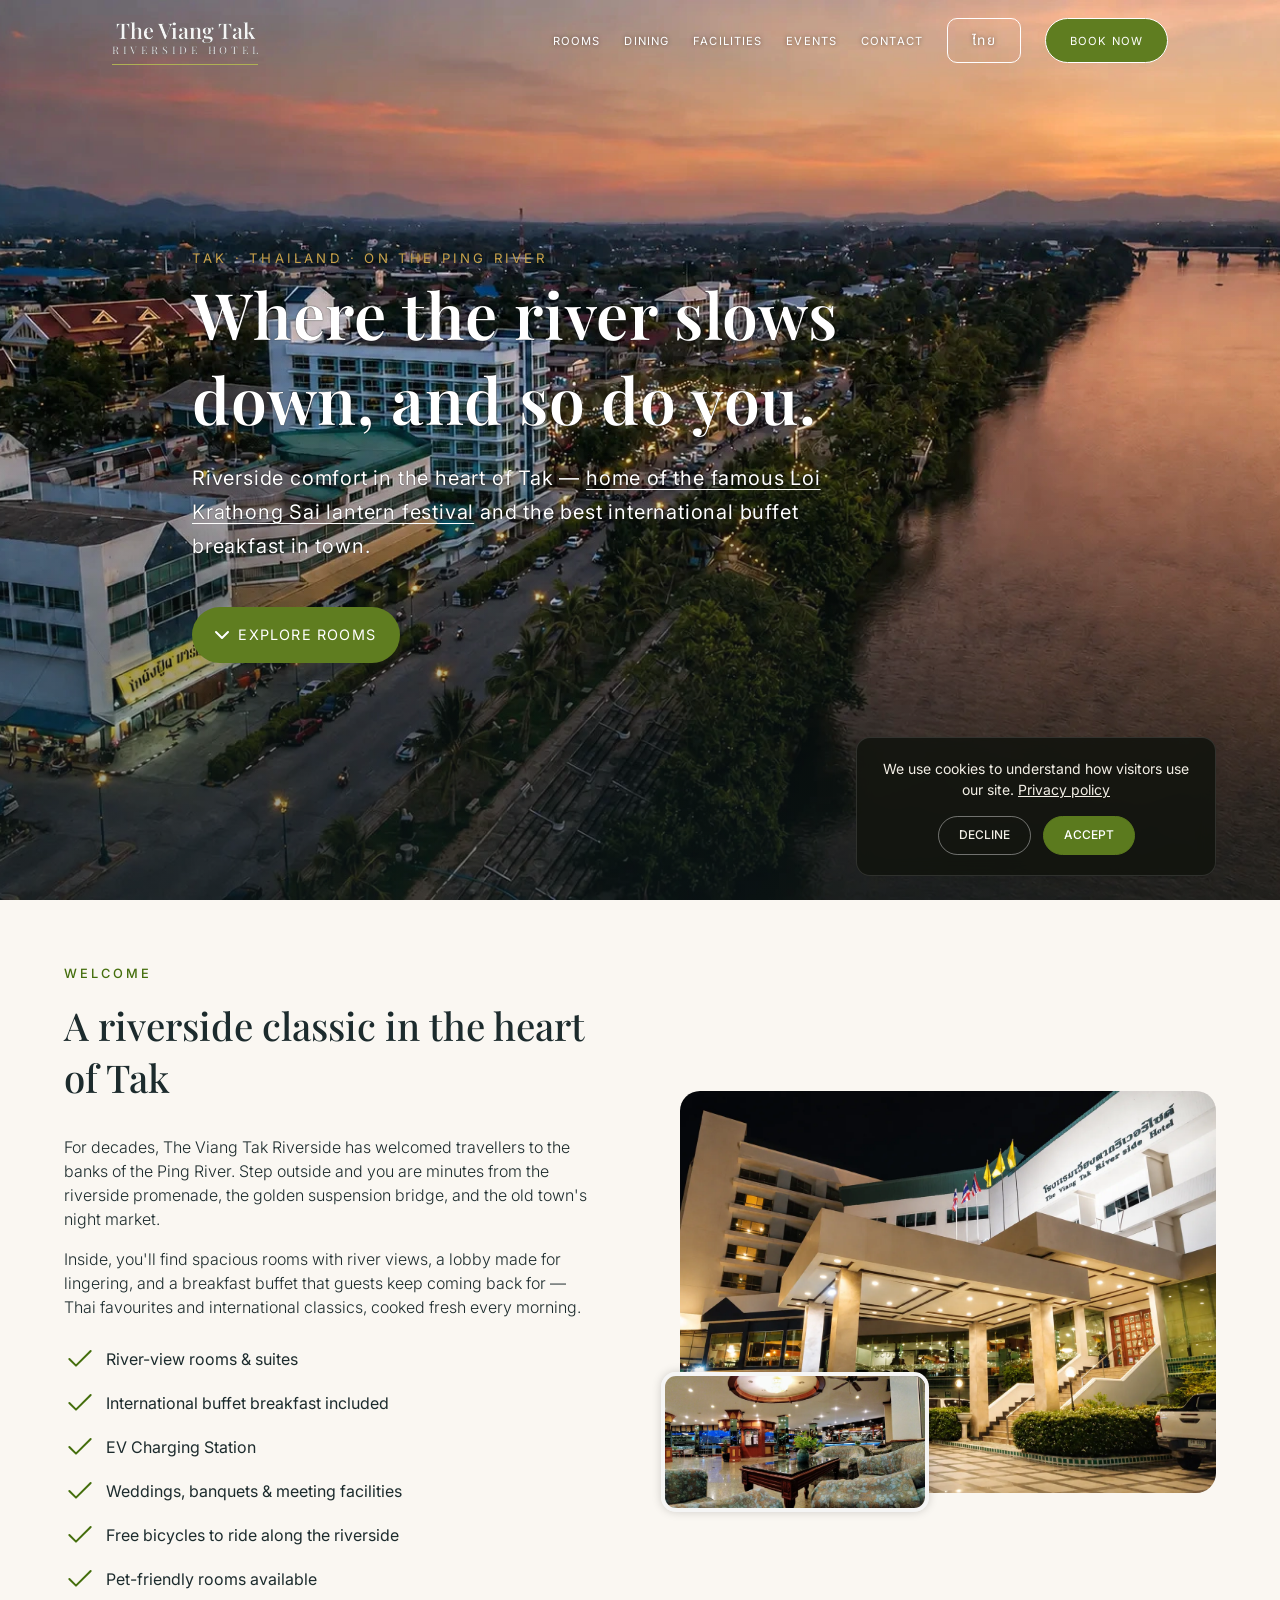
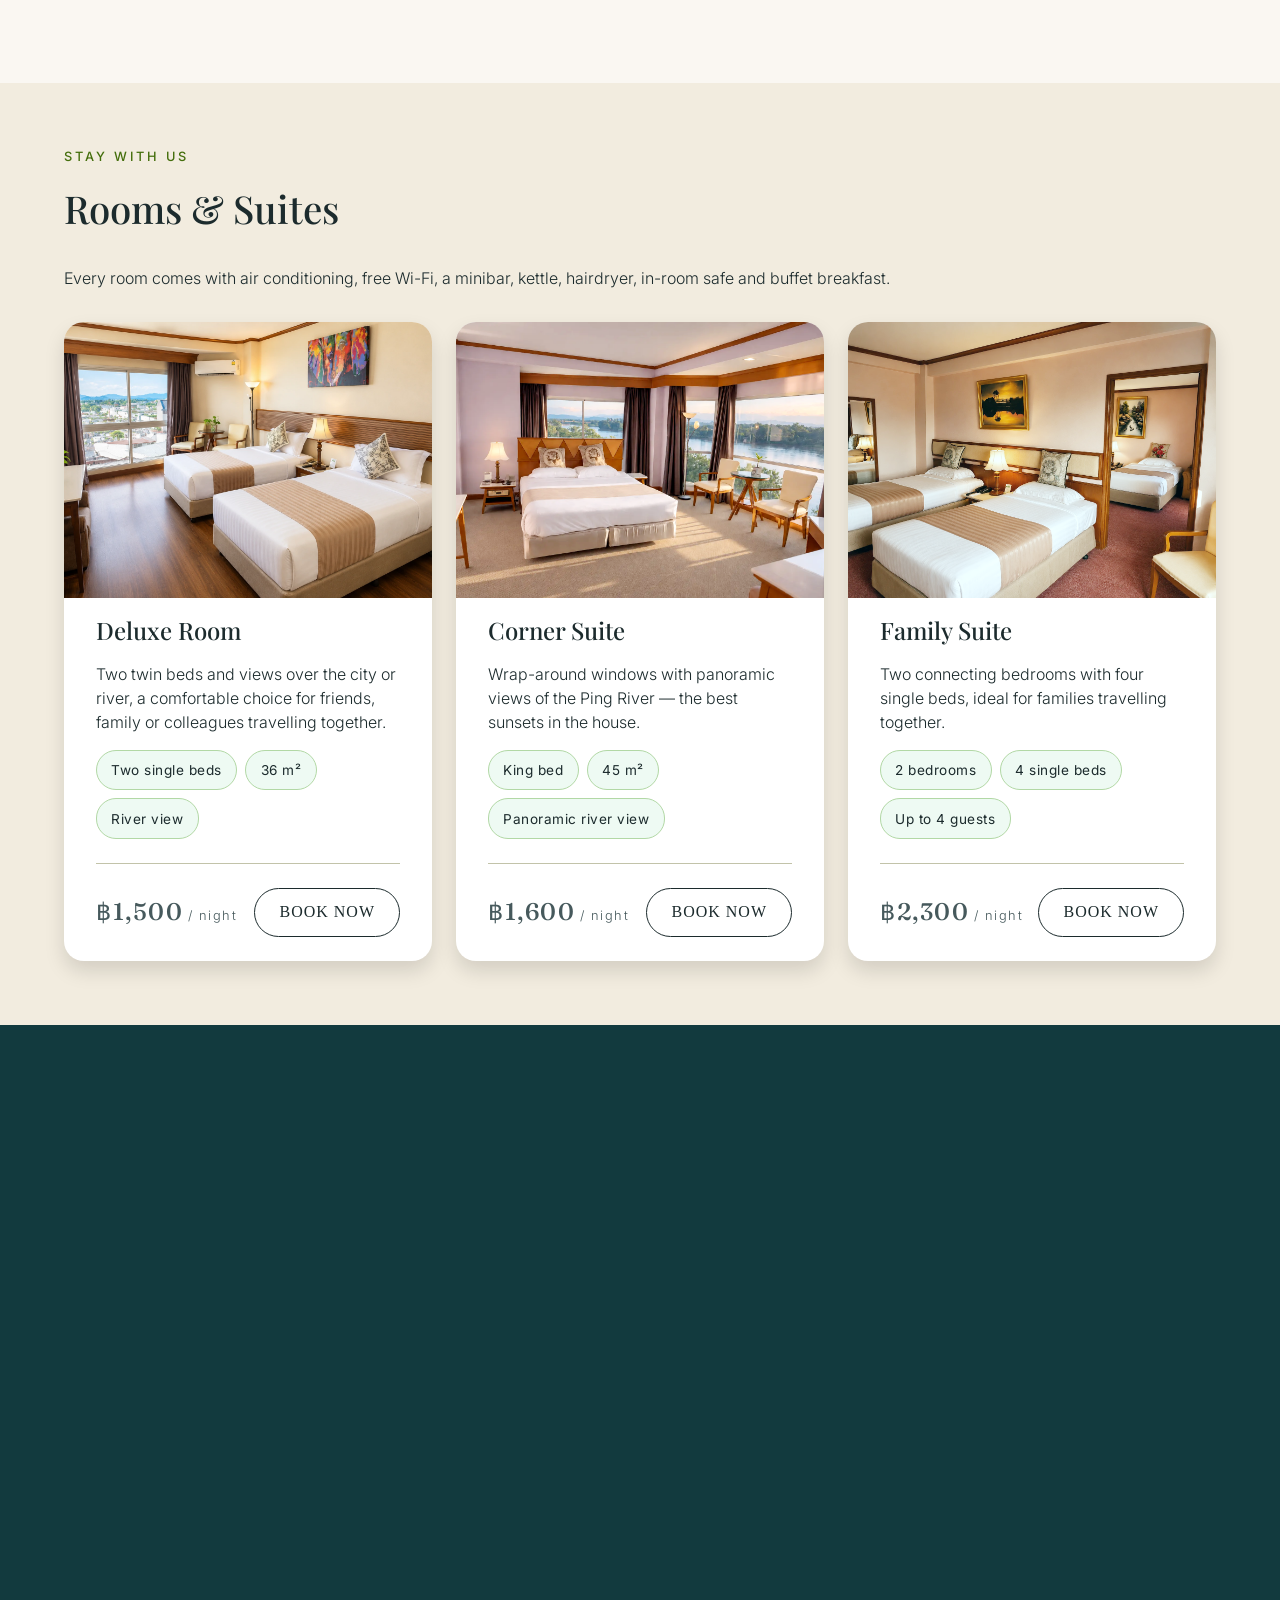
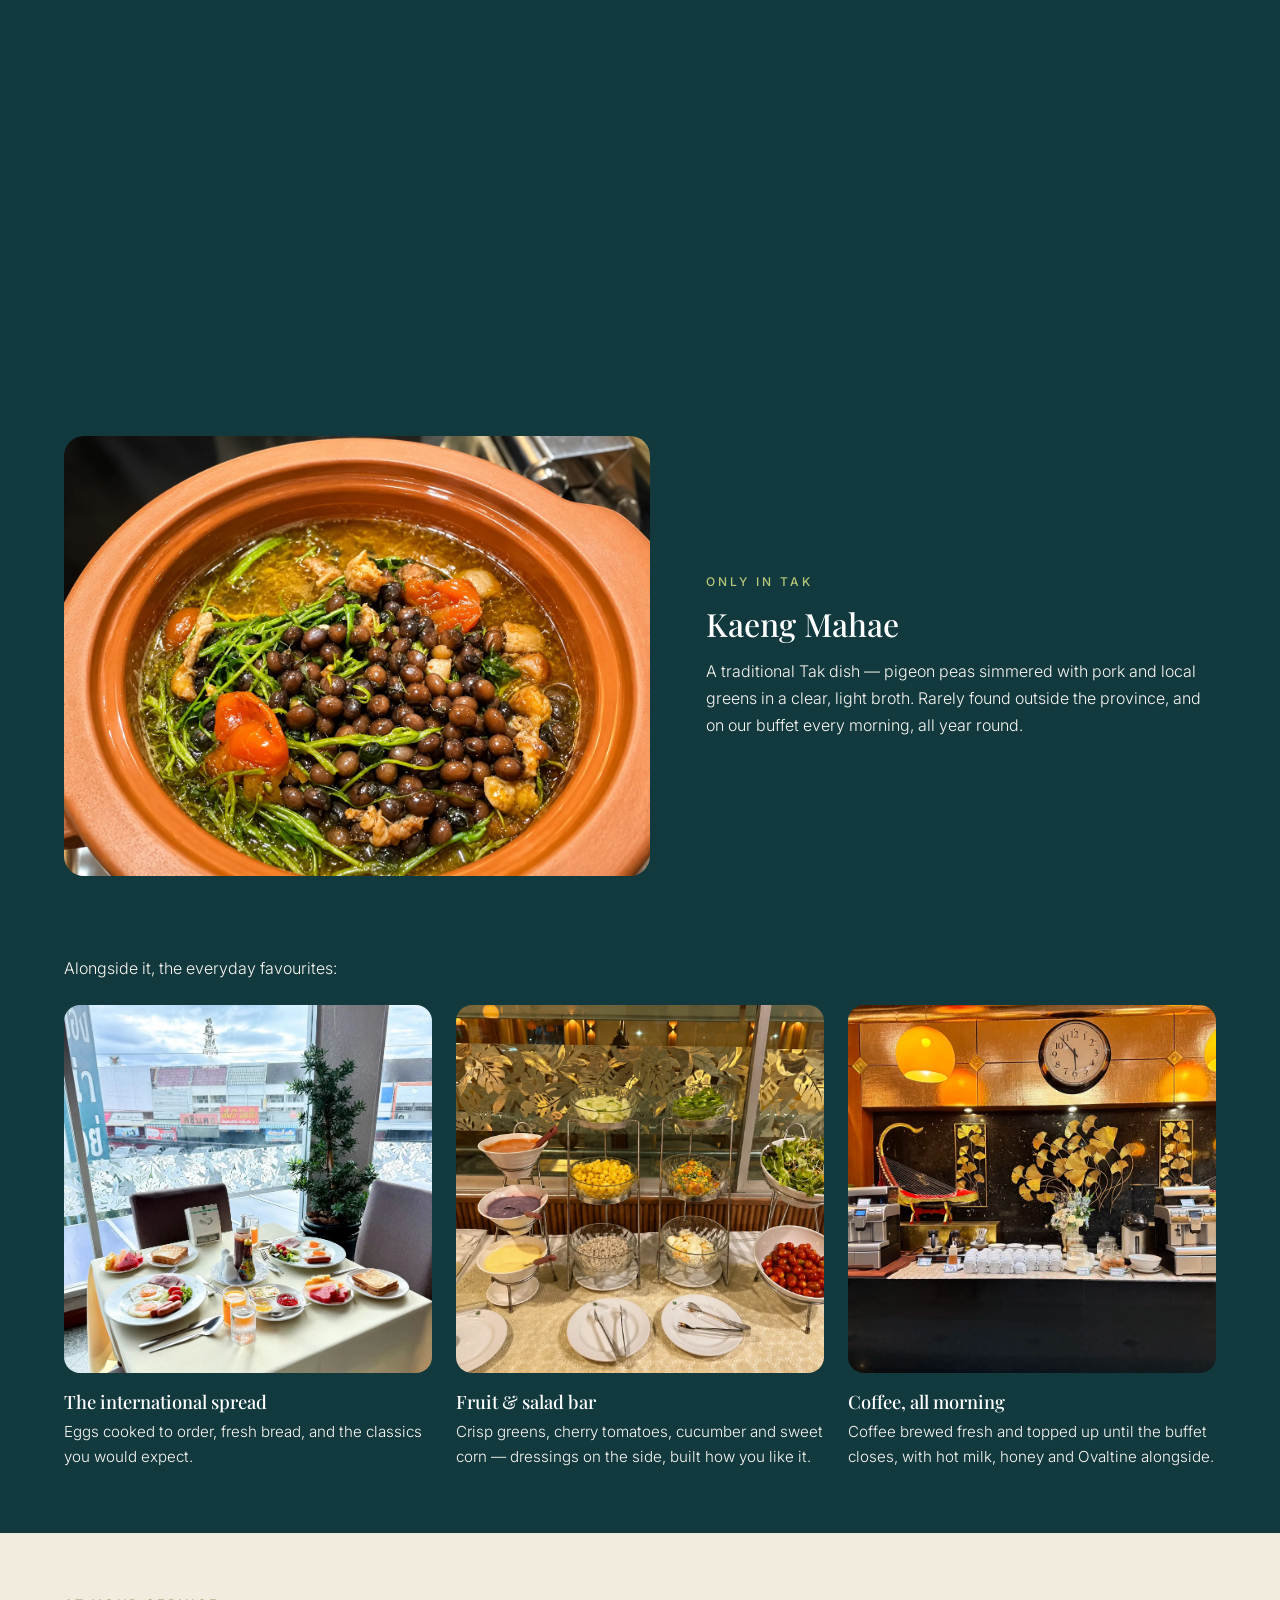
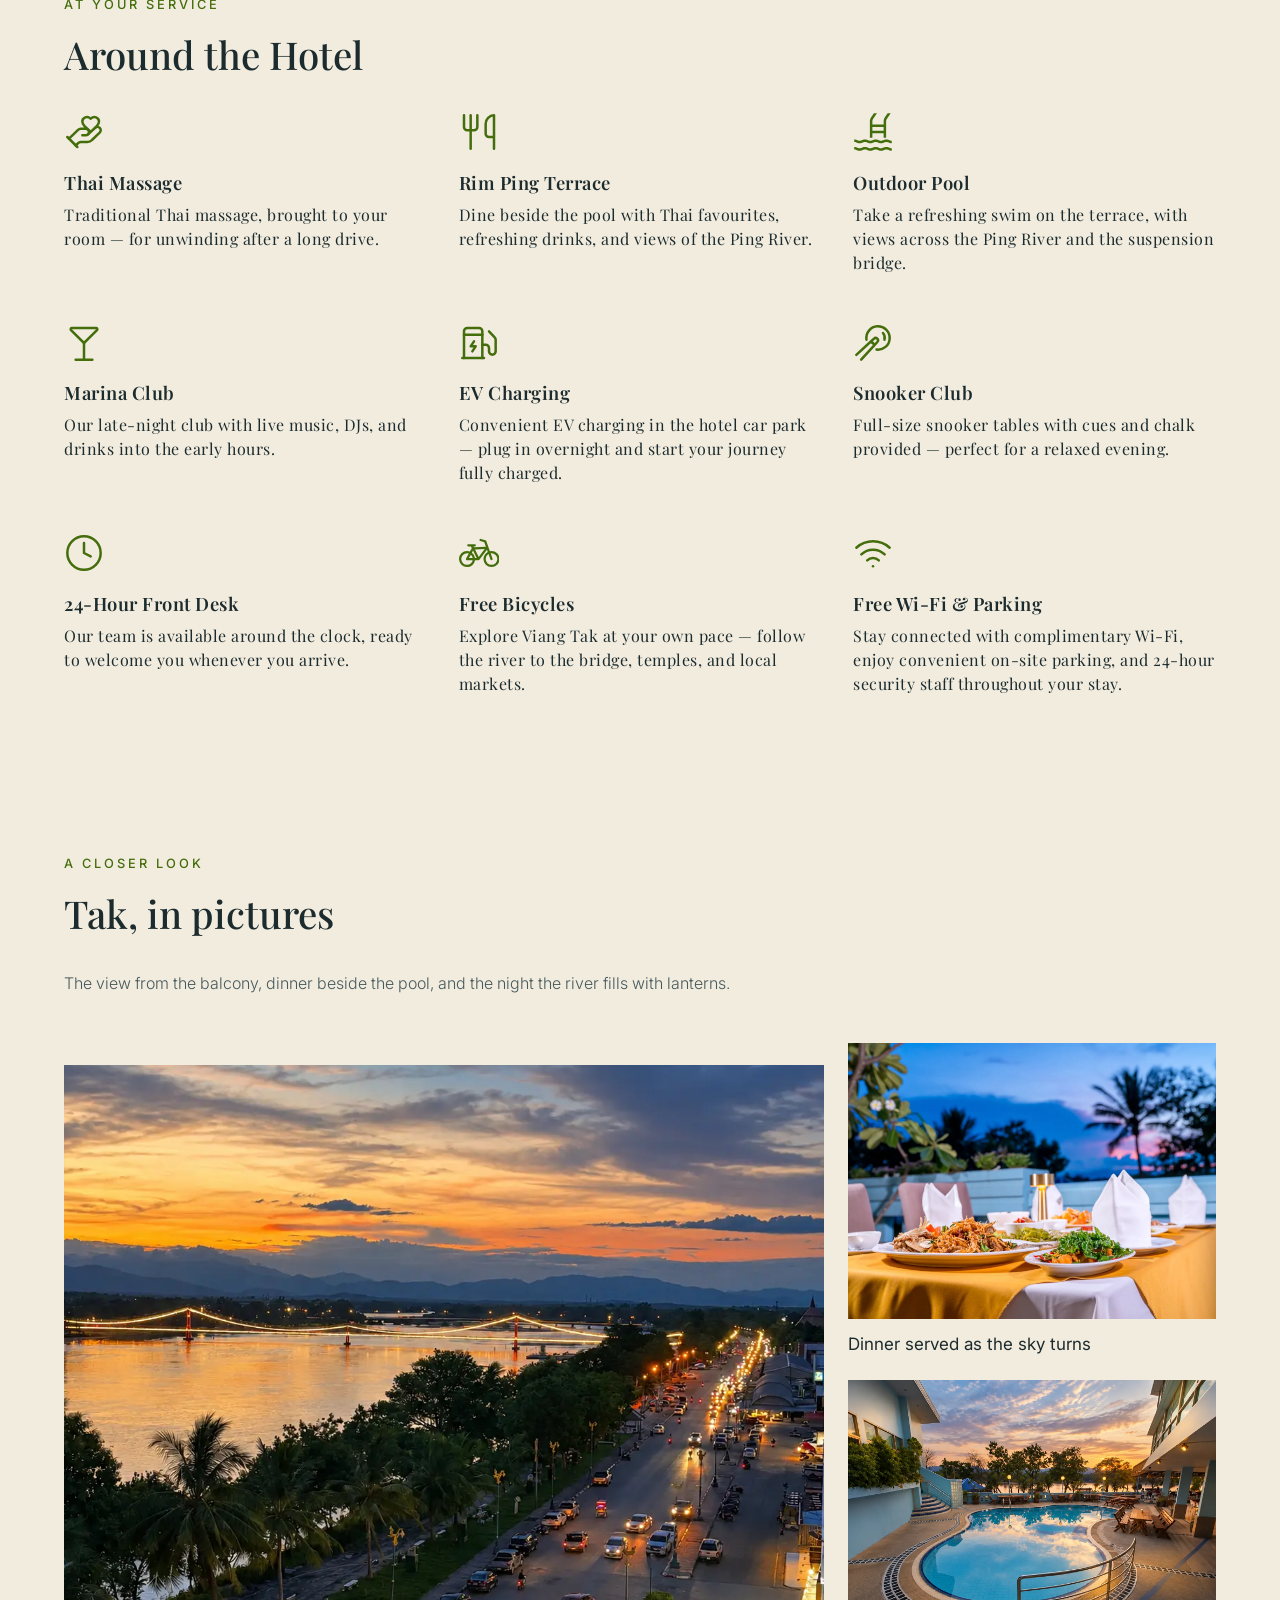
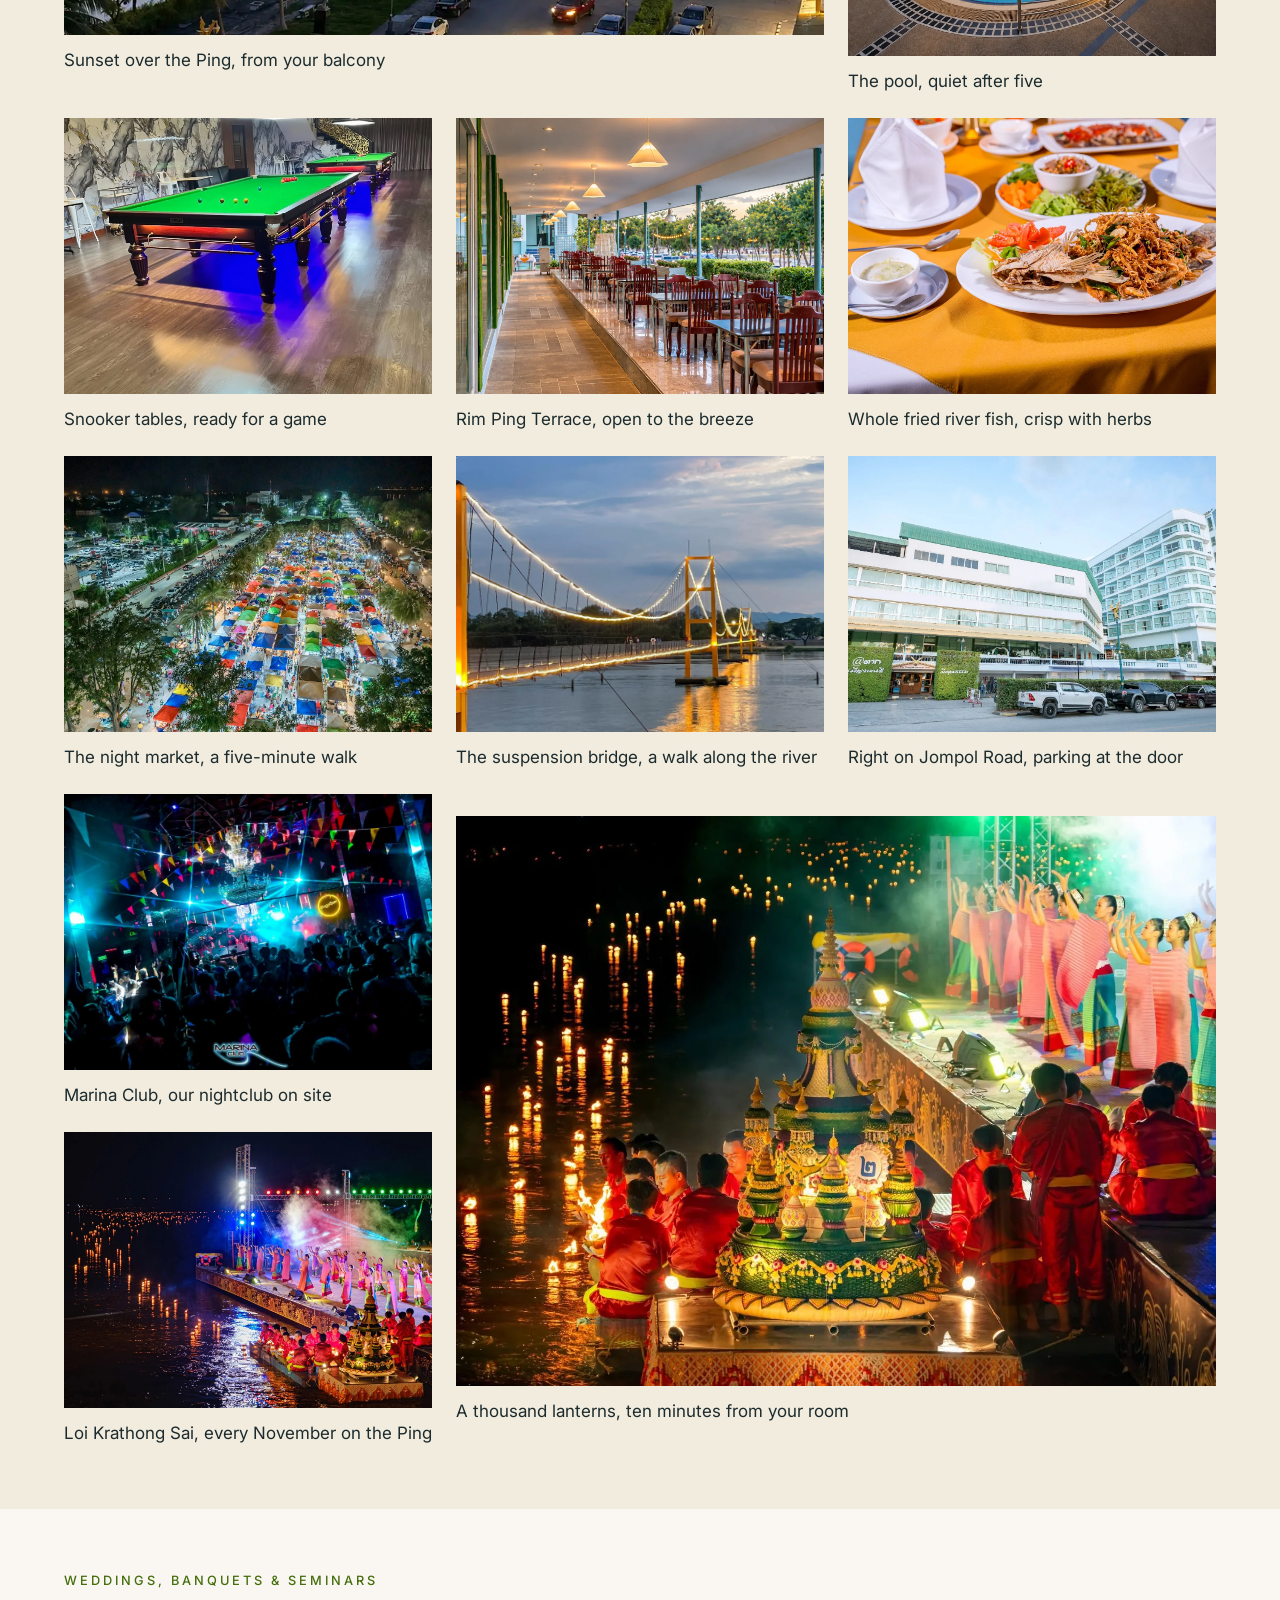
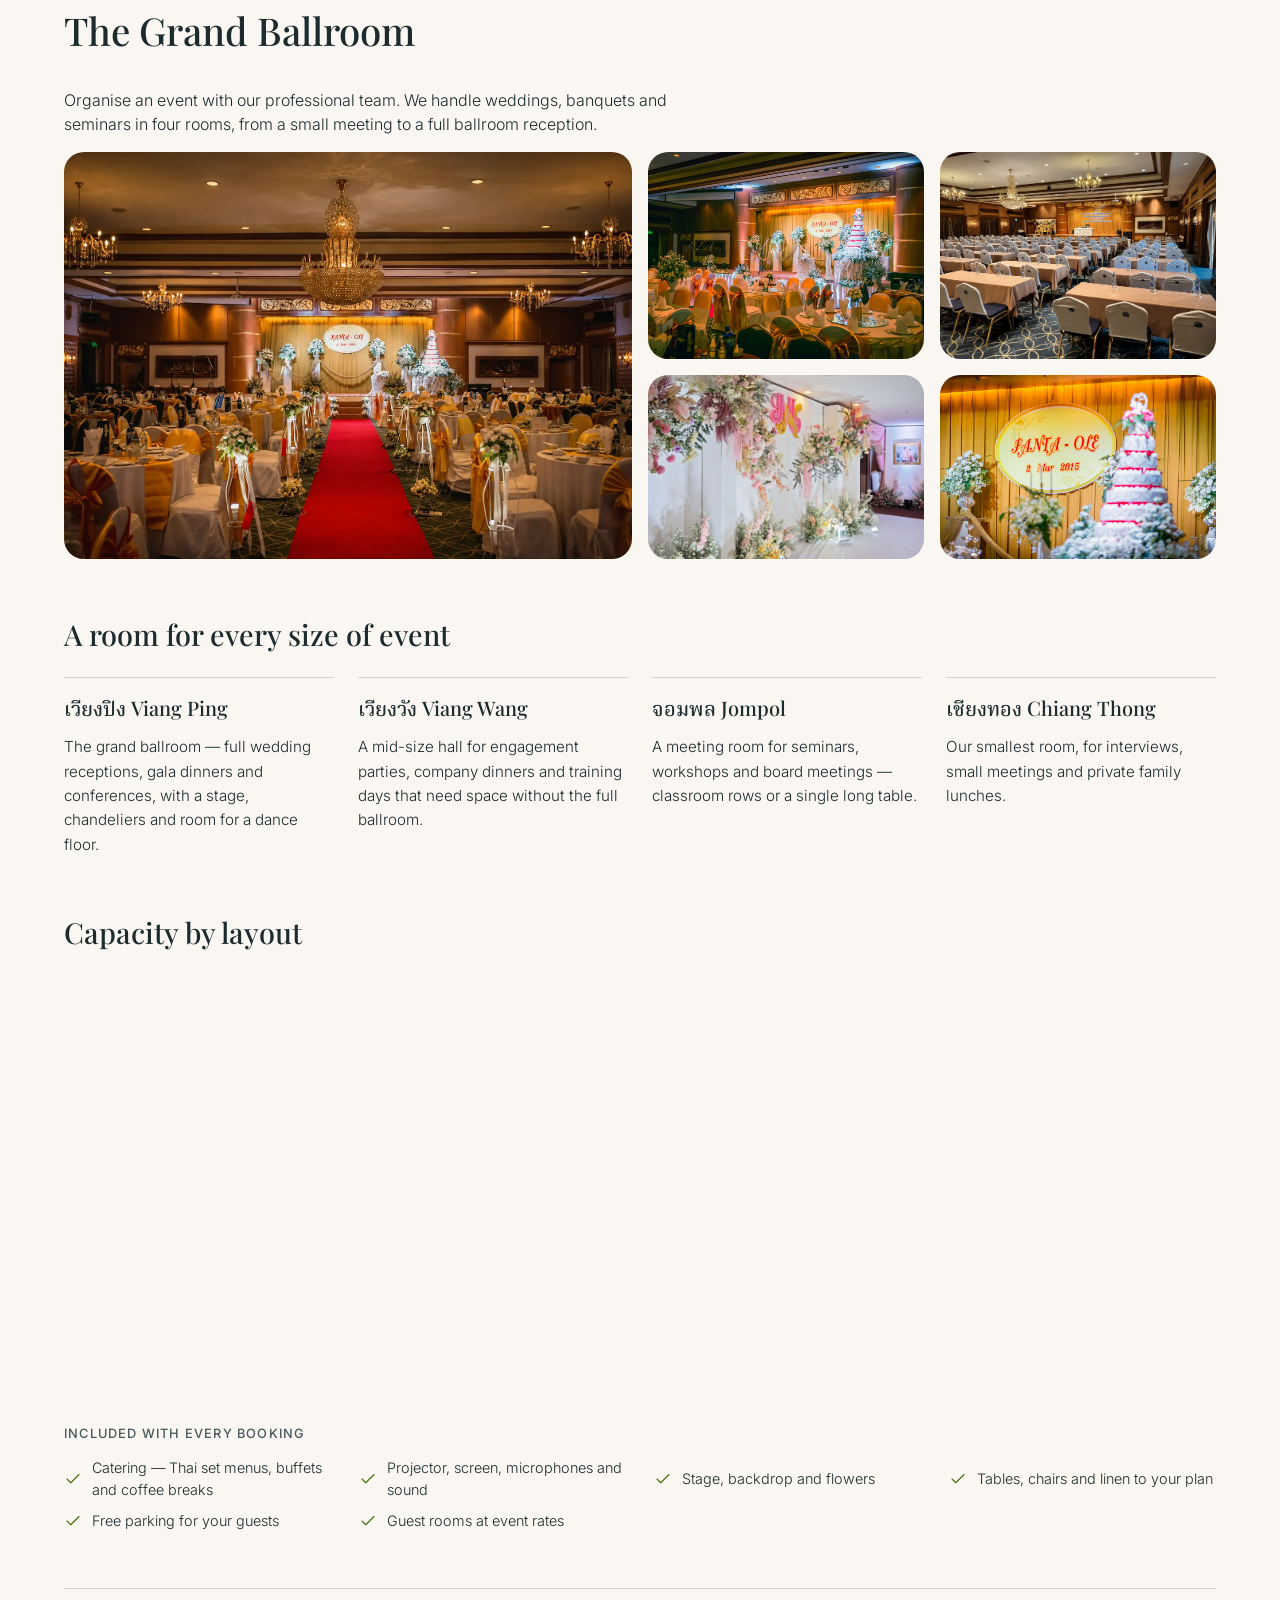
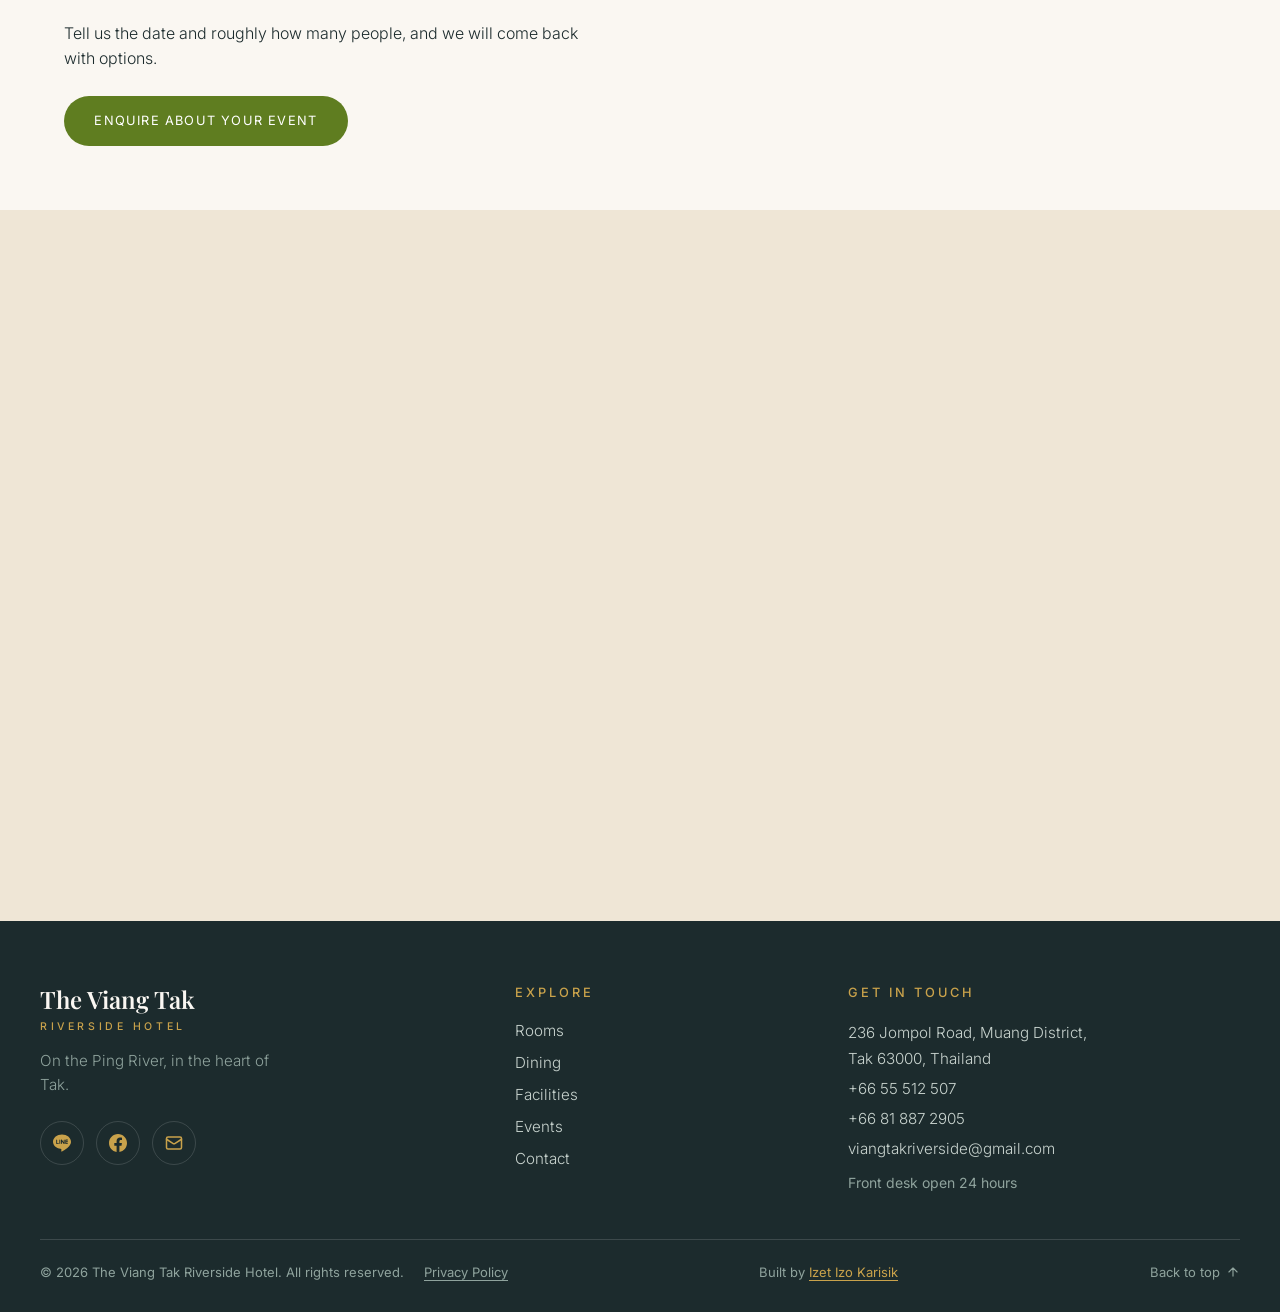
<file: index.html>
<!DOCTYPE html>
<html lang="en" translate="no">

<head>
    <meta charset="UTF-8">
    <meta name="viewport" content="width=device-width, initial-scale=1.0">
    <title>The ViangTak Riverside Hotel</title>
    <meta name="description"
        content="Stay at Viang Tak Riverside Hotel in the heart of Tak. Enjoy premium local hospitality, great facilities, and the best international breakfast buffet." />
    <meta property="og:type" content="website">
    <meta name="google" content="notranslate">
    <meta property="og:site_name" content="The Viang Tak Riverside Hotel">
    <meta property="og:title" content="The Viang Tak Riverside Hotel — Tak, Thailand">
    <meta property="og:description"
        content="Riverside comfort in the heart of Tak — home of the Loi Krathong Sai lantern festival and the best international buffet breakfast in town.">
    <meta property="og:url" content="https://viangtakriverside.com/">
    <meta property="og:image" content="https://viangtakriverside.com/assets/images/hero.jpg">
    <meta property="og:image:alt" content="The hotel and the Ping River at sunset">
    <meta property="og:locale" content="en_US">
    <meta property="og:locale:alternate" content="th_TH">
    <meta name="twitter:card" content="summary_large_image">

    <!-- This page and index-th.html are the same page in two languages.
         "canonical" says this exact URL is the one to index (not a
         duplicate), and the two "alternate hreflang" tags say where to
         find the other language, so someone searching in Thai gets
         offered the Thai page instead of this one. -->
    <link rel="canonical" href="https://viangtakriverside.com/">
    <link rel="alternate" hreflang="en" href="https://viangtakriverside.com/">
    <link rel="alternate" hreflang="th" href="https://viangtakriverside.com/index-th">
    <link rel="alternate" hreflang="x-default" href="https://viangtakriverside.com/">

    <link rel="stylesheet" href="styles.css?v=3" />
    <link rel="icon" href="assets/favicon.jpeg?v=2" type="image/jpeg">
    <script src="main.js?v=3" defer></script>
    <script src="gallery.js?v=3" defer></script>
    <script src="cookie-consent.js?v=1" defer></script>

    <!-- fonts -->
    <link rel="preconnect" href="https://fonts.googleapis.com">
    <link rel="preconnect" href="https://fonts.gstatic.com" crossorigin>
    <link
        href="https://fonts.googleapis.com/css2?family=Playfair+Display:ital,wght@0,400;0,500;0,600;0,700;1,400&family=Inter:wght@300;400;500;600&family=Fraunces:wght@400;500;600&family=Noto+Serif+Thai:wght@400;500;600;700&family=Noto+Sans+Thai:wght@300;400;500;600&display=swap"
        rel="stylesheet">
    <link rel="stylesheet" href="animation.css">
    <script>document.documentElement.classList.add('js');</script>

    <script type="application/ld+json">
    {
      "@context": "https://schema.org",
      "@type": "Hotel",
      "@id": "https://viangtakriverside.com/#hotel",
      "name": "The Viang Tak Riverside Hotel",
      "alternateName": "โรงแรมเวียงตากริเวอร์ไซด์",
      "description": "Riverside hotel in the heart of Tak, on the Ping River.",
      "url": "https://viangtakriverside.com/",
      "image": "https://viangtakriverside.com/assets/images/hero.jpg",
      "address": {
        "@type": "PostalAddress",
        "streetAddress": "236 Jompol Road",
        "addressLocality": "Muang District",
        "addressRegion": "Tak",
        "postalCode": "63000",
        "addressCountry": "TH"
      },
      "geo": {
        "@type": "GeoCoordinates",
        "latitude": 16.8723471,
        "longitude": 99.1230904
      },
      "hasMap": "https://www.google.com/maps/place/Viang+Tak+Riverside+Hotel/@16.8723522,99.1205155,17z/data=!3m1!4b1!4m9!3m8!1s0x30ddd995613bc8f5:0x1c77719d6469e158!5m2!4m1!1i2!8m2!3d16.8723471!4d99.1230904!16s%2Fg%2F1tf04t0m",
      "telephone": [
        "+66-55-512-507",
        "+66-81-887-2905"
      ],
      "email": "viangtakriverside@gmail.com",
      "availableLanguage": [
        "English",
        "Thai"
      ],
      "openingHoursSpecification": {
        "@type": "OpeningHoursSpecification",
        "dayOfWeek": [
          "Monday",
          "Tuesday",
          "Wednesday",
          "Thursday",
          "Friday",
          "Saturday",
          "Sunday"
        ],
        "opens": "00:00",
        "closes": "23:59"
      },
      "checkinTime": "14:00",
      "checkoutTime": "12:00",
      "amenityFeature": [
        { "@type": "LocationFeatureSpecification", "name": "Thai massage", "value": true },
        { "@type": "LocationFeatureSpecification", "name": "Restaurant", "value": true },
        { "@type": "LocationFeatureSpecification", "name": "Outdoor pool", "value": true },
        { "@type": "LocationFeatureSpecification", "name": "Nightclub", "value": true },
        { "@type": "LocationFeatureSpecification", "name": "EV charging station", "value": true },
        { "@type": "LocationFeatureSpecification", "name": "Snooker tables", "value": true },
        { "@type": "LocationFeatureSpecification", "name": "24-hour front desk", "value": true },
        { "@type": "LocationFeatureSpecification", "name": "Free bicycles", "value": true },
        { "@type": "LocationFeatureSpecification", "name": "Free Wi-Fi", "value": true },
        { "@type": "LocationFeatureSpecification", "name": "Free parking", "value": true },
        { "@type": "LocationFeatureSpecification", "name": "24-hour security", "value": true },
        { "@type": "LocationFeatureSpecification", "name": "Buffet breakfast", "value": true },
        { "@type": "LocationFeatureSpecification", "name": "Meeting and banquet facilities", "value": true }
      ],
      "priceRange": "฿฿",
      "sameAs": [
        "https://www.facebook.com/viangtakriversidehotel"
      ]
    }
    </script>
</head>

<body>

    <a class="skip-link" id="top" href="#main">Skip to content</a>

    <header class="hotel-header">
        <a href="index.html" class="logo">
            <span class="brand-name">The Viang Tak</span>
            <span class="sub-brand-name">Riverside Hotel</span>
        </a>

        <div class="lang-sand">
            <a class="lang-toggle before" href="index-th.html">ไทย</a>
            <button class="nav-toggle" type="button" aria-label="Open menu" aria-expanded="false"
                aria-controls="primary-nav">
                <span class="bar"></span>
                <span class="bar"></span>
                <span class="bar"></span>
            </button>
        </div>

        <nav class="primary-nav" id="primary-nav">
            <ul>
                <li><a href="#rooms">Rooms</a></li>
                <li><a href="#dining">Dining</a></li>
                <li><a href="#facilities">Facilities</a></li>
                <li><a href="#events">Events</a></li>
                <li><a href="#contact">Contact</a></li>
                <li><a class="lang-toggle after" href="index-th.html">ไทย</a></li>
                <li><a class="book-btn" href="reservation.html">Book now</a></li>
            </ul>
        </nav>
    </header>



    <main id="main">

        <section class="hero-section">
            <img class="hero-img" src="./assets/images/hero.webp" fetchpriority="high"
                alt="Aerial view of The Viang Tak Riverside Hotel on the Ping River at sunset">
            <div class="hero-overlay"></div>
            <div class="hero-text">
                <p class="hero-kicker">Tak &middot; Thailand &middot; on the Ping River</p>
                <h1>Where the river slows down, and so do you.</h1>
                <p class="hero-paragraph">Riverside comfort in the heart of Tak — <a href="loykrathong.html" target="_blank">home of the famous Loi Krathong Sai
                    lantern festival</a> and the best international buffet breakfast in town.
                </p>
                <a class="explore-btn" href="#rooms"><svg xmlns="http://www.w3.org/2000/svg" width="24" height="24"
                        viewBox="0 0 24 24" fill="none" stroke="currentColor" stroke-width="2" stroke-linecap="round"
                        stroke-linejoin="round" class="lucide lucide-chevron-down">
                        <path d="m6 9 6 6 6-6" />
                    </svg>Explore rooms</a>
            </div>
        </section>

        <section class="welcome-section">
            <div class="container">
                <div class="sub-welcome-container">
                    <div class="welcome-text-container fade-up">
                        <p class="welcome-kicker">welcome</p>
                        <h2>A riverside classic in the heart of Tak</h2>
                        <p>For decades, The Viang Tak Riverside has welcomed travellers to the banks of the Ping River.
                            Step
                            outside
                            and you are minutes from the riverside promenade, the golden suspension bridge, and the old
                            town's
                            night
                            market.
                        </p>
                        <p>
                            Inside, you'll find spacious rooms with river views, a lobby made for lingering, and a
                            breakfast
                            buffet
                            that guests keep coming back for — Thai favourites and international classics, cooked fresh
                            every
                            morning.

                        </p>

                        <ul>
                            <li>River-view rooms &amp; suites</li>
                            <li>International buffet breakfast included</li>
                            <li>EV Charging Station</li>
                            <li>Weddings, banquets &amp; meeting facilities</li>
                            <li>Free bicycles to ride along the riverside</li>
                            <li>Pet-friendly rooms available</li>
                        </ul>
                    </div>
                    <div class="welcome-img-container">
                        <img loading="lazy" class="welcome-img fade-up fade-up--still" src="./assets/images/hotel/exterior/exterior-night.webp"
                            alt="hotel entrance at night" />
                        <img loading="lazy" class="welcome-float-img fade-up fade-up--still" src="./assets/images/hotel/lobby/lobby.webp"
                            alt="A picture of hotel lobby" />
                    </div>
                </div>
            </div>

        </section>

        <section class="room-card-section" id="rooms">
            <div class="container">

                <div class="room-section-text fade-up fade-up--sm">
                    <p class="room-kicker">stay with us</p>
                    <h2>Rooms &amp; Suites</h2>
                    <p>Every room comes with air conditioning, free Wi-Fi, a minibar, kettle, hairdryer, in-room safe
                        and buffet breakfast.</p>
                </div>

                <div class="room-grid fade-up-group">
                    <article class="room-card fade-up">

                        <div class="room-photo">
                            <img loading="lazy" src="./assets/images/hotel/rooms/twin-beds-elephant-view.webp"
                                alt="A deluxe twin bed room with riverview" />
                        </div>
                        <div class="room-body">
                            <h3>Deluxe Room</h3>
                            <p>Two twin beds and views over the city or river, a comfortable choice for friends, family
                                or colleagues travelling together.
                            </p>
                            <ul>
                                <li>Two single beds</li>
                                <li>36 m²</li>
                                <li>River view</li>
                            </ul>
                            <div class="room-foot">
                                <p class="room-price">฿1,500<span>/ night</span></p>
                                <a class="room-btn" href="reservation.html?room=deluxe-room">BOOK NOW</a>
                            </div>
                        </div>

                    </article>

                    <article class="room-card fade-up">
                        <div class="room-photo">
                            <img loading="lazy" src="./assets/images/hotel/rooms/king-bed-corner-view.webp"
                                alt="A corner suite room with 180 degrees wide riverview" />
                        </div>
                        <div class="room-body">
                            <h3>Corner Suite</h3>
                            <p>Wrap-around windows with panoramic views of the Ping River — the best sunsets in the
                                house.
                            </p>
                            <ul>
                                <li>King bed</li>
                                <li>45 m²</li>
                                <li>Panoramic river view</li>
                            </ul>
                            <div class="room-foot">
                                <p class="room-price">฿1,600<span>/ night</span></p>
                                <a class="room-btn" href="reservation.html?room=corner-suite">BOOK NOW</a>
                            </div>
                        </div>

                    </article>

                    <article class="room-card fade-up">
                        <div class="room-photo">
                            <img loading="lazy" src="./assets/images/hotel/rooms/family-room.webp"
                                alt="A family suite room with 2 bed rooms" />
                        </div>
                        <div class="room-body">
                            <h3>Family Suite</h3>
                            <p>Two connecting bedrooms with four single beds, ideal for families travelling together.
                            </p>
                            <ul>
                                <li>2 bedrooms</li>
                                <li>4 single beds</li>
                                <li>Up to 4 guests</li>
                            </ul>
                            <div class="room-foot">
                                <p class="room-price">฿2,300<span>/ night</span></p>
                                <a class="room-btn" href="reservation.html?room=family-suite">BOOK NOW</a>
                            </div>
                        </div>
                    </article>

                </div>

            </div>
        </section>

        <section class="dining-section" id="dining">
            <div class="container">

                <div class="dining-text fade-up">
                    <p class="kicker">The best spread in Tak</p>
                    <h2>Breakfast Buffet</h2>
                    <p class="breakfast-paragraph">Start your day with a breakfast buffet that has something for
                        everyone.
                        Thai favourites and international classics, cooked fresh every morning.</p>
                    <p class="breakfast-time"><span>06:00 — 09:30 daily</span> &middot; International and Thai</p>
                </div>

                <figure class="dining-hero-fig fade-up">
                    <img loading="lazy" class="dining-hero" src="./assets/images/breakfast-image/buffet-line.webp"
                        alt="The breakfast room set for the morning buffet" />
                </figure>

                <article class="zag zag-feature fade-up">
                    <div class="zag-media">
                        <img loading="lazy" src="./assets/images/breakfast-image/kaeng-mahae.webp"
                            alt="Kaeng Mahae, a seasonal curry from Tak, served in a clay pot" />
                    </div>
                    <div class="zag-body">
                        <p class="zag-kicker">only in Tak</p>
                        <h3>Kaeng Mahae</h3>
                        <p>A traditional Tak dish — pigeon peas simmered with pork and local greens
                            in a clear, light broth. Rarely found outside the province, and on our
                            buffet every morning, all year round.</p>
                    </div>
                </article>

                <p class="buffet-intro fade-up">Alongside it, the everyday favourites:</p>

                <ul class="buffet-grid fade-up">
                    <li class="buffet-item">
                        <img loading="lazy" src="./assets/images/breakfast-image/american.webp"
                            alt="A plated American breakfast with eggs and pastries" />
                        <h4>The international spread</h4>
                        <p>Eggs cooked to order, fresh bread, and the classics you would expect.</p>
                    </li>
                    <li class="buffet-item">
                        <img loading="lazy" src="./assets/images/breakfast-image/salad-bar.webp"
                            alt="Salad bar with fresh local vegetables and fruit" />
                        <h4>Fruit &amp; salad bar</h4>
                        <p>Crisp greens, cherry tomatoes, cucumber and sweet corn — dressings on the side, built how you
                            like it.</p>
                    </li>
                    <li class="buffet-item">
                        <img loading="lazy" src="./assets/images/breakfast-image/coffee-cup.webp"
                            alt="A cup of freshly brewed coffee" />
                        <h4>Coffee, all morning</h4>
                        <p>Coffee brewed fresh and topped up until the buffet closes, with hot milk,
                            honey and Ovaltine alongside.</p>
                    </li>
                </ul>

            </div>
        </section>

        <section class="facilities-section" id="facilities">
            <div class="container">
                <p class="facilities-kicker fade-up">
                    at your service
                </p>
                <h2 class="fade-up">Around the Hotel</h2>
                <ul class="facilities-grid fade-up fade-up--still">
                    <li>
                        <svg xmlns="http://www.w3.org/2000/svg" width="24" height="24" viewBox="0 0 24 24" fill="none"
                            stroke="currentColor" stroke-width="2" stroke-linecap="round" stroke-linejoin="round"
                            aria-hidden="true" focusable="false" class="lucide lucide-hand-heart">
                            <path d="M11 14h2a2 2 0 0 0 0-4h-3c-.6 0-1.1.2-1.4.6L3 16" />
                            <path
                                d="m14.45 13.39 5.05-4.694C20.196 8 21 6.85 21 5.75a2.75 2.75 0 0 0-4.797-1.837.276.276 0 0 1-.406 0A2.75 2.75 0 0 0 11 5.75c0 1.2.802 2.248 1.5 2.946L16 11.95" />
                            <path d="m2 15 6 6" />
                            <path
                                d="m7 20 1.6-1.4c.3-.4.8-.6 1.4-.6h4c1.1 0 2.1-.4 2.8-1.2l4.6-4.4a1 1 0 0 0-2.75-2.91" />
                        </svg>
                        <h3>Thai Massage</h3>
                        <p>
                            Traditional Thai massage, brought to your room — for unwinding after a long drive.
                        </p>
                    </li>
                    <li>
                        <svg xmlns="http://www.w3.org/2000/svg" width="24" height="24" viewBox="0 0 24 24" fill="none"
                            stroke="currentColor" stroke-width="2" stroke-linecap="round" stroke-linejoin="round"
                            aria-hidden="true" focusable="false" class="lucide lucide-utensils">
                            <path d="M3 2v7c0 1.1.9 2 2 2h4a2 2 0 0 0 2-2V2" />
                            <path d="M7 2v20" />
                            <path d="M21 15V2a5 5 0 0 0-5 5v6c0 1.1.9 2 2 2h3Zm0 0v7" />
                        </svg>
                        <h3>Rim Ping Terrace</h3>
                        <p>
                            Dine beside the pool with Thai favourites, refreshing drinks, and views of the Ping River.
                        </p>
                    </li>
                    <li>
                        <svg xmlns="http://www.w3.org/2000/svg" width="1em" height="1em" viewBox="0 0 512 512">
                            <path d="M0 0h512v512H0z" fill="none" />
                            <path fill="currentColor"
                                d="M468.479 361.5c-9.072-4.233-20.361-9.5-41.054-9.5s-31.983 5.268-41.053 9.5c-7.782 3.631-13.928 6.5-27.523 6.5s-19.739-2.868-27.52-6.5c-9.071-4.232-20.359-9.5-41.052-9.5s-31.981 5.269-41.051 9.5c-7.781 3.631-13.926 6.5-27.519 6.5s-19.737-2.868-27.517-6.5c-9.07-4.232-20.358-9.5-41.05-9.5s-31.981 5.269-41.051 9.5c-7.781 3.631-13.926 6.5-27.519 6.5s-19.738-2.868-27.519-6.5C47.981 357.269 36.692 352 16 352v32c13.593 0 19.738 2.868 27.519 6.5c9.07 4.232 20.359 9.5 41.051 9.5s31.981-5.269 41.051-9.5c7.781-3.631 13.926-6.5 27.519-6.5s19.737 2.868 27.517 6.5c9.07 4.232 20.358 9.5 41.05 9.5s31.981-5.269 41.051-9.5c7.781-3.631 13.927-6.5 27.519-6.5s19.739 2.868 27.52 6.5c9.071 4.232 20.359 9.5 41.052 9.5s31.983-5.268 41.054-9.5c7.781-3.631 13.928-6.5 27.522-6.5s19.741 2.868 27.521 6.5c9.072 4.233 20.361 9.5 41.054 9.5v-32c-13.594 0-19.741-2.868-27.521-6.5M427.425 448c-20.693 0-31.983 5.268-41.053 9.5c-7.782 3.631-13.928 6.5-27.523 6.5s-19.739-2.868-27.52-6.5c-9.071-4.232-20.359-9.5-41.052-9.5s-31.981 5.269-41.051 9.5c-7.781 3.631-13.926 6.5-27.519 6.5s-19.737-2.868-27.517-6.5c-9.07-4.232-20.358-9.5-41.05-9.5s-31.981 5.269-41.051 9.5c-7.781 3.631-13.926 6.5-27.519 6.5s-19.738-2.868-27.519-6.5C47.981 453.269 36.692 448 16 448v32c13.593 0 19.738 2.868 27.519 6.5c9.07 4.232 20.359 9.5 41.051 9.5s31.981-5.269 41.051-9.5c7.781-3.631 13.926-6.5 27.519-6.5s19.737 2.868 27.517 6.5c9.07 4.232 20.358 9.5 41.05 9.5s31.981-5.269 41.051-9.5c7.781-3.631 13.927-6.5 27.519-6.5s19.739 2.868 27.52 6.5c9.071 4.232 20.359 9.5 41.052 9.5s31.983-5.268 41.054-9.5c7.781-3.631 13.928-6.5 27.522-6.5s19.741 2.868 27.521 6.5c9.072 4.233 20.361 9.5 41.054 9.5v-32c-13.594 0-19.741-2.868-27.521-6.5c-9.072-4.232-20.361-9.5-41.054-9.5M248 272h144v56h32V115.878a47.8 47.8 0 0 1 8.446-27.193L482.417 16h-38.834l-37.507 54.556A79.67 79.67 0 0 0 392 115.878V160H248v-44.122a47.8 47.8 0 0 1 8.446-27.193L306.417 16h-38.834l-37.507 54.556A79.67 79.67 0 0 0 216 115.878V328h32Zm0-80h144v48H248Z" />
                        </svg>

                        <h3>Outdoor Pool</h3>
                        <p>
                            Take a refreshing swim on the terrace, with views across the Ping River and the suspension bridge.
                        </p>
                    </li>
                    <li>
                        <svg xmlns="http://www.w3.org/2000/svg" width="24" height="24" viewBox="0 0 24 24" fill="none"
                            stroke="currentColor" stroke-width="2" stroke-linecap="round" stroke-linejoin="round"
                            class="lucide lucide-martini">
                            <path d="M12 12 4.207 4.207A.707.707 0 0 1 4.707 3h14.586a.707.707 0 0 1 .5 1.207z" />
                            <path d="M12 12v10" />
                            <path d="M7 22h10" />
                        </svg>
                        <h3>
                            Marina Club
                        </h3>
                        <P>
                            Our late-night club with live music, DJs, and drinks into the early hours.
                        </P>
                    </li>

                    <li>
                        <svg xmlns="http://www.w3.org/2000/svg" width="24" height="24" viewBox="0 0 24 24" fill="none"
                            stroke="currentColor" stroke-width="2" stroke-linecap="round" stroke-linejoin="round"
                            class="lucide lucide-ev-charger">
                            <path d="M14 13h2a2 2 0 0 1 2 2v2a2 2 0 0 0 4 0v-6.998a2 2 0 0 0-.59-1.42L18 5" />
                            <path d="M14 21V5a2 2 0 0 0-2-2H5a2 2 0 0 0-2 2v16" />
                            <path d="M2 21h13" />
                            <path d="M3 7h11" />
                            <path d="m9 11-2 3h3l-2 3" />
                        </svg>
                        <h3>
                            EV Charging
                        </h3>
                        <p>
                            Convenient EV charging in the hotel car park — plug in overnight and start your journey fully charged.
                        </p>
                    </li>

                    <li>
                        <svg xmlns="http://www.w3.org/2000/svg" width="1em" height="1em" viewBox="0 0 24 24">
                            <path d="M0 0h24v24H0z" fill="none" />
                            <g fill="none" stroke="currentColor" stroke-linecap="round" stroke-width="1.5">
                                <path d="M8.07 10a7 7 0 1 1 6.05 5.945" />
                                <path d="M18.868 10c.335-1.31.025-2.982-.868-4" />
                                <path stroke-linejoin="round"
                                    d="m2 19.097l8.225-7.54M4.903 22l7.702-8.401m0 0c0-1.277-.928-2.245-2.38-2.042m2.38 2.042l2.02-2.204a1.43 1.43 0 0 0-2.02-2.02l-2.38 2.182" />
                            </g>
                        </svg>

                        <h3>
                            Snooker Club
                        </h3>
                        <P>
                           Full-size snooker tables with cues and chalk provided — perfect for a relaxed evening.
                        </P>
                    </li>
                    <li>
                        <svg xmlns="http://www.w3.org/2000/svg" width="24" height="24" viewBox="0 0 24 24" fill="none"
                            stroke="currentColor" stroke-width="2" stroke-linecap="round" stroke-linejoin="round"
                            aria-hidden="true" focusable="false" class="lucide lucide-clock">
                            <circle cx="12" cy="12" r="10" />
                            <path d="M12 6v6l4 2" />
                        </svg>
                        <h3>24-Hour Front Desk</h3>
                        <p>
                            Our team is available around the clock, ready to welcome you whenever you arrive.
                        </p>
                    </li>
                    <li>
                        <svg xmlns="http://www.w3.org/2000/svg" width="1.42em" height="1em" viewBox="0 0 34 24">
                            <path d="M0 0h34v24H0z" fill="none" />
                            <path fill="currentColor"
                                d="M27.627 22.074a4.935 4.935 0 0 1-4.926-4.925a4.92 4.92 0 0 1 2.378-4.208l.022-.012l1.626 4.543c.136.376.489.64.904.64a1 1 0 0 0 .327-.06l-.007.002a.96.96 0 0 0 .578-1.233l.002.007l-1.626-4.546c.215-.035.464-.057.717-.059h.003a4.935 4.935 0 0 1 4.926 4.925v.001a4.934 4.934 0 0 1-4.923 4.926h-.001zm-10.88-6.74l-3.124-6.263l8.186-.423zm-3.124.853a6.85 6.85 0 0 0-2.639-4.487l-.017-.012l.954-1.726l3.105 6.225zm-5.145 0l1.549-2.8a4.93 4.93 0 0 1 1.651 2.768l.005.032zM6.85 22.074a4.935 4.935 0 0 1-4.926-4.925a4.935 4.935 0 0 1 4.925-4.926c.536 0 1.051.086 1.533.245l-.035-.01l-2.337 4.231a.95.95 0 0 0 .016.956l-.002-.004c.17.285.476.472.826.473h4.828c-.47 2.274-2.456 3.959-4.835 3.96zm20.78-11.775h-.008q-.73.002-1.418.147l.045-.008l-3.134-8.758a.97.97 0 0 0-.645-.599l-.007-.002l-3.84-1.048a.96.96 0 0 0-1.178.668l-.002.007a.96.96 0 0 0 .666 1.176l.007.002l3.36.916l1.39 3.873l-10.174.525l-.379-.758h1.11a.956.956 0 0 0 .959-.959V5.48a.96.96 0 0 0-.96-.96h-5.52a.96.96 0 0 0-.96.96v.001a.956.956 0 0 0 .959.959h2.258l.72 1.44l-1.593 2.88a6.7 6.7 0 0 0-2.437-.456h-.001a6.856 6.856 0 0 0-6.85 6.845v.001A6.857 6.857 0 0 0 6.846 24a6.854 6.854 0 0 0 6.768-5.851l.004-.037h2.956a.96.96 0 0 0 .763-.377l.002-.002l6.433-8.499l.666 1.862c-2.192 1.171-3.659 3.442-3.662 6.055v.001a6.856 6.856 0 0 0 6.848 6.849a6.856 6.856 0 0 0 6.848-6.848a6.856 6.856 0 0 0-6.848-6.847z" />
                        </svg>

                        <h3>Free Bicycles</h3>
                        <p>
                            Explore Viang Tak at your own pace — follow the river to the bridge, temples, and local markets.
                        </p>
                    </li>
                    <li>
                        <svg xmlns="http://www.w3.org/2000/svg" width="24" height="24" viewBox="0 0 24 24" fill="none"
                            stroke="currentColor" stroke-width="2" stroke-linecap="round" stroke-linejoin="round"
                            aria-hidden="true" focusable="false" class="lucide lucide-wifi">
                            <path d="M12 20h.01" />
                            <path d="M2 8.82a15 15 0 0 1 20 0" />
                            <path d="M5 12.859a10 10 0 0 1 14 0" />
                            <path d="M8.5 16.429a5 5 0 0 1 7 0" />
                        </svg>
                        <h3>Free Wi-Fi &amp; Parking</h3>
                        <p>
                            Stay connected with complimentary Wi-Fi, enjoy convenient on-site parking, and 24-hour security staff throughout your stay.
                        </p>
                    </li>
                </ul>
            </div>
        </section>

        <section class="gallery-section" id="gallery">
            <div class="container">

                <div class="gallery-text">
                    <p class="gallery-kicker">A closer look</p>
                    <h2>Tak, in pictures</h2>
                    <p class="gallery-intro">The view from the balcony, dinner beside the pool, and the night
                        the river fills with lanterns.</p>
                </div>

                <div class="gallery-grid fade-up fade-up--still" data-gallery="hotel">

                    <button type="button" class="gallery-tile" data-span="opener">
                        <figure>
                            <img loading="lazy" src="./assets/images/gallery/gallery-sunset-balcony.webp"
                                alt="Sunset over the Ping River, seen from a hotel room balcony">
                            <figcaption>Sunset over the Ping, from your balcony</figcaption>
                        </figure>
                    </button>

                    <button type="button" class="gallery-tile">
                        <figure>
                            <img loading="lazy" src="./assets/images/gallery/gallery-dinner-dusk.webp"
                                alt="Dinner plates on a riverside terrace table as dusk falls">
                            <figcaption>Dinner served as the sky turns</figcaption>
                        </figure>
                    </button>

                    <button type="button" class="gallery-tile">
                        <figure>
                            <img loading="lazy" src="./assets/images/gallery/gallery-pool-evening.webp"
                                alt="The hotel pool, empty and quiet in the evening">
                            <figcaption>The pool, quiet after five</figcaption>
                        </figure>
                    </button>

                    <button type="button" class="gallery-tile">
                        <figure>
                            <img loading="lazy" src="./assets/images/gallery/gallery-snooker-table.webp"
                                alt="Snooker tables in the hotel's games room">
                            <figcaption>Snooker tables, ready for a game</figcaption>
                        </figure>
                    </button>

                    <button type="button" class="gallery-tile">
                        <figure>
                            <img loading="lazy" src="./assets/images/gallery/gallery-rimping-terrace.webp"
                                alt="Rim Ping Terrace restaurant, set with tables beside the river">
                            <figcaption>Rim Ping Terrace, open to the breeze</figcaption>
                        </figure>
                    </button>

                    <button type="button" class="gallery-tile">
                        <figure>
                            <img loading="lazy" src="./assets/images/gallery/gallery-fried-fish.webp"
                                alt="A whole fried river fish, topped with crispy herbs">
                            <figcaption>Whole fried river fish, crisp with herbs</figcaption>
                        </figure>
                    </button>

                    <button type="button" class="gallery-tile">
                        <figure>
                            <img loading="lazy" src="./assets/images/gallery/gallery-night-market.webp"
                                alt="An aerial view of the riverside night market, lit up after dark">
                            <figcaption>The night market, a five-minute walk</figcaption>
                        </figure>
                    </button>

                    <button type="button" class="gallery-tile">
                        <figure>
                            <img loading="lazy" src="./assets/images/gallery/pedestrian-bridge-sunset.webp"
                                alt="A pedestrian suspension bridge over the Ping River at sunset">
                            <figcaption>The suspension bridge, a walk along the river</figcaption>
                        </figure>
                    </button>

                    <button type="button" class="gallery-tile">
                        <figure>
                            <img loading="lazy" src="./assets/images/gallery/gallery-hotel-entrance.webp"
                                alt="The hotel entrance on Jompol Road, with cars parked outside">
                            <figcaption>Right on Jompol Road, parking at the door</figcaption>
                        </figure>
                    </button>

                    <button type="button" class="gallery-tile">
                        <figure>
                            <img loading="lazy" src="./assets/images/gallery/gallery-marina-club.webp"
                                alt="Marina Club, the hotel's own nightclub, lit up and full of dancing guests">
                            <figcaption>Marina Club, our nightclub on site</figcaption>
                        </figure>
                    </button>

                    <button type="button" class="gallery-tile">
                        <figure>
                            <img loading="lazy" src="./assets/images/gallery/gallery-loikrathong-stage.webp"
                                alt="Dancers performing on a riverside stage during Loi Krathong Sai, with lanterns on the water">
                            <figcaption>Loi Krathong Sai, every November on the Ping</figcaption>
                        </figure>
                    </button>

                    <button type="button" class="gallery-tile" data-span="closer">
                        <figure>
                            <img loading="lazy" src="./assets/images/gallery/gallery-loikrathong-lanterns.webp"
                                alt="A decorated krathong float surrounded by hundreds of floating lanterns at night">
                            <figcaption>A thousand lanterns, ten minutes from your room</figcaption>
                        </figure>
                    </button>

                </div>
            </div>
        </section>

        <section class="event-section" id="events">
            <div class="container">
                <div class="event-text fade-up">
                    <p class="event-kicker">Weddings, banquets &amp; seminars</p>
                    <h2>The Grand Ballroom</h2>
                    <p class="event-intro">
                        Organise an event with our professional team. We handle weddings, banquets and seminars in four
                        rooms, from a small meeting to a full ballroom reception.
                    </p>
                </div>
                <div class="event-grid">
                    <div class="event-straight">
                        <img loading="lazy" src="./assets/images/hotel/event/wedding-straight.webp"
                            alt="The Grand Ballroom at the hotel" />
                    </div>
                    <div class="event-side">
                        <img loading="lazy" src="./assets/images/hotel/event/wedding-side.webp"
                            alt="A picture of the grand Ballroom from a side" />
                    </div>
                    <div class="seminar">
                        <img loading="lazy" src="./assets/images/hotel/event/seminar.webp"
                            alt="A seminar room set up for a meeting" />
                    </div>
                    <div class="event-white">
                        <img loading="lazy" src="./assets/images/hotel/event/wedding-white-background.webp"
                            alt="A stage background with white and pink floral decorations" />
                    </div>
                    <div class="event-close">
                        <img loading="lazy" src="./assets/images/hotel/event/wedding-back.webp"
                            alt="A close-up of the grand ballroom" />
                    </div>
                </div>

                <div class="under-img-sec">
                    <h3 class="event-subhead">A room for every size of event</h3>

                    <ul class="venue-list fade-up">
                        <li class="venue">
                            <h4><span lang="th">เวียงปิง</span> Viang Ping</h4>
                            <p>The grand ballroom — full wedding receptions, gala dinners and
                                conferences, with a stage, chandeliers and room for a dance floor.</p>
                        </li>
                        <li class="venue">
                            <h4><span lang="th">เวียงวัง</span> Viang Wang</h4>
                            <p>A mid-size hall for engagement parties, company dinners and
                                training days that need space without the full ballroom.</p>
                        </li>
                        <li class="venue">
                            <h4><span lang="th">จอมพล</span> Jompol</h4>
                            <p>A meeting room for seminars, workshops and board meetings —
                                classroom rows or a single long table.</p>
                        </li>
                        <li class="venue">
                            <h4><span lang="th">เชียงทอง</span> Chiang Thong</h4>
                            <p>Our smallest room, for interviews, small meetings and private
                                family lunches.</p>
                        </li>
                    </ul>

                    <h3 class="event-subhead">Capacity by layout</h3>

                    <!--
                        The table lives inside a scrolling box. On a narrow phone a wide
                        table would otherwise stretch the whole page and make the entire
                        site slide sideways, header and all. overflow-x on this wrapper
                        keeps that movement inside the box.
                          role="region" + aria-labelledby   give the box a name so a screen
                                                            reader announces it as its own area
                          tabindex="0"                      puts the box in the tab order, which
                                                            is what lets a keyboard scroll it
                    -->
                    <div class="capacity-wrap" role="region" aria-labelledby="capacity-caption" tabindex="0">
                        <table class="capacity-table fade-up fade-up--still">
                            <caption id="capacity-caption">
                                The most guests each room holds, depending on how we set it up.
                            </caption>

                            <thead>
                                <tr>
                                    <!--
                                        The top-left corner is empty because it is not a heading
                                        for anything, so it stays a plain td. Making it a th would
                                        have a screen reader announce an empty heading.
                                    -->
                                    <td class="capacity-corner"></td>
                                    <th scope="col">Viang Ping</th>
                                    <th scope="col">Viang Wang</th>
                                    <th scope="col">Jompol</th>
                                    <th scope="col">Chiang Thong</th>
                                </tr>
                            </thead>

                            <tbody>
                                <!--
                                    Each row opens with th scope="row". That pairing, scope="col"
                                    up in the head and scope="row" here, is what makes a screen
                                    reader read a lone number as "Viang Ping, Theatre, 400"
                                    instead of reading out a bare "400".
                                -->
                                <tr>
                                    <th scope="row">Theatre</th>
                                    <td>400</td>
                                    <td>300</td>
                                    <td>150</td>
                                    <td>50</td>
                                </tr>
                                <tr>
                                    <th scope="row">Classroom</th>
                                    <td>200</td>
                                    <td>120</td>
                                    <td>80</td>
                                    <td>40</td>
                                </tr>
                                <tr>
                                    <th scope="row">U-shape</th>
                                    <td>150</td>
                                    <td>100</td>
                                    <td>70</td>
                                    <td>30</td>
                                </tr>
                                <tr>
                                    <th scope="row">Boardroom</th>
                                    <td>100</td>
                                    <td>70</td>
                                    <td>50</td>
                                    <td>20</td>
                                </tr>
                                <tr>
                                    <th scope="row">Cocktail</th>
                                    <td>300</td>
                                    <td>200</td>
                                    <td>120</td>
                                    <td>45</td>
                                </tr>
                                <tr>
                                    <th scope="row">Buffet</th>
                                    <td>250</td>
                                    <td>150</td>
                                    <td>100</td>
                                    <td>40</td>
                                </tr>
                                <tr>
                                    <th scope="row">Gala dinner</th>
                                    <td>180</td>
                                    <td>100</td>
                                    <td>80</td>
                                    <td>30</td>
                                </tr>
                            </tbody>
                        </table>
                    </div>

                    <p class="event-includes-label">Included with every booking</p>

                    <ul class="included-list included-list--compact">
                        <li>Catering — Thai set menus, buffets and coffee breaks</li>
                        <li>Projector, screen, microphones and sound</li>
                        <li>Stage, backdrop and flowers</li>
                        <li>Tables, chairs and linen to your plan</li>
                        <li>Free parking for your guests</li>
                        <li>Guest rooms at event rates</li>
                    </ul>

                    <div class="event-cta">
                        <p>Tell us the date and roughly how many people, and we will come back
                            with options.</p>
                        <a class="event-btn" href="#contact">Enquire about your event</a>
                    </div>
                </div>
            </div>
        </section>

        <section class="contact-section" id="contact">
            <div class="container">
                <div class="contact-grid fade-up">
                    <div class="contact-detail">
                        <p class="contact-kicker">Find us</p>
                        <h2>Contact &amp; Location</h2>
                        <ul>
                            <li>
                                <p class="sub-contact-kicker">Address</p>
                                <p class="sub-contact-detail">
                                    236 Jompol Road, Muang District,
                                    Tak 63000, Thailand
                                </p>
                            </li>
                            <li>
                                <p class="sub-contact-kicker">Phone</p>
                                <p class="sub-contact-detail">
                                    <a href="tel:+6655512507">+66 55 512 507</a> &middot;
                                    <a href="tel:+66818872905">+66 81 887 2905</a>
                                </p>
                            </li>
                            <li>
                                <p class="sub-contact-kicker">Email</p>
                                <p class="sub-contact-detail">
                                    <a href="mailto:viangtakriverside@gmail.com">viangtakriverside@gmail.com</a>
                                </p>
                            </li>
                            <li>
                                <p class="sub-contact-kicker">Message us</p>
                                <div class="channel-buttons">

                                    <button class="btn-channel btn-line js-line-qr" type="button"
                                        aria-haspopup="dialog">
                                        <svg viewBox="0 0 24 24" fill="currentColor" aria-hidden="true"
                                            focusable="false">
                                            <path
                                                d="M24 10.3C24 5 18.6.7 12 .7S0 5 0 10.3c0 4.8 4.3 8.8 10 9.5.4.1.9.3 1.1.6.2.3.1.7.1 1l-.2 1.1c0 .3-.2 1.3 1 .7 1.3-.5 7-4.1 9.5-7 1.7-1.9 2.5-3.8 2.5-5.9zM7.3 13.4H4.9a.6.6 0 0 1-.6-.6V8a.6.6 0 0 1 1.2 0v4.2h1.8a.6.6 0 0 1 0 1.2zm2.4-.6a.6.6 0 0 1-1.2 0V8a.6.6 0 0 1 1.2 0zm5.8 0a.6.6 0 0 1-.4.6h-.2a.6.6 0 0 1-.5-.2l-2.5-3.3v2.9a.6.6 0 0 1-1.2 0V8a.6.6 0 0 1 .4-.6h.2c.2 0 .4.1.5.2l2.5 3.4V8a.6.6 0 0 1 1.2 0zm3.9-3a.6.6 0 0 1 0 1.2h-1.8v1.2h1.8a.6.6 0 0 1 0 1.2h-2.4a.6.6 0 0 1-.6-.6V8a.6.6 0 0 1 .6-.6h2.4a.6.6 0 0 1 0 1.2h-1.8v1.2z" />
                                        </svg>
                                        LINE
                                    </button>

                                    <a class="btn-channel btn-facebook"
                                        href="https://www.facebook.com/viangtakriversidehotel" target="_blank"
                                        rel="noopener">
                                        <svg viewBox="0 0 24 24" fill="currentColor" aria-hidden="true"
                                            focusable="false">
                                            <path
                                                d="M24 12.07C24 5.4 18.63 0 12 0S0 5.4 0 12.07C0 18.1 4.39 23.1 10.13 24v-8.44H7.08v-3.49h3.05V9.41c0-3.02 1.79-4.69 4.53-4.69 1.31 0 2.68.24 2.68.24v2.97h-1.51c-1.49 0-1.96.93-1.96 1.89v2.25h3.33l-.53 3.49h-2.8V24C19.61 23.1 24 18.1 24 12.07z" />
                                        </svg>
                                        Facebook
                                    </a>

                                </div>
                            </li>
                            <li>
                                <p class="sub-contact-kicker">Front desk</p>
                                <p class="sub-contact-detail">
                                    Open 24 hours &middot; English and Thai spoken
                                </p>
                            </li>
                        </ul>

                        <a class="google-map-btn"
                            href="https://www.google.com/maps/place/Viang+Tak+Riverside+Hotel/@16.8723522,99.1205155,17z/data=!3m1!4b1!4m9!3m8!1s0x30ddd995613bc8f5:0x1c77719d6469e158!5m2!4m1!1i2!8m2!3d16.8723471!4d99.1230904!16s%2Fg%2F1tf04t0m"
                            target="_blank" rel="noopener">
                            <svg xmlns="http://www.w3.org/2000/svg" width="24" height="24" viewBox="0 0 24 24"
                                fill="none" stroke="currentColor" stroke-width="2" stroke-linecap="round"
                                stroke-linejoin="round" aria-hidden="true" focusable="false"
                                class="lucide lucide-map-pin">
                                <path
                                    d="M20 10c0 4.993-5.539 10.193-7.399 11.799a1 1 0 0 1-1.202 0C9.539 20.193 4 14.993 4 10a8 8 0 0 1 16 0" />
                                <circle cx="12" cy="10" r="3" />
                            </svg>
                            Open in Google Maps
                        </a>
                    </div>

                    <div class="google-map">
                        <iframe
                            src="https://www.google.com/maps/embed?pb=!1m18!1m12!1m3!1d3818.071601467694!2d99.12051547492187!3d16.872352217438426!2m3!1f0!2f0!3f0!3m2!1i1024!2i768!4f13.1!3m3!1m2!1s0x30ddd995613bc8f5%3A0x1c77719d6469e158!2sViang%20Tak%20Riverside%20Hotel!5e0!3m2!1sen!2sth!4v1788681970036!5m2!1sen!2sth"
                            title="Map showing The Viang Tak Riverside Hotel, Jompol Road, Tak" width="600"
                            height="450" loading="lazy" referrerpolicy="no-referrer-when-downgrade" allowfullscreen>
                        </iframe>
                    </div>
                </div>
            </div>
        </section>
    </main>


    <footer class="site-footer">
        <div class="footer-inner">

            <div class="footer-brand">
                <p class="footer-wordmark">The Viang Tak</p>
                <p class="footer-wordmark-sub">Riverside Hotel</p>
                <p class="footer-tagline">On the Ping River, in the heart of Tak.</p>

                <ul class="footer-social">
                    <li>
                        <button class="js-line-qr" type="button" aria-haspopup="dialog"
                            aria-label="Show the LINE QR code">
                            <svg viewBox="0 0 24 24" fill="currentColor" aria-hidden="true" focusable="false">
                                <path
                                    d="M24 10.3C24 5 18.6.7 12 .7S0 5 0 10.3c0 4.8 4.3 8.8 10 9.5.4.1.9.3 1.1.6.2.3.1.7.1 1l-.2 1.1c0 .3-.2 1.3 1 .7 1.3-.5 7-4.1 9.5-7 1.7-1.9 2.5-3.8 2.5-5.9zM7.3 13.4H4.9a.6.6 0 0 1-.6-.6V8a.6.6 0 0 1 1.2 0v4.2h1.8a.6.6 0 0 1 0 1.2zm2.4-.6a.6.6 0 0 1-1.2 0V8a.6.6 0 0 1 1.2 0zm5.8 0a.6.6 0 0 1-.4.6h-.2a.6.6 0 0 1-.5-.2l-2.5-3.3v2.9a.6.6 0 0 1-1.2 0V8a.6.6 0 0 1 .4-.6h.2c.2 0 .4.1.5.2l2.5 3.4V8a.6.6 0 0 1 1.2 0zm3.9-3a.6.6 0 0 1 0 1.2h-1.8v1.2h1.8a.6.6 0 0 1 0 1.2h-2.4a.6.6 0 0 1-.6-.6V8a.6.6 0 0 1 .6-.6h2.4a.6.6 0 0 1 0 1.2h-1.8v1.2z" />
                            </svg>
                        </button>
                    </li>
                    <li>
                        <a href="https://www.facebook.com/viangtakriversidehotel" target="_blank" rel="noopener"
                            aria-label="The Viang Tak Riverside Hotel on Facebook">
                            <svg viewBox="0 0 24 24" fill="currentColor" aria-hidden="true" focusable="false">
                                <path
                                    d="M24 12.07C24 5.4 18.63 0 12 0S0 5.4 0 12.07C0 18.1 4.39 23.1 10.13 24v-8.44H7.08v-3.49h3.05V9.41c0-3.02 1.79-4.69 4.53-4.69 1.31 0 2.68.24 2.68.24v2.97h-1.51c-1.49 0-1.96.93-1.96 1.89v2.25h3.33l-.53 3.49h-2.8V24C19.61 23.1 24 18.1 24 12.07z" />
                            </svg>
                        </a>
                    </li>
                    <li>
                        <a href="mailto:viangtakriverside@gmail.com" aria-label="Email the hotel">
                            <svg viewBox="0 0 24 24" fill="none" stroke="currentColor" stroke-width="2"
                                stroke-linecap="round" stroke-linejoin="round" aria-hidden="true" focusable="false">
                                <rect x="2" y="4" width="20" height="16" rx="2" />
                                <path d="m22 7-8.97 5.7a1.94 1.94 0 0 1-2.06 0L2 7" />
                            </svg>
                        </a>
                    </li>
                </ul>
            </div>

            <nav class="footer-nav" aria-label="Footer">
                <h2 class="footer-heading">Explore</h2>
                <ul>
                    <li><a href="#rooms">Rooms</a></li>
                    <li><a href="#dining">Dining</a></li>
                    <li><a href="#facilities">Facilities</a></li>
                    <li><a href="#events">Events</a></li>
                    <li><a href="#contact">Contact</a></li>
                </ul>
            </nav>

            <div class="footer-contact">
                <h2 class="footer-heading">Get in touch</h2>
                <address>
                    236 Jompol Road, Muang District,<br>
                    Tak 63000, Thailand
                    <a href="tel:+6655512507">+66 55 512 507</a>
                    <a href="tel:+66818872905">+66 81 887 2905</a>
                    <a href="mailto:viangtakriverside@gmail.com">viangtakriverside@gmail.com</a>
                </address>
                <p class="footer-note">Front desk open 24 hours</p>
            </div>

        </div>

        <div class="footer-bottom">
            <p class="footer-copyright">&copy; 2026 The Viang Tak Riverside Hotel. All rights reserved. <a href="privacy.html" class="footer-privacy">Privacy Policy</a></p>
            <p class="footer-credit">
                Built by <a href="https://github.com/IzetIzoKarisik" target="_blank" rel="noopener">Izet Izo
                    Karisik</a>
            </p>
            <a class="footer-top" href="#top">
                Back to top
                <svg viewBox="0 0 24 24" fill="none" stroke="currentColor" stroke-width="2" stroke-linecap="round"
                    stroke-linejoin="round" aria-hidden="true" focusable="false">
                    <path d="M12 19V5M5 12l7-7 7 7" />
                </svg>
            </a>
        </div>
    </footer>


    <dialog id="line-modal" aria-labelledby="line-modal-title">
        <h2 id="line-modal-title">Message us on LINE</h2>
        <img src="./assets/images/line-qr.png" alt="LINE QR code for The Viang Tak Riverside Hotel" width="220"
            height="220">
        <p>Scan with your LINE app to message the front desk.</p>
        <button class="modal-close" type="button">Close</button>
    </dialog>

    <dialog class="gallery-modal" id="gallery-modal" aria-labelledby="gallery-modal-caption">
        <button class="gallery-modal-close" type="button" aria-label="Close">&times;</button>
        <button class="gallery-modal-prev" type="button" aria-label="Previous photo">&lsaquo;</button>
        <img id="gallery-modal-img" alt="">
        <button class="gallery-modal-next" type="button" aria-label="Next photo">&rsaquo;</button>
        <p class="gallery-modal-caption" id="gallery-modal-caption"></p>
    </dialog>


    <script src="fade-up.js"></script>
</body>

</html>
</file>
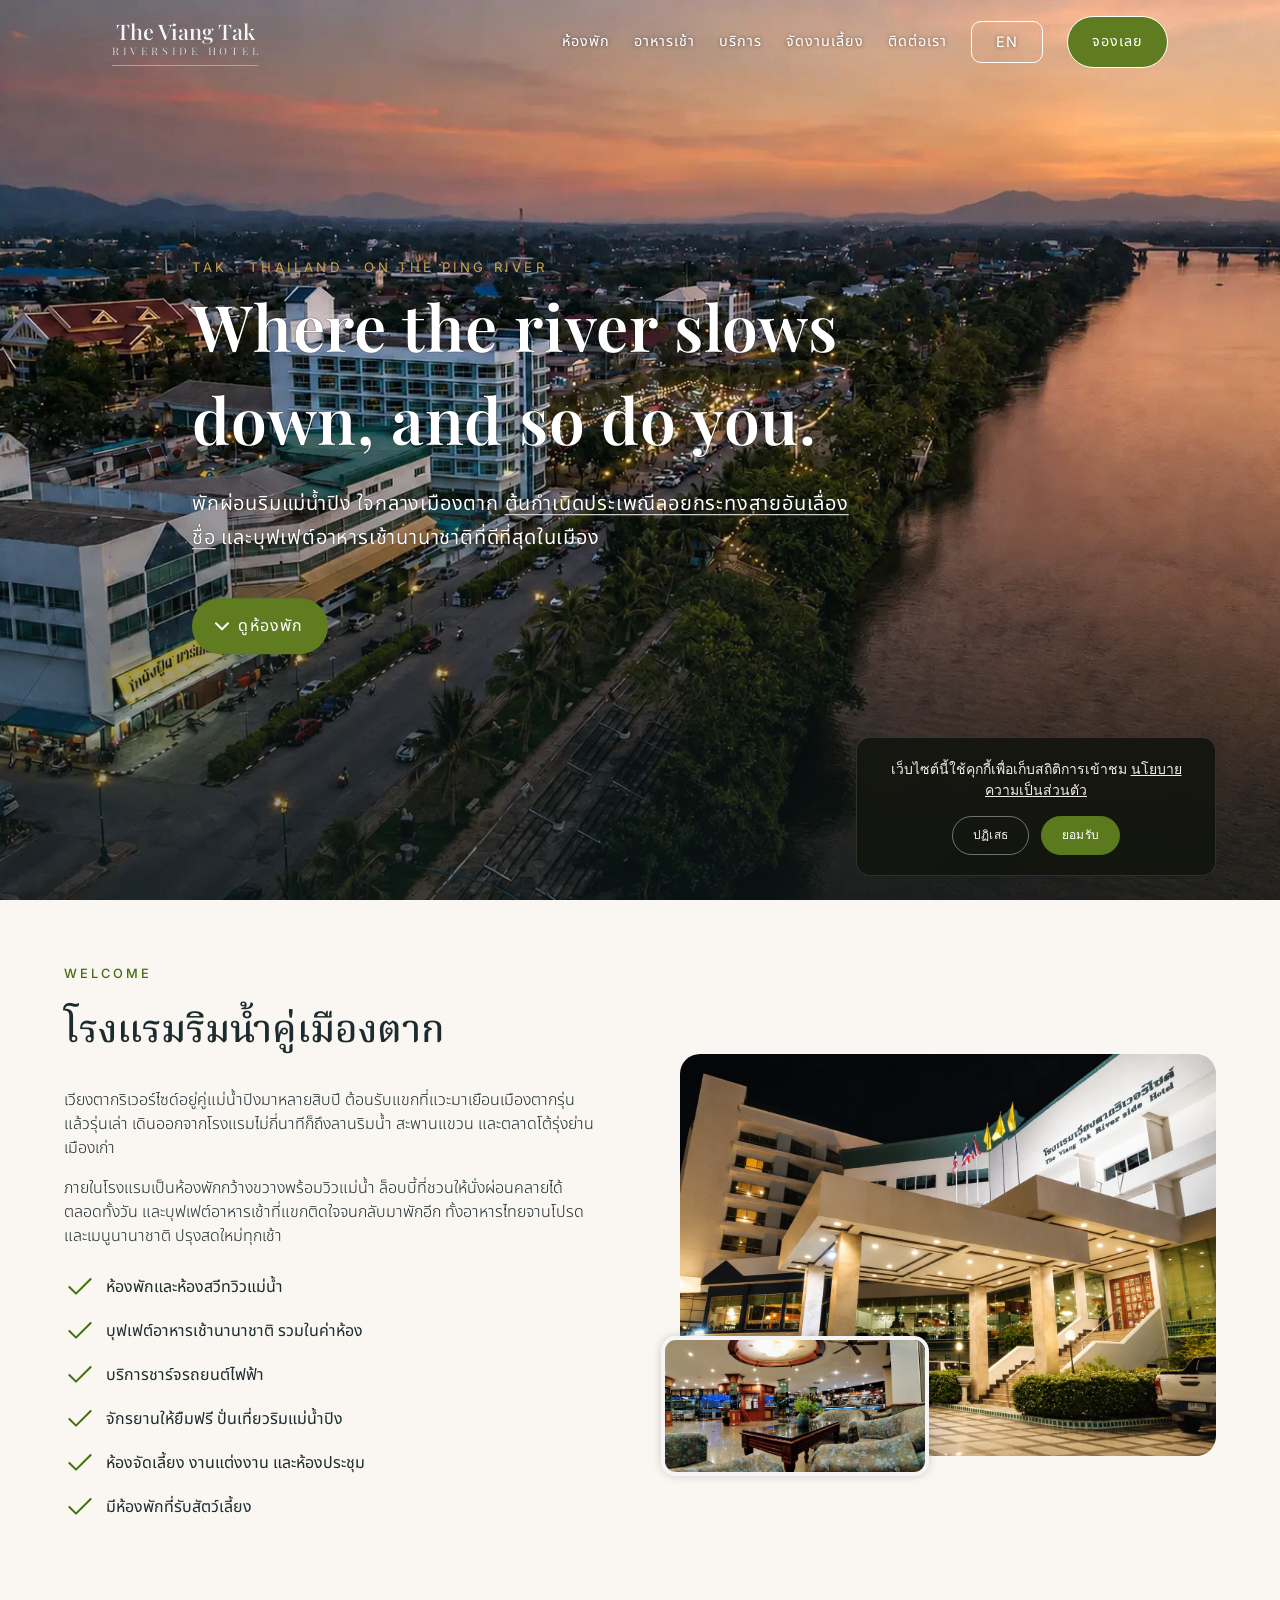
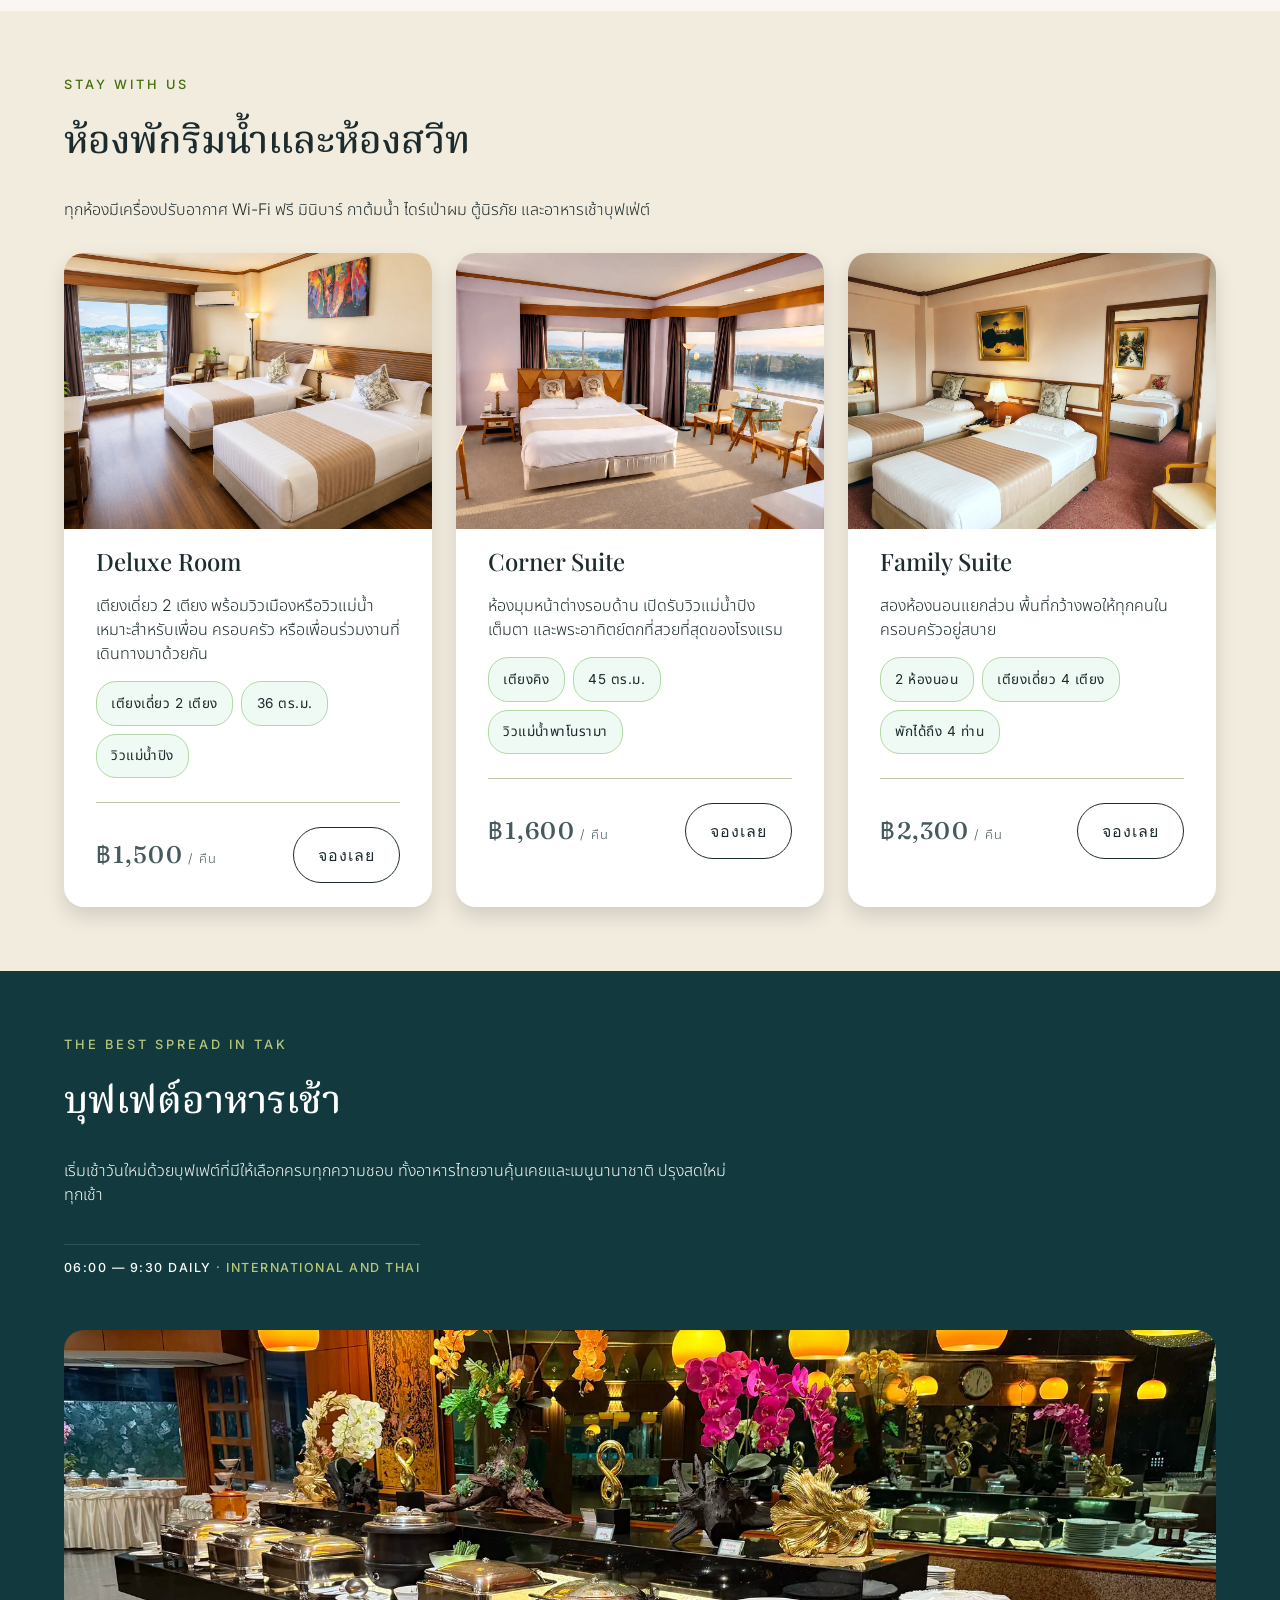
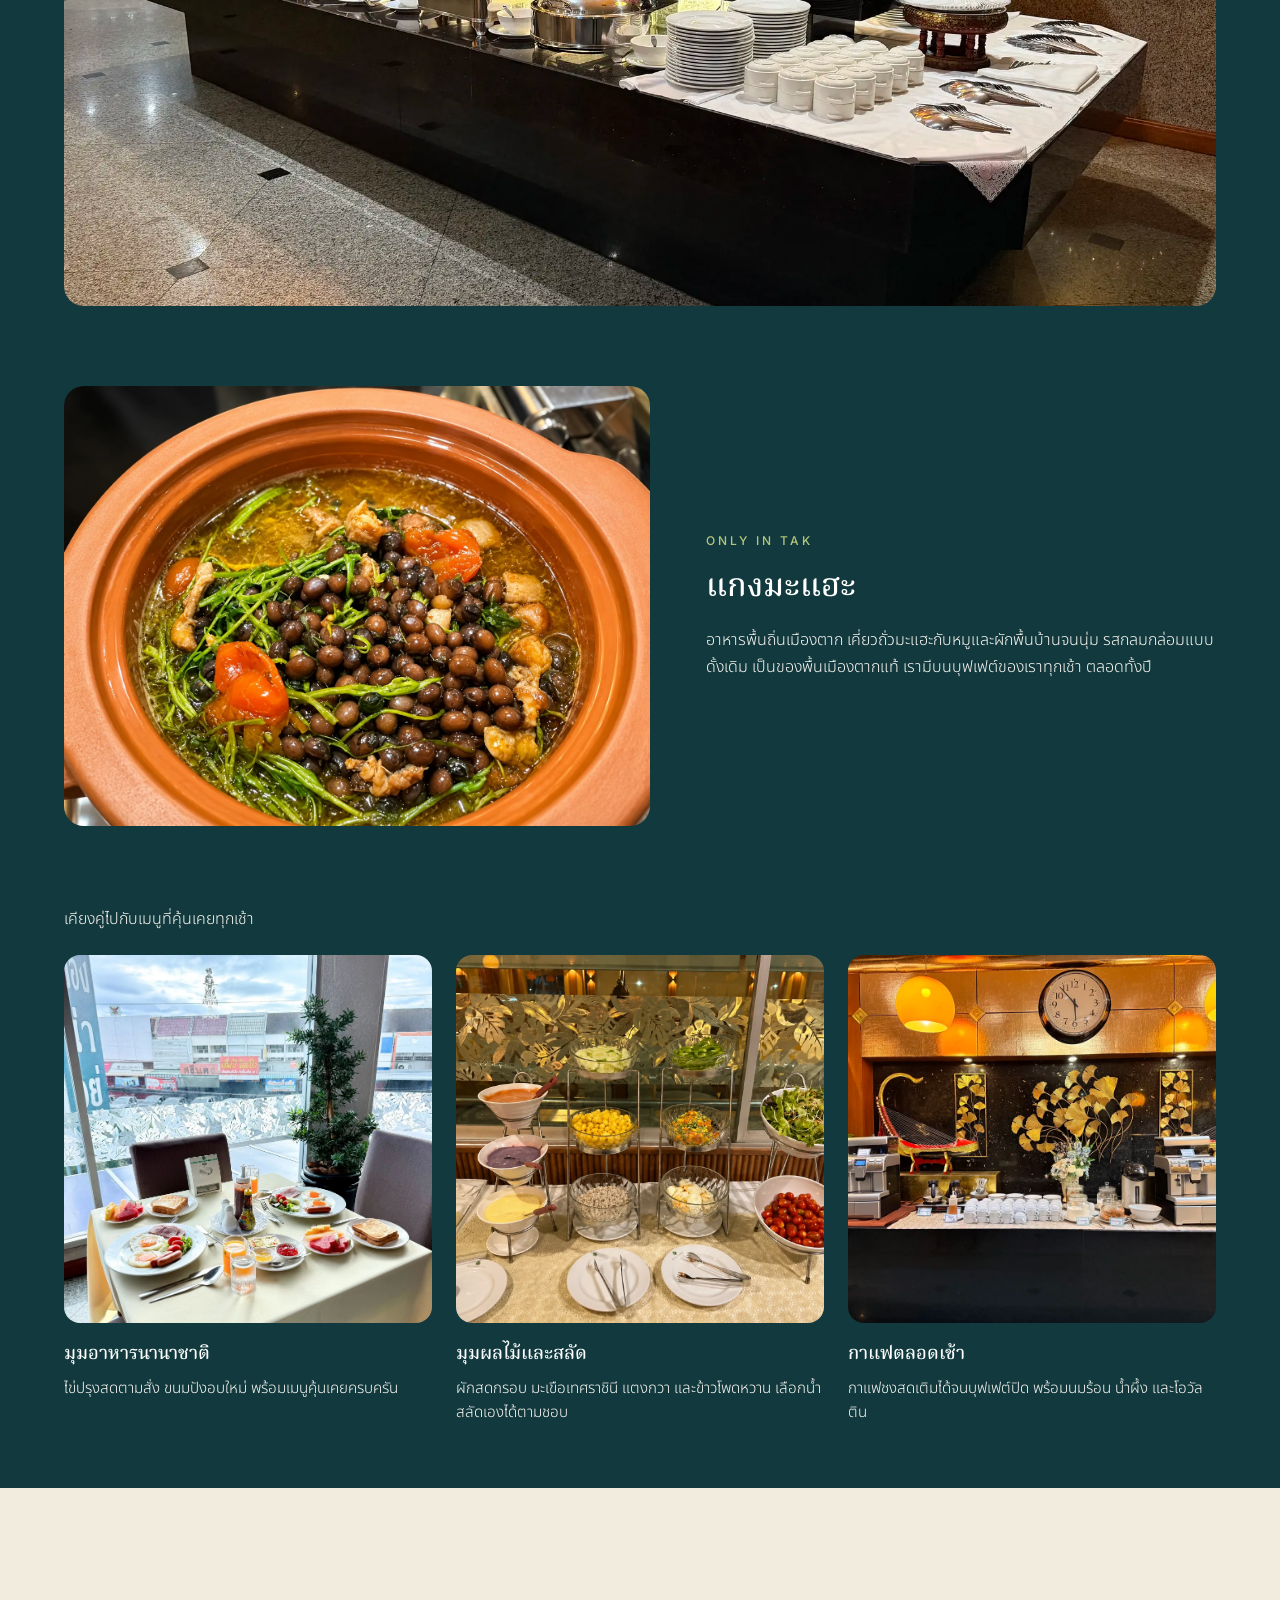
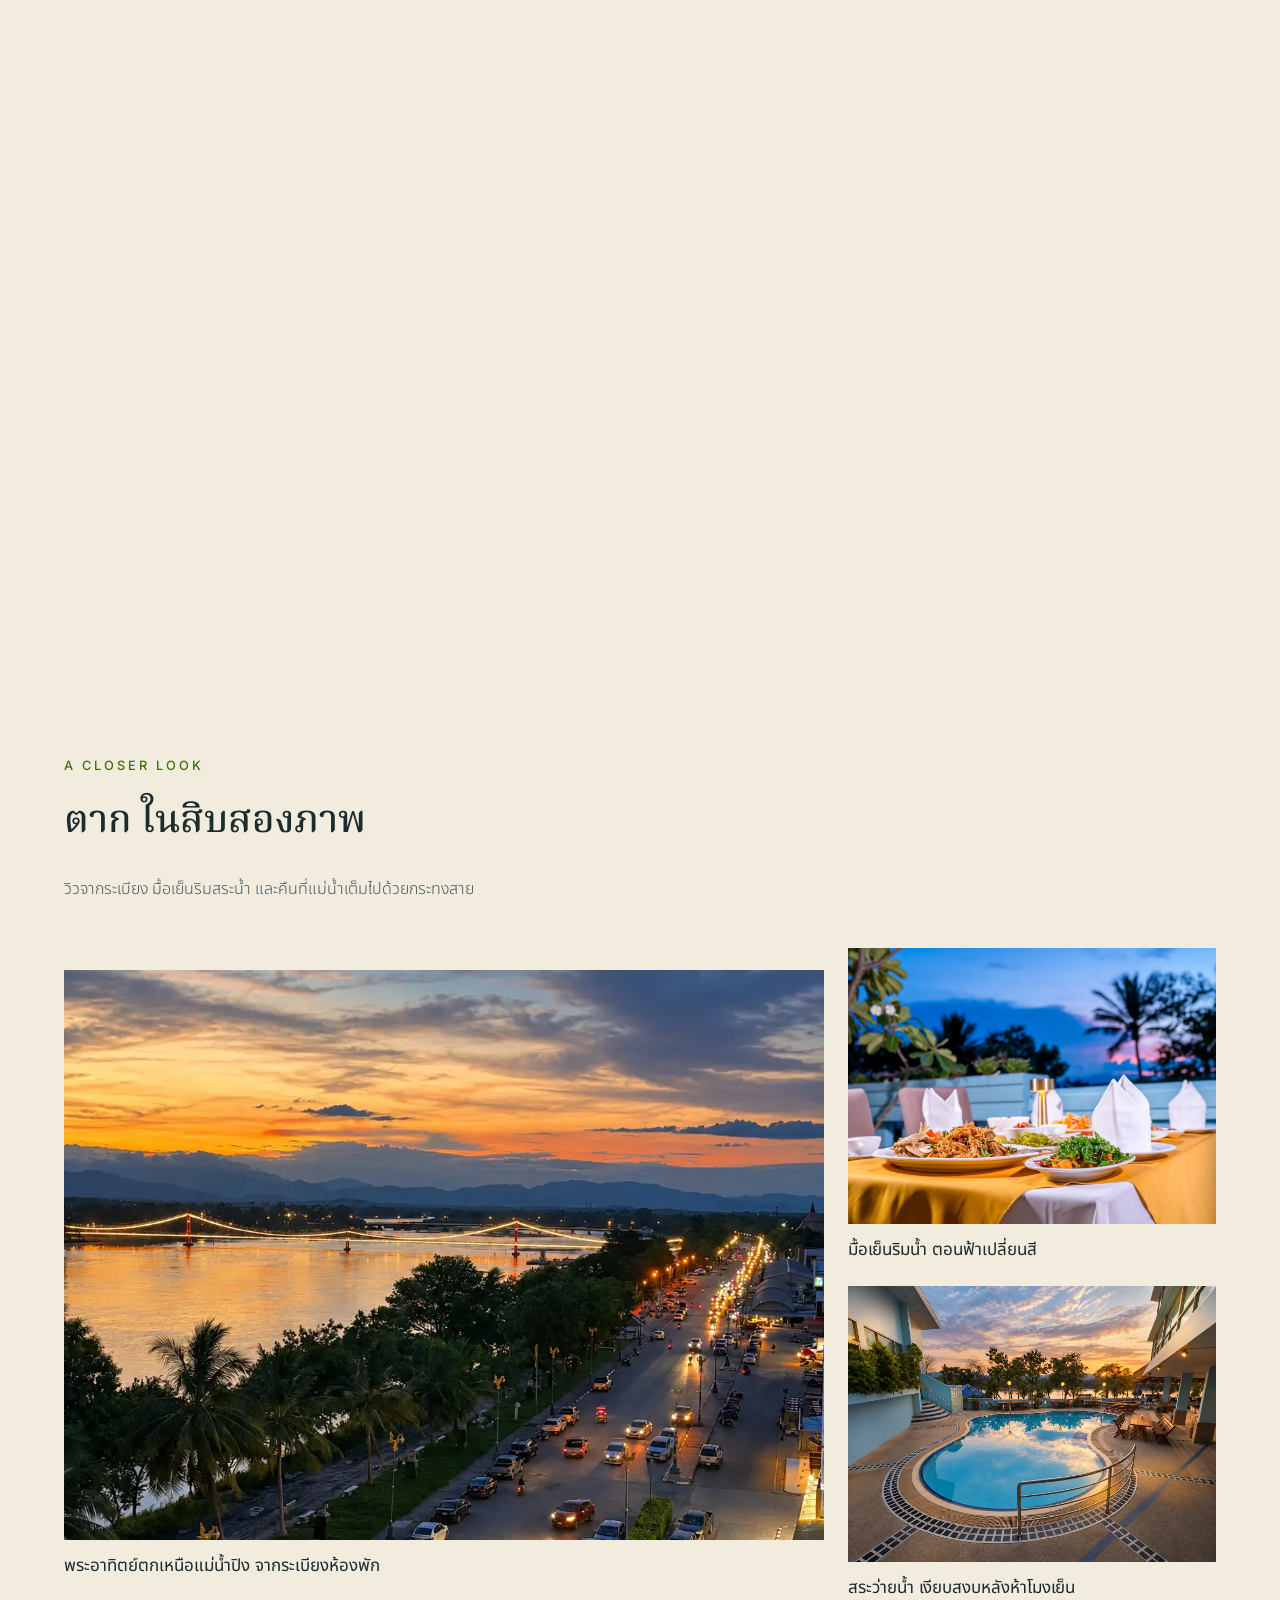
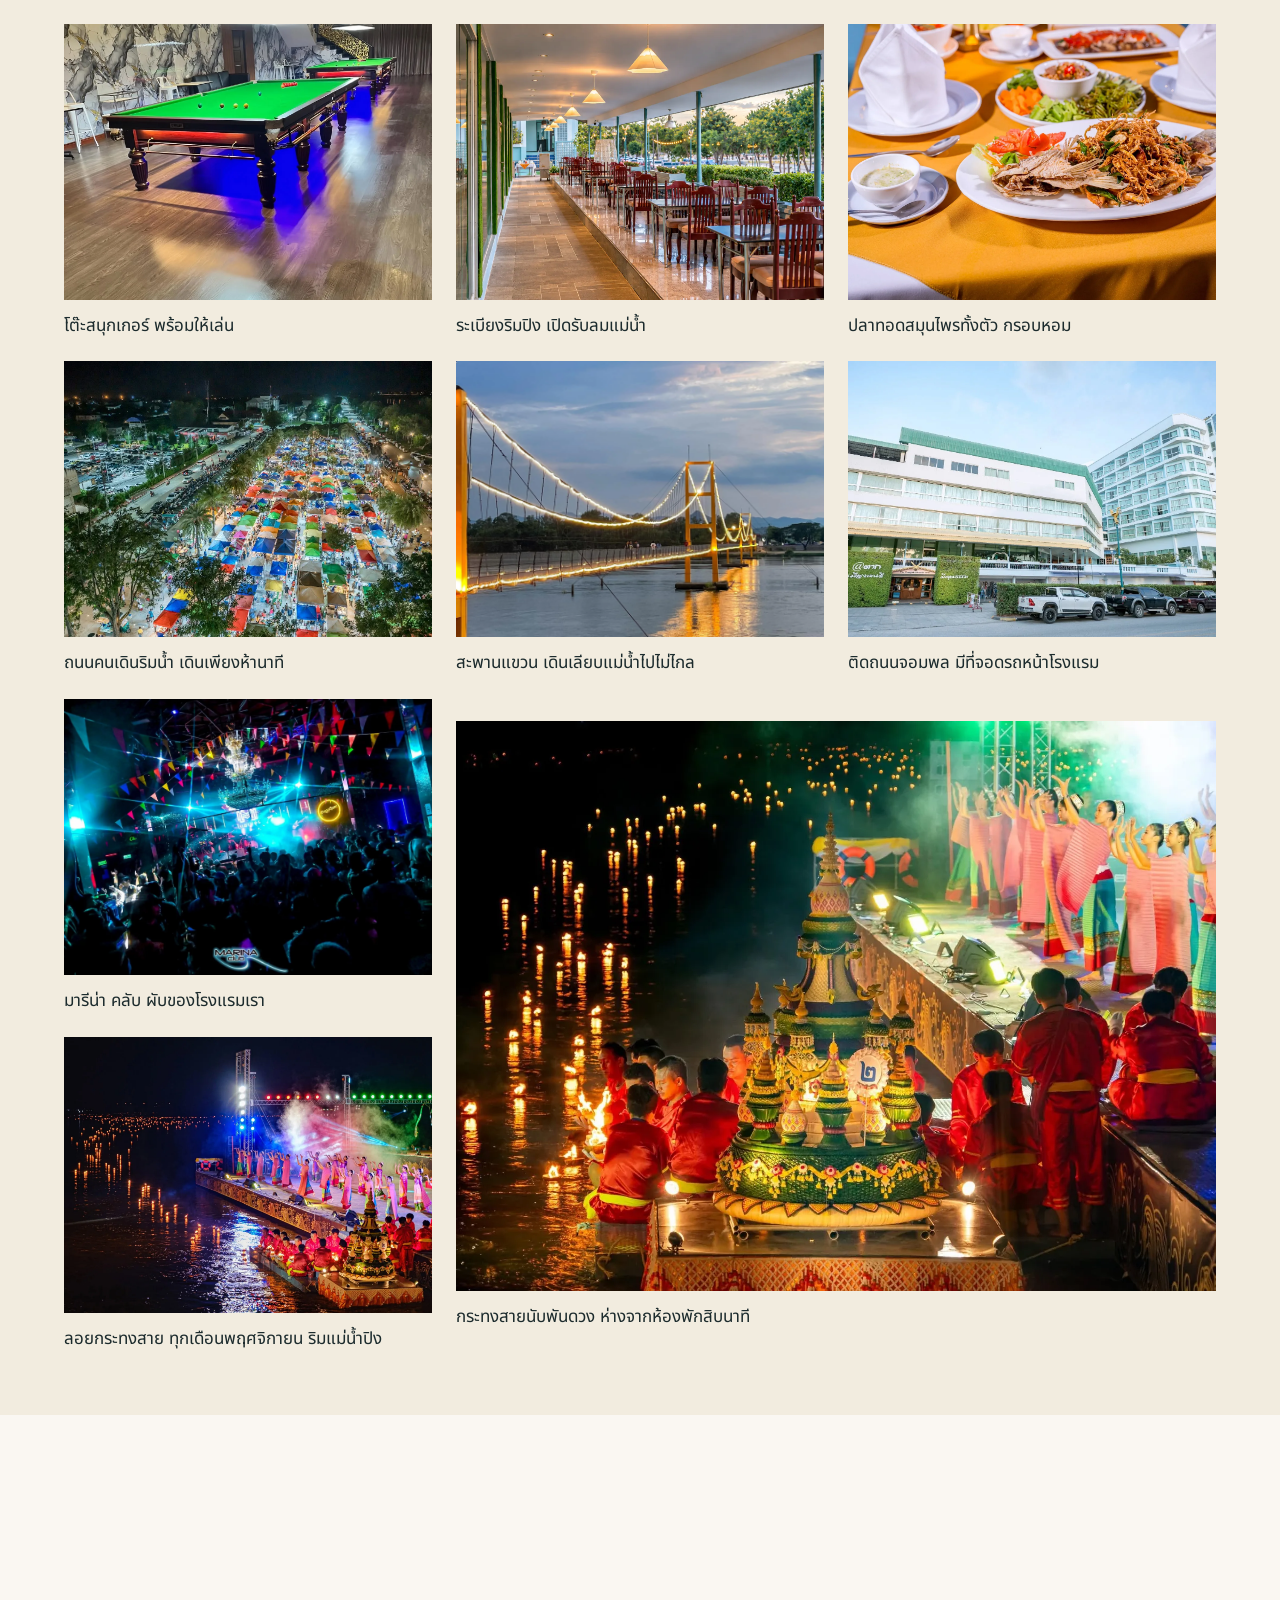
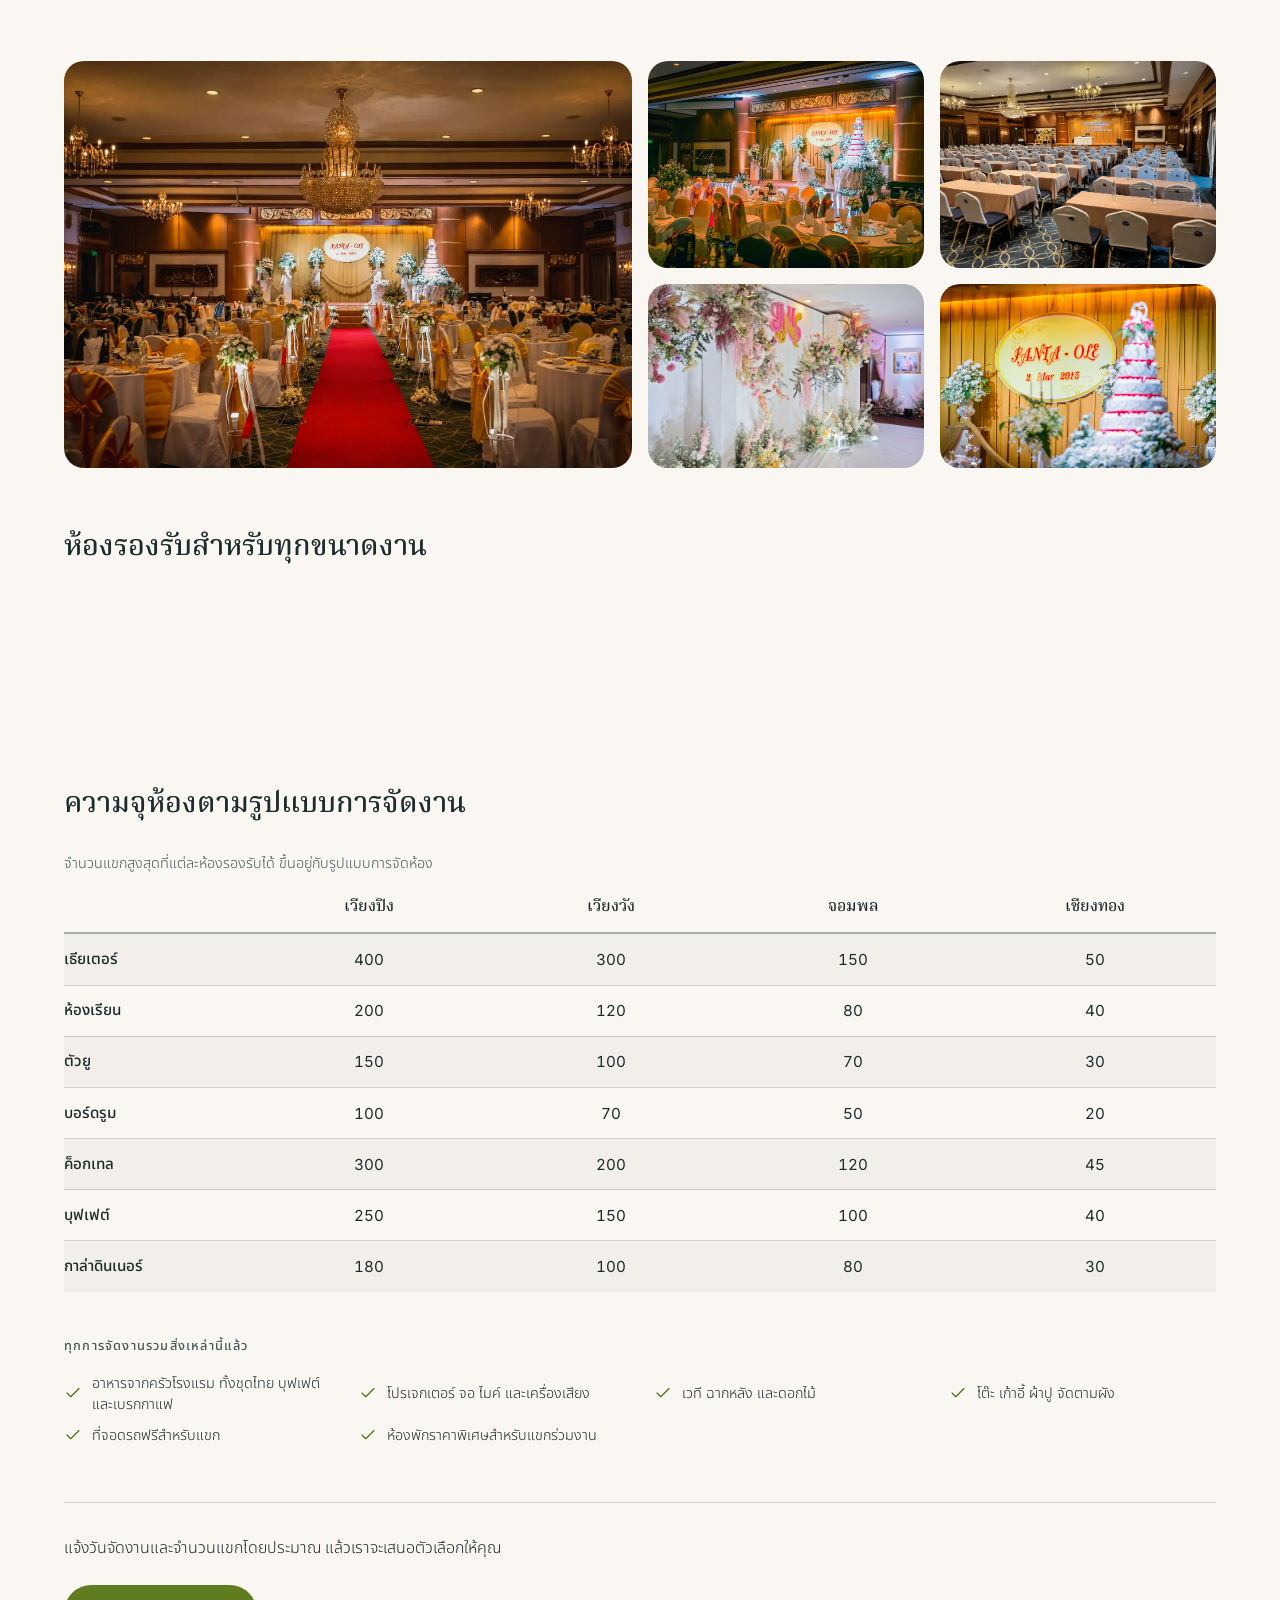
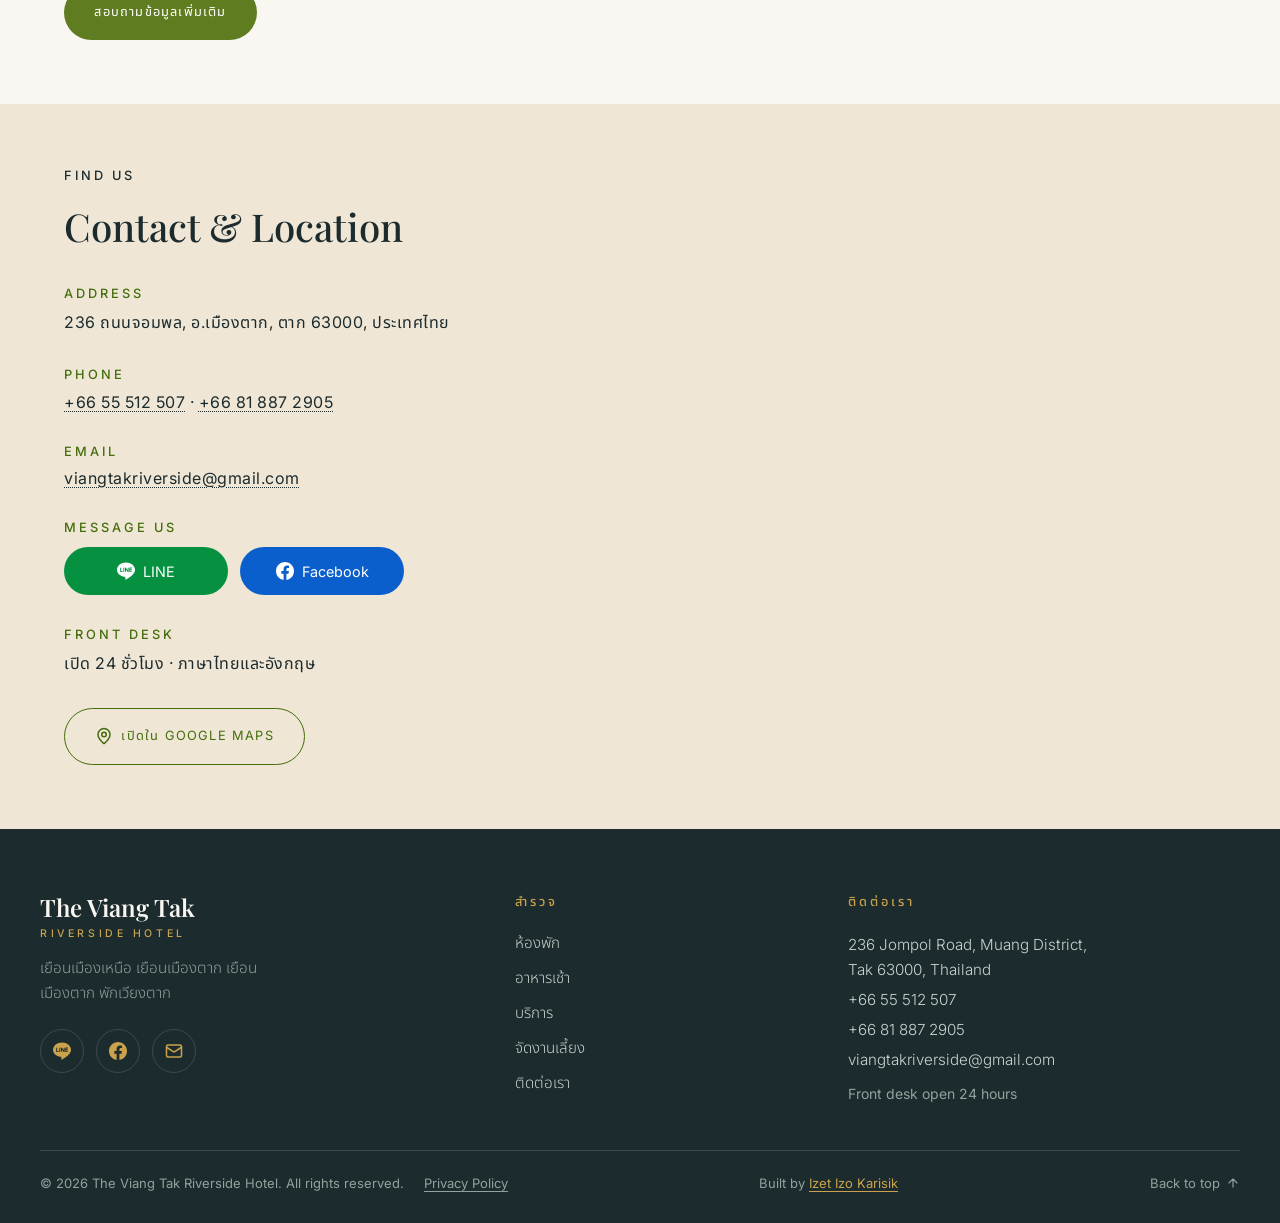
<file: index-th.html>
<!DOCTYPE html>
<html lang="th" translate="no">

<head>
    <meta charset="UTF-8">
    <meta name="viewport" content="width=device-width, initial-scale=1.0">
    <title>โรงแรมเวียงตากริเวอร์ไซด์</title>
    <meta name="description"
        content="โรงแรมเวียงตากริเวอร์ไซด์ ริมแม่น้ำปิง ใจกลางเมืองตาก ห้องพักวิวแม่น้ำ สระว่ายน้ำ และบุฟเฟต์อาหารเช้านานาชาติที่ดีที่สุดในเมือง" />
    <meta name="google" content="notranslate">
    <meta property="og:type" content="website">
    <meta property="og:site_name" content="The Viang Tak Riverside Hotel">
    <meta property="og:title" content="โรงแรมเวียงตากริเวอร์ไซด์ — ตาก">
    <meta property="og:description"
        content="พักผ่อนริมแม่น้ำปิง ใจกลางเมืองตาก ต้นกำเนิดประเพณีลอยกระทงสาย และบุฟเฟต์อาหารเช้านานาชาติที่ดีที่สุดในเมือง">
    <meta property="og:image" content="https://viangtakriverside.com/assets/images/hero.jpg">
    <meta property="og:image:alt" content="โรงแรมและแม่น้ำปิงยามพระอาทิตย์ตก">
    <meta property="og:url" content="https://viangtakriverside.com/index-th">
    <meta property="og:locale" content="th_TH">
    <meta property="og:locale:alternate" content="en_US">
    <meta name="twitter:card" content="summary_large_image">

    <!-- This page and index.html are the same page in two languages.
         "canonical" says this exact URL is the one to index (not a
         duplicate), and the two "alternate hreflang" tags say where to
         find the other language, so someone searching in English gets
         offered the English page instead of this one. -->
    <link rel="canonical" href="https://viangtakriverside.com/index-th">
    <link rel="alternate" hreflang="en" href="https://viangtakriverside.com/">
    <link rel="alternate" hreflang="th" href="https://viangtakriverside.com/index-th">
    <link rel="alternate" hreflang="x-default" href="https://viangtakriverside.com/">

    <link rel="stylesheet" href="styles.css?v=3" />
    <link rel="icon" href="assets/favicon.jpeg?v=2" type="image/jpeg">
    <script src="main.js?v=3" defer></script>
    <script src="gallery.js?v=3" defer></script>
    <script src="cookie-consent.js?v=1" defer></script>

    <!-- fonts -->
    <link rel="preconnect" href="https://fonts.googleapis.com">
    <link rel="preconnect" href="https://fonts.gstatic.com" crossorigin>
    <link
        href="https://fonts.googleapis.com/css2?family=Playfair+Display:ital,wght@0,400;0,500;0,600;0,700;1,400&family=Inter:wght@300;400;500;600&family=Fraunces:wght@400;500;600&family=Noto+Serif+Thai:wght@400;500;600;700&family=Noto+Sans+Thai:wght@300;400;500;600&display=swap"
        rel="stylesheet">
    <link rel="stylesheet" href="animation.css">
    <script>document.documentElement.classList.add('js');</script>

    <script type="application/ld+json">
    {
      "@context": "https://schema.org",
      "@type": "Hotel",
      "@id": "https://viangtakriverside.com/#hotel",
      "name": "The Viang Tak Riverside Hotel",
      "alternateName": "โรงแรมเวียงตากริเวอร์ไซด์",
      "description": "โรงแรมเวียงตากริเวอร์ไซด์ ริมแม่น้ำปิง ใจกลางเมืองตาก ห้องพักวิวแม่น้ำ สระว่ายน้ำ และบุฟเฟต์อาหารเช้านานาชาติที่ดีที่สุดในเมือง",
      "url": "https://viangtakriverside.com/",
      "image": "https://viangtakriverside.com/assets/images/hero.jpg",
      "address": {
        "@type": "PostalAddress",
        "streetAddress": "236 Jompol Road",
        "addressLocality": "Muang District",
        "addressRegion": "Tak",
        "postalCode": "63000",
        "addressCountry": "TH"
      },
      "geo": {
        "@type": "GeoCoordinates",
        "latitude": 16.8723471,
        "longitude": 99.1230904
      },
      "hasMap": "https://www.google.com/maps/place/Viang+Tak+Riverside+Hotel/@16.8723522,99.1205155,17z/data=!3m1!4b1!4m9!3m8!1s0x30ddd995613bc8f5:0x1c77719d6469e158!5m2!4m1!1i2!8m2!3d16.8723471!4d99.1230904!16s%2Fg%2F1tf04t0m",
      "telephone": [
        "+66-55-512-507",
        "+66-81-887-2905"
      ],
      "email": "viangtakriverside@gmail.com",
      "availableLanguage": [
        "English",
        "Thai"
      ],
      "openingHoursSpecification": {
        "@type": "OpeningHoursSpecification",
        "dayOfWeek": [
          "Monday",
          "Tuesday",
          "Wednesday",
          "Thursday",
          "Friday",
          "Saturday",
          "Sunday"
        ],
        "opens": "00:00",
        "closes": "23:59"
      },
      "checkinTime": "14:00",
      "checkoutTime": "12:00",
      "amenityFeature": [
        { "@type": "LocationFeatureSpecification", "name": "นวดแผนไทย", "value": true },
        { "@type": "LocationFeatureSpecification", "name": "ห้องอาหาร", "value": true },
        { "@type": "LocationFeatureSpecification", "name": "สระว่ายน้ำกลางแจ้ง", "value": true },
        { "@type": "LocationFeatureSpecification", "name": "ผับ", "value": true },
        { "@type": "LocationFeatureSpecification", "name": "จุดชาร์จรถ EV", "value": true },
        { "@type": "LocationFeatureSpecification", "name": "โต๊ะสนุกเกอร์", "value": true },
        { "@type": "LocationFeatureSpecification", "name": "แผนกต้อนรับ 24 ชั่วโมง", "value": true },
        { "@type": "LocationFeatureSpecification", "name": "จักรยานให้ยืมฟรี", "value": true },
        { "@type": "LocationFeatureSpecification", "name": "Wi-Fi ฟรี", "value": true },
        { "@type": "LocationFeatureSpecification", "name": "ที่จอดรถฟรี", "value": true },
        { "@type": "LocationFeatureSpecification", "name": "เจ้าหน้าที่รักษาความปลอดภัย 24 ชั่วโมง", "value": true },
        { "@type": "LocationFeatureSpecification", "name": "บุฟเฟต์อาหารเช้า", "value": true },
        { "@type": "LocationFeatureSpecification", "name": "ห้องจัดเลี้ยงและห้องประชุม", "value": true }
      ],
      "priceRange": "฿฿",
      "sameAs": [
        "https://www.facebook.com/viangtakriversidehotel"
      ]
    }
    </script>
</head>

<body id="thai-version">

    <a class="skip-link" href="#main" id="top">ข้ามไปยังเนื้อหาหลัก</a>

    <header class="hotel-header">
        <a href="index-th.html" class="logo">
            <span class="brand-name">The Viang Tak</span>
            <span class="sub-brand-name">Riverside Hotel</span>
        </a>

        <div class="lang-sand">
            <a class="lang-toggle before" href="index.html">EN</a>
            <button class="nav-toggle" type="button" aria-label="Open menu" aria-expanded="false"
                aria-controls="primary-nav">
                <span class="bar"></span>
                <span class="bar"></span>
                <span class="bar"></span>
            </button>
        </div>

        <nav class="primary-nav" id="primary-nav">
            <ul>
                <li><a href="#rooms">ห้องพัก</a></li>
                <li><a href="#dining">อาหารเช้า</a></li>
                <li><a href="#facilities">บริการ</a></li>
                <li><a href="#events">จัดงานเลี้ยง</a></li>
                <li><a href="#contact">ติดต่อเรา</a></li>
                <li><a class="lang-toggle after" href="index.html">EN</a></li>
                <li><a class="book-btn" href="reservation-th.html">จองเลย</a></li>
            </ul>
        </nav>
    </header>



    <main id="main">

        <section class="hero-section">
            <img class="hero-img" src="./assets/images/hero.webp" fetchpriority="high"
                alt="Aerial view of The Viang Tak Riverside Hotel on the Ping River at sunset">
            <div class="hero-overlay"></div>
            <div class="hero-text">
                <p class="hero-kicker">Tak &middot; Thailand &middot; on the Ping River</p>
                <h1>Where the river slows down, and so do you.</h1>
                <p class="hero-paragraph">พักผ่อนริมแม่น้ำปิง ใจกลางเมืองตาก <a href="loykrathong-th.html"
                        target="_blank">ต้นกำเนิดประเพณีลอยกระทงสายอันเลื่องชื่อ</a>
                    และบุฟเฟต์อาหารเช้านานาชาติที่ดีที่สุดในเมือง
                </p>
                <a class="explore-btn" href="#rooms"><svg xmlns="http://www.w3.org/2000/svg" width="24" height="24"
                        viewBox="0 0 24 24" fill="none" stroke="currentColor" stroke-width="2" stroke-linecap="round"
                        stroke-linejoin="round" class="lucide lucide-chevron-down">
                        <path d="m6 9 6 6 6-6" />
                    </svg>ดูห้องพัก</a>
            </div>
        </section>

        <section class="welcome-section">
            <div class="container">
                <div class="sub-welcome-container">
                    <div class="welcome-text-container fade-up">
                        <p class="welcome-kicker">welcome</p>
                        <h2>โรงแรมริมน้ำคู่เมืองตาก</h2>
                        <p>เวียงตากริเวอร์ไซด์อยู่คู่แม่น้ำปิงมาหลายสิบปี
                            ต้อนรับแขกที่แวะมาเยือนเมืองตากรุ่นแล้วรุ่นเล่า เดินออกจากโรงแรมไม่กี่นาทีก็ถึงลานริมน้ำ
                            สะพานแขวน และตลาดโต้รุ่งย่านเมืองเก่า
                        </p>

                        <p> ภายในโรงแรมเป็นห้องพักกว้างขวางพร้อมวิวแม่น้ำ ล็อบบี้ที่ชวนให้นั่งผ่อนคลายได้ตลอดทั้งวัน
                            และบุฟเฟต์อาหารเช้าที่แขกติดใจจนกลับมาพักอีก ทั้งอาหารไทยจานโปรดและเมนูนานาชาติ
                            ปรุงสดใหม่ทุกเช้า
                        </p>

                        <ul>
                            <li>ห้องพักและห้องสวีทวิวแม่น้ำ</li>
                            <li>บุฟเฟต์อาหารเช้านานาชาติ รวมในค่าห้อง</li>
                            <li>บริการชาร์จรถยนต์ไฟฟ้า</li>
                            <li>จักรยานให้ยืมฟรี ปั่นเที่ยวริมแม่น้ำปิง</li>
                            <li>ห้องจัดเลี้ยง งานแต่งงาน และห้องประชุม</li>
                            <li>มีห้องพักที่รับสัตว์เลี้ยง</li>
                        </ul>
                    </div>
                    <div class="welcome-img-container">
                        <img loading="lazy" class="welcome-img fade-up fade-up--still"
                            src="./assets/images/hotel/exterior/exterior-night.webp" alt="hotel entrance at night" />
                        <img loading="lazy" class="welcome-float-img fade-up fade-up--still"
                            src="./assets/images/hotel/lobby/lobby.webp" alt="A picture of hotel lobby" />
                    </div>
                </div>
            </div>

        </section>

        <section class="room-card-section" id="rooms">
            <div class="container">

                <div class="room-section-text fade-up fade-up--sm">
                    <p class="room-kicker">stay with us</p>
                    <h2>ห้องพักริมน้ำและห้องสวีท</h2>
                    <p>ทุกห้องมีเครื่องปรับอากาศ Wi-Fi ฟรี มินิบาร์ กาต้มน้ำ ไดร์เป่าผม ตู้นิรภัย และอาหารเช้าบุฟเฟ่ต์
                    </p>
                </div>

                <div class="room-grid fade-up-group">
                    <article class="room-card fade-up">

                        <div class="room-photo">
                            <img loading="lazy" src="./assets/images/hotel/rooms/twin-beds-elephant-view.webp"
                                alt="A deluxe twin bed room with riverview" />
                        </div>
                        <div class="room-body">
                            <h3>Deluxe Room</h3>
                            <p>เตียงเดี่ยว 2 เตียง พร้อมวิวเมืองหรือวิวแม่น้ำ เหมาะสำหรับเพื่อน ครอบครัว
                                หรือเพื่อนร่วมงานที่เดินทางมาด้วยกัน
                            </p>
                            <ul>
                                <li>เตียงเดี่ยว 2 เตียง</li>
                                <li>36 ตร.ม.</li>
                                <li>วิวแม่น้ำปิง</li>
                            </ul>
                            <div class="room-foot">
                                <p class="room-price">฿1,500<span>/ คืน</span></p>
                                <a class="room-btn" href="reservation-th.html?room=deluxe-room">จองเลย</a>
                            </div>
                        </div>

                    </article>

                    <article class="room-card fade-up">

                        <div class="room-photo">
                            <img loading="lazy" src="./assets/images/hotel/rooms/king-bed-corner-view.webp"
                                alt="A corner suite room with 180 degrees wide riverview" />
                        </div>
                        <div class="room-body">
                            <h3>Corner Suite</h3>
                            <p>ห้องมุมหน้าต่างรอบด้าน เปิดรับวิวแม่น้ำปิงเต็มตา และพระอาทิตย์ตกที่สวยที่สุดของโรงแรม
                            </p>
                            <ul>
                                <li>เตียงคิง</li>
                                <li>45 ตร.ม.</li>
                                <li>วิวแม่น้ำพาโนรามา</li>
                            </ul>
                            <div class="room-foot">
                                <p class="room-price">฿1,600<span>/ คืน</span></p>
                                <a class="room-btn" href="reservation-th.html?room=corner-suite">จองเลย</a>
                            </div>
                        </div>

                    </article>

                    <article class="room-card fade-up">

                        <div class="room-photo">
                            <img loading="lazy" src="./assets/images/hotel/rooms/family-room.webp"
                                alt="A family suite room with 2 bed rooms" />
                        </div>
                        <div class="room-body">
                            <h3>Family Suite</h3>
                            <p>สองห้องนอนแยกส่วน พื้นที่กว้างพอให้ทุกคนในครอบครัวอยู่สบาย</p>
                            <ul>
                                <li>2 ห้องนอน</li>
                                <li>เตียงเดี่ยว 4 เตียง</li>
                                <li>พักได้ถึง 4 ท่าน</li>
                            </ul>
                            <div class="room-foot">
                                <p class="room-price">฿2,300<span>/ คืน</span></p>
                                <a class="room-btn" href="reservation-th.html?room=family-suite">จองเลย</a>
                            </div>
                        </div>
                    </article>
                </div>

            </div>
        </section>

        <section class="dining-section" id="dining">
            <div class="container">

                <div class="dining-text fade-up">
                    <p class="kicker">The best spread in Tak</p>
                    <h2>บุฟเฟต์อาหารเช้า</h2>
                    <p class="breakfast-paragraph">เริ่มเช้าวันใหม่ด้วยบุฟเฟต์ที่มีให้เลือกครบทุกความชอบ
                        ทั้งอาหารไทยจานคุ้นเคยและเมนูนานาชาติ ปรุงสดใหม่ทุกเช้า</p>
                    <p class="breakfast-time"><span>06:00 — 9:30 daily</span> &middot; International and Thai</p>
                </div>

                <figure class="dining-hero-fig fade-up">
                    <img loading="lazy" class="dining-hero" src="./assets/images/breakfast-image/buffet-line.webp"
                        alt="The breakfast room set for the morning buffet" />
                </figure>

                <article class="zag zag-feature fade-up">
                    <div class="zag-media">
                        <img loading="lazy" src="./assets/images/breakfast-image/kaeng-mahae.webp"
                            alt="Kaeng Mahae, a seasonal curry from Tak, served in a clay pot" />
                    </div>
                    <div class="zag-body">
                        <p class="zag-kicker">only in Tak</p>
                        <h3>แกงมะแฮะ</h3>
                        <p>อาหารพื้นถิ่นเมืองตาก เคี่ยวถั่วมะแฮะกับหมูและผักพื้นบ้านจนนุ่ม รสกลมกล่อมแบบดั้งเดิม
                            เป็นของพื้นเมืองตากแท้ เรามีบนบุฟเฟต์ของเราทุกเช้า ตลอดทั้งปี</p>
                    </div>
                </article>

                <p class="buffet-intro fade-up">เคียงคู่ไปกับเมนูที่คุ้นเคยทุกเช้า</p>

                <ul class="buffet-grid fade-up">
                    <li class="buffet-item">
                        <img loading="lazy" src="./assets/images/breakfast-image/american.webp"
                            alt="A plated American breakfast with eggs and pastries" />
                        <h4>มุมอาหารนานาชาติ</h4>
                        <p>ไข่ปรุงสดตามสั่ง ขนมปังอบใหม่ พร้อมเมนูคุ้นเคยครบครัน</p>
                    </li>
                    <li class="buffet-item">
                        <img loading="lazy" src="./assets/images/breakfast-image/salad-bar.webp"
                            alt="Salad bar with fresh local vegetables and fruit" />
                        <h4>มุมผลไม้และสลัด</h4>
                        <p>ผักสดกรอบ มะเขือเทศราชินี แตงกวา และข้าวโพดหวาน เลือกน้ำสลัดเองได้ตามชอบ</p>
                    </li>
                    <li class="buffet-item">
                        <img loading="lazy" src="./assets/images/breakfast-image/coffee-cup.webp"
                            alt="A cup of freshly brewed coffee" />
                        <h4>กาแฟตลอดเช้า</h4>
                        <p>กาแฟชงสดเติมได้จนบุฟเฟต์ปิด พร้อมนมร้อน น้ำผึ้ง และโอวัลติน</p>
                    </li>
                </ul>

            </div>
        </section>

        <section class="facilities-section" id="facilities">
            <div class="container">
                <p class="facilities-kicker fade-up">
                    at your service
                </p>
                <h2 class="fade-up">รอบๆ โรงแรม</h2>
                <ul class="facilities-grid fade-up fade-up--still">
                    <li>
                        <svg xmlns="http://www.w3.org/2000/svg" width="24" height="24" viewBox="0 0 24 24" fill="none"
                            stroke="currentColor" stroke-width="2" stroke-linecap="round" stroke-linejoin="round"
                            aria-hidden="true" focusable="false" class="lucide lucide-hand-heart">
                            <path d="M11 14h2a2 2 0 0 0 0-4h-3c-.6 0-1.1.2-1.4.6L3 16" />
                            <path
                                d="m14.45 13.39 5.05-4.694C20.196 8 21 6.85 21 5.75a2.75 2.75 0 0 0-4.797-1.837.276.276 0 0 1-.406 0A2.75 2.75 0 0 0 11 5.75c0 1.2.802 2.248 1.5 2.946L16 11.95" />
                            <path d="m2 15 6 6" />
                            <path
                                d="m7 20 1.6-1.4c.3-.4.8-.6 1.4-.6h4c1.1 0 2.1-.4 2.8-1.2l4.6-4.4a1 1 0 0 0-2.75-2.91" />
                        </svg>
                        <h3>นวดแผนไทย</h3>
                        <p>
                            ผ่อนคลายร่างกายและเติมความสดชื่นด้วยบริการนวดแผนไทยโดยหมอนวดที่มีประสบการณ์
                        </p>
                    </li>
                    <li>
                        <svg xmlns="http://www.w3.org/2000/svg" width="24" height="24" viewBox="0 0 24 24" fill="none"
                            stroke="currentColor" stroke-width="2" stroke-linecap="round" stroke-linejoin="round"
                            aria-hidden="true" focusable="false" class="lucide lucide-utensils">
                            <path d="M3 2v7c0 1.1.9 2 2 2h4a2 2 0 0 0 2-2V2" />
                            <path d="M7 2v20" />
                            <path d="M21 15V2a5 5 0 0 0-5 5v6c0 1.1.9 2 2 2h3Zm0 0v7" />
                        </svg>
                        <h3>ริมปิงเทอเรซ</h3>
                        <p>
                            ห้องอาหารของโรงแรม นั่งริมสระว่ายน้ำ เสิร์ฟอาหารไทยพร้อมบาร์เครื่องดื่ม
                        </p>
                    </li>
                    <li>
                        <svg xmlns="http://www.w3.org/2000/svg" width="1em" height="1em" viewBox="0 0 512 512">
                            <path d="M0 0h512v512H0z" fill="none" />
                            <path fill="currentColor"
                                d="M468.479 361.5c-9.072-4.233-20.361-9.5-41.054-9.5s-31.983 5.268-41.053 9.5c-7.782 3.631-13.928 6.5-27.523 6.5s-19.739-2.868-27.52-6.5c-9.071-4.232-20.359-9.5-41.052-9.5s-31.981 5.269-41.051 9.5c-7.781 3.631-13.926 6.5-27.519 6.5s-19.737-2.868-27.517-6.5c-9.07-4.232-20.358-9.5-41.05-9.5s-31.981 5.269-41.051 9.5c-7.781 3.631-13.926 6.5-27.519 6.5s-19.738-2.868-27.519-6.5C47.981 357.269 36.692 352 16 352v32c13.593 0 19.738 2.868 27.519 6.5c9.07 4.232 20.359 9.5 41.051 9.5s31.981-5.269 41.051-9.5c7.781-3.631 13.926-6.5 27.519-6.5s19.737 2.868 27.517 6.5c9.07 4.232 20.358 9.5 41.05 9.5s31.981-5.269 41.051-9.5c7.781-3.631 13.927-6.5 27.519-6.5s19.739 2.868 27.52 6.5c9.071 4.232 20.359 9.5 41.052 9.5s31.983-5.268 41.054-9.5c7.781-3.631 13.928-6.5 27.522-6.5s19.741 2.868 27.521 6.5c9.072 4.233 20.361 9.5 41.054 9.5v-32c-13.594 0-19.741-2.868-27.521-6.5M427.425 448c-20.693 0-31.983 5.268-41.053 9.5c-7.782 3.631-13.928 6.5-27.523 6.5s-19.739-2.868-27.52-6.5c-9.071-4.232-20.359-9.5-41.052-9.5s-31.981 5.269-41.051 9.5c-7.781 3.631-13.926 6.5-27.519 6.5s-19.737-2.868-27.517-6.5c-9.07-4.232-20.358-9.5-41.05-9.5s-31.981 5.269-41.051 9.5c-7.781 3.631-13.926 6.5-27.519 6.5s-19.738-2.868-27.519-6.5C47.981 453.269 36.692 448 16 448v32c13.593 0 19.738 2.868 27.519 6.5c9.07 4.232 20.359 9.5 41.051 9.5s31.981-5.269 41.051-9.5c7.781-3.631 13.926-6.5 27.519-6.5s19.737 2.868 27.517 6.5c9.07 4.232 20.358 9.5 41.05 9.5s31.981-5.269 41.051-9.5c7.781-3.631 13.927-6.5 27.519-6.5s19.739 2.868 27.52 6.5c9.071 4.232 20.359 9.5 41.052 9.5s31.983-5.268 41.054-9.5c7.781-3.631 13.928-6.5 27.522-6.5s19.741 2.868 27.521 6.5c9.072 4.233 20.361 9.5 41.054 9.5v-32c-13.594 0-19.741-2.868-27.521-6.5c-9.072-4.232-20.361-9.5-41.054-9.5M248 272h144v56h32V115.878a47.8 47.8 0 0 1 8.446-27.193L482.417 16h-38.834l-37.507 54.556A79.67 79.67 0 0 0 392 115.878V160H248v-44.122a47.8 47.8 0 0 1 8.446-27.193L306.417 16h-38.834l-37.507 54.556A79.67 79.67 0 0 0 216 115.878V328h32Zm0-80h144v48H248Z" />
                        </svg>
                        <h3>สระว่ายน้ำกลางแจ้ง</h3>
                        <p>
                            สระกลางแจ้งบนชั้นเทอเรซ ชมวิวแม่น้ำปิงและสะพานแขวน
                        </p>
                    </li>
                    <li>
                        <svg xmlns="http://www.w3.org/2000/svg" width="24" height="24" viewBox="0 0 24 24" fill="none"
                            stroke="currentColor" stroke-width="2" stroke-linecap="round" stroke-linejoin="round"
                            class="lucide lucide-martini">
                            <path d="M12 12 4.207 4.207A.707.707 0 0 1 4.707 3h14.586a.707.707 0 0 1 .5 1.207z" />
                            <path d="M12 12v10" />
                            <path d="M7 22h10" />
                        </svg>
                        <h3>
                            มารีน่าคลับ
                        </h3>
                        <P>
                            ผับของโรงแรม ดนตรีสด ดีเจ และเครื่องดื่ม เปิดยาวถึงตีสาม
                        </P>
                    </li>
                    <li>
                        <svg xmlns="http://www.w3.org/2000/svg" width="24" height="24" viewBox="0 0 24 24" fill="none"
                            stroke="currentColor" stroke-width="2" stroke-linecap="round" stroke-linejoin="round"
                            class="lucide lucide-ev-charger">
                            <path d="M14 13h2a2 2 0 0 1 2 2v2a2 2 0 0 0 4 0v-6.998a2 2 0 0 0-.59-1.42L18 5" />
                            <path d="M14 21V5a2 2 0 0 0-2-2H5a2 2 0 0 0-2 2v16" />
                            <path d="M2 21h13" />
                            <path d="M3 7h11" />
                            <path d="m9 11-2 3h3l-2 3" />
                        </svg>
                        <h3>
                            จุดชาร์จรถ EV
                        </h3>
                        <p>
                            จุดชาร์จรถไฟฟ้าในลานจอดของโรงแรม เสียบชาร์จข้ามคืน เช้ามาพร้อมออกเดินทางต่อ
                        </p>
                    </li>
                    <li>
                        <svg xmlns="http://www.w3.org/2000/svg" width="1em" height="1em" viewBox="0 0 24 24">
                            <path d="M0 0h24v24H0z" fill="none" />
                            <g fill="none" stroke="currentColor" stroke-linecap="round" stroke-width="1.5">
                                <path d="M8.07 10a7 7 0 1 1 6.05 5.945" />
                                <path d="M18.868 10c.335-1.31.025-2.982-.868-4" />
                                <path stroke-linejoin="round"
                                    d="m2 19.097l8.225-7.54M4.903 22l7.702-8.401m0 0c0-1.277-.928-2.245-2.38-2.042m2.38 2.042l2.02-2.204a1.43 1.43 0 0 0-2.02-2.02l-2.38 2.182" />
                            </g>
                        </svg>

                        <h3>
                            ห้องสนุกเกอร์
                        </h3>
                        <p>
                            โต๊ะสนุกเกอร์ขนาดมาตรฐานภายในโรงแรม มีไม้คิวและชอล์กพร้อม เหมาะกับค่ำคืนสบายๆ
                        </p>
                    </li>
                    <li>
                        <svg xmlns="http://www.w3.org/2000/svg" width="24" height="24" viewBox="0 0 24 24" fill="none"
                            stroke="currentColor" stroke-width="2" stroke-linecap="round" stroke-linejoin="round"
                            aria-hidden="true" focusable="false" class="lucide lucide-clock">
                            <circle cx="12" cy="12" r="10" />
                            <path d="M12 6v6l4 2" />
                        </svg>
                        <h3>แผนกต้อนรับ 24 ชั่วโมง</h3>
                        <p>
                            มีเจ้าหน้าที่อยู่ที่เคาน์เตอร์ตลอดเวลา มาถึงดึกแค่ไหนก็ไม่ต้องเป็นห่วง
                        </p>
                    </li>
                    <li>
                        <svg xmlns="http://www.w3.org/2000/svg" width="1.42em" height="1em" viewBox="0 0 34 24">
                            <path d="M0 0h34v24H0z" fill="none" />
                            <path fill="currentColor"
                                d="M27.627 22.074a4.935 4.935 0 0 1-4.926-4.925a4.92 4.92 0 0 1 2.378-4.208l.022-.012l1.626 4.543c.136.376.489.64.904.64a1 1 0 0 0 .327-.06l-.007.002a.96.96 0 0 0 .578-1.233l.002.007l-1.626-4.546c.215-.035.464-.057.717-.059h.003a4.935 4.935 0 0 1 4.926 4.925v.001a4.934 4.934 0 0 1-4.923 4.926h-.001zm-10.88-6.74l-3.124-6.263l8.186-.423zm-3.124.853a6.85 6.85 0 0 0-2.639-4.487l-.017-.012l.954-1.726l3.105 6.225zm-5.145 0l1.549-2.8a4.93 4.93 0 0 1 1.651 2.768l.005.032zM6.85 22.074a4.935 4.935 0 0 1-4.926-4.925a4.935 4.935 0 0 1 4.925-4.926c.536 0 1.051.086 1.533.245l-.035-.01l-2.337 4.231a.95.95 0 0 0 .016.956l-.002-.004c.17.285.476.472.826.473h4.828c-.47 2.274-2.456 3.959-4.835 3.96zm20.78-11.775h-.008q-.73.002-1.418.147l.045-.008l-3.134-8.758a.97.97 0 0 0-.645-.599l-.007-.002l-3.84-1.048a.96.96 0 0 0-1.178.668l-.002.007a.96.96 0 0 0 .666 1.176l.007.002l3.36.916l1.39 3.873l-10.174.525l-.379-.758h1.11a.956.956 0 0 0 .959-.959V5.48a.96.96 0 0 0-.96-.96h-5.52a.96.96 0 0 0-.96.96v.001a.956.956 0 0 0 .959.959h2.258l.72 1.44l-1.593 2.88a6.7 6.7 0 0 0-2.437-.456h-.001a6.856 6.856 0 0 0-6.85 6.845v.001A6.857 6.857 0 0 0 6.846 24a6.854 6.854 0 0 0 6.768-5.851l.004-.037h2.956a.96.96 0 0 0 .763-.377l.002-.002l6.433-8.499l.666 1.862c-2.192 1.171-3.659 3.442-3.662 6.055v.001a6.856 6.856 0 0 0 6.848 6.849a6.856 6.856 0 0 0 6.848-6.848a6.856 6.856 0 0 0-6.848-6.847z" />
                        </svg>
                        <h3>บริการจักรยานฟรี</h3>
                        <p>
                            สำรวจเมืองตาก เที่ยวชมตลาดโต้รุ่ง ปั่นเลียบริมน้ำ ด้วยจักรยานฟรีของโรงแรม
                        </p>
                    </li>
                    <li>
                        <svg xmlns="http://www.w3.org/2000/svg" width="24" height="24" viewBox="0 0 24 24" fill="none"
                            stroke="currentColor" stroke-width="2" stroke-linecap="round" stroke-linejoin="round"
                            aria-hidden="true" focusable="false" class="lucide lucide-wifi">
                            <path d="M12 20h.01" />
                            <path d="M2 8.82a15 15 0 0 1 20 0" />
                            <path d="M5 12.859a10 10 0 0 1 14 0" />
                            <path d="M8.5 16.429a5 5 0 0 1 7 0" />
                        </svg>
                        <h3>ฟรี Wi-Fi &amp; ที่จอดรถ</h3>
                        <p>
                            Wi-Fi ทั่วทั้งโรงแรม ที่จอดรถฟรี และมีเจ้าหน้าที่รักษาความปลอดภัยดูแลตลอด
                        </p>
                    </li>
                </ul>
            </div>
        </section>

        <section class="gallery-section" id="gallery">
            <div class="container">

                <div class="gallery-text">
                    <p class="gallery-kicker">A closer look</p>
                    <h2>ตาก ในสิบสองภาพ</h2>
                    <p class="gallery-intro">วิวจากระเบียง มื้อเย็นริมสระน้ำ
                        และคืนที่แม่น้ำเต็มไปด้วยกระทงสาย</p>
                </div>

                <div class="gallery-grid fade-up fade-up--still" data-gallery="hotel">

                    <button type="button" class="gallery-tile" data-span="opener">
                        <figure>
                            <img loading="lazy" src="./assets/images/gallery/gallery-sunset-balcony.webp"
                                alt="Sunset over the Ping River, seen from a hotel room balcony">
                            <figcaption>พระอาทิตย์ตกเหนือแม่น้ำปิง จากระเบียงห้องพัก</figcaption>
                        </figure>
                    </button>

                    <button type="button" class="gallery-tile">
                        <figure>
                            <img loading="lazy" src="./assets/images/gallery/gallery-dinner-dusk.webp"
                                alt="Dinner plates on a riverside terrace table as dusk falls">
                            <figcaption>มื้อเย็นริมน้ำ ตอนฟ้าเปลี่ยนสี</figcaption>
                        </figure>
                    </button>

                    <button type="button" class="gallery-tile">
                        <figure>
                            <img loading="lazy" src="./assets/images/gallery/gallery-pool-evening.webp"
                                alt="The hotel pool, empty and quiet in the evening">
                            <figcaption>สระว่ายน้ำ เงียบสงบหลังห้าโมงเย็น</figcaption>
                        </figure>
                    </button>

                    <button type="button" class="gallery-tile">
                        <figure>
                            <img loading="lazy" src="./assets/images/gallery/gallery-snooker-table.webp"
                                alt="Snooker tables in the hotel's games room">
                            <figcaption>โต๊ะสนุกเกอร์ พร้อมให้เล่น</figcaption>
                        </figure>
                    </button>

                    <button type="button" class="gallery-tile">
                        <figure>
                            <img loading="lazy" src="./assets/images/gallery/gallery-rimping-terrace.webp"
                                alt="Rim Ping Terrace restaurant, set with tables beside the river">
                            <figcaption>ระเบียงริมปิง เปิดรับลมแม่น้ำ</figcaption>
                        </figure>
                    </button>

                    <button type="button" class="gallery-tile">
                        <figure>
                            <img loading="lazy" src="./assets/images/gallery/gallery-fried-fish.webp"
                                alt="A whole fried river fish, topped with crispy herbs">
                            <figcaption>ปลาทอดสมุนไพรทั้งตัว กรอบหอม</figcaption>
                        </figure>
                    </button>

                    <button type="button" class="gallery-tile">
                        <figure>
                            <img loading="lazy" src="./assets/images/gallery/gallery-night-market.webp"
                                alt="An aerial view of the riverside night market, lit up after dark">
                            <figcaption>ถนนคนเดินริมน้ำ เดินเพียงห้านาที</figcaption>
                        </figure>
                    </button>

                    <button type="button" class="gallery-tile">
                        <figure>
                            <img loading="lazy" src="./assets/images/gallery/pedestrian-bridge-sunset.webp"
                                alt="A pedestrian suspension bridge over the Ping River at sunset">
                            <figcaption>สะพานแขวน เดินเลียบแม่น้ำไปไม่ไกล</figcaption>
                        </figure>
                    </button>

                    <button type="button" class="gallery-tile">
                        <figure>
                            <img loading="lazy" src="./assets/images/gallery/gallery-hotel-entrance.webp"
                                alt="The hotel entrance on Jompol Road, with cars parked outside">
                            <figcaption>ติดถนนจอมพล มีที่จอดรถหน้าโรงแรม</figcaption>
                        </figure>
                    </button>

                    <button type="button" class="gallery-tile">
                        <figure>
                            <img loading="lazy" src="./assets/images/gallery/gallery-marina-club.webp"
                                alt="Marina Club, the hotel's own nightclub, lit up and full of dancing guests">
                            <figcaption>มารีน่า คลับ ผับของโรงแรมเรา</figcaption>
                        </figure>
                    </button>

                    <button type="button" class="gallery-tile">
                        <figure>
                            <img loading="lazy" src="./assets/images/gallery/gallery-loikrathong-stage.webp"
                                alt="Dancers performing on a riverside stage during Loi Krathong Sai, with lanterns on the water">
                            <figcaption>ลอยกระทงสาย ทุกเดือนพฤศจิกายน ริมแม่น้ำปิง</figcaption>
                        </figure>
                    </button>

                    <button type="button" class="gallery-tile" data-span="closer">
                        <figure>
                            <img loading="lazy" src="./assets/images/gallery/gallery-loikrathong-lanterns.webp"
                                alt="A decorated krathong float surrounded by hundreds of floating lanterns at night">
                            <figcaption>กระทงสายนับพันดวง ห่างจากห้องพักสิบนาที</figcaption>
                        </figure>
                    </button>

                </div>
            </div>
        </section>

        <section class="event-section" id="events">
            <div class="container">
                <div class="event-text fade-up">
                    <p class="event-kicker">Weddings, banquets &amp; seminars</p>
                    <h2>ห้องจัดเลี้ยงและห้องประชุม</h2>
                    <p class="event-intro">
                        จัดงานกับทีมงานมืออาชีพของเรา ดูแลตั้งแต่งานแต่งงาน งานเลี้ยง ไปจนถึงงานสัมมนา มีทั้งหมดสี่ห้อง
                        ตั้งแต่ประชุมกลุ่มขนาดเล็กไปจนถึงงานเลี้ยงเต็มบอลรูม
                    </p>
                </div>
                <div class="event-grid">
                    <div class="event-straight">
                        <img loading="lazy" src="./assets/images/hotel/event/wedding-straight.webp"
                            alt="The Grand Ballroom at the hotel" />
                    </div>
                    <div class="event-side">
                        <img loading="lazy" src="./assets/images/hotel/event/wedding-side.webp"
                            alt="A picture of the grand Ballroom from a side" />
                    </div>
                    <div class="seminar">
                        <img loading="lazy" src="./assets/images/hotel/event/seminar.webp"
                            alt="A seminar room set up for a meeting" />
                    </div>
                    <div class="event-white">
                        <img loading="lazy" src="./assets/images/hotel/event/wedding-white-background.webp"
                            alt="A stage background with white and pink floral decorations" />
                    </div>
                    <div class="event-close">
                        <img loading="lazy" src="./assets/images/hotel/event/wedding-back.webp"
                            alt="A close-up of the grand ballroom" />
                    </div>
                </div>

                <div class="under-img-sec">
                    <h3 class="event-subhead">ห้องรองรับสำหรับทุกขนาดงาน</h3>

                    <ul class="venue-list fade-up">
                        <li class="venue">
                            <h4><span lang="th">เวียงปิง</span> Viang Ping</h4>
                            <p>ห้องบอลรูมใหญ่ที่สุด รองรับงานแต่งงานเต็มรูปแบบ งานกาล่าดินเนอร์ และงานประชุม มีเวที
                                โคมระย้า และพื้นที่สำหรับฟลอร์เต้นรำ</p>
                        </li>
                        <li class="venue">
                            <h4><span lang="th">เวียงวัง</span> Viang Wang</h4>
                            <p>เวียงวังห้องขนาดกลาง เหมาะสำหรับงานเลี้ยงบริษัท งานอบรม และงานสังสรรค์</p>
                        </li>
                        <li class="venue">
                            <h4><span lang="th">จอมพล</span> Chomphon</h4>
                            <p>ห้องประชุมสำหรับงานสัมมนา เวิร์กช็อป และประชุมผู้บริหาร จัดได้ทั้งแบบห้องเรียนและ Theater
                            </p>
                        </li>
                        <li class="venue">
                            <h4><span lang="th">เชียงทอง</span> Chiang Thong</h4>
                            <p>ห้องเล็กที่สุดของเรา เหมาะกับการสัมภาษณ์ ประชุมกลุ่มย่อย และมื้อกลางวันส่วนตัวของครอบครัว
                            </p>
                        </li>
                    </ul>

                    <h3 class="event-subhead">ความจุห้องตามรูปแบบการจัดงาน</h3>

                    <!--
                        The table lives inside a scrolling box. On a narrow phone a wide
                        table would otherwise stretch the whole page and make the entire
                        site slide sideways, header and all. overflow-x on this wrapper
                        keeps that movement inside the box.
                          role="region" + aria-labelledby   give the box a name so a screen
                                                            reader announces it as its own area
                          tabindex="0"                      puts the box in the tab order, which
                                                            is what lets a keyboard scroll it
                    -->
                    <div class="capacity-wrap" role="region" aria-labelledby="capacity-caption" tabindex="0">
                        <table class="capacity-table fade-up fade-up--still">
                            <caption id="capacity-caption">
                                จำนวนแขกสูงสุดที่แต่ละห้องรองรับได้ ขึ้นอยู่กับรูปแบบการจัดห้อง
                            </caption>

                            <thead>
                                <tr>
                                    <!--
                                        The top-left corner is empty because it is not a heading
                                        for anything, so it stays a plain td. Making it a th would
                                        have a screen reader announce an empty heading.
                                    -->
                                    <td class="capacity-corner"></td>
                                    <th scope="col">เวียงปิง</th>
                                    <th scope="col">เวียงวัง</th>
                                    <th scope="col">จอมพล</th>
                                    <th scope="col">เชียงทอง</th>
                                </tr>
                            </thead>

                            <tbody>
                                <!--
                                    Each row opens with th scope="row". That pairing, scope="col"
                                    up in the head and scope="row" here, is what makes a screen
                                    reader read a lone number as "Viang Ping, Theatre, 400"
                                    instead of reading out a bare "400".
                                -->
                                <tr>
                                    <th scope="row">เธียเตอร์</th>
                                    <td>400</td>
                                    <td>300</td>
                                    <td>150</td>
                                    <td>50</td>
                                </tr>
                                <tr>
                                    <th scope="row">ห้องเรียน</th>
                                    <td>200</td>
                                    <td>120</td>
                                    <td>80</td>
                                    <td>40</td>
                                </tr>
                                <tr>
                                    <th scope="row">ตัวยู</th>
                                    <td>150</td>
                                    <td>100</td>
                                    <td>70</td>
                                    <td>30</td>
                                </tr>
                                <tr>
                                    <th scope="row">บอร์ดรูม</th>
                                    <td>100</td>
                                    <td>70</td>
                                    <td>50</td>
                                    <td>20</td>
                                </tr>
                                <tr>
                                    <th scope="row">ค็อกเทล</th>
                                    <td>300</td>
                                    <td>200</td>
                                    <td>120</td>
                                    <td>45</td>
                                </tr>
                                <tr>
                                    <th scope="row">บุฟเฟต์</th>
                                    <td>250</td>
                                    <td>150</td>
                                    <td>100</td>
                                    <td>40</td>
                                </tr>
                                <tr>
                                    <th scope="row">กาล่าดินเนอร์</th>
                                    <td>180</td>
                                    <td>100</td>
                                    <td>80</td>
                                    <td>30</td>
                                </tr>
                            </tbody>
                        </table>
                    </div>

                    <p class="event-includes-label">ทุกการจัดงานรวมสิ่งเหล่านี้แล้ว</p>

                    <ul class="included-list included-list--compact">
                        <li>อาหารจากครัวโรงแรม ทั้งชุดไทย บุฟเฟต์ และเบรกกาแฟ</li>
                        <li>โปรเจกเตอร์ จอ ไมค์ และเครื่องเสียง</li>
                        <li>เวที ฉากหลัง และดอกไม้</li>
                        <li>โต๊ะ เก้าอี้ ผ้าปู จัดตามผัง</li>
                        <li>ที่จอดรถฟรีสำหรับแขก</li>
                        <li>ห้องพักราคาพิเศษสำหรับแขกร่วมงาน</li>
                    </ul>

                    <div class="event-cta">
                        <p>แจ้งวันจัดงานและจำนวนแขกโดยประมาณ แล้วเราจะเสนอตัวเลือกให้คุณ</p>
                        <a class="event-btn" href="#contact">สอบถามข้อมูลเพิ่มเติม</a>
                    </div>
                </div>
            </div>
        </section>

        <section class="contact-section" id="contact">
            <div class="container">
                <div class="contact-grid fade-up">
                    <div class="contact-detail">
                        <p class="contact-kicker">Find us</p>
                        <h2>Contact &amp; Location</h2>
                        <ul>
                            <li>
                                <p class="sub-contact-kicker">Address</p>
                                <p class="sub-contact-detail">
                                    236 ถนนจอมพล, อ.เมืองตาก, ตาก 63000, ประเทศไทย
                                </p>
                            </li>
                            <li>
                                <p class="sub-contact-kicker">Phone</p>
                                <p class="sub-contact-detail">
                                    <a href="tel:+6655512507">+66 55 512 507</a> &middot;
                                    <a href="tel:+66818872905">+66 81 887 2905</a>
                                </p>
                            </li>
                            <li>
                                <p class="sub-contact-kicker">Email</p>
                                <p class="sub-contact-detail">
                                    <a href="mailto:viangtakriverside@gmail.com">viangtakriverside@gmail.com</a>
                                </p>
                            </li>
                            <li>
                                <p class="sub-contact-kicker">Message us</p>
                                <div class="channel-buttons">

                                    <button class="btn-channel btn-line js-line-qr" type="button"
                                        aria-haspopup="dialog">
                                        <svg viewBox="0 0 24 24" fill="currentColor" aria-hidden="true"
                                            focusable="false">
                                            <path
                                                d="M24 10.3C24 5 18.6.7 12 .7S0 5 0 10.3c0 4.8 4.3 8.8 10 9.5.4.1.9.3 1.1.6.2.3.1.7.1 1l-.2 1.1c0 .3-.2 1.3 1 .7 1.3-.5 7-4.1 9.5-7 1.7-1.9 2.5-3.8 2.5-5.9zM7.3 13.4H4.9a.6.6 0 0 1-.6-.6V8a.6.6 0 0 1 1.2 0v4.2h1.8a.6.6 0 0 1 0 1.2zm2.4-.6a.6.6 0 0 1-1.2 0V8a.6.6 0 0 1 1.2 0zm5.8 0a.6.6 0 0 1-.4.6h-.2a.6.6 0 0 1-.5-.2l-2.5-3.3v2.9a.6.6 0 0 1-1.2 0V8a.6.6 0 0 1 .4-.6h.2c.2 0 .4.1.5.2l2.5 3.4V8a.6.6 0 0 1 1.2 0zm3.9-3a.6.6 0 0 1 0 1.2h-1.8v1.2h1.8a.6.6 0 0 1 0 1.2h-2.4a.6.6 0 0 1-.6-.6V8a.6.6 0 0 1 .6-.6h2.4a.6.6 0 0 1 0 1.2h-1.8v1.2z" />
                                        </svg>
                                        LINE
                                    </button>

                                    <a class="btn-channel btn-facebook"
                                        href="https://www.facebook.com/viangtakriversidehotel" target="_blank"
                                        rel="noopener">
                                        <svg viewBox="0 0 24 24" fill="currentColor" aria-hidden="true"
                                            focusable="false">
                                            <path
                                                d="M24 12.07C24 5.4 18.63 0 12 0S0 5.4 0 12.07C0 18.1 4.39 23.1 10.13 24v-8.44H7.08v-3.49h3.05V9.41c0-3.02 1.79-4.69 4.53-4.69 1.31 0 2.68.24 2.68.24v2.97h-1.51c-1.49 0-1.96.93-1.96 1.89v2.25h3.33l-.53 3.49h-2.8V24C19.61 23.1 24 18.1 24 12.07z" />
                                        </svg>
                                        Facebook
                                    </a>

                                </div>
                            </li>
                            <li>
                                <p class="sub-contact-kicker">Front desk</p>
                                <p class="sub-contact-detail">
                                    เปิด 24 ชั่วโมง &middot; ภาษาไทยและอังกฤษ
                                </p>
                            </li>
                        </ul>

                        <a class="google-map-btn"
                            href="https://www.google.com/maps/place/Viang+Tak+Riverside+Hotel/@16.8723522,99.1205155,17z/data=!3m1!4b1!4m9!3m8!1s0x30ddd995613bc8f5:0x1c77719d6469e158!5m2!4m1!1i2!8m2!3d16.8723471!4d99.1230904!16s%2Fg%2F1tf04t0m"
                            target="_blank" rel="noopener">
                            <svg xmlns="http://www.w3.org/2000/svg" width="24" height="24" viewBox="0 0 24 24"
                                fill="none" stroke="currentColor" stroke-width="2" stroke-linecap="round"
                                stroke-linejoin="round" aria-hidden="true" focusable="false"
                                class="lucide lucide-map-pin">
                                <path
                                    d="M20 10c0 4.993-5.539 10.193-7.399 11.799a1 1 0 0 1-1.202 0C9.539 20.193 4 14.993 4 10a8 8 0 0 1 16 0" />
                                <circle cx="12" cy="10" r="3" />
                            </svg>
                            เปิดใน Google Maps
                        </a>
                    </div>

                    <div class="google-map">
                        <iframe
                            src="https://www.google.com/maps/embed?pb=!1m18!1m12!1m3!1d3818.071601467694!2d99.12051547492187!3d16.872352217438426!2m3!1f0!2f0!3f0!3m2!1i1024!2i768!4f13.1!3m3!1m2!1s0x30ddd995613bc8f5%3A0x1c77719d6469e158!2sViang%20Tak%20Riverside%20Hotel!5e0!3m2!1sen!2sth!4v1788681970036!5m2!1sen!2sth"
                            title="Map showing The Viang Tak Riverside Hotel, Jompol Road, Tak" width="600" height="450"
                            loading="lazy" referrerpolicy="no-referrer-when-downgrade" allowfullscreen>
                        </iframe>
                    </div>
                </div>
            </div>
        </section>
    </main>


    <footer class="site-footer">
        <div class="footer-inner">

            <div class="footer-brand">
                <p class="footer-wordmark">The Viang Tak</p>
                <p class="footer-wordmark-sub">Riverside Hotel</p>
                <p class="footer-tagline">เยือนเมืองเหนือ เยือนเมืองตาก เยือนเมืองตาก พักเวียงตาก</p>

                <ul class="footer-social">
                    <li>
                        <button class="js-line-qr" type="button" aria-haspopup="dialog"
                            aria-label="Show the LINE QR code">
                            <svg viewBox="0 0 24 24" fill="currentColor" aria-hidden="true" focusable="false">
                                <path
                                    d="M24 10.3C24 5 18.6.7 12 .7S0 5 0 10.3c0 4.8 4.3 8.8 10 9.5.4.1.9.3 1.1.6.2.3.1.7.1 1l-.2 1.1c0 .3-.2 1.3 1 .7 1.3-.5 7-4.1 9.5-7 1.7-1.9 2.5-3.8 2.5-5.9zM7.3 13.4H4.9a.6.6 0 0 1-.6-.6V8a.6.6 0 0 1 1.2 0v4.2h1.8a.6.6 0 0 1 0 1.2zm2.4-.6a.6.6 0 0 1-1.2 0V8a.6.6 0 0 1 1.2 0zm5.8 0a.6.6 0 0 1-.4.6h-.2a.6.6 0 0 1-.5-.2l-2.5-3.3v2.9a.6.6 0 0 1-1.2 0V8a.6.6 0 0 1 .4-.6h.2c.2 0 .4.1.5.2l2.5 3.4V8a.6.6 0 0 1 1.2 0zm3.9-3a.6.6 0 0 1 0 1.2h-1.8v1.2h1.8a.6.6 0 0 1 0 1.2h-2.4a.6.6 0 0 1-.6-.6V8a.6.6 0 0 1 .6-.6h2.4a.6.6 0 0 1 0 1.2h-1.8v1.2z" />
                            </svg>
                        </button>
                    </li>
                    <li>
                        <a href="https://www.facebook.com/viangtakriversidehotel" target="_blank" rel="noopener"
                            aria-label="The Viang Tak Riverside Hotel on Facebook">
                            <svg viewBox="0 0 24 24" fill="currentColor" aria-hidden="true" focusable="false">
                                <path
                                    d="M24 12.07C24 5.4 18.63 0 12 0S0 5.4 0 12.07C0 18.1 4.39 23.1 10.13 24v-8.44H7.08v-3.49h3.05V9.41c0-3.02 1.79-4.69 4.53-4.69 1.31 0 2.68.24 2.68.24v2.97h-1.51c-1.49 0-1.96.93-1.96 1.89v2.25h3.33l-.53 3.49h-2.8V24C19.61 23.1 24 18.1 24 12.07z" />
                            </svg>
                        </a>
                    </li>
                    <li>
                        <a href="mailto:viangtakriverside@gmail.com" aria-label="Email the hotel">
                            <svg viewBox="0 0 24 24" fill="none" stroke="currentColor" stroke-width="2"
                                stroke-linecap="round" stroke-linejoin="round" aria-hidden="true" focusable="false">
                                <rect x="2" y="4" width="20" height="16" rx="2" />
                                <path d="m22 7-8.97 5.7a1.94 1.94 0 0 1-2.06 0L2 7" />
                            </svg>
                        </a>
                    </li>
                </ul>
            </div>

            <nav class="footer-nav" aria-label="Footer">
                <h2 class="footer-heading">สำรวจ</h2>
                <ul>
                    <li><a href="#rooms">ห้องพัก</a></li>
                    <li><a href="#dining">อาหารเช้า</a></li>
                    <li><a href="#facilities">บริการ</a></li>
                    <li><a href="#events">จัดงานเลี้ยง</a></li>
                    <li><a href="#contact">ติดต่อเรา</a></li>
                </ul>
            </nav>

            <div class="footer-contact">
                <h2 class="footer-heading">ติดต่อเรา</h2>
                <address>
                    236 Jompol Road, Muang District,<br>
                    Tak 63000, Thailand
                    <a href="tel:+6655512507">+66 55 512 507</a>
                    <a href="tel:+66818872905">+66 81 887 2905</a>
                    <a href="mailto:viangtakriverside@gmail.com">viangtakriverside@gmail.com</a>
                </address>
                <p class="footer-note">Front desk open 24 hours</p>
            </div>

        </div>

        <div class="footer-bottom">
            <p class="footer-copyright">&copy; 2026 The Viang Tak Riverside Hotel. All rights reserved. <a href="privacy-th.html" class="footer-privacy">Privacy Policy</a></p>
            <p class="footer-credit">
                Built by <a href="https://github.com/IzetIzoKarisik" target="_blank" rel="noopener">Izet Izo
                    Karisik</a>
            </p>
            <a class="footer-top" href="#top">
                Back to top
                <svg viewBox="0 0 24 24" fill="none" stroke="currentColor" stroke-width="2" stroke-linecap="round"
                    stroke-linejoin="round" aria-hidden="true" focusable="false">
                    <path d="M12 19V5M5 12l7-7 7 7" />
                </svg>
            </a>
        </div>
    </footer>


    <dialog id="line-modal" aria-labelledby="line-modal-title">
        <h2 id="line-modal-title">Message us on LINE</h2>
        <img src="./assets/images/line-qr.png" alt="LINE QR code for The Viang Tak Riverside Hotel" width="220"
            height="220">
        <p>Scan with your LINE app to message the front desk.</p>
        <button class="modal-close" type="button">Close</button>
    </dialog>

    <dialog class="gallery-modal" id="gallery-modal" aria-labelledby="gallery-modal-caption">
        <button class="gallery-modal-close" type="button" aria-label="Close">&times;</button>
        <button class="gallery-modal-prev" type="button" aria-label="Previous photo">&lsaquo;</button>
        <img id="gallery-modal-img" alt="">
        <button class="gallery-modal-next" type="button" aria-label="Next photo">&rsaquo;</button>
        <p class="gallery-modal-caption" id="gallery-modal-caption"></p>
    </dialog>


    <script src="fade-up.js"></script>
</body>

</html>
</file>
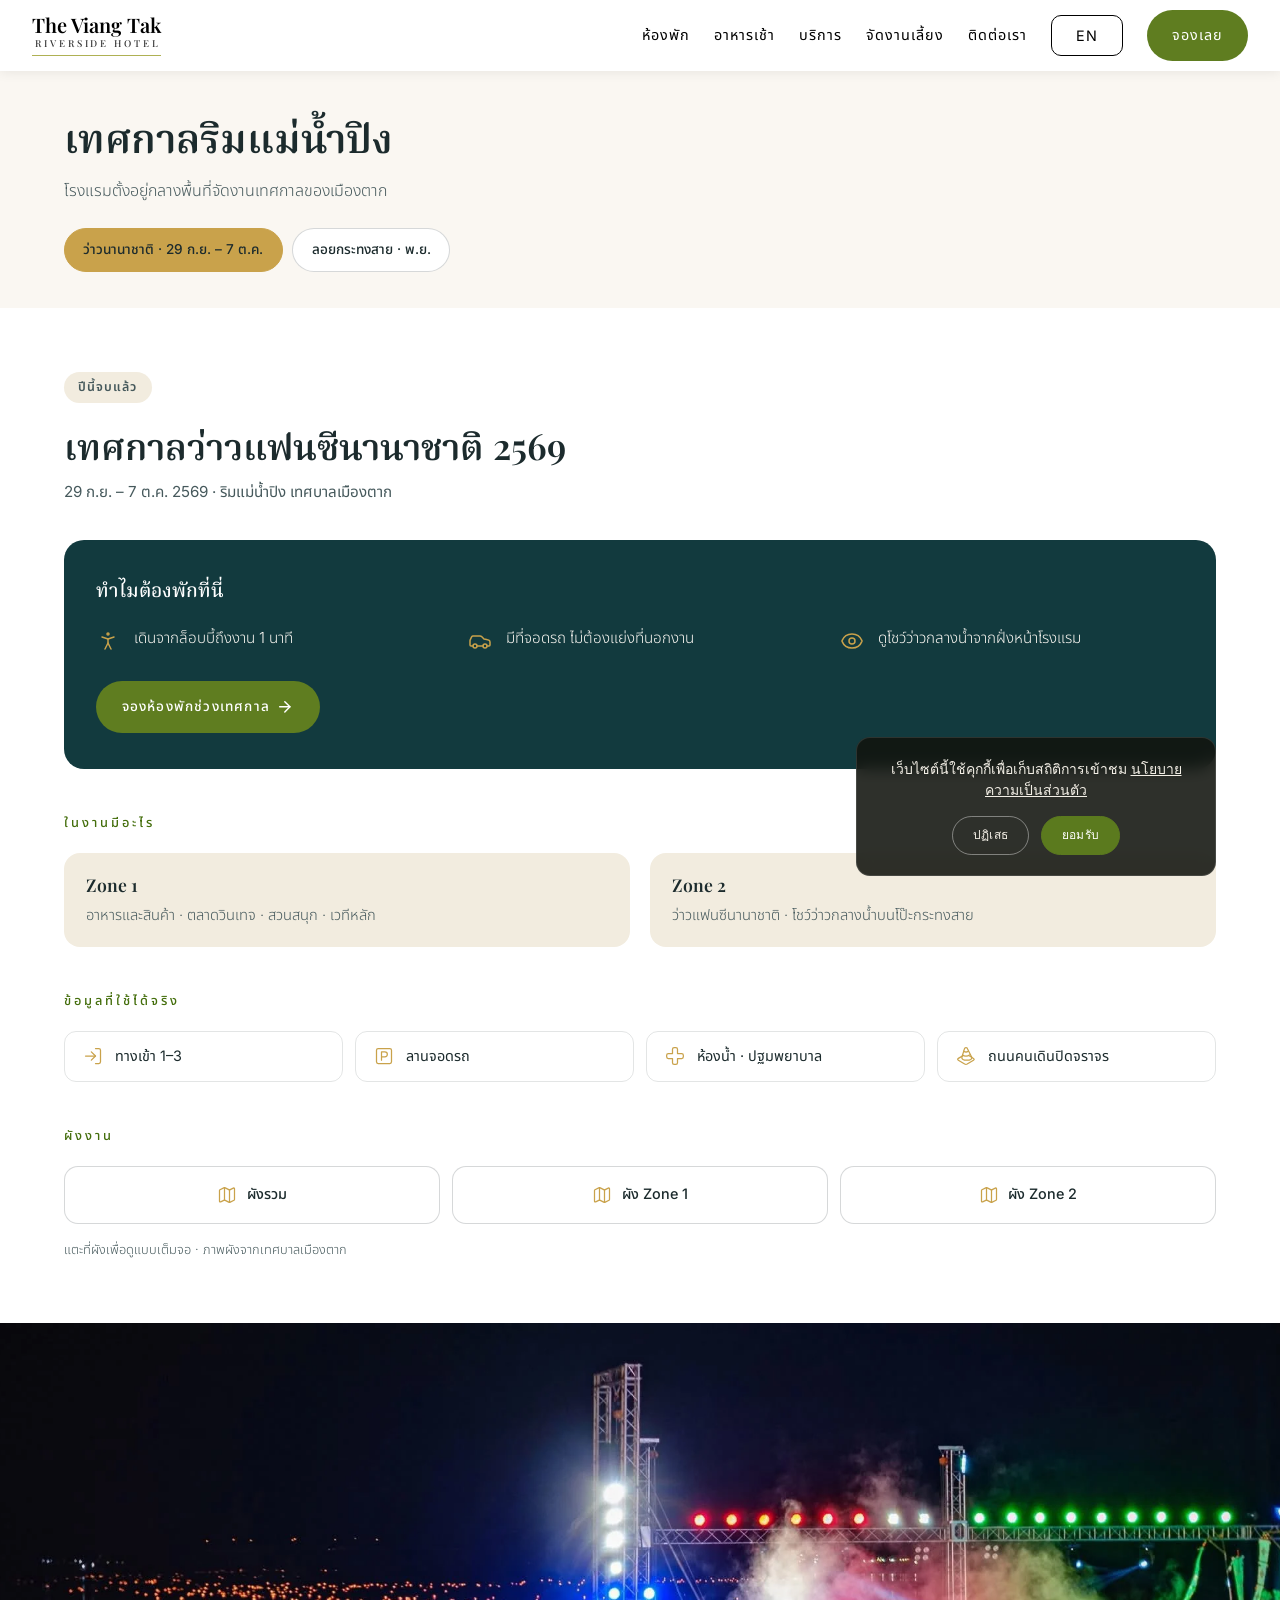
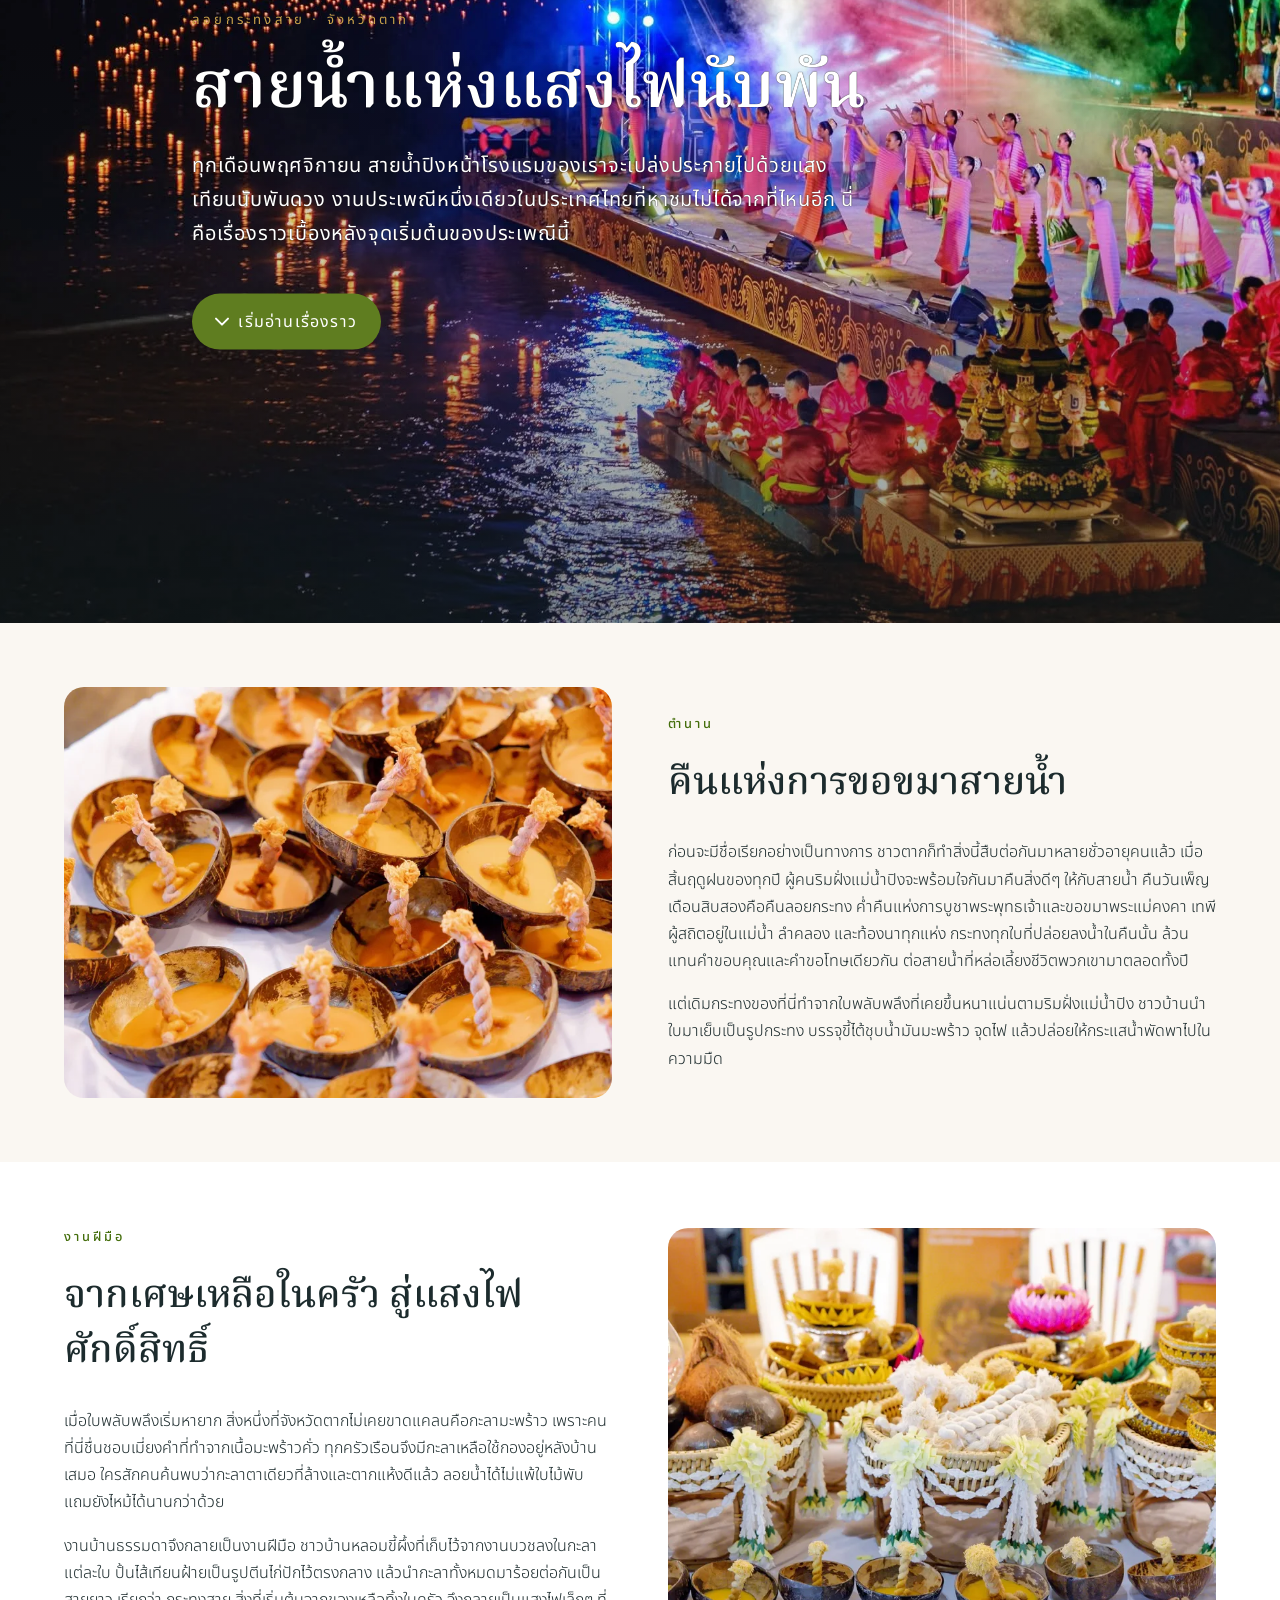
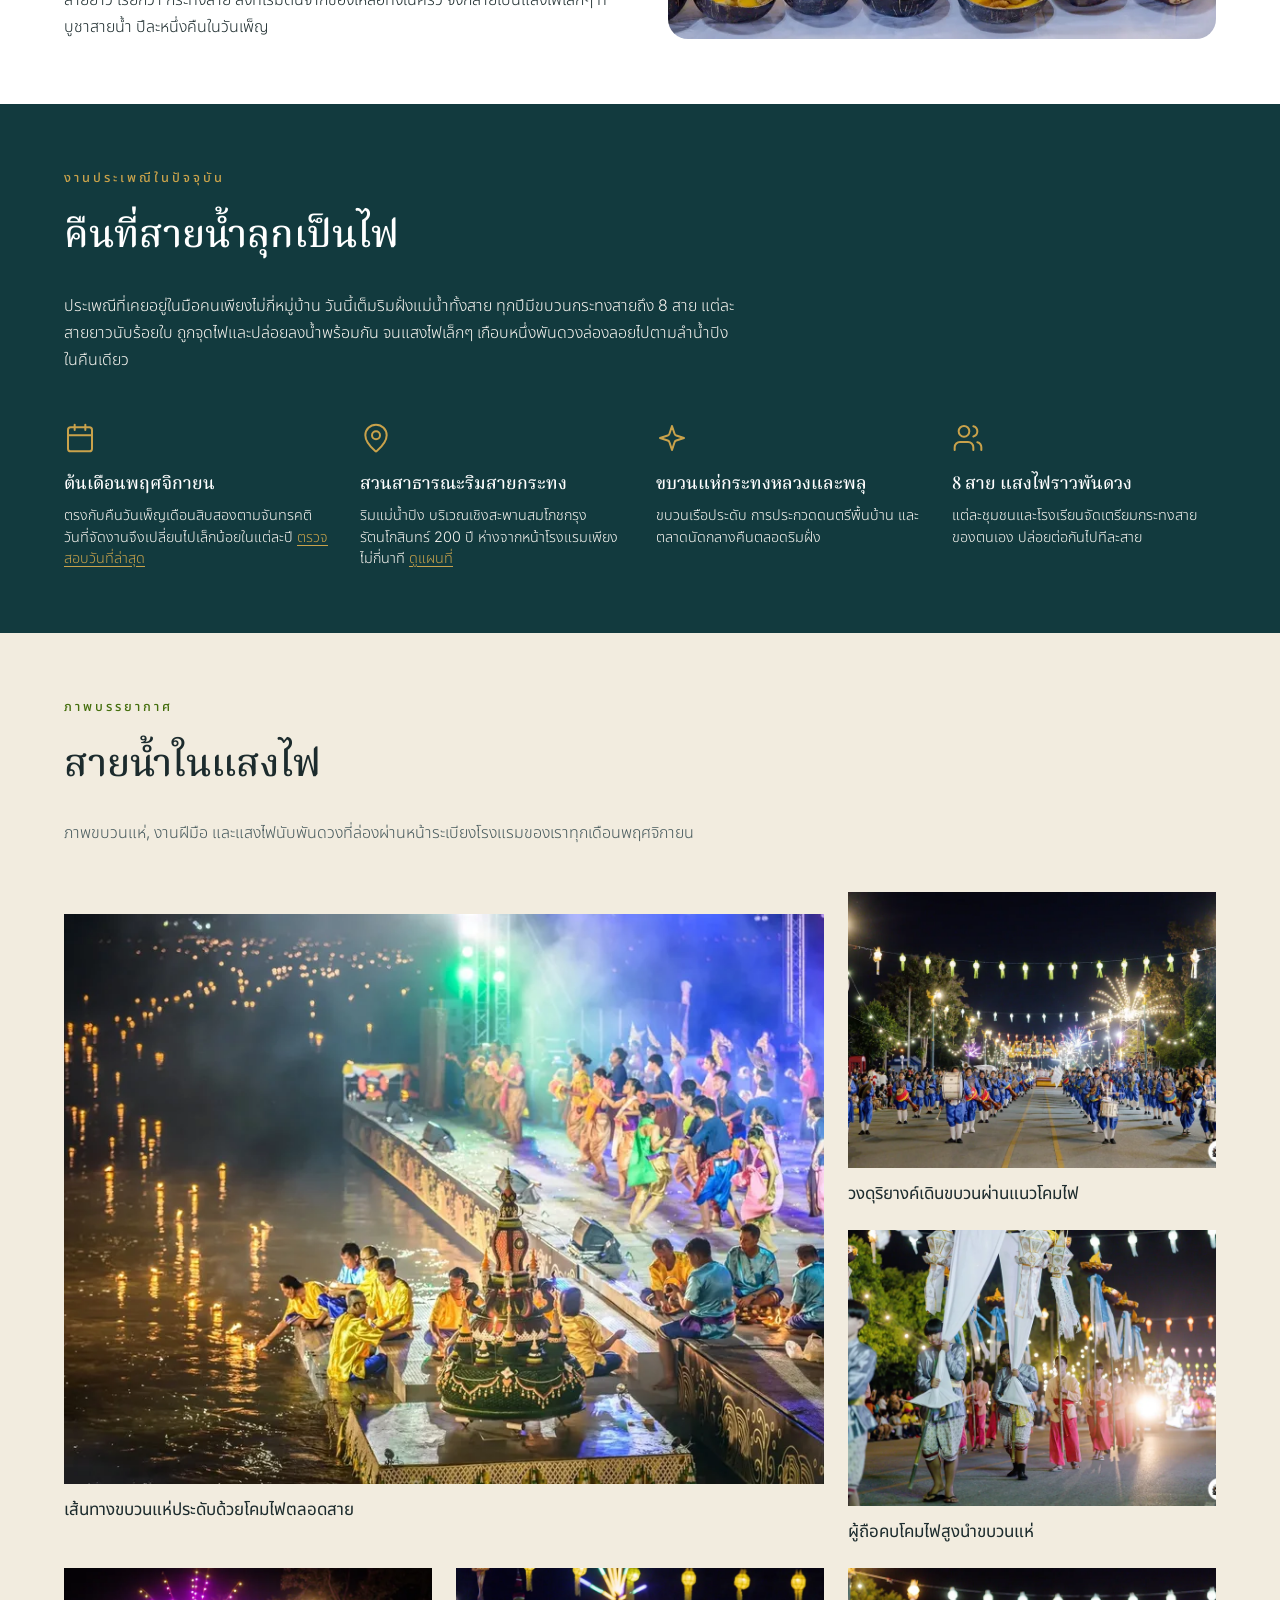
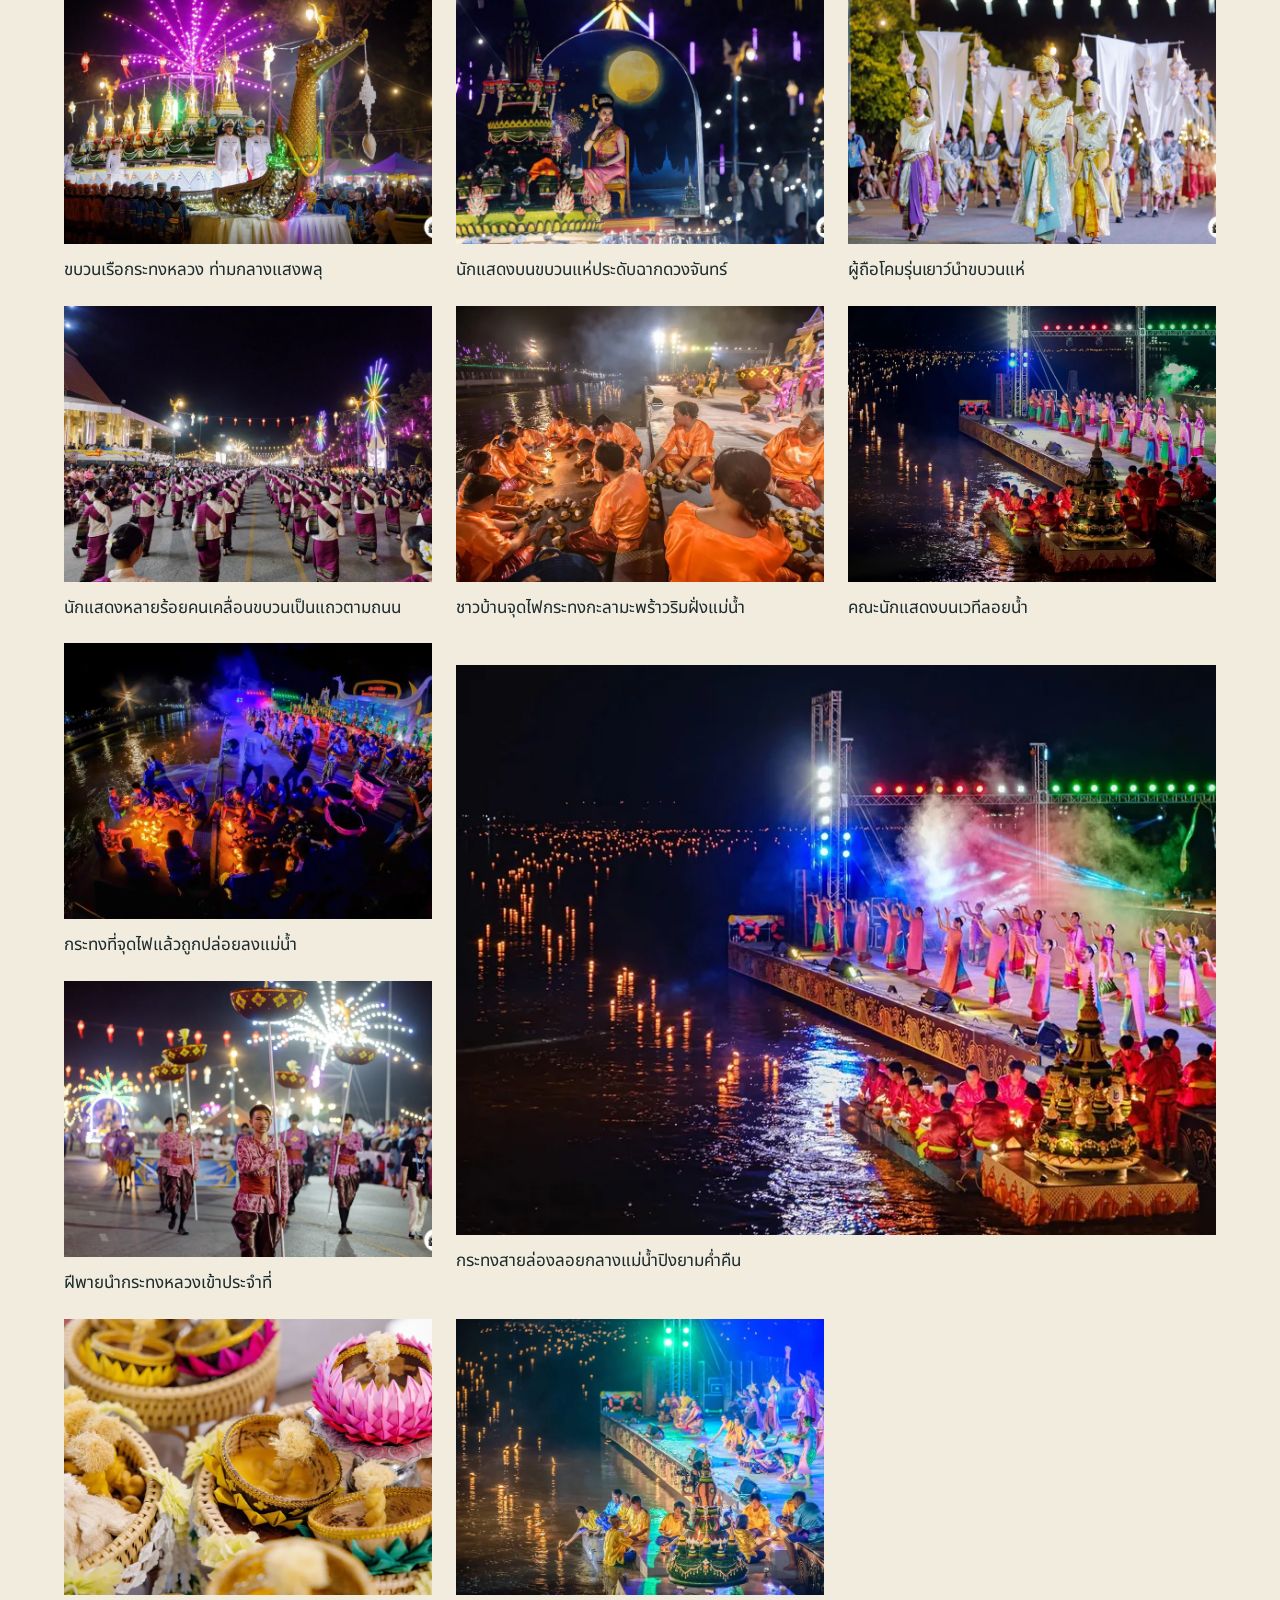
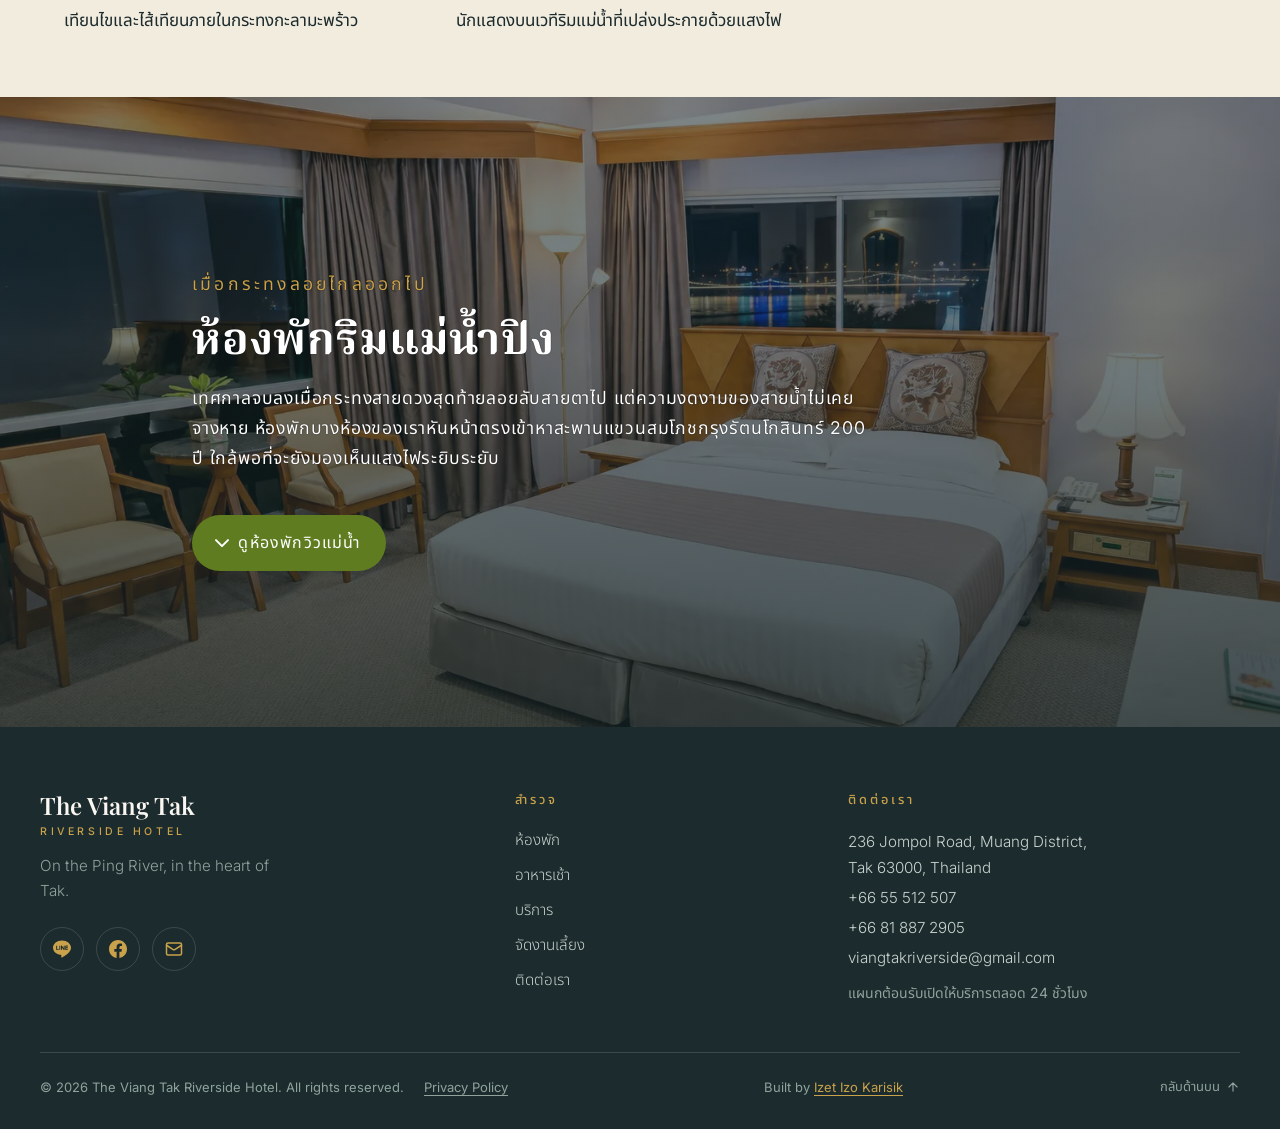
<file: loykrathong-th.html>
<!DOCTYPE html>
<html lang="th" translate="no">

<head>
    <meta charset="UTF-8">
    <meta name="viewport" content="width=device-width, initial-scale=1.0">
    <title>เทศกาลว่าวแฟนซีนานาชาติ และลอยกระทงสาย จังหวัดตาก | โรงแรมเวียงตากริเวอร์ไซด์</title>
    <meta name="description"
        content="เทศกาลว่าวแฟนซีนานาชาติ และมหกรรมอาหารและสินค้า จังหวัดตาก 29 ก.ย. – 7 ต.ค. 2569 และประเพณีลอยกระทงสายในเดือนพฤศจิกายน จัดริมแม่น้ำปิงหน้าโรงแรมเวียงตากริเวอร์ไซด์ พร้อมผังงาน ทางเข้า และข้อมูลที่ใช้ได้จริง" />
        <meta name="google" content="notranslate">
    <meta property="og:type" content="article">
    <meta property="og:site_name" content="The Viang Tak Riverside Hotel">
    <meta property="og:title" content="เทศกาลริมแม่น้ำปิง — ว่าวแฟนซีนานาชาติ และลอยกระทงสาย">
    <meta property="og:description"
        content="เทศกาลว่าวแฟนซีนานาชาติปลายเดือนกันยายน และกระทงสายนับพันดวงในเดือนพฤศจิกายน จัดริมแม่น้ำปิงหน้าโรงแรม">
    <meta property="og:url" content="https://viangtakriverside.com/loykrathong-th">
    <meta property="og:image" content="https://viangtakriverside.com/assets/images/loykrathong/loykrathong3.webp">
    <meta property="og:image:alt" content="กระทงสายจากกะลามะพร้าวหลายร้อยดวงล่องลอยกลางแม่น้ำปิงยามค่ำคืน">
    <meta property="og:locale" content="th_TH">
    <meta property="og:locale:alternate" content="en_US">
    <meta name="twitter:card" content="summary_large_image">

    <!-- This page and loykrathong.html are the same article in two
         languages. These three tags tell search engines that directly —
         "canonical" says this exact URL is the one to index (not a
         duplicate), and the two "alternate hreflang" tags say where to
         find the other language, so someone searching in English gets
         offered the English page instead of this one. -->
    <link rel="canonical" href="https://viangtakriverside.com/loykrathong-th">
    <link rel="alternate" hreflang="en" href="https://viangtakriverside.com/loykrathong">
    <link rel="alternate" hreflang="th" href="https://viangtakriverside.com/loykrathong-th">
    <link rel="alternate" hreflang="x-default" href="https://viangtakriverside.com/loykrathong">

    <link rel="stylesheet" href="styles.css?v=3" />
    <link rel="icon" href="assets/favicon.jpeg?v=2" type="image/jpeg">
    <script src="main.js?v=3" defer></script>
    <script src="gallery.js?v=3" defer></script>
    <script src="kite-countdown.js?v=1" defer></script>
    <script src="cookie-consent.js?v=1" defer></script>

    <!-- fonts -->
    <link rel="preconnect" href="https://fonts.googleapis.com">
    <link rel="preconnect" href="https://fonts.gstatic.com" crossorigin>
    <link
        href="https://fonts.googleapis.com/css2?family=Playfair+Display:ital,wght@0,400;0,500;0,600;0,700;1,400&family=Inter:wght@300;400;500;600&family=Fraunces:wght@400;500;600&family=Noto+Serif+Thai:wght@400;500;600;700&family=Noto+Sans+Thai:wght@300;400;500;600&display=swap"
        rel="stylesheet">
    <link rel="stylesheet" href="animation.css">
    <script>document.documentElement.classList.add('js');</script>

    <script type="application/ld+json">
    {
      "@context": "https://schema.org",
      "@type": "BreadcrumbList",
      "itemListElement": [
        {
          "@type": "ListItem",
          "position": 1,
          "name": "โรงแรมเวียงตากริเวอร์ไซด์",
          "item": "https://viangtakriverside.com/index-th"
        },
        {
          "@type": "ListItem",
          "position": 2,
          "name": "เทศกาลริมแม่น้ำปิง"
        }
      ]
    }
    </script>
</head>

<!-- "solid-header" keeps the header bar opaque from the very top of
     this page instead of letting it start out transparent — see the
     note on updateScrolled() in main.js. -->
<body id="thai-version" class="solid-header">

    <a class="skip-link" href="#main" id="top">ข้ามไปยังเนื้อหาหลัก</a>

    <header class="hotel-header scrolled">
        <a href="index-th.html" class="logo">
            <span class="brand-name">The Viang Tak</span>
            <span class="sub-brand-name">Riverside Hotel</span>
        </a>

        <div class="lang-sand">
            <a class="lang-toggle before" href="loykrathong.html">EN</a>
            <button class="nav-toggle" type="button" aria-label="Open menu" aria-expanded="false"
                aria-controls="primary-nav">
                <span class="bar"></span>
                <span class="bar"></span>
                <span class="bar"></span>
            </button>
        </div>

        <nav class="primary-nav" id="primary-nav">
            <ul>
                <li><a href="index-th.html#rooms">ห้องพัก</a></li>
                <li><a href="index-th.html#dining">อาหารเช้า</a></li>
                <li><a href="index-th.html#facilities">บริการ</a></li>
                <li><a href="index-th.html#events">จัดงานเลี้ยง</a></li>
                <li><a href="index-th.html#contact">ติดต่อเรา</a></li>
                <li><a class="lang-toggle after" href="loykrathong.html">EN</a></li>
                <li><a class="book-btn" href="reservation-th.html">จองเลย</a></li>
            </ul>
        </nav>
    </header>



    <main id="main">

        <!-- ===== PAGE SIGNPOST ===== -->
        <!-- This page covers two different festivals now, so it opens with
             a short band saying so and offering a jump link down to each
             one, rather than dropping straight into the first of them. The
             page's one and only <h1> lives here — the Loi Krathong hero
             further down used to hold it, and is an <h2> now. -->

        <section class="festival-index">
            <div class="container">
                <h1>เทศกาลริมแม่น้ำปิง</h1>
                <p class="festival-index-intro">โรงแรมตั้งอยู่กลางพื้นที่จัดงานเทศกาลของเมืองตาก</p>

                <ul class="festival-links">
                    <!-- ONCE A YEAR: "is-current" marks whichever festival
                         is the next one coming up, and belongs on the kite
                         link from roughly November through to the following
                         October, then on the Loi Krathong link for the few
                         weeks in between. It is only a highlight — both
                         links work either way. -->
                    <li><a class="festival-chip is-current" href="#kite">ว่าวนานาชาติ &middot; 29 ก.ย. – 7 ต.ค.</a></li>
                    <li><a class="festival-chip" href="#loykrathong">ลอยกระทงสาย &middot; พ.ย.</a></li>
                </ul>
            </div>
        </section>


        <!-- ===== BLOCK A: THE KITE FESTIVAL ===== -->
        <!-- ONCE A YEAR, right after the kite festival ends: move this
             whole <section> down below the Loi Krathong block (the one
             that starts at "BLOCK B" further down this file), so the page
             leads with whichever festival is actually next. Move it back
             above once Loi Krathong is over. Nothing inside either block
             needs touching to do it — only the two dates on the countdown
             badge just below, and the year in the heading. -->

        <section class="kite-section" id="kite">
            <div class="container">

                <!-- The badge's wording is rewritten by kite-countdown.js
                     on every page load, using the two dates below: a
                     countdown beforehand, "on now" during the festival
                     week, and a closed sign afterwards. The text typed in
                     between the tags is what a visitor with JavaScript
                     switched off sees, so it is deliberately vague rather
                     than a number that could go stale. -->
                <p class="kite-countdown" data-starts="2026-09-29" data-ends="2026-10-07"
                    data-upcoming="อีก {days} วัน" data-tomorrow="พรุ่งนี้" data-during="กำลังจัดงาน"
                    data-ended="ปีนี้จบแล้ว">ปลายเดือนกันยายนนี้</p>

                <h2 class="fade-up">เทศกาลว่าวแฟนซีนานาชาติ 2569</h2>
                <p class="kite-meta">29 ก.ย. – 7 ต.ค. 2569 &middot; ริมแม่น้ำปิง เทศบาลเมืองตาก</p>

                <!-- The only part of this section that is about the hotel
                     rather than about the festival, so it goes first and
                     gets the dark card, instead of being left as a
                     footnote after everything else. -->
                <div class="kite-why fade-up">
                    <h3>ทำไมต้องพักที่นี่</h3>

                    <ul class="kite-why-list">
                        <li>
                            <svg xmlns="http://www.w3.org/2000/svg" viewBox="0 0 24 24" fill="none"
                                stroke="currentColor" stroke-width="2" stroke-linecap="round"
                                stroke-linejoin="round" aria-hidden="true" focusable="false"
                                class="lucide lucide-person-standing">
                                <circle cx="12" cy="5" r="1" />
                                <path d="m9 20 3-6 3 6" />
                                <path d="m6 8 6 2 6-2" />
                                <path d="M12 10v4" />
                            </svg>
                            <p>เดินจากล็อบบี้ถึงงาน 1 นาที</p>
                        </li>
                        <li>
                            <svg xmlns="http://www.w3.org/2000/svg" viewBox="0 0 24 24" fill="none"
                                stroke="currentColor" stroke-width="2" stroke-linecap="round"
                                stroke-linejoin="round" aria-hidden="true" focusable="false"
                                class="lucide lucide-car">
                                <path d="M19 17h2c.6 0 1-.4 1-1v-3c0-.9-.7-1.7-1.5-1.9C18.7 10.6 16 10 16 10s-1.3-1.4-2.2-2.3c-.5-.4-1.1-.7-1.8-.7H5c-.6 0-1.1.4-1.4.9l-1.4 2.9A3.7 3.7 0 0 0 2 12v4c0 .6.4 1 1 1h2" />
                                <circle cx="7" cy="17" r="2" />
                                <path d="M9 17h6" />
                                <circle cx="17" cy="17" r="2" />
                            </svg>
                            <p>มีที่จอดรถ ไม่ต้องแย่งที่นอกงาน</p>
                        </li>
                        <li>
                            <svg xmlns="http://www.w3.org/2000/svg" viewBox="0 0 24 24" fill="none"
                                stroke="currentColor" stroke-width="2" stroke-linecap="round"
                                stroke-linejoin="round" aria-hidden="true" focusable="false"
                                class="lucide lucide-eye">
                                <path d="M2.06 12.35a1 1 0 0 1 0-.7 10.75 10.75 0 0 1 19.88 0 1 1 0 0 1 0 .7 10.75 10.75 0 0 1-19.88 0" />
                                <circle cx="12" cy="12" r="3" />
                            </svg>
                            <p>ดูโชว์ว่าวกลางน้ำจากฝั่งหน้าโรงแรม</p>
                        </li>
                    </ul>

                    <a class="kite-book-btn" href="reservation-th.html">จองห้องพักช่วงเทศกาล<svg xmlns="http://www.w3.org/2000/svg" viewBox="0 0 24 24" fill="none"
                                stroke="currentColor" stroke-width="2" stroke-linecap="round"
                                stroke-linejoin="round" aria-hidden="true" focusable="false"
                                class="lucide lucide-arrow-right">
                        <path d="M5 12h14" />
                        <path d="m12 5 7 7-7 7" />
                    </svg></a>
                </div>

                <h3 class="kite-subhead fade-up">ในงานมีอะไร</h3>

                <ul class="kite-zones fade-up">
                    <li>
                        <h4>Zone 1</h4>
                        <p>อาหารและสินค้า &middot; ตลาดวินเทจ &middot; สวนสนุก &middot; เวทีหลัก</p>
                    </li>
                    <li>
                        <h4>Zone 2</h4>
                        <p>ว่าวแฟนซีนานาชาติ &middot; โชว์ว่าวกลางน้ำบนโป๊ะกระทงสาย</p>
                    </li>
                </ul>

                <h3 class="kite-subhead fade-up">ข้อมูลที่ใช้ได้จริง</h3>

                <ul class="kite-facts fade-up">
                    <li>
                        <svg xmlns="http://www.w3.org/2000/svg" viewBox="0 0 24 24" fill="none"
                                stroke="currentColor" stroke-width="2" stroke-linecap="round"
                                stroke-linejoin="round" aria-hidden="true" focusable="false"
                                class="lucide lucide-log-in">
                            <path d="M15 3h4a2 2 0 0 1 2 2v14a2 2 0 0 1-2 2h-4" />
                            <path d="m10 17 5-5-5-5" />
                            <path d="M15 12H3" />
                        </svg>
                        ทางเข้า 1–3
                    </li>
                    <li>
                        <svg xmlns="http://www.w3.org/2000/svg" viewBox="0 0 24 24" fill="none"
                                stroke="currentColor" stroke-width="2" stroke-linecap="round"
                                stroke-linejoin="round" aria-hidden="true" focusable="false"
                                class="lucide lucide-square-parking">
                            <rect width="18" height="18" x="3" y="3" rx="2" />
                            <path d="M9 17V7h4a3 3 0 0 1 0 6H9" />
                        </svg>
                        ลานจอดรถ
                    </li>
                    <li>
                        <svg xmlns="http://www.w3.org/2000/svg" viewBox="0 0 24 24" fill="none"
                                stroke="currentColor" stroke-width="2" stroke-linecap="round"
                                stroke-linejoin="round" aria-hidden="true" focusable="false"
                                class="lucide lucide-cross">
                            <path d="M11 2a2 2 0 0 0-2 2v5H4a2 2 0 0 0-2 2v2c0 1.1.9 2 2 2h5v5c0 1.1.9 2 2 2h2a2 2 0 0 0 2-2v-5h5a2 2 0 0 0 2-2v-2a2 2 0 0 0-2-2h-5V4a2 2 0 0 0-2-2h-2z" />
                        </svg>
                        ห้องน้ำ &middot; ปฐมพยาบาล
                    </li>
                    <li>
                        <svg xmlns="http://www.w3.org/2000/svg" viewBox="0 0 24 24" fill="none"
                                stroke="currentColor" stroke-width="2" stroke-linecap="round"
                                stroke-linejoin="round" aria-hidden="true" focusable="false"
                                class="lucide lucide-traffic-cone">
                            <path d="M9.3 6.2a4.55 4.55 0 0 0 5.4 0" />
                            <path d="M7.9 10.7c.9.8 2.4 1.3 4.1 1.3s3.2-.5 4.1-1.3" />
                            <path d="M13.9 3.5a1.93 1.93 0 0 0-3.8-.1l-3 10c-.1.2-.1.4-.1.6 0 1.7 2.7 3 6 3s6-1.3 6-3c0-.2 0-.4-.1-.5Z" />
                            <path d="m7.5 12.2-4.7 2.7c-.5.3-.8.7-.8 1.1s.3.8.8 1.1l7.6 4.5c.9.5 2.1.5 3 0l7.6-4.5c.5-.3.8-.7.8-1.1s-.3-.8-.8-1.1l-4.7-2.8" />
                        </svg>
                        ถนนคนเดินปิดจราจร
                    </li>
                </ul>

                <h3 class="kite-subhead fade-up">ผังงาน</h3>

                <!-- These three buttons open in the same lightbox as the
                     photo gallery further down the page: "gallery-tile" is
                     the class gallery.js looks for, and "kite-map-btn" is
                     what makes them look like labelled buttons instead of
                     photo thumbnails.

                     "data-gallery" is what keeps the two sets apart, so the
                     lightbox's arrows and its "2 / 3" counter stay inside
                     the maps and never wander off into the krathong photos.

                     Unusually for a gallery tile, the picture is named on
                     the button itself rather than sitting inside it as an
                     <img>. Partly because these buttons show a label, not a
                     thumbnail — but mostly because each map file is around
                     half a megabyte (they are full of small print that has
                     to survive being zoomed into), and this way none of
                     that is downloaded unless somebody opens one. -->
                <div class="kite-maps fade-up fade-up--still" data-gallery="kite-maps">

                    <button type="button" class="gallery-tile kite-map-btn"
                        data-photo="./assets/images/kite/site-plan-overview.webp"
                        data-photo-alt="ผังรวมเทศกาลว่าวแฟนซีนานาชาติ แสดงโซน 1 และโซน 2 ริมแม่น้ำปิง พร้อมทางเข้า จุดตรวจทั้ง 5 จุด สวนสนุก และเวทีหลัก"
                        data-photo-caption="ผังรวม — เทศกาลว่าวแฟนซีนานาชาติ 2569">
                        <svg xmlns="http://www.w3.org/2000/svg" viewBox="0 0 24 24" fill="none"
                                stroke="currentColor" stroke-width="2" stroke-linecap="round"
                                stroke-linejoin="round" aria-hidden="true" focusable="false"
                                class="lucide lucide-map">
                            <path d="M14.1 5.55a2 2 0 0 0 1.79 0l3.66-1.83A1 1 0 0 1 21 4.62v12.76a1 1 0 0 1-.55.9l-4.56 2.27a2 2 0 0 1-1.79 0l-4.21-2.1a2 2 0 0 0-1.79 0l-3.66 1.83A1 1 0 0 1 3 19.38V6.62a1 1 0 0 1 .55-.9l4.56-2.27a2 2 0 0 1 1.79 0z" />
                            <path d="M15 5.76v15" />
                            <path d="M9 3.24v15" />
                        </svg>
                        ผังรวม
                    </button>

                    <button type="button" class="gallery-tile kite-map-btn"
                        data-photo="./assets/images/kite/site-plan-zone-1.webp"
                        data-photo-alt="ผังโซน 1 มหกรรมอาหารและสินค้า แสดงลานจอดรถ ตลาดวินเทจ สวนสนุก เวทีหลัก จุดตรวจ 1 ถึง 5 และตำแหน่งโรงแรมเวียงตาก"
                        data-photo-caption="Zone 1 — มหกรรมอาหารและสินค้า">
                        <svg xmlns="http://www.w3.org/2000/svg" viewBox="0 0 24 24" fill="none"
                                stroke="currentColor" stroke-width="2" stroke-linecap="round"
                                stroke-linejoin="round" aria-hidden="true" focusable="false"
                                class="lucide lucide-map">
                            <path d="M14.1 5.55a2 2 0 0 0 1.79 0l3.66-1.83A1 1 0 0 1 21 4.62v12.76a1 1 0 0 1-.55.9l-4.56 2.27a2 2 0 0 1-1.79 0l-4.21-2.1a2 2 0 0 0-1.79 0l-3.66 1.83A1 1 0 0 1 3 19.38V6.62a1 1 0 0 1 .55-.9l4.56-2.27a2 2 0 0 1 1.79 0z" />
                            <path d="M15 5.76v15" />
                            <path d="M9 3.24v15" />
                        </svg>
                        ผัง Zone 1
                    </button>

                    <button type="button" class="gallery-tile kite-map-btn"
                        data-photo="./assets/images/kite/site-plan-zone-2.webp"
                        data-photo-alt="ผังโซน 2 พื้นที่กิจกรรมว่าวแฟนซีนานาชาติ แสดงพื้นที่ผู้ชมริมตลิ่ง จุดเตรียมว่าว โป๊ะกระทงสายกลางน้ำ และทางเข้า 1 ถึง 3"
                        data-photo-caption="Zone 2 — พื้นที่กิจกรรมว่าวแฟนซีนานาชาติ">
                        <svg xmlns="http://www.w3.org/2000/svg" viewBox="0 0 24 24" fill="none"
                                stroke="currentColor" stroke-width="2" stroke-linecap="round"
                                stroke-linejoin="round" aria-hidden="true" focusable="false"
                                class="lucide lucide-map">
                            <path d="M14.1 5.55a2 2 0 0 0 1.79 0l3.66-1.83A1 1 0 0 1 21 4.62v12.76a1 1 0 0 1-.55.9l-4.56 2.27a2 2 0 0 1-1.79 0l-4.21-2.1a2 2 0 0 0-1.79 0l-3.66 1.83A1 1 0 0 1 3 19.38V6.62a1 1 0 0 1 .55-.9l4.56-2.27a2 2 0 0 1 1.79 0z" />
                            <path d="M15 5.76v15" />
                            <path d="M9 3.24v15" />
                        </svg>
                        ผัง Zone 2
                    </button>

                </div>

                <p class="kite-credit">แตะที่ผังเพื่อดูแบบเต็มจอ &middot; ภาพผังจากเทศบาลเมืองตาก</p>

            </div>
        </section>


        <!-- ===== HERO ===== -->

        <!-- ===== BLOCK B: LOI KRATHONG SAI =====
             Everything from here down to the closing "stay" section is
             the original Loi Krathong story page, unchanged. See the
             note on block A above about swapping the two around once a
             year. -->

        <section class="hero-section" id="loykrathong">
            <img class="hero-img" fetchpriority="high"
                src="./assets/images/loykrathong/loykrathong3.webp"
                srcset="./assets/images/loykrathong/loykrathong3-sm.webp 900w,
                        ./assets/images/loykrathong/loykrathong3.webp 2048w"
                sizes="100vw"
                alt="กระทงสายจากกะลามะพร้าวหลายร้อยดวงล่องลอยกลางแม่น้ำปิงยามค่ำคืน พร้อมนักแสดงบนเวทีริมน้ำ">
            <div class="hero-overlay"></div>
            <div class="hero-text">
                <p class="hero-kicker">ลอยกระทงสาย &middot; จังหวัดตาก</p>
                <!-- "นับพัน" (thousand) is wrapped in a no-wrap span so the
                     line break never lands in the middle of that word —
                     see ".nowrap-th" in styles.css for why Thai text needs
                     this and English doesn't. -->
                <h2 class="hero-title">สายน้ำแห่งแสงไฟ<span class="nowrap-th">นับพัน</span></h2>
                <p class="hero-paragraph">ทุกเดือนพฤศจิกายน สายน้ำปิงหน้าโรงแรมของเราจะเปล่งประกายไปด้วยแสงเทียนนับพันดวง
                    งานประเพณีหนึ่งเดียวในประเทศไทยที่หาชมไม่ได้จากที่ไหนอีก นี่คือเรื่องราวเบื้องหลังจุดเริ่มต้นของประเพณีนี้
                </p>
                <a class="explore-btn" href="#legend"><svg xmlns="http://www.w3.org/2000/svg" width="24" height="24"
                        viewBox="0 0 24 24" fill="none" stroke="currentColor" stroke-width="2" stroke-linecap="round"
                        stroke-linejoin="round" class="lucide lucide-chevron-down">
                        <path d="m6 9 6 6 6-6" />
                    </svg>เริ่มอ่านเรื่องราว</a>
            </div>
        </section>


        <!-- ===== ตำนาน ===== -->

        <section class="legend-section" id="legend">
            <div class="container">
                <div class="story-row">
                    <div class="story-media fade-up fade-up--still">
                        <img loading="lazy"
                            src="./assets/images/loykrathong/tak_loy-krathong-sai-prathip-festival_18.webp"
                            srcset="./assets/images/loykrathong/tak_loy-krathong-sai-prathip-festival_18-sm.webp 900w,
                                    ./assets/images/loykrathong/tak_loy-krathong-sai-prathip-festival_18.webp 2048w"
                            sizes="(min-width: 768px) 45vw, 100vw"
                            alt="กะลามะพร้าวนับสิบใบ แต่ละใบบรรจุขี้ผึ้งและไส้เทียนฝ้ายบิดเกลียว วางเรียงเป็นแถว">
                    </div>
                    <div class="story-body fade-up">
                        <p class="story-kicker">ตำนาน</p>
                        <h2>คืนแห่งการขอขมาสายน้ำ</h2>
                        <p>ก่อนจะมีชื่อเรียกอย่างเป็นทางการ ชาวตากก็ทำสิ่งนี้สืบต่อกันมาหลายชั่วอายุคนแล้ว
                            เมื่อสิ้นฤดูฝนของทุกปี ผู้คนริมฝั่งแม่น้ำปิงจะพร้อมใจกันมาคืนสิ่งดีๆ ให้กับสายน้ำ
                            คืนวันเพ็ญเดือนสิบสองคือคืนลอยกระทง ค่ำคืนแห่งการบูชาพระพุทธเจ้าและขอขมาพระแม่คงคา
                            เทพีผู้สถิตอยู่ในแม่น้ำ ลำคลอง และท้องนาทุกแห่ง กระทงทุกใบที่ปล่อยลงน้ำในคืนนั้น
                            ล้วนแทนคำขอบคุณและคำขอโทษเดียวกัน ต่อสายน้ำที่หล่อเลี้ยงชีวิตพวกเขามาตลอดทั้งปี</p>
                        <p>แต่เดิมกระทงของที่นี่ทำจากใบพลับพลึงที่เคยขึ้นหนาแน่นตามริมฝั่งแม่น้ำปิง
                            ชาวบ้านนำใบมาเย็บเป็นรูปกระทง บรรจุขี้ไต้ชุบน้ำมันมะพร้าว จุดไฟ
                            แล้วปล่อยให้กระแสน้ำพัดพาไปในความมืด</p>
                    </div>
                </div>
            </div>
        </section>


        <!-- ===== งานฝีมือ ===== -->

        <section class="craft-section">
            <div class="container">
                <div class="story-row reverse">
                    <div class="story-media fade-up fade-up--still">
                        <img loading="lazy"
                            src="./assets/images/loykrathong/loykrathong18.webp"
                            srcset="./assets/images/loykrathong/loykrathong18-sm.webp 900w,
                                    ./assets/images/loykrathong/loykrathong18.webp 2048w"
                            sizes="(min-width: 768px) 45vw, 100vw"
                            alt="มะพร้าวทั้งลูก กะลาเปล่า และกระทงสายที่เสร็จสมบูรณ์วางเรียงกันบนโต๊ะงานฝีมือ แสดงทุกขั้นตอนตั้งแต่วัตถุดิบจนถึงเครื่องบูชาสำเร็จ">
                    </div>
                    <div class="story-body fade-up">
                        <p class="story-kicker">งานฝีมือ</p>
                        <h2>จากเศษเหลือในครัว สู่แสงไฟศักดิ์สิทธิ์</h2>
                        <p>เมื่อใบพลับพลึงเริ่มหายาก สิ่งหนึ่งที่จังหวัดตากไม่เคยขาดแคลนคือกะลามะพร้าว
                            เพราะคนที่นี่ชื่นชอบเมี่ยงคำที่ทำจากเนื้อมะพร้าวคั่ว ทุกครัวเรือนจึงมีกะลาเหลือใช้กองอยู่หลังบ้านเสมอ
                            ใครสักคนค้นพบว่ากะลาตาเดียวที่ล้างและตากแห้งดีแล้ว ลอยน้ำได้ไม่แพ้ใบไม้พับ แถมยังไหม้ได้นานกว่าด้วย</p>
                        <p>งานบ้านธรรมดาจึงกลายเป็นงานฝีมือ ชาวบ้านหลอมขี้ผึ้งที่เก็บไว้จากงานบวชลงในกะลาแต่ละใบ
                            ปั้นไส้เทียนฝ้ายเป็นรูปตีนไก่ปักไว้ตรงกลาง แล้วนำกะลาทั้งหมดมาร้อยต่อกันเป็นสายยาว
                            เรียกว่า กระทงสาย สิ่งที่เริ่มต้นจากของเหลือทิ้งในครัว
                            จึงกลายเป็นแสงไฟเล็กๆ ที่บูชาสายน้ำ ปีละหนึ่งคืนในวันเพ็ญ</p>
                    </div>
                </div>
            </div>
        </section>


        <!-- ===== งานประเพณีในปัจจุบัน ===== -->

        <section class="today-section">
            <div class="container">
                <p class="story-kicker">งานประเพณีในปัจจุบัน</p>
                <h2 class="fade-up">คืนที่สายน้ำลุกเป็นไฟ</h2>
                <p class="today-intro">ประเพณีที่เคยอยู่ในมือคนเพียงไม่กี่หมู่บ้าน วันนี้เต็มริมฝั่งแม่น้ำทั้งสาย
                    ทุกปีมีขบวนกระทงสายถึง 8 สาย แต่ละสายยาวนับร้อยใบ ถูกจุดไฟและปล่อยลงน้ำพร้อมกัน
                    จนแสงไฟเล็กๆ เกือบหนึ่งพันดวงล่องลอยไปตามลำน้ำปิงในคืนเดียว</p>

                <ul class="fact-grid fade-up">
                    <li>
                        <svg xmlns="http://www.w3.org/2000/svg" width="24" height="24" viewBox="0 0 24 24"
                            fill="none" stroke="currentColor" stroke-width="2" stroke-linecap="round"
                            stroke-linejoin="round" aria-hidden="true" focusable="false" class="lucide lucide-calendar">
                            <path d="M8 2v4" />
                            <path d="M16 2v4" />
                            <rect width="18" height="18" x="3" y="4" rx="2" />
                            <path d="M3 10h18" />
                        </svg>
                        <h3>ต้นเดือนพฤศจิกายน</h3>
                        <p>ตรงกับคืนวันเพ็ญเดือนสิบสองตามจันทรคติ วันที่จัดงานจึงเปลี่ยนไปเล็กน้อยในแต่ละปี
                            <a href="https://www.tourismthailand.org/Events-and-Festivals/loi-krathong-sai-festival-of-1000-lanterns"
                                target="_blank" rel="noopener">ตรวจสอบวันที่ล่าสุด</a></p>
                    </li>
                    <li>
                        <svg xmlns="http://www.w3.org/2000/svg" width="24" height="24" viewBox="0 0 24 24"
                            fill="none" stroke="currentColor" stroke-width="2" stroke-linecap="round"
                            stroke-linejoin="round" aria-hidden="true" focusable="false" class="lucide lucide-map-pin">
                            <path
                                d="M20 10c0 4.993-5.539 10.193-7.399 11.799a1 1 0 0 1-1.202 0C9.539 20.193 4 14.993 4 10a8 8 0 0 1 16 0" />
                            <circle cx="12" cy="10" r="3" />
                        </svg>
                        <h3>สวนสาธารณะริมสายกระทง</h3>
                        <p>ริมแม่น้ำปิง บริเวณเชิงสะพานสมโภชกรุงรัตนโกสินทร์ 200 ปี ห่างจากหน้าโรงแรมเพียงไม่กี่นาที
                            <a href="https://www.google.com/maps/place/Viang+Tak+Riverside+Hotel/@16.8723522,99.1205155,17z/data=!3m1!4b1!4m9!3m8!1s0x30ddd995613bc8f5:0x1c77719d6469e158!5m2!4m1!1i2!8m2!3d16.8723471!4d99.1230904!16s%2Fg%2F1tf04t0m"
                                target="_blank" rel="noopener">ดูแผนที่</a></p>
                    </li>
                    <li>
                        <svg xmlns="http://www.w3.org/2000/svg" width="24" height="24" viewBox="0 0 24 24"
                            fill="none" stroke="currentColor" stroke-width="2" stroke-linecap="round"
                            stroke-linejoin="round" aria-hidden="true" focusable="false" class="lucide lucide-sparkles">
                            <path
                                d="m12 3-1.912 5.813a2 2 0 0 1-1.275 1.275L3 12l5.813 1.912a2 2 0 0 1 1.275 1.275L12 21l1.912-5.813a2 2 0 0 1 1.275-1.275L21 12l-5.813-1.912a2 2 0 0 1-1.275-1.275L12 3Z" />
                        </svg>
                        <h3>ขบวนแห่กระทงหลวงและพลุ</h3>
                        <p>ขบวนเรือประดับ การประกวดดนตรีพื้นบ้าน และตลาดนัดกลางคืนตลอดริมฝั่ง</p>
                    </li>
                    <li>
                        <svg xmlns="http://www.w3.org/2000/svg" width="24" height="24" viewBox="0 0 24 24"
                            fill="none" stroke="currentColor" stroke-width="2" stroke-linecap="round"
                            stroke-linejoin="round" aria-hidden="true" focusable="false" class="lucide lucide-users">
                            <path d="M16 21v-2a4 4 0 0 0-4-4H6a4 4 0 0 0-4 4v2" />
                            <circle cx="9" cy="7" r="4" />
                            <path d="M22 21v-2a4 4 0 0 0-3-3.87" />
                            <path d="M16 3.13a4 4 0 0 1 0 7.75" />
                        </svg>
                        <h3>8 สาย แสงไฟราวพันดวง</h3>
                        <p>แต่ละชุมชนและโรงเรียนจัดเตรียมกระทงสายของตนเอง ปล่อยต่อกันไปทีละสาย</p>
                    </li>
                </ul>
            </div>
        </section>


        <!-- ===== ภาพบรรยากาศ ===== -->

        <section class="gallery-section" id="gallery">
            <div class="container">

                <div class="gallery-text fade-up">
                    <p class="gallery-kicker">ภาพบรรยากาศ</p>
                    <h2>สายน้ำในแสงไฟ</h2>
                    <p class="gallery-intro">ภาพขบวนแห่, งานฝีมือ และแสงไฟนับพันดวงที่ล่องผ่านหน้าระเบียงโรงแรมของเราทุกเดือนพฤศจิกายน</p>
                </div>

                <div class="gallery-grid festival-gallery fade-up fade-up--still" data-gallery="festival">

                    <button type="button" class="gallery-tile" data-span="opener">
                        <figure>
                            <img loading="lazy"
                                src="./assets/images/loykrathong/loykrathong9.webp"
                                srcset="./assets/images/loykrathong/loykrathong9-sm.webp 900w,
                                        ./assets/images/loykrathong/loykrathong9.webp 2048w"
                                sizes="(min-width: 1024px) 760px, 100vw"
                                alt="ถนนงานเทศกาลประดับด้วยโคมไฟและแสงไฟตลอดเส้นทางขบวนแห่">
                            <figcaption>เส้นทางขบวนแห่ประดับด้วยโคมไฟตลอดสาย</figcaption>
                        </figure>
                    </button>

                    <button type="button" class="gallery-tile">
                        <figure>
                            <img loading="lazy"
                                src="./assets/images/loykrathong/tak_loy-krathong-sai-prathip-festival_05.webp"
                                srcset="./assets/images/loykrathong/tak_loy-krathong-sai-prathip-festival_05-sm.webp 900w,
                                        ./assets/images/loykrathong/tak_loy-krathong-sai-prathip-festival_05.webp 2048w"
                                sizes="(min-width: 1024px) 368px, (min-width: 640px) 45vw, 50vw"
                                alt="วงดุริยางค์ในชุดแต่งกายพื้นเมืองเดินขบวนผ่านแนวโคมไฟยามค่ำคืน">
                            <figcaption>วงดุริยางค์เดินขบวนผ่านแนวโคมไฟ</figcaption>
                        </figure>
                    </button>

                    <button type="button" class="gallery-tile">
                        <figure>
                            <img loading="lazy"
                                src="./assets/images/loykrathong/tak_loy-krathong-sai-prathip-festival_10.webp"
                                srcset="./assets/images/loykrathong/tak_loy-krathong-sai-prathip-festival_10-sm.webp 900w,
                                        ./assets/images/loykrathong/tak_loy-krathong-sai-prathip-festival_10.webp 2048w"
                                sizes="(min-width: 1024px) 368px, (min-width: 640px) 45vw, 50vw"
                                alt="ผู้ถือโคมในชุดแต่งกายพื้นเมืองถือคบโคมไฟสูงนำขบวน">
                            <figcaption>ผู้ถือคบโคมไฟสูงนำขบวนแห่</figcaption>
                        </figure>
                    </button>

                    <button type="button" class="gallery-tile">
                        <figure>
                            <img loading="lazy"
                                src="./assets/images/loykrathong/tak_loy-krathong-sai-prathip-festival_15.webp"
                                srcset="./assets/images/loykrathong/tak_loy-krathong-sai-prathip-festival_15-sm.webp 900w,
                                        ./assets/images/loykrathong/tak_loy-krathong-sai-prathip-festival_15.webp 2048w"
                                sizes="(min-width: 1024px) 368px, (min-width: 640px) 45vw, 50vw"
                                alt="เรือกระทงหลวงสีทองพร้อมเจ้าหน้าที่ในเครื่องแบบ พร้อมพลุไฟด้านหลัง">
                            <figcaption>ขบวนเรือกระทงหลวง ท่ามกลางแสงพลุ</figcaption>
                        </figure>
                    </button>

                    <button type="button" class="gallery-tile">
                        <figure>
                            <img loading="lazy"
                                src="./assets/images/loykrathong/loykrathong17.webp"
                                srcset="./assets/images/loykrathong/loykrathong17-sm.webp 900w,
                                        ./assets/images/loykrathong/loykrathong17.webp 2048w"
                                sizes="(min-width: 1024px) 368px, (min-width: 640px) 45vw, 50vw"
                                alt="นักแสดงในชุดไทยนั่งอยู่บนขบวนแห่ที่ตกแต่งด้วยฉากดวงจันทร์เต็มดวง">
                            <figcaption>นักแสดงบนขบวนแห่ประดับฉากดวงจันทร์</figcaption>
                        </figure>
                    </button>

                    <button type="button" class="gallery-tile">
                        <figure>
                            <img loading="lazy"
                                src="./assets/images/loykrathong/loykrathong16.webp"
                                srcset="./assets/images/loykrathong/loykrathong16-sm.webp 900w,
                                        ./assets/images/loykrathong/loykrathong16.webp 2048w"
                                sizes="(min-width: 1024px) 368px, (min-width: 640px) 45vw, 50vw"
                                alt="ผู้ถือโคมชุดขาวทองเดินนำขบวนแห่ ถือคบโคมไฟสูงเหนือศีรษะ">
                            <figcaption>ผู้ถือโคมรุ่นเยาว์นำขบวนแห่</figcaption>
                        </figure>
                    </button>

                    <button type="button" class="gallery-tile">
                        <figure>
                            <img loading="lazy"
                                src="./assets/images/loykrathong/tak_loy-krathong-sai-prathip-festival_20.webp"
                                srcset="./assets/images/loykrathong/tak_loy-krathong-sai-prathip-festival_20-sm.webp 900w,
                                        ./assets/images/loykrathong/tak_loy-krathong-sai-prathip-festival_20.webp 2048w"
                                sizes="(min-width: 1024px) 368px, (min-width: 640px) 45vw, 50vw"
                                alt="นักแสดงหลายร้อยคนในชุดแต่งกายพื้นเมืองเคลื่อนไหวเป็นแถวยาวตามถนนที่ประดับไฟ">
                            <figcaption>นักแสดงหลายร้อยคนเคลื่อนขบวนเป็นแถวตามถนน</figcaption>
                        </figure>
                    </button>

                    <button type="button" class="gallery-tile">
                        <figure>
                            <img loading="lazy"
                                src="./assets/images/loykrathong/loykrathong5.webp"
                                srcset="./assets/images/loykrathong/loykrathong5-sm.webp 900w,
                                        ./assets/images/loykrathong/loykrathong5.webp 2048w"
                                sizes="(min-width: 1024px) 368px, (min-width: 640px) 45vw, 50vw"
                                alt="ชาวบ้านในชุดสีส้มกำลังจุดไฟกระทงกะลามะพร้าวริมฝั่งแม่น้ำ">
                            <figcaption>ชาวบ้านจุดไฟกระทงกะลามะพร้าวริมฝั่งแม่น้ำ</figcaption>
                        </figure>
                    </button>

                    <button type="button" class="gallery-tile">
                        <figure>
                            <img loading="lazy"
                                src="./assets/images/loykrathong/loykrathong7.webp"
                                srcset="./assets/images/loykrathong/loykrathong7-sm.webp 900w,
                                        ./assets/images/loykrathong/loykrathong7.webp 2048w"
                                sizes="(min-width: 1024px) 368px, (min-width: 640px) 45vw, 50vw"
                                alt="คณะนักแสดงบนเวทีลอยน้ำริมแม่น้ำ พร้อมพลุไฟด้านหลัง">
                            <figcaption>คณะนักแสดงบนเวทีลอยน้ำ</figcaption>
                        </figure>
                    </button>

                    <button type="button" class="gallery-tile">
                        <figure>
                            <img loading="lazy"
                                src="./assets/images/loykrathong/loykrathong11.webp"
                                srcset="./assets/images/loykrathong/loykrathong11-sm.webp 900w,
                                        ./assets/images/loykrathong/loykrathong11.webp 2048w"
                                sizes="(min-width: 1024px) 368px, (min-width: 640px) 45vw, 50vw"
                                alt="มือกำลังปล่อยกระทงกะลามะพร้าวที่จุดไฟแล้วลงสู่แม่น้ำยามค่ำคืน">
                            <figcaption>กระทงที่จุดไฟแล้วถูกปล่อยลงแม่น้ำ</figcaption>
                        </figure>
                    </button>

                    <button type="button" class="gallery-tile">
                        <figure>
                            <img loading="lazy"
                                src="./assets/images/loykrathong/tak_loy-krathong-sai-prathip-festival_16.webp"
                                srcset="./assets/images/loykrathong/tak_loy-krathong-sai-prathip-festival_16-sm.webp 900w,
                                        ./assets/images/loykrathong/tak_loy-krathong-sai-prathip-festival_16.webp 2048w"
                                sizes="(min-width: 1024px) 368px, (min-width: 640px) 45vw, 50vw"
                                alt="ฝีพายในชุดสีแดงพายเรือประดับระหว่างขบวนแห่">
                            <figcaption>ฝีพายนำกระทงหลวงเข้าประจำที่</figcaption>
                        </figure>
                    </button>

                    <button type="button" class="gallery-tile">
                        <figure>
                            <img loading="lazy"
                                src="./assets/images/loykrathong/tak_loy-krathong-sai-prathip-festival_24.webp"
                                srcset="./assets/images/loykrathong/tak_loy-krathong-sai-prathip-festival_24-sm.webp 900w,
                                        ./assets/images/loykrathong/tak_loy-krathong-sai-prathip-festival_24.webp 2048w"
                                sizes="(min-width: 1024px) 368px, (min-width: 640px) 45vw, 50vw"
                                alt="ภาพระยะใกล้ของขี้ผึ้งและไส้เทียนภายในกระทงกะลามะพร้าว">
                            <figcaption>เทียนไขและไส้เทียนภายในกระทงกะลามะพร้าว</figcaption>
                        </figure>
                    </button>

                    <button type="button" class="gallery-tile">
                        <figure>
                            <img loading="lazy"
                                src="./assets/images/loykrathong/loykrathong13.webp"
                                srcset="./assets/images/loykrathong/loykrathong13-sm.webp 900w,
                                        ./assets/images/loykrathong/loykrathong13.webp 2048w"
                                sizes="(min-width: 1024px) 368px, (min-width: 640px) 45vw, 50vw"
                                alt="นักแสดงบนเวทีริมแม่น้ำที่เปล่งประกายด้วยแสงไฟนับร้อยดวง">
                            <figcaption>นักแสดงบนเวทีริมแม่น้ำที่เปล่งประกายด้วยแสงไฟ</figcaption>
                        </figure>
                    </button>

                    <button type="button" class="gallery-tile" data-span="closer">
                        <figure>
                            <img loading="lazy"
                                src="./assets/images/loykrathong/loykrathong3.webp"
                                srcset="./assets/images/loykrathong/loykrathong3-sm.webp 900w,
                                        ./assets/images/loykrathong/loykrathong3.webp 2048w"
                                sizes="(min-width: 1024px) 760px, 100vw"
                                alt="กระทงสายจากกะลามะพร้าวหลายร้อยดวงล่องลอยกลางแม่น้ำปิงยามค่ำคืน">
                            <figcaption>กระทงสายล่องลอยกลางแม่น้ำปิงยามค่ำคืน</figcaption>
                        </figure>
                    </button>

                </div>
            </div>
        </section>


        <!-- ===== เมื่อกระทงลอยไกลออกไป ===== -->

        <section class="hero-section stay-section">
            <img class="hero-img stay-img" loading="lazy"
                src="./assets/images/hotel/rooms/king-bed-bridge-night.webp"
                srcset="./assets/images/hotel/rooms/king-bed-bridge-night-sm.webp 900w,
                        ./assets/images/hotel/rooms/king-bed-bridge-night.webp 1535w"
                sizes="100vw"
                alt="ห้องพักโรงแรมเวียงตากริเวอร์ไซด์ มองเห็นสะพานที่ประดับไฟผ่านหน้าต่างยามค่ำคืน">
            <div class="hero-overlay"></div>
            <div class="hero-text">
                <p class="hero-kicker">เมื่อกระทงลอยไกลออกไป</p>
                <h2>ห้องพักริมแม่น้ำปิง</h2>
                <p>เทศกาลจบลงเมื่อกระทงสายดวงสุดท้ายลอยลับสายตาไป แต่ความงดงามของสายน้ำไม่เคยจางหาย
                    ห้องพักบางห้องของเราหันหน้าตรงเข้าหาสะพานแขวนสมโภชกรุงรัตนโกสินทร์ 200 ปี ใกล้พอที่จะยังมองเห็นแสงไฟระยิบระยับ
                </p>
                <a class="explore-btn" href="index-th.html#rooms"><svg xmlns="http://www.w3.org/2000/svg" width="24"
                        height="24" viewBox="0 0 24 24" fill="none" stroke="currentColor" stroke-width="2"
                        stroke-linecap="round" stroke-linejoin="round" class="lucide lucide-chevron-down">
                        <path d="m6 9 6 6 6-6" />
                    </svg>ดูห้องพักวิวแม่น้ำ</a>
            </div>
        </section>

    </main>


    <footer class="site-footer">
        <div class="footer-inner">

            <div class="footer-brand">
                <p class="footer-wordmark">The Viang Tak</p>
                <p class="footer-wordmark-sub">Riverside Hotel</p>
                <p class="footer-tagline">On the Ping River, in the heart of Tak.</p>

                <ul class="footer-social">
                    <li>
                        <button class="js-line-qr" type="button" aria-haspopup="dialog"
                            aria-label="Show the LINE QR code">
                            <svg viewBox="0 0 24 24" fill="currentColor" aria-hidden="true" focusable="false">
                                <path
                                    d="M24 10.3C24 5 18.6.7 12 .7S0 5 0 10.3c0 4.8 4.3 8.8 10 9.5.4.1.9.3 1.1.6.2.3.1.7.1 1l-.2 1.1c0 .3-.2 1.3 1 .7 1.3-.5 7-4.1 9.5-7 1.7-1.9 2.5-3.8 2.5-5.9zM7.3 13.4H4.9a.6.6 0 0 1-.6-.6V8a.6.6 0 0 1 1.2 0v4.2h1.8a.6.6 0 0 1 0 1.2zm2.4-.6a.6.6 0 0 1-1.2 0V8a.6.6 0 0 1 1.2 0zm5.8 0a.6.6 0 0 1-.4.6h-.2a.6.6 0 0 1-.5-.2l-2.5-3.3v2.9a.6.6 0 0 1-1.2 0V8a.6.6 0 0 1 .4-.6h.2c.2 0 .4.1.5.2l2.5 3.4V8a.6.6 0 0 1 1.2 0zm3.9-3a.6.6 0 0 1 0 1.2h-1.8v1.2h1.8a.6.6 0 0 1 0 1.2h-2.4a.6.6 0 0 1-.6-.6V8a.6.6 0 0 1 .6-.6h2.4a.6.6 0 0 1 0 1.2h-1.8v1.2z" />
                            </svg>
                        </button>
                    </li>
                    <li>
                        <a href="https://www.facebook.com/viangtakriversidehotel" target="_blank" rel="noopener"
                            aria-label="The Viang Tak Riverside Hotel on Facebook">
                            <svg viewBox="0 0 24 24" fill="currentColor" aria-hidden="true" focusable="false">
                                <path
                                    d="M24 12.07C24 5.4 18.63 0 12 0S0 5.4 0 12.07C0 18.1 4.39 23.1 10.13 24v-8.44H7.08v-3.49h3.05V9.41c0-3.02 1.79-4.69 4.53-4.69 1.31 0 2.68.24 2.68.24v2.97h-1.51c-1.49 0-1.96.93-1.96 1.89v2.25h3.33l-.53 3.49h-2.8V24C19.61 23.1 24 18.1 24 12.07z" />
                            </svg>
                        </a>
                    </li>
                    <li>
                        <a href="mailto:viangtakriverside@gmail.com" aria-label="Email the hotel">
                            <svg viewBox="0 0 24 24" fill="none" stroke="currentColor" stroke-width="2"
                                stroke-linecap="round" stroke-linejoin="round" aria-hidden="true" focusable="false">
                                <rect x="2" y="4" width="20" height="16" rx="2" />
                                <path d="m22 7-8.97 5.7a1.94 1.94 0 0 1-2.06 0L2 7" />
                            </svg>
                        </a>
                    </li>
                </ul>
            </div>

            <nav class="footer-nav" aria-label="Footer">
                <h2 class="footer-heading">สำรวจ</h2>
                <ul>
                    <li><a href="index-th.html#rooms">ห้องพัก</a></li>
                    <li><a href="index-th.html#dining">อาหารเช้า</a></li>
                    <li><a href="index-th.html#facilities">บริการ</a></li>
                    <li><a href="index-th.html#events">จัดงานเลี้ยง</a></li>
                    <li><a href="index-th.html#contact">ติดต่อเรา</a></li>
                </ul>
            </nav>

            <div class="footer-contact">
                <h2 class="footer-heading">ติดต่อเรา</h2>
                <address>
                    236 Jompol Road, Muang District,<br>
                    Tak 63000, Thailand
                    <a href="tel:+6655512507">+66 55 512 507</a>
                    <a href="tel:+66818872905">+66 81 887 2905</a>
                    <a href="mailto:viangtakriverside@gmail.com">viangtakriverside@gmail.com</a>
                </address>
                <p class="footer-note">แผนกต้อนรับเปิดให้บริการตลอด 24 ชั่วโมง</p>
            </div>

        </div>

        <div class="footer-bottom">
            <p class="footer-copyright">&copy; 2026 The Viang Tak Riverside Hotel. All rights reserved. <a href="privacy-th.html" class="footer-privacy">Privacy Policy</a></p>
            <p class="footer-credit">
                Built by <a href="https://github.com/IzetIzoKarisik" target="_blank" rel="noopener">Izet Izo
                    Karisik</a>
            </p>
            <a class="footer-top" href="#top">
                กลับด้านบน
                <svg viewBox="0 0 24 24" fill="none" stroke="currentColor" stroke-width="2" stroke-linecap="round"
                    stroke-linejoin="round" aria-hidden="true" focusable="false">
                    <path d="M12 19V5M5 12l7-7 7 7" />
                </svg>
            </a>
        </div>
    </footer>


    <dialog id="line-modal" aria-labelledby="line-modal-title">
        <h2 id="line-modal-title">ส่งข้อความหาเราทาง LINE</h2>
        <img src="./assets/images/line-qr.png" alt="LINE QR code for The Viang Tak Riverside Hotel" width="220"
            height="220">
        <p>สแกนด้วยแอป LINE เพื่อส่งข้อความถึงแผนกต้อนรับ</p>
        <button class="modal-close" type="button">ปิด</button>
    </dialog>

    <dialog class="gallery-modal" id="gallery-modal" aria-labelledby="gallery-modal-caption">
        <button class="gallery-modal-close" type="button" aria-label="ปิด">&times;</button>
        <button class="gallery-modal-prev" type="button" aria-label="ภาพก่อนหน้า">&lsaquo;</button>
        <img id="gallery-modal-img" alt="">
        <button class="gallery-modal-next" type="button" aria-label="ภาพถัดไป">&rsaquo;</button>
        <p class="gallery-modal-caption" id="gallery-modal-caption"></p>
        <p class="gallery-modal-counter" id="gallery-modal-counter"></p>
    </dialog>


    <script src="fade-up.js"></script>
</body>

</html>
</file>
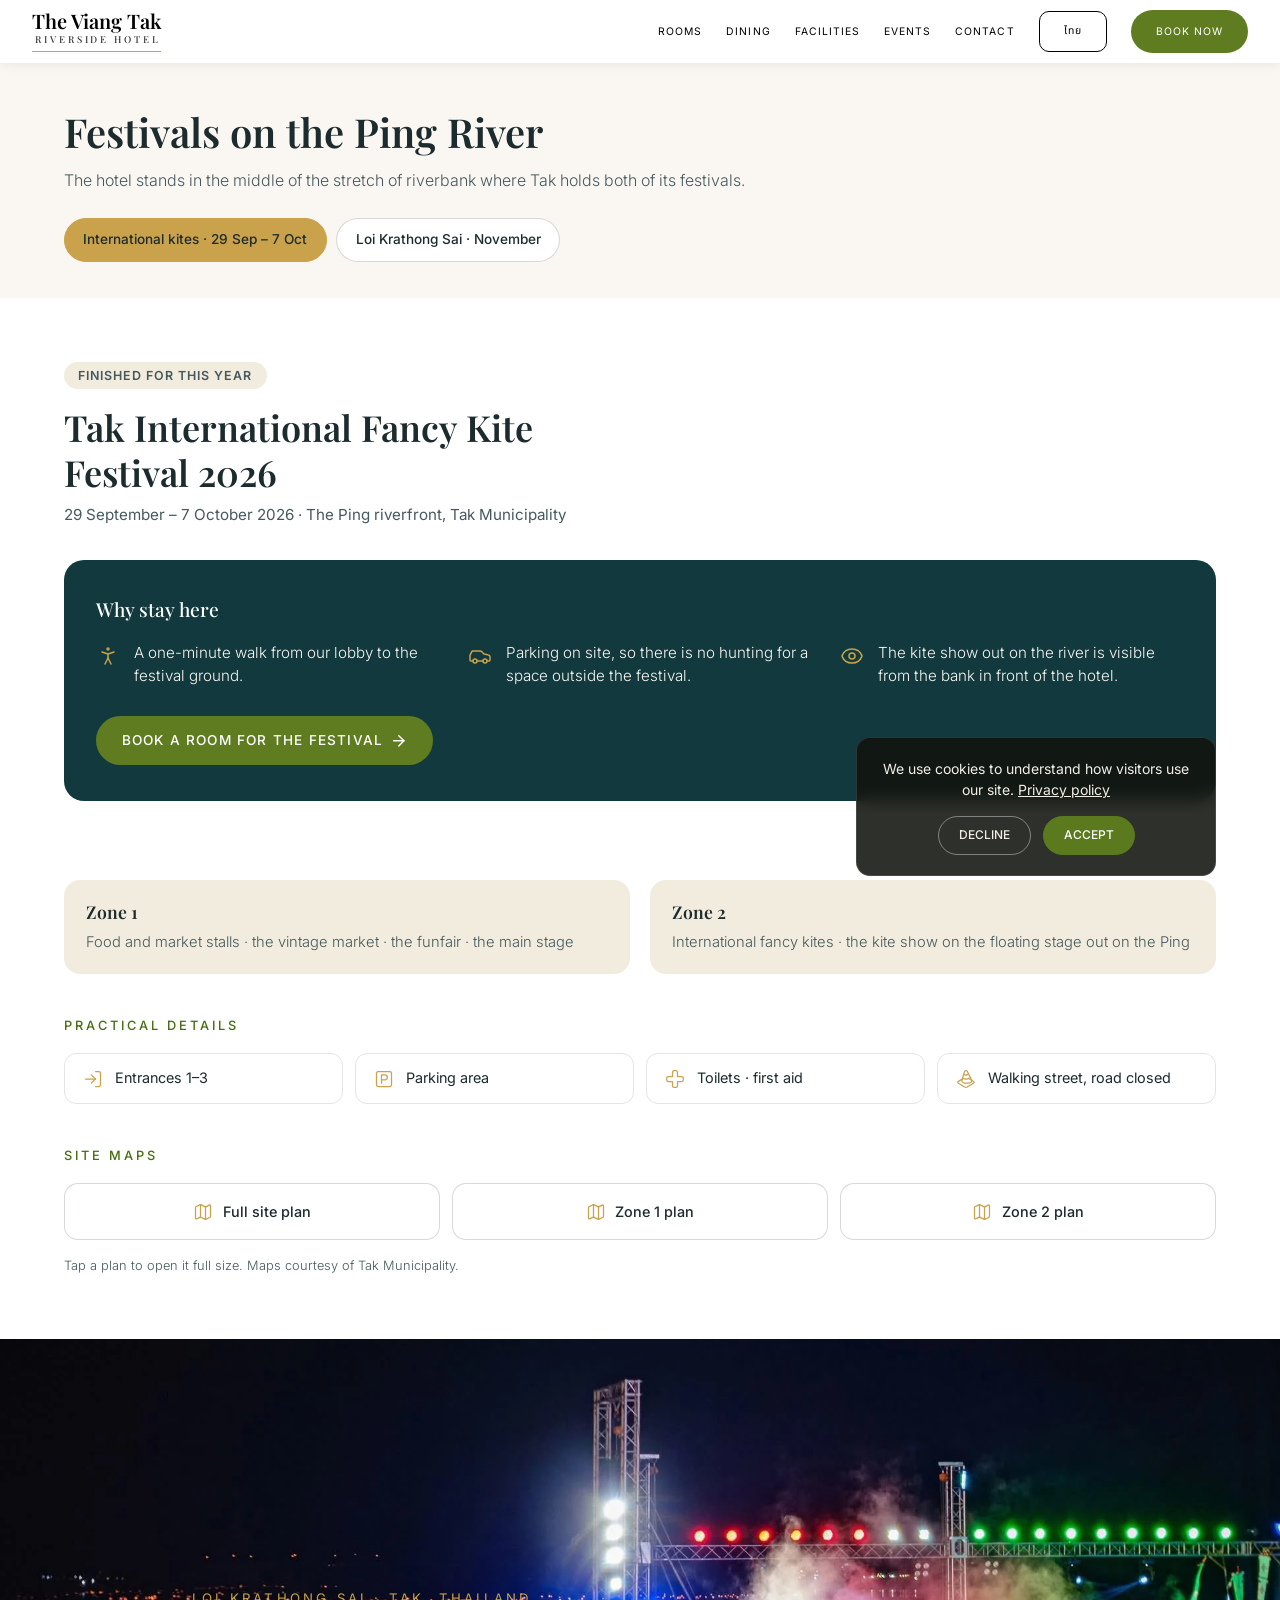
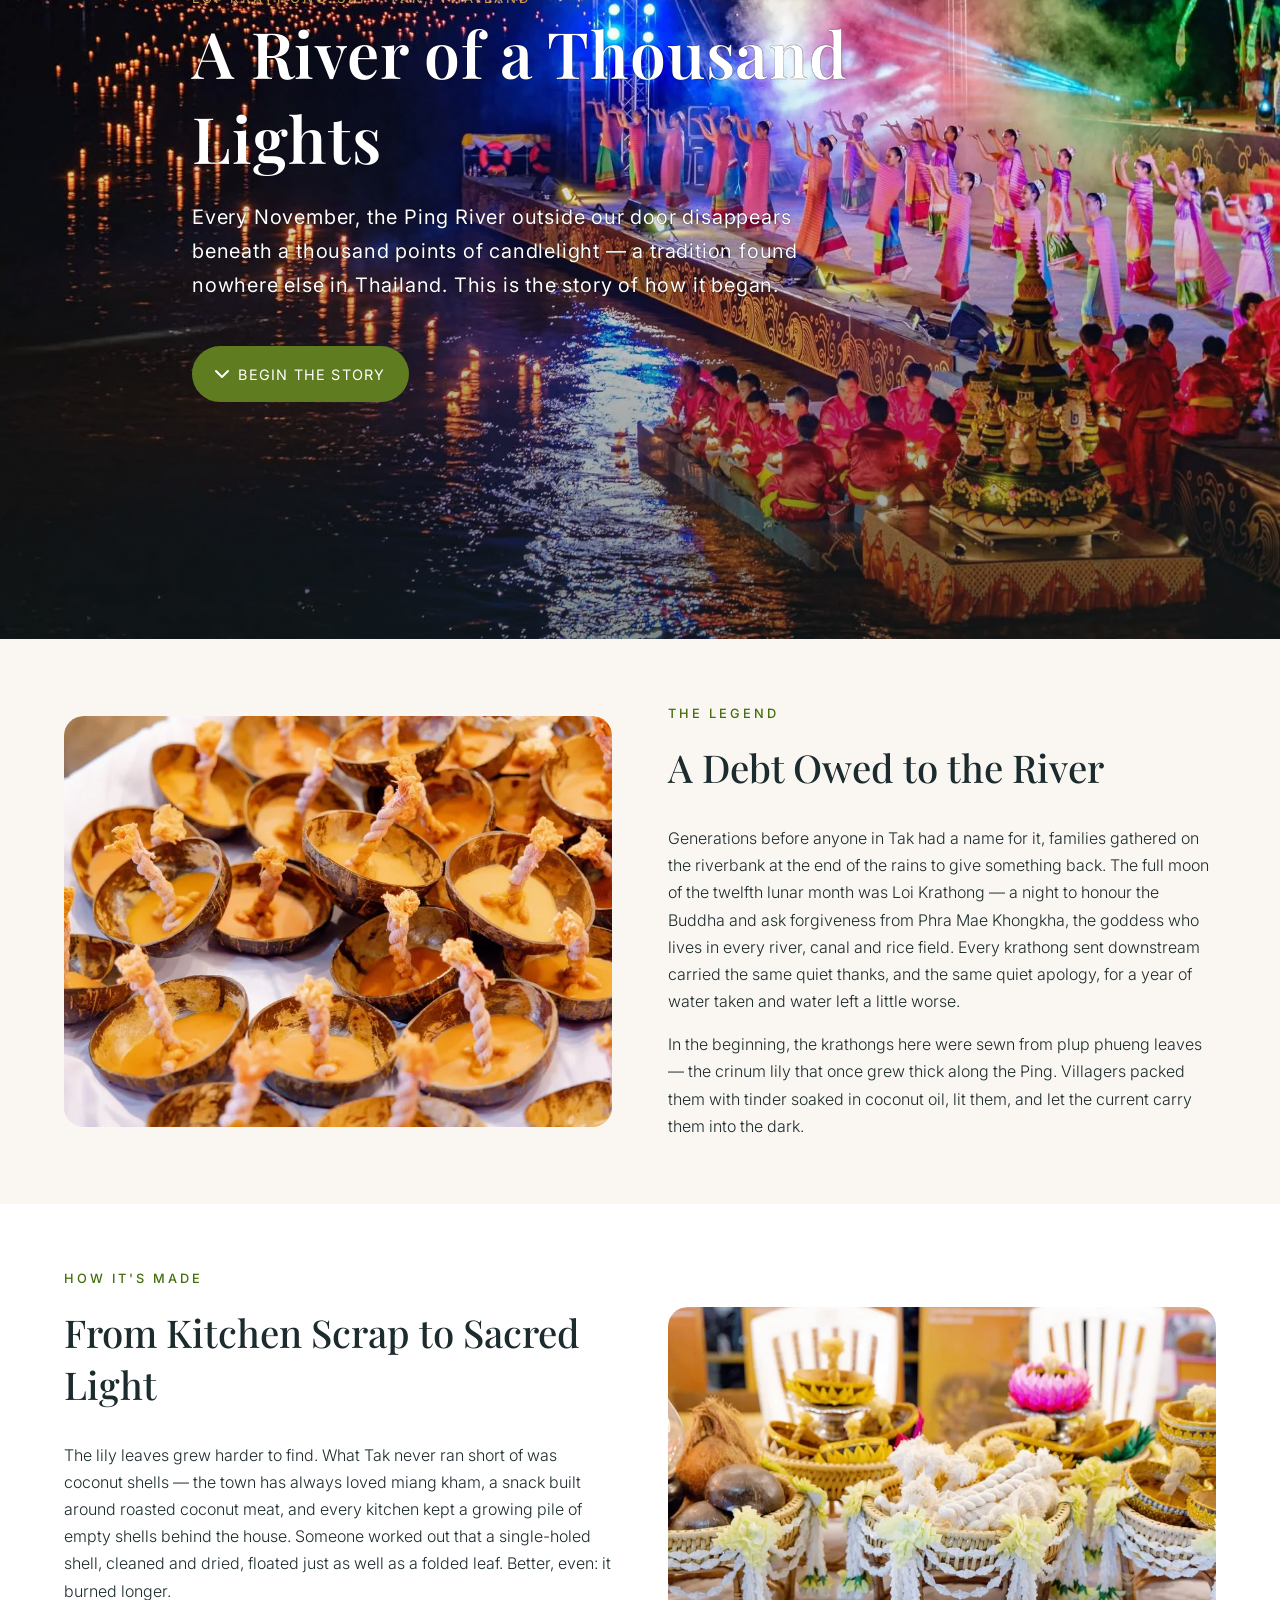
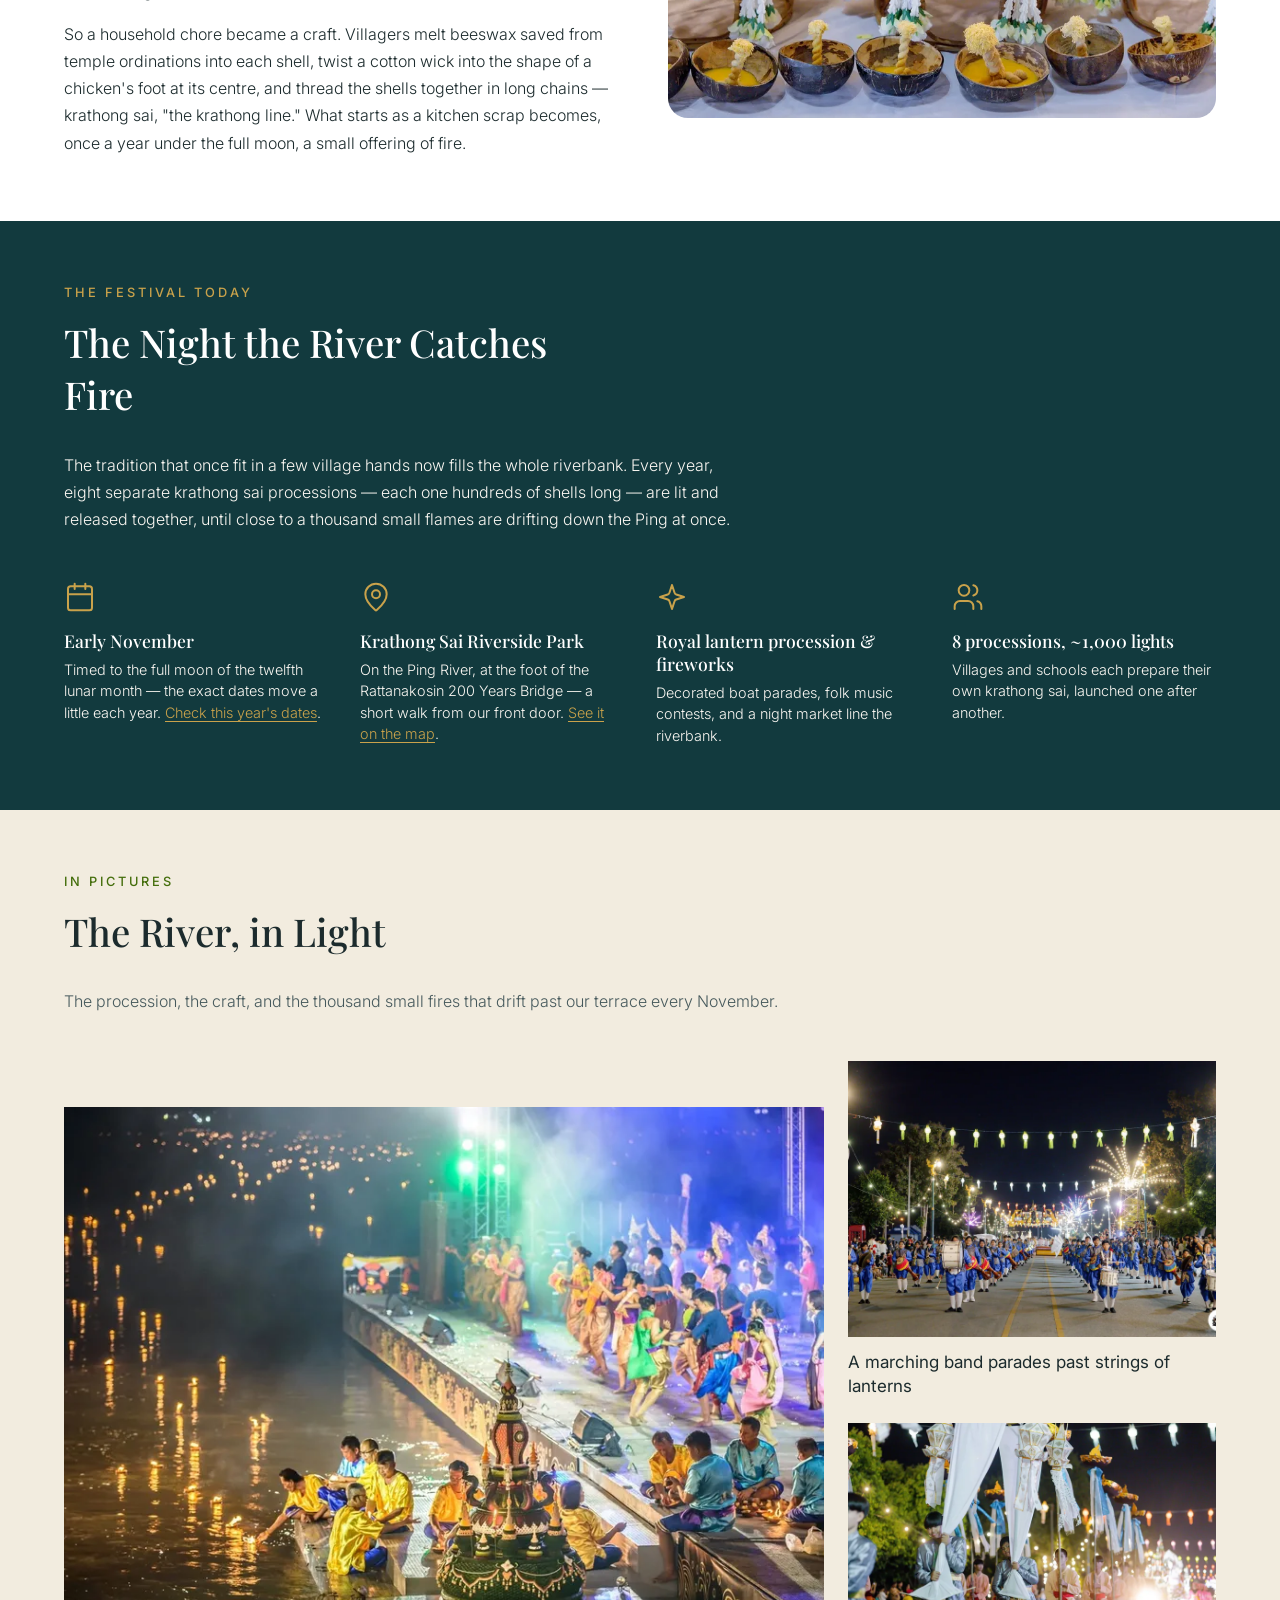
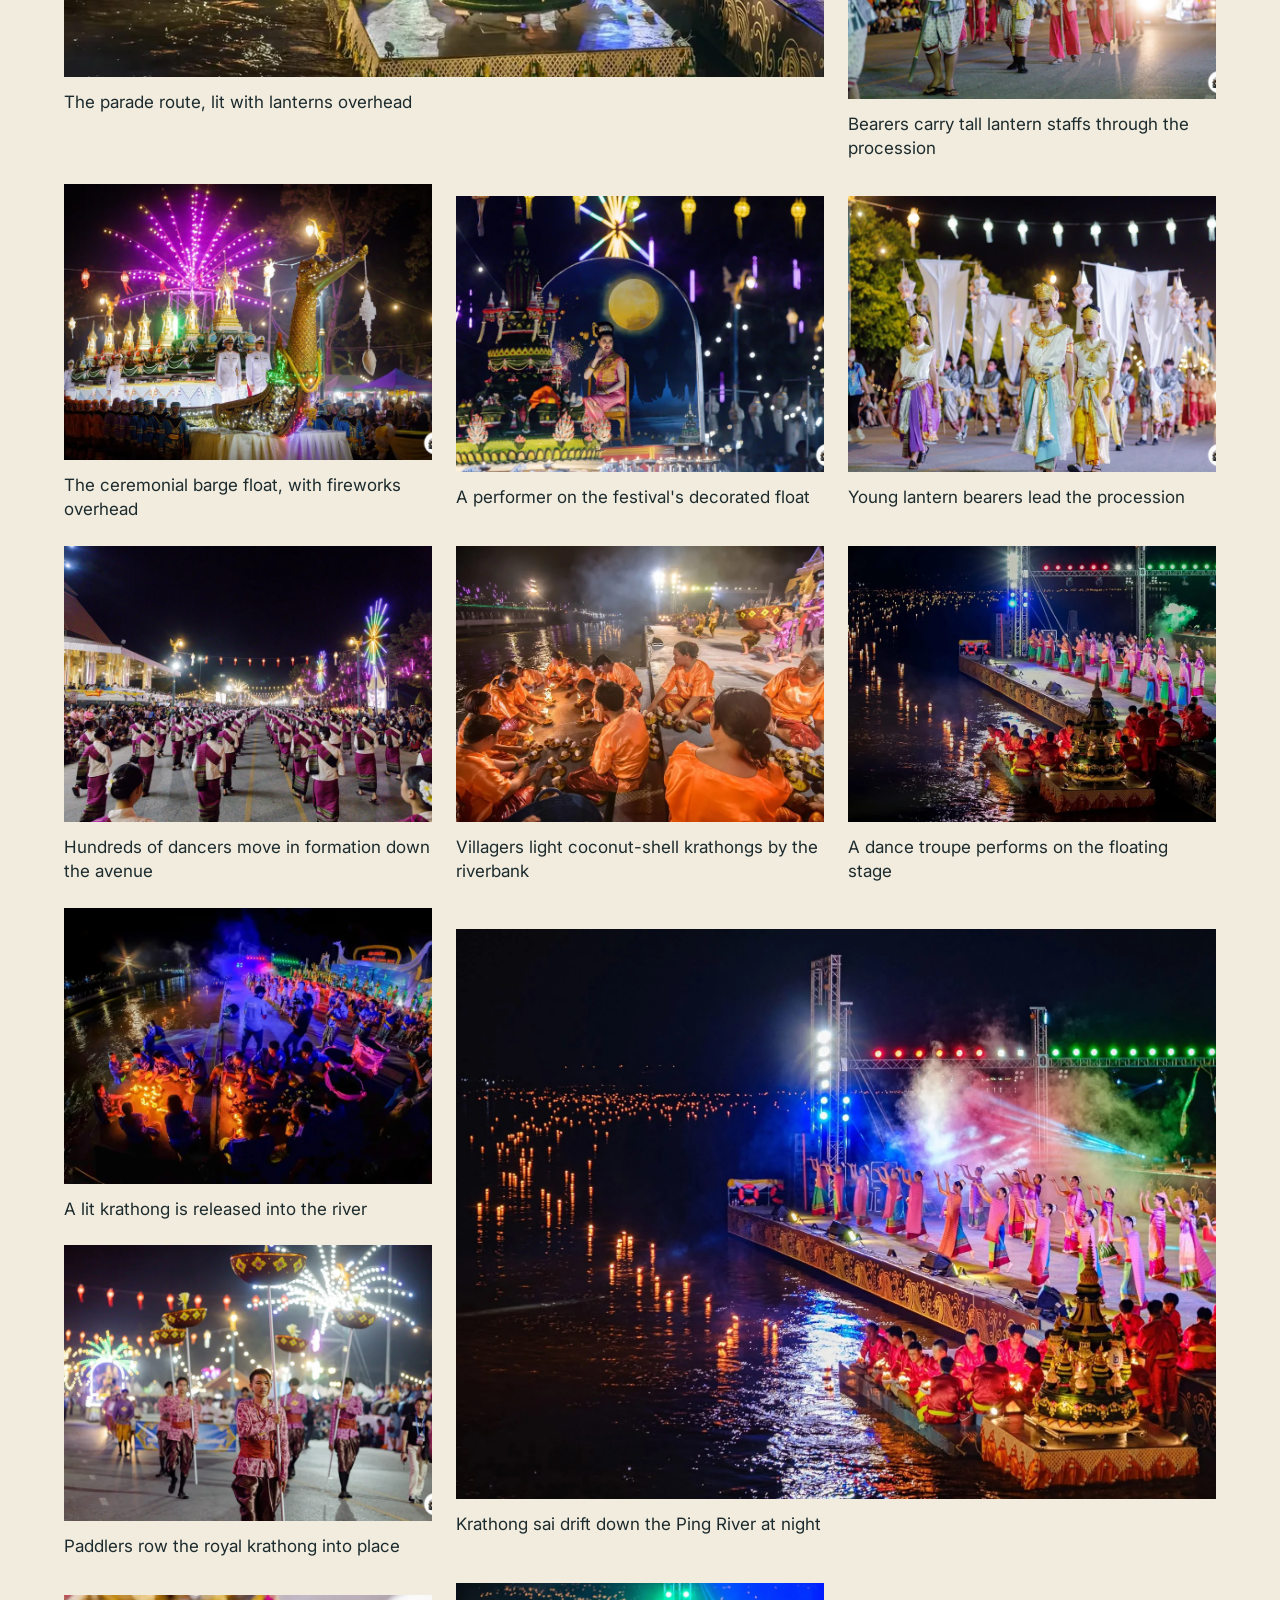
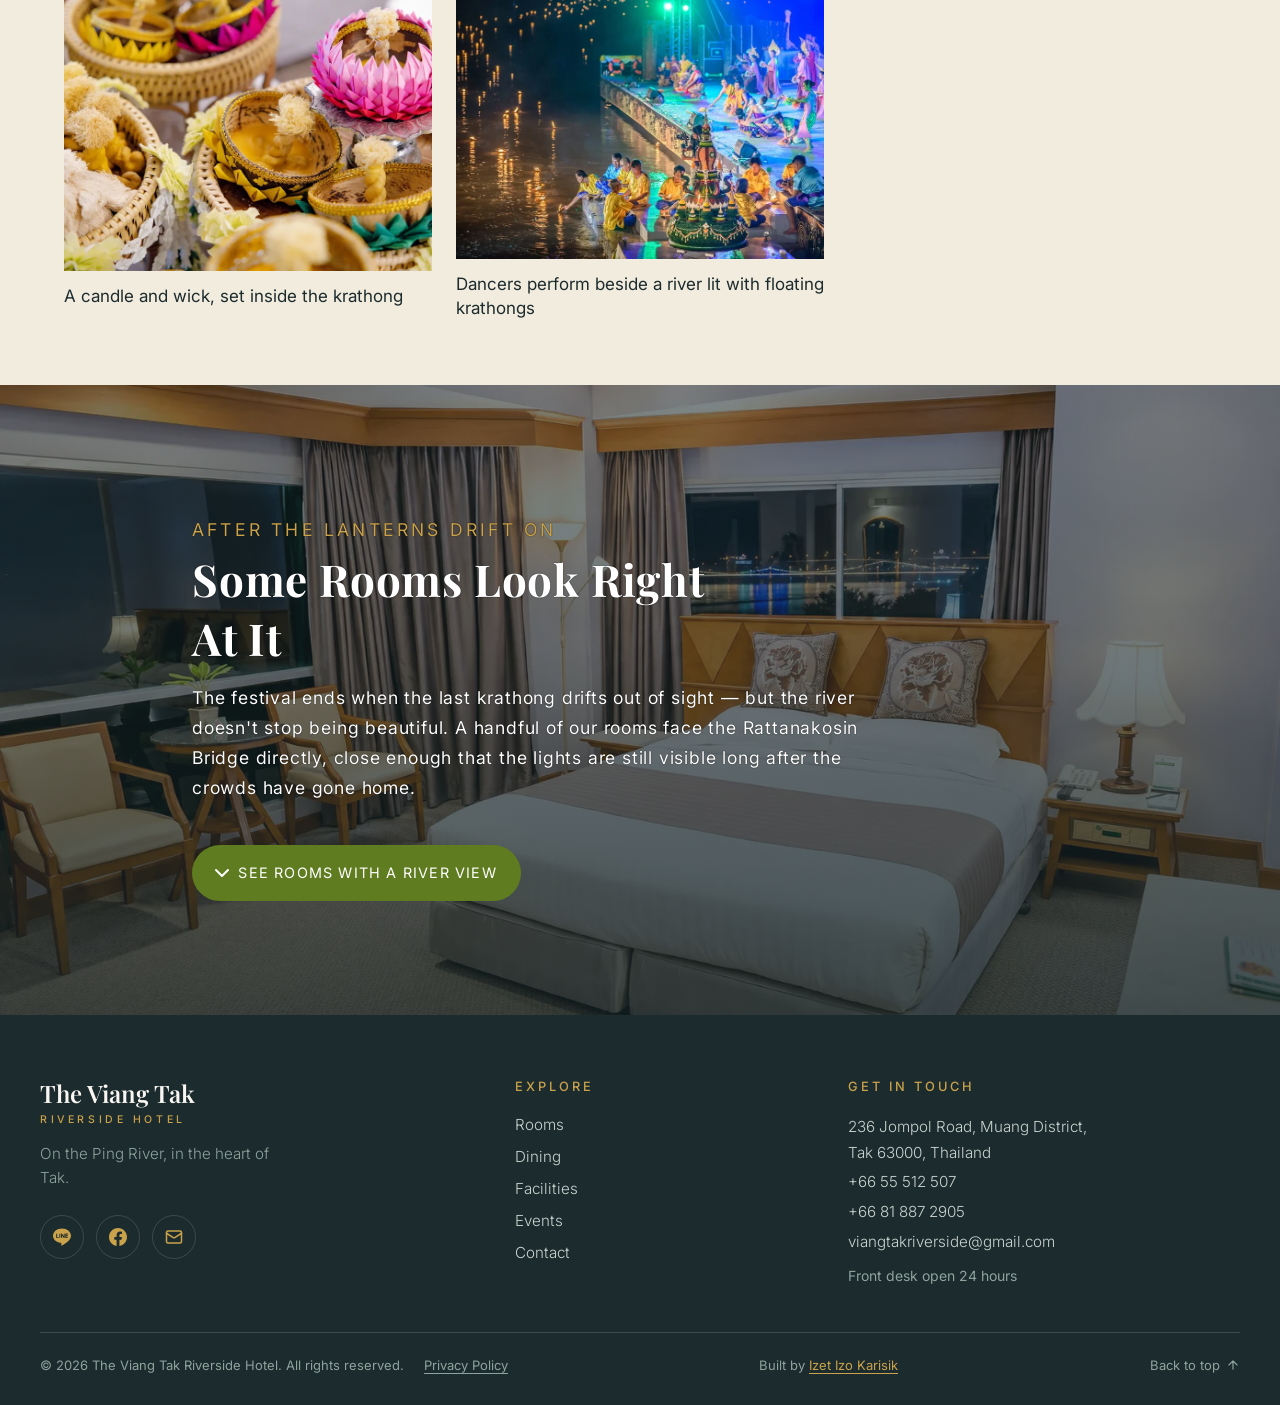
<file: loykrathong.html>
<!DOCTYPE html>
<html lang="en" translate="no">

<head>
    <meta charset="UTF-8">
    <meta name="viewport" content="width=device-width, initial-scale=1.0">
    <title>Tak's Kite Festival &amp; Loi Krathong Sai | The Viang Tak Riverside Hotel</title>
    <meta name="description"
        content="Tak's two riverside festivals, both held on the stretch of the Ping right outside our door: the International Fancy Kite Festival, 29 September to 7 October 2026, and Loi Krathong Sai every November. Dates, site maps and what's on." />
    <meta property="og:type" content="article">
    <meta property="og:site_name" content="The Viang Tak Riverside Hotel">
    <meta property="og:title" content="Festivals on the Ping River — Tak's kite festival and Loi Krathong Sai">
    <meta property="og:description"
        content="The International Fancy Kite Festival in September, and a river of a thousand candlelit krathongs in November — both on the riverbank outside our door.">
    <meta property="og:url" content="https://viangtakriverside.com/loykrathong">
    <meta name="google" content="notranslate">
    <meta property="og:image" content="https://viangtakriverside.com/assets/images/loykrathong/loykrathong3.webp">
    <meta property="og:image:alt" content="Hundreds of candlelit krathong sai floating down the Ping River at night">
    <meta property="og:locale" content="en_US">
    <meta property="og:locale:alternate" content="th_TH">
    <meta name="twitter:card" content="summary_large_image">

    <!-- This page and loykrathong-th.html are the same article in two
         languages. These three tags tell search engines that directly —
         "canonical" says this exact URL is the one to index (not a
         duplicate), and the two "alternate hreflang" tags say where to
         find the other language, so someone searching in Thai gets
         offered the Thai page instead of this one. Without them, search
         engines have to guess the relationship between the two pages, or
         may not realise there's a Thai version to offer at all. -->
    <link rel="canonical" href="https://viangtakriverside.com/loykrathong">
    <link rel="alternate" hreflang="en" href="https://viangtakriverside.com/loykrathong">
    <link rel="alternate" hreflang="th" href="https://viangtakriverside.com/loykrathong-th">
    <link rel="alternate" hreflang="x-default" href="https://viangtakriverside.com/loykrathong">

    <link rel="stylesheet" href="styles.css?v=3" />
    <link rel="icon" href="assets/favicon.jpeg?v=2" type="image/jpeg">
    <script src="main.js?v=3" defer></script>
    <script src="gallery.js?v=3" defer></script>
    <script src="kite-countdown.js?v=1" defer></script>
    <script src="cookie-consent.js?v=1" defer></script>

    <!-- fonts -->
    <link rel="preconnect" href="https://fonts.googleapis.com">
    <link rel="preconnect" href="https://fonts.gstatic.com" crossorigin>
    <link
        href="https://fonts.googleapis.com/css2?family=Playfair+Display:ital,wght@0,400;0,500;0,600;0,700;1,400&family=Inter:wght@300;400;500;600&family=Fraunces:wght@400;500;600&family=Noto+Serif+Thai:wght@400;500;600;700&family=Noto+Sans+Thai:wght@300;400;500;600&display=swap"
        rel="stylesheet">
    <link rel="stylesheet" href="animation.css">
    <script>document.documentElement.classList.add('js');</script>

    <script type="application/ld+json">
    {
      "@context": "https://schema.org",
      "@type": "BreadcrumbList",
      "itemListElement": [
        {
          "@type": "ListItem",
          "position": 1,
          "name": "The Viang Tak Riverside Hotel",
          "item": "https://viangtakriverside.com/"
        },
        {
          "@type": "ListItem",
          "position": 2,
          "name": "Festivals on the Ping River"
        }
      ]
    }
    </script>
</head>

<!-- "solid-header" keeps the header bar opaque from the very top of
     this page instead of letting it start out transparent — see the
     note on updateScrolled() in main.js. -->
<body class="solid-header">

    <a class="skip-link" id="top" href="#main">Skip to content</a>

    <header class="hotel-header scrolled">
        <a href="index.html" class="logo">
            <span class="brand-name">The Viang Tak</span>
            <span class="sub-brand-name">Riverside Hotel</span>
        </a>

        <div class="lang-sand">
            <a class="lang-toggle before" href="loykrathong-th.html">ไทย</a>
            <button class="nav-toggle" type="button" aria-label="Open menu" aria-expanded="false"
                aria-controls="primary-nav">
                <span class="bar"></span>
                <span class="bar"></span>
                <span class="bar"></span>
            </button>
        </div>

        <nav class="primary-nav" id="primary-nav">
            <ul>
                <li><a href="index.html#rooms">Rooms</a></li>
                <li><a href="index.html#dining">Dining</a></li>
                <li><a href="index.html#facilities">Facilities</a></li>
                <li><a href="index.html#events">Events</a></li>
                <li><a href="index.html#contact">Contact</a></li>
                <li><a class="lang-toggle after" href="loykrathong-th.html">ไทย</a></li>
                <li><a class="book-btn" href="reservation.html">Book now</a></li>
            </ul>
        </nav>
    </header>



    <main id="main">

        <!-- ===== PAGE SIGNPOST ===== -->
        <!-- This page covers two different festivals now, so it opens with
             a short band saying so and offering a jump link down to each
             one, rather than dropping straight into the first of them. The
             page's one and only <h1> lives here — the Loi Krathong hero
             further down used to hold it, and is an <h2> now. -->

        <section class="festival-index">
            <div class="container">
                <h1>Festivals on the Ping River</h1>
                <p class="festival-index-intro">The hotel stands in the middle of the stretch of riverbank where Tak holds both of its festivals.</p>

                <ul class="festival-links">
                    <!-- ONCE A YEAR: "is-current" marks whichever festival
                         is the next one coming up, and belongs on the kite
                         link from roughly November through to the following
                         October, then on the Loi Krathong link for the few
                         weeks in between. It is only a highlight — both
                         links work either way. -->
                    <li><a class="festival-chip is-current" href="#kite">International kites &middot; 29 Sep – 7 Oct</a></li>
                    <li><a class="festival-chip" href="#loykrathong">Loi Krathong Sai &middot; November</a></li>
                </ul>
            </div>
        </section>


        <!-- ===== BLOCK A: THE KITE FESTIVAL ===== -->
        <!-- ONCE A YEAR, right after the kite festival ends: move this
             whole <section> down below the Loi Krathong block (the one
             that starts at "BLOCK B" further down this file), so the page
             leads with whichever festival is actually next. Move it back
             above once Loi Krathong is over. Nothing inside either block
             needs touching to do it — only the two dates on the countdown
             badge just below, and the year in the heading. -->

        <section class="kite-section" id="kite">
            <div class="container">

                <!-- The badge's wording is rewritten by kite-countdown.js
                     on every page load, using the two dates below: a
                     countdown beforehand, "on now" during the festival
                     week, and a closed sign afterwards. The text typed in
                     between the tags is what a visitor with JavaScript
                     switched off sees, so it is deliberately vague rather
                     than a number that could go stale. -->
                <p class="kite-countdown" data-starts="2026-09-29" data-ends="2026-10-07"
                    data-upcoming="In {days} days" data-tomorrow="Tomorrow" data-during="On now"
                    data-ended="Finished for this year">Coming at the end of September</p>

                <h2 class="fade-up">Tak International Fancy Kite Festival 2026</h2>
                <p class="kite-meta">29 September – 7 October 2026 &middot; The Ping riverfront, Tak Municipality</p>

                <!-- The only part of this section that is about the hotel
                     rather than about the festival, so it goes first and
                     gets the dark card, instead of being left as a
                     footnote after everything else. -->
                <div class="kite-why fade-up">
                    <h3>Why stay here</h3>

                    <ul class="kite-why-list">
                        <li>
                            <svg xmlns="http://www.w3.org/2000/svg" viewBox="0 0 24 24" fill="none"
                                stroke="currentColor" stroke-width="2" stroke-linecap="round"
                                stroke-linejoin="round" aria-hidden="true" focusable="false"
                                class="lucide lucide-person-standing">
                                <circle cx="12" cy="5" r="1" />
                                <path d="m9 20 3-6 3 6" />
                                <path d="m6 8 6 2 6-2" />
                                <path d="M12 10v4" />
                            </svg>
                            <p>A one-minute walk from our lobby to the festival ground.</p>
                        </li>
                        <li>
                            <svg xmlns="http://www.w3.org/2000/svg" viewBox="0 0 24 24" fill="none"
                                stroke="currentColor" stroke-width="2" stroke-linecap="round"
                                stroke-linejoin="round" aria-hidden="true" focusable="false"
                                class="lucide lucide-car">
                                <path d="M19 17h2c.6 0 1-.4 1-1v-3c0-.9-.7-1.7-1.5-1.9C18.7 10.6 16 10 16 10s-1.3-1.4-2.2-2.3c-.5-.4-1.1-.7-1.8-.7H5c-.6 0-1.1.4-1.4.9l-1.4 2.9A3.7 3.7 0 0 0 2 12v4c0 .6.4 1 1 1h2" />
                                <circle cx="7" cy="17" r="2" />
                                <path d="M9 17h6" />
                                <circle cx="17" cy="17" r="2" />
                            </svg>
                            <p>Parking on site, so there is no hunting for a space outside the festival.</p>
                        </li>
                        <li>
                            <svg xmlns="http://www.w3.org/2000/svg" viewBox="0 0 24 24" fill="none"
                                stroke="currentColor" stroke-width="2" stroke-linecap="round"
                                stroke-linejoin="round" aria-hidden="true" focusable="false"
                                class="lucide lucide-eye">
                                <path d="M2.06 12.35a1 1 0 0 1 0-.7 10.75 10.75 0 0 1 19.88 0 1 1 0 0 1 0 .7 10.75 10.75 0 0 1-19.88 0" />
                                <circle cx="12" cy="12" r="3" />
                            </svg>
                            <p>The kite show out on the river is visible from the bank in front of the hotel.</p>
                        </li>
                    </ul>

                    <a class="kite-book-btn" href="reservation.html">Book a room for the festival<svg xmlns="http://www.w3.org/2000/svg" viewBox="0 0 24 24" fill="none"
                                stroke="currentColor" stroke-width="2" stroke-linecap="round"
                                stroke-linejoin="round" aria-hidden="true" focusable="false"
                                class="lucide lucide-arrow-right">
                        <path d="M5 12h14" />
                        <path d="m12 5 7 7-7 7" />
                    </svg></a>
                </div>

                <h3 class="kite-subhead fade-up">What's on</h3>

                <ul class="kite-zones fade-up">
                    <li>
                        <h4>Zone 1</h4>
                        <p>Food and market stalls &middot; the vintage market &middot; the funfair &middot; the main stage</p>
                    </li>
                    <li>
                        <h4>Zone 2</h4>
                        <p>International fancy kites &middot; the kite show on the floating stage out on the Ping</p>
                    </li>
                </ul>

                <h3 class="kite-subhead fade-up">Practical details</h3>

                <ul class="kite-facts fade-up">
                    <li>
                        <svg xmlns="http://www.w3.org/2000/svg" viewBox="0 0 24 24" fill="none"
                                stroke="currentColor" stroke-width="2" stroke-linecap="round"
                                stroke-linejoin="round" aria-hidden="true" focusable="false"
                                class="lucide lucide-log-in">
                            <path d="M15 3h4a2 2 0 0 1 2 2v14a2 2 0 0 1-2 2h-4" />
                            <path d="m10 17 5-5-5-5" />
                            <path d="M15 12H3" />
                        </svg>
                        Entrances 1–3
                    </li>
                    <li>
                        <svg xmlns="http://www.w3.org/2000/svg" viewBox="0 0 24 24" fill="none"
                                stroke="currentColor" stroke-width="2" stroke-linecap="round"
                                stroke-linejoin="round" aria-hidden="true" focusable="false"
                                class="lucide lucide-square-parking">
                            <rect width="18" height="18" x="3" y="3" rx="2" />
                            <path d="M9 17V7h4a3 3 0 0 1 0 6H9" />
                        </svg>
                        Parking area
                    </li>
                    <li>
                        <svg xmlns="http://www.w3.org/2000/svg" viewBox="0 0 24 24" fill="none"
                                stroke="currentColor" stroke-width="2" stroke-linecap="round"
                                stroke-linejoin="round" aria-hidden="true" focusable="false"
                                class="lucide lucide-cross">
                            <path d="M11 2a2 2 0 0 0-2 2v5H4a2 2 0 0 0-2 2v2c0 1.1.9 2 2 2h5v5c0 1.1.9 2 2 2h2a2 2 0 0 0 2-2v-5h5a2 2 0 0 0 2-2v-2a2 2 0 0 0-2-2h-5V4a2 2 0 0 0-2-2h-2z" />
                        </svg>
                        Toilets &middot; first aid
                    </li>
                    <li>
                        <svg xmlns="http://www.w3.org/2000/svg" viewBox="0 0 24 24" fill="none"
                                stroke="currentColor" stroke-width="2" stroke-linecap="round"
                                stroke-linejoin="round" aria-hidden="true" focusable="false"
                                class="lucide lucide-traffic-cone">
                            <path d="M9.3 6.2a4.55 4.55 0 0 0 5.4 0" />
                            <path d="M7.9 10.7c.9.8 2.4 1.3 4.1 1.3s3.2-.5 4.1-1.3" />
                            <path d="M13.9 3.5a1.93 1.93 0 0 0-3.8-.1l-3 10c-.1.2-.1.4-.1.6 0 1.7 2.7 3 6 3s6-1.3 6-3c0-.2 0-.4-.1-.5Z" />
                            <path d="m7.5 12.2-4.7 2.7c-.5.3-.8.7-.8 1.1s.3.8.8 1.1l7.6 4.5c.9.5 2.1.5 3 0l7.6-4.5c.5-.3.8-.7.8-1.1s-.3-.8-.8-1.1l-4.7-2.8" />
                        </svg>
                        Walking street, road closed
                    </li>
                </ul>

                <h3 class="kite-subhead fade-up">Site maps</h3>

                <!-- These three buttons open in the same lightbox as the
                     photo gallery further down the page: "gallery-tile" is
                     the class gallery.js looks for, and "kite-map-btn" is
                     what makes them look like labelled buttons instead of
                     photo thumbnails.

                     "data-gallery" is what keeps the two sets apart, so the
                     lightbox's arrows and its "2 / 3" counter stay inside
                     the maps and never wander off into the krathong photos.

                     Unusually for a gallery tile, the picture is named on
                     the button itself rather than sitting inside it as an
                     <img>. Partly because these buttons show a label, not a
                     thumbnail — but mostly because each map file is around
                     half a megabyte (they are full of small print that has
                     to survive being zoomed into), and this way none of
                     that is downloaded unless somebody opens one. -->
                <div class="kite-maps fade-up fade-up--still" data-gallery="kite-maps">

                    <button type="button" class="gallery-tile kite-map-btn"
                        data-photo="./assets/images/kite/site-plan-overview.webp"
                        data-photo-alt="Site plan of the whole Tak International Fancy Kite Festival, showing Zone 1 and Zone 2 along the Ping riverfront with the entrances, the five checkpoints, the funfair and the main stage."
                        data-photo-caption="Full site plan — Tak International Fancy Kite Festival 2026">
                        <svg xmlns="http://www.w3.org/2000/svg" viewBox="0 0 24 24" fill="none"
                                stroke="currentColor" stroke-width="2" stroke-linecap="round"
                                stroke-linejoin="round" aria-hidden="true" focusable="false"
                                class="lucide lucide-map">
                            <path d="M14.1 5.55a2 2 0 0 0 1.79 0l3.66-1.83A1 1 0 0 1 21 4.62v12.76a1 1 0 0 1-.55.9l-4.56 2.27a2 2 0 0 1-1.79 0l-4.21-2.1a2 2 0 0 0-1.79 0l-3.66 1.83A1 1 0 0 1 3 19.38V6.62a1 1 0 0 1 .55-.9l4.56-2.27a2 2 0 0 1 1.79 0z" />
                            <path d="M15 5.76v15" />
                            <path d="M9 3.24v15" />
                        </svg>
                        Full site plan
                    </button>

                    <button type="button" class="gallery-tile kite-map-btn"
                        data-photo="./assets/images/kite/site-plan-zone-1.webp"
                        data-photo-alt="Detailed plan of Zone 1, the food and market zone, showing the car park, the vintage market, the funfair, the main stage, checkpoints 1 to 5 and the position of the Viang Tak hotel."
                        data-photo-caption="Zone 1 — food and market zone">
                        <svg xmlns="http://www.w3.org/2000/svg" viewBox="0 0 24 24" fill="none"
                                stroke="currentColor" stroke-width="2" stroke-linecap="round"
                                stroke-linejoin="round" aria-hidden="true" focusable="false"
                                class="lucide lucide-map">
                            <path d="M14.1 5.55a2 2 0 0 0 1.79 0l3.66-1.83A1 1 0 0 1 21 4.62v12.76a1 1 0 0 1-.55.9l-4.56 2.27a2 2 0 0 1-1.79 0l-4.21-2.1a2 2 0 0 0-1.79 0l-3.66 1.83A1 1 0 0 1 3 19.38V6.62a1 1 0 0 1 .55-.9l4.56-2.27a2 2 0 0 1 1.79 0z" />
                            <path d="M15 5.76v15" />
                            <path d="M9 3.24v15" />
                        </svg>
                        Zone 1 plan
                    </button>

                    <button type="button" class="gallery-tile kite-map-btn"
                        data-photo="./assets/images/kite/site-plan-zone-2.webp"
                        data-photo-alt="Detailed plan of Zone 2, the international fancy kite zone, showing the riverbank viewing areas, the kite preparation area, the floating stage on the Ping and entrances 1 to 3."
                        data-photo-caption="Zone 2 — international fancy kite zone">
                        <svg xmlns="http://www.w3.org/2000/svg" viewBox="0 0 24 24" fill="none"
                                stroke="currentColor" stroke-width="2" stroke-linecap="round"
                                stroke-linejoin="round" aria-hidden="true" focusable="false"
                                class="lucide lucide-map">
                            <path d="M14.1 5.55a2 2 0 0 0 1.79 0l3.66-1.83A1 1 0 0 1 21 4.62v12.76a1 1 0 0 1-.55.9l-4.56 2.27a2 2 0 0 1-1.79 0l-4.21-2.1a2 2 0 0 0-1.79 0l-3.66 1.83A1 1 0 0 1 3 19.38V6.62a1 1 0 0 1 .55-.9l4.56-2.27a2 2 0 0 1 1.79 0z" />
                            <path d="M15 5.76v15" />
                            <path d="M9 3.24v15" />
                        </svg>
                        Zone 2 plan
                    </button>

                </div>

                <p class="kite-credit">Tap a plan to open it full size. Maps courtesy of Tak Municipality.</p>

            </div>
        </section>


        <!-- ===== HERO ===== -->
        <!-- Reuses the exact hero classes from index.html (.hero-section,
             .hero-img, .hero-overlay, .hero-text, .hero-kicker, .explore-btn),
             so no new CSS was needed for this section at all.

             The "srcset" below offers the browser a smaller 900px-wide copy
             of this photo alongside the original 2048px one. A phone gets
             the small file (all it can show anyway); a large desktop
             screen still gets the full-size one — see the "-sm.webp" files
             next to each original in assets/images/loykrathong/. -->

        <!-- ===== BLOCK B: LOI KRATHONG SAI =====
             Everything from here down to the closing "stay" section is
             the original Loi Krathong story page, unchanged. See the
             note on block A above about swapping the two around once a
             year. -->

        <section class="hero-section" id="loykrathong">
            <img class="hero-img" fetchpriority="high"
                src="./assets/images/loykrathong/loykrathong3.webp"
                srcset="./assets/images/loykrathong/loykrathong3-sm.webp 900w,
                        ./assets/images/loykrathong/loykrathong3.webp 2048w"
                sizes="100vw"
                alt="Hundreds of candlelit krathong sai floating down the Ping River at night, with dancers on a riverside stage">
            <div class="hero-overlay"></div>
            <div class="hero-text">
                <p class="hero-kicker">Loi Krathong Sai &middot; Tak, Thailand</p>
                <h2 class="hero-title">A River of a Thousand Lights</h2>
                <p class="hero-paragraph">Every November, the Ping River outside our door disappears beneath a
                    thousand points of candlelight — a tradition found nowhere else in Thailand. This is the story
                    of how it began.
                </p>
                <a class="explore-btn" href="#legend"><svg xmlns="http://www.w3.org/2000/svg" width="24" height="24"
                        viewBox="0 0 24 24" fill="none" stroke="currentColor" stroke-width="2" stroke-linecap="round"
                        stroke-linejoin="round" class="lucide lucide-chevron-down">
                        <path d="m6 9 6 6 6-6" />
                    </svg>Begin the story</a>
            </div>
        </section>


        <!-- ===== THE LEGEND ===== -->

        <section class="legend-section" id="legend">
            <div class="container">
                <div class="story-row">
                    <div class="story-media fade-up fade-up--still">
                        <img loading="lazy"
                            src="./assets/images/loykrathong/tak_loy-krathong-sai-prathip-festival_18.webp"
                            srcset="./assets/images/loykrathong/tak_loy-krathong-sai-prathip-festival_18-sm.webp 900w,
                                    ./assets/images/loykrathong/tak_loy-krathong-sai-prathip-festival_18.webp 2048w"
                            sizes="(min-width: 768px) 45vw, 100vw"
                            alt="Dozens of coconut-shell candles, each filled with wax and a twisted cotton wick, laid out in rows">
                    </div>
                    <div class="story-body fade-up">
                        <p class="story-kicker">The legend</p>
                        <h2>A Debt Owed to the River</h2>
                        <p>Generations before anyone in Tak had a name for it, families gathered on the riverbank at
                            the end of the rains to give something back. The full moon of the twelfth lunar month
                            was Loi Krathong — a night to honour the Buddha and ask forgiveness from Phra Mae
                            Khongkha, the goddess who lives in every river, canal and rice field. Every krathong
                            sent downstream carried the same quiet thanks, and the same quiet apology, for a year
                            of water taken and water left a little worse.</p>
                        <p>In the beginning, the krathongs here were sewn from plup phueng leaves — the crinum lily
                            that once grew thick along the Ping. Villagers packed them with tinder soaked in coconut
                            oil, lit them, and let the current carry them into the dark.</p>
                    </div>
                </div>
            </div>
        </section>


        <!-- ===== HOW IT'S MADE ===== -->

        <section class="craft-section">
            <div class="container">
                <div class="story-row reverse">
                    <div class="story-media fade-up fade-up--still">
                        <img loading="lazy"
                            src="./assets/images/loykrathong/loykrathong18.webp"
                            srcset="./assets/images/loykrathong/loykrathong18-sm.webp 900w,
                                    ./assets/images/loykrathong/loykrathong18.webp 2048w"
                            sizes="(min-width: 768px) 45vw, 100vw"
                            alt="Whole coconuts, empty shells, and finished krathong sai laid out together on a craft table, showing every stage from raw material to finished offering">
                    </div>
                    <div class="story-body fade-up">
                        <p class="story-kicker">How it's made</p>
                        <h2>From Kitchen Scrap to Sacred Light</h2>
                        <p>The lily leaves grew harder to find. What Tak never ran short of was coconut shells —
                            the town has always loved miang kham, a snack built around roasted coconut meat, and
                            every kitchen kept a growing pile of empty shells behind the house. Someone worked out
                            that a single-holed shell, cleaned and dried, floated just as well as a folded leaf.
                            Better, even: it burned longer.</p>
                        <p>So a household chore became a craft. Villagers melt beeswax saved from temple
                            ordinations into each shell, twist a cotton wick into the shape of a chicken's foot at
                            its centre, and thread the shells together in long chains — krathong sai, "the krathong
                            line." What starts as a kitchen scrap becomes, once a year under the full moon, a small
                            offering of fire.</p>
                    </div>
                </div>
            </div>
        </section>


        <!-- ===== THE FESTIVAL TODAY ===== -->

        <section class="today-section">
            <div class="container">
                <p class="story-kicker">The festival today</p>
                <h2 class="fade-up">The Night the River Catches Fire</h2>
                <p class="today-intro">The tradition that once fit in a few village hands now fills the whole
                    riverbank. Every year, eight separate krathong sai processions — each one hundreds of shells
                    long — are lit and released together, until close to a thousand small flames are drifting down
                    the Ping at once.</p>

                <ul class="fact-grid fade-up">
                    <li>
                        <svg xmlns="http://www.w3.org/2000/svg" width="24" height="24" viewBox="0 0 24 24"
                            fill="none" stroke="currentColor" stroke-width="2" stroke-linecap="round"
                            stroke-linejoin="round" aria-hidden="true" focusable="false" class="lucide lucide-calendar">
                            <path d="M8 2v4" />
                            <path d="M16 2v4" />
                            <rect width="18" height="18" x="3" y="4" rx="2" />
                            <path d="M3 10h18" />
                        </svg>
                        <h3>Early November</h3>
                        <p>Timed to the full moon of the twelfth lunar month — the exact dates move a little each
                            year. <a href="https://www.tourismthailand.org/Events-and-Festivals/loi-krathong-sai-festival-of-1000-lanterns"
                                target="_blank" rel="noopener">Check this year's dates</a>.</p>
                    </li>
                    <li>
                        <svg xmlns="http://www.w3.org/2000/svg" width="24" height="24" viewBox="0 0 24 24"
                            fill="none" stroke="currentColor" stroke-width="2" stroke-linecap="round"
                            stroke-linejoin="round" aria-hidden="true" focusable="false" class="lucide lucide-map-pin">
                            <path
                                d="M20 10c0 4.993-5.539 10.193-7.399 11.799a1 1 0 0 1-1.202 0C9.539 20.193 4 14.993 4 10a8 8 0 0 1 16 0" />
                            <circle cx="12" cy="10" r="3" />
                        </svg>
                        <h3>Krathong Sai Riverside Park</h3>
                        <p>On the Ping River, at the foot of the Rattanakosin 200 Years Bridge — a short walk from
                            our front door. <a
                                href="https://www.google.com/maps/place/Viang+Tak+Riverside+Hotel/@16.8723522,99.1205155,17z/data=!3m1!4b1!4m9!3m8!1s0x30ddd995613bc8f5:0x1c77719d6469e158!5m2!4m1!1i2!8m2!3d16.8723471!4d99.1230904!16s%2Fg%2F1tf04t0m"
                                target="_blank" rel="noopener">See it on the map</a>.</p>
                    </li>
                    <li>
                        <svg xmlns="http://www.w3.org/2000/svg" width="24" height="24" viewBox="0 0 24 24"
                            fill="none" stroke="currentColor" stroke-width="2" stroke-linecap="round"
                            stroke-linejoin="round" aria-hidden="true" focusable="false" class="lucide lucide-sparkles">
                            <path
                                d="m12 3-1.912 5.813a2 2 0 0 1-1.275 1.275L3 12l5.813 1.912a2 2 0 0 1 1.275 1.275L12 21l1.912-5.813a2 2 0 0 1 1.275-1.275L21 12l-5.813-1.912a2 2 0 0 1-1.275-1.275L12 3Z" />
                        </svg>
                        <h3>Royal lantern procession &amp; fireworks</h3>
                        <p>Decorated boat parades, folk music contests, and a night market line the riverbank.</p>
                    </li>
                    <li>
                        <svg xmlns="http://www.w3.org/2000/svg" width="24" height="24" viewBox="0 0 24 24"
                            fill="none" stroke="currentColor" stroke-width="2" stroke-linecap="round"
                            stroke-linejoin="round" aria-hidden="true" focusable="false" class="lucide lucide-users">
                            <path d="M16 21v-2a4 4 0 0 0-4-4H6a4 4 0 0 0-4 4v2" />
                            <circle cx="9" cy="7" r="4" />
                            <path d="M22 21v-2a4 4 0 0 0-3-3.87" />
                            <path d="M16 3.13a4 4 0 0 1 0 7.75" />
                        </svg>
                        <h3>8 processions, ~1,000 lights</h3>
                        <p>Villages and schools each prepare their own krathong sai, launched one after another.</p>
                    </li>
                </ul>
            </div>
        </section>


        <!-- ===== GALLERY ===== -->
        <!-- Reuses the exact gallery classes and lightbox from index.html
             (.gallery-section, .gallery-grid, .gallery-tile, #gallery-modal),
             so gallery.js works on this page without any changes.

             Every photo here uses the same small-photo/full-photo "srcset"
             pattern as the hero above: the grid always shows the small
             900px file, and the lightbox (gallery.js) always opens the
             full 2048px file, because it reads the "src" attribute
             directly rather than whichever size the grid happened to
             display — see gallery.js's "openPhoto" function. -->

        <section class="gallery-section" id="gallery">
            <div class="container">

                <div class="gallery-text fade-up">
                    <p class="gallery-kicker">In pictures</p>
                    <h2>The River, in Light</h2>
                    <p class="gallery-intro">The procession, the craft, and the thousand small fires that drift
                        past our terrace every November.</p>
                </div>

                <div class="gallery-grid festival-gallery fade-up fade-up--still" data-gallery="festival">

                    <button type="button" class="gallery-tile" data-span="opener">
                        <figure>
                            <img loading="lazy"
                                src="./assets/images/loykrathong/loykrathong9.webp"
                                srcset="./assets/images/loykrathong/loykrathong9-sm.webp 900w,
                                        ./assets/images/loykrathong/loykrathong9.webp 2048w"
                                sizes="(min-width: 1024px) 760px, 100vw"
                                alt="A festival avenue strung overhead with lanterns and lights, seen from the parade route">
                            <figcaption>The parade route, lit with lanterns overhead</figcaption>
                        </figure>
                    </button>

                    <button type="button" class="gallery-tile">
                        <figure>
                            <img loading="lazy"
                                src="./assets/images/loykrathong/tak_loy-krathong-sai-prathip-festival_05.webp"
                                srcset="./assets/images/loykrathong/tak_loy-krathong-sai-prathip-festival_05-sm.webp 900w,
                                        ./assets/images/loykrathong/tak_loy-krathong-sai-prathip-festival_05.webp 2048w"
                                sizes="(min-width: 1024px) 368px, (min-width: 640px) 45vw, 50vw"
                                alt="A marching band in traditional dress parading past strings of lanterns at night">
                            <figcaption>A marching band parades past strings of lanterns</figcaption>
                        </figure>
                    </button>

                    <button type="button" class="gallery-tile">
                        <figure>
                            <img loading="lazy"
                                src="./assets/images/loykrathong/tak_loy-krathong-sai-prathip-festival_10.webp"
                                srcset="./assets/images/loykrathong/tak_loy-krathong-sai-prathip-festival_10-sm.webp 900w,
                                        ./assets/images/loykrathong/tak_loy-krathong-sai-prathip-festival_10.webp 2048w"
                                sizes="(min-width: 1024px) 368px, (min-width: 640px) 45vw, 50vw"
                                alt="Procession bearers in traditional dress carrying tall lantern staffs">
                            <figcaption>Bearers carry tall lantern staffs through the procession</figcaption>
                        </figure>
                    </button>

                    <button type="button" class="gallery-tile">
                        <figure>
                            <img loading="lazy"
                                src="./assets/images/loykrathong/tak_loy-krathong-sai-prathip-festival_15.webp"
                                srcset="./assets/images/loykrathong/tak_loy-krathong-sai-prathip-festival_15-sm.webp 900w,
                                        ./assets/images/loykrathong/tak_loy-krathong-sai-prathip-festival_15.webp 2048w"
                                sizes="(min-width: 1024px) 368px, (min-width: 640px) 45vw, 50vw"
                                alt="A golden ceremonial barge float carrying uniformed officers, with fireworks overhead">
                            <figcaption>The ceremonial barge float, with fireworks overhead</figcaption>
                        </figure>
                    </button>

                    <button type="button" class="gallery-tile">
                        <figure>
                            <img loading="lazy"
                                src="./assets/images/loykrathong/loykrathong17.webp"
                                srcset="./assets/images/loykrathong/loykrathong17-sm.webp 900w,
                                        ./assets/images/loykrathong/loykrathong17.webp 2048w"
                                sizes="(min-width: 1024px) 368px, (min-width: 640px) 45vw, 50vw"
                                alt="A performer in traditional dress seated on a decorated float in front of a painted full moon backdrop">
                            <figcaption>A performer on the festival's decorated float</figcaption>
                        </figure>
                    </button>

                    <button type="button" class="gallery-tile">
                        <figure>
                            <img loading="lazy"
                                src="./assets/images/loykrathong/loykrathong16.webp"
                                srcset="./assets/images/loykrathong/loykrathong16-sm.webp 900w,
                                        ./assets/images/loykrathong/loykrathong16.webp 2048w"
                                sizes="(min-width: 1024px) 368px, (min-width: 640px) 45vw, 50vw"
                                alt="Young lantern bearers in white and gold traditional dress leading the procession, tall lantern staffs overhead">
                            <figcaption>Young lantern bearers lead the procession</figcaption>
                        </figure>
                    </button>

                    <button type="button" class="gallery-tile">
                        <figure>
                            <img loading="lazy"
                                src="./assets/images/loykrathong/tak_loy-krathong-sai-prathip-festival_20.webp"
                                srcset="./assets/images/loykrathong/tak_loy-krathong-sai-prathip-festival_20-sm.webp 900w,
                                        ./assets/images/loykrathong/tak_loy-krathong-sai-prathip-festival_20.webp 2048w"
                                sizes="(min-width: 1024px) 368px, (min-width: 640px) 45vw, 50vw"
                                alt="Hundreds of dancers in traditional dress moving in formation down a lit avenue">
                            <figcaption>Hundreds of dancers move in formation down the avenue</figcaption>
                        </figure>
                    </button>

                    <button type="button" class="gallery-tile">
                        <figure>
                            <img loading="lazy"
                                src="./assets/images/loykrathong/loykrathong5.webp"
                                srcset="./assets/images/loykrathong/loykrathong5-sm.webp 900w,
                                        ./assets/images/loykrathong/loykrathong5.webp 2048w"
                                sizes="(min-width: 1024px) 368px, (min-width: 640px) 45vw, 50vw"
                                alt="Villagers in orange robes lighting coconut-shell krathongs by the riverbank">
                            <figcaption>Villagers light coconut-shell krathongs by the riverbank</figcaption>
                        </figure>
                    </button>

                    <button type="button" class="gallery-tile">
                        <figure>
                            <img loading="lazy"
                                src="./assets/images/loykrathong/loykrathong7.webp"
                                srcset="./assets/images/loykrathong/loykrathong7-sm.webp 900w,
                                        ./assets/images/loykrathong/loykrathong7.webp 2048w"
                                sizes="(min-width: 1024px) 368px, (min-width: 640px) 45vw, 50vw"
                                alt="A dance troupe performing on a floating riverside stage, with fireworks behind them">
                            <figcaption>A dance troupe performs on the floating stage</figcaption>
                        </figure>
                    </button>

                    <button type="button" class="gallery-tile">
                        <figure>
                            <img loading="lazy"
                                src="./assets/images/loykrathong/loykrathong11.webp"
                                srcset="./assets/images/loykrathong/loykrathong11-sm.webp 900w,
                                        ./assets/images/loykrathong/loykrathong11.webp 2048w"
                                sizes="(min-width: 1024px) 368px, (min-width: 640px) 45vw, 50vw"
                                alt="A person releasing a lit coconut-shell krathong into the river at night">
                            <figcaption>A lit krathong is released into the river</figcaption>
                        </figure>
                    </button>

                    <button type="button" class="gallery-tile">
                        <figure>
                            <img loading="lazy"
                                src="./assets/images/loykrathong/tak_loy-krathong-sai-prathip-festival_16.webp"
                                srcset="./assets/images/loykrathong/tak_loy-krathong-sai-prathip-festival_16-sm.webp 900w,
                                        ./assets/images/loykrathong/tak_loy-krathong-sai-prathip-festival_16.webp 2048w"
                                sizes="(min-width: 1024px) 368px, (min-width: 640px) 45vw, 50vw"
                                alt="Paddlers in red traditional dress rowing an ornate boat during the procession">
                            <figcaption>Paddlers row the royal krathong into place</figcaption>
                        </figure>
                    </button>

                    <button type="button" class="gallery-tile">
                        <figure>
                            <img loading="lazy"
                                src="./assets/images/loykrathong/tak_loy-krathong-sai-prathip-festival_24.webp"
                                srcset="./assets/images/loykrathong/tak_loy-krathong-sai-prathip-festival_24-sm.webp 900w,
                                        ./assets/images/loykrathong/tak_loy-krathong-sai-prathip-festival_24.webp 2048w"
                                sizes="(min-width: 1024px) 368px, (min-width: 640px) 45vw, 50vw"
                                alt="Close-up of candle wax and a cotton wick inside a coconut-shell krathong">
                            <figcaption>A candle and wick, set inside the krathong</figcaption>
                        </figure>
                    </button>

                    <button type="button" class="gallery-tile">
                        <figure>
                            <img loading="lazy"
                                src="./assets/images/loykrathong/loykrathong13.webp"
                                srcset="./assets/images/loykrathong/loykrathong13-sm.webp 900w,
                                        ./assets/images/loykrathong/loykrathong13.webp 2048w"
                                sizes="(min-width: 1024px) 368px, (min-width: 640px) 45vw, 50vw"
                                alt="Dancers on a riverside stage beside a river glowing with hundreds of floating lights">
                            <figcaption>Dancers perform beside a river lit with floating krathongs</figcaption>
                        </figure>
                    </button>

                    <button type="button" class="gallery-tile" data-span="closer">
                        <figure>
                            <img loading="lazy"
                                src="./assets/images/loykrathong/loykrathong3.webp"
                                srcset="./assets/images/loykrathong/loykrathong3-sm.webp 900w,
                                        ./assets/images/loykrathong/loykrathong3.webp 2048w"
                                sizes="(min-width: 1024px) 760px, 100vw"
                                alt="Hundreds of candlelit krathong sai floating down the Ping River at night">
                            <figcaption>Krathong sai drift down the Ping River at night</figcaption>
                        </figure>
                    </button>

                </div>
            </div>
        </section>


        <!-- ===== CLOSING / "STAY" SECTION ===== -->
        <!-- Reuses the hero classes again for the full-bleed photo, the
             dark gradient overlay, the kicker style and the button style.
             ".stay-section" (a shorter height, and a stronger overlay for
             this brighter photo) is new — see the "LOY KRATHONG SAI STORY
             PAGE" part of styles.css. -->

        <section class="hero-section stay-section">
            <img class="hero-img stay-img" loading="lazy"
                src="./assets/images/hotel/rooms/king-bed-bridge-night.webp"
                srcset="./assets/images/hotel/rooms/king-bed-bridge-night-sm.webp 900w,
                        ./assets/images/hotel/rooms/king-bed-bridge-night.webp 1535w"
                sizes="100vw"
                alt="A hotel room at The Viang Tak Riverside, with the lit-up bridge visible through the window at night">
            <div class="hero-overlay"></div>
            <div class="hero-text">
                <p class="hero-kicker">After the lanterns drift on</p>
                <h2>Some Rooms Look Right At It</h2>
                <p>The festival ends when the last krathong drifts out of sight — but the river doesn't stop being
                    beautiful. A handful of our rooms face the Rattanakosin Bridge directly, close enough that the
                    lights are still visible long after the crowds have gone home.</p>
                <a class="explore-btn" href="index.html#rooms"><svg xmlns="http://www.w3.org/2000/svg" width="24"
                        height="24" viewBox="0 0 24 24" fill="none" stroke="currentColor" stroke-width="2"
                        stroke-linecap="round" stroke-linejoin="round" class="lucide lucide-chevron-down">
                        <path d="m6 9 6 6 6-6" />
                    </svg>See rooms with a river view</a>
            </div>
        </section>

    </main>


    <footer class="site-footer">
        <div class="footer-inner">

            <div class="footer-brand">
                <p class="footer-wordmark">The Viang Tak</p>
                <p class="footer-wordmark-sub">Riverside Hotel</p>
                <p class="footer-tagline">On the Ping River, in the heart of Tak.</p>

                <ul class="footer-social">
                    <li>
                        <button class="js-line-qr" type="button" aria-haspopup="dialog"
                            aria-label="Show the LINE QR code">
                            <svg viewBox="0 0 24 24" fill="currentColor" aria-hidden="true" focusable="false">
                                <path
                                    d="M24 10.3C24 5 18.6.7 12 .7S0 5 0 10.3c0 4.8 4.3 8.8 10 9.5.4.1.9.3 1.1.6.2.3.1.7.1 1l-.2 1.1c0 .3-.2 1.3 1 .7 1.3-.5 7-4.1 9.5-7 1.7-1.9 2.5-3.8 2.5-5.9zM7.3 13.4H4.9a.6.6 0 0 1-.6-.6V8a.6.6 0 0 1 1.2 0v4.2h1.8a.6.6 0 0 1 0 1.2zm2.4-.6a.6.6 0 0 1-1.2 0V8a.6.6 0 0 1 1.2 0zm5.8 0a.6.6 0 0 1-.4.6h-.2a.6.6 0 0 1-.5-.2l-2.5-3.3v2.9a.6.6 0 0 1-1.2 0V8a.6.6 0 0 1 .4-.6h.2c.2 0 .4.1.5.2l2.5 3.4V8a.6.6 0 0 1 1.2 0zm3.9-3a.6.6 0 0 1 0 1.2h-1.8v1.2h1.8a.6.6 0 0 1 0 1.2h-2.4a.6.6 0 0 1-.6-.6V8a.6.6 0 0 1 .6-.6h2.4a.6.6 0 0 1 0 1.2h-1.8v1.2z" />
                            </svg>
                        </button>
                    </li>
                    <li>
                        <a href="https://www.facebook.com/viangtakriversidehotel" target="_blank" rel="noopener"
                            aria-label="The Viang Tak Riverside Hotel on Facebook">
                            <svg viewBox="0 0 24 24" fill="currentColor" aria-hidden="true" focusable="false">
                                <path
                                    d="M24 12.07C24 5.4 18.63 0 12 0S0 5.4 0 12.07C0 18.1 4.39 23.1 10.13 24v-8.44H7.08v-3.49h3.05V9.41c0-3.02 1.79-4.69 4.53-4.69 1.31 0 2.68.24 2.68.24v2.97h-1.51c-1.49 0-1.96.93-1.96 1.89v2.25h3.33l-.53 3.49h-2.8V24C19.61 23.1 24 18.1 24 12.07z" />
                            </svg>
                        </a>
                    </li>
                    <li>
                        <a href="mailto:viangtakriverside@gmail.com" aria-label="Email the hotel">
                            <svg viewBox="0 0 24 24" fill="none" stroke="currentColor" stroke-width="2"
                                stroke-linecap="round" stroke-linejoin="round" aria-hidden="true" focusable="false">
                                <rect x="2" y="4" width="20" height="16" rx="2" />
                                <path d="m22 7-8.97 5.7a1.94 1.94 0 0 1-2.06 0L2 7" />
                            </svg>
                        </a>
                    </li>
                </ul>
            </div>

            <nav class="footer-nav" aria-label="Footer">
                <h2 class="footer-heading">Explore</h2>
                <ul>
                    <li><a href="index.html#rooms">Rooms</a></li>
                    <li><a href="index.html#dining">Dining</a></li>
                    <li><a href="index.html#facilities">Facilities</a></li>
                    <li><a href="index.html#events">Events</a></li>
                    <li><a href="index.html#contact">Contact</a></li>
                </ul>
            </nav>

            <div class="footer-contact">
                <h2 class="footer-heading">Get in touch</h2>
                <address>
                    236 Jompol Road, Muang District,<br>
                    Tak 63000, Thailand
                    <a href="tel:+6655512507">+66 55 512 507</a>
                    <a href="tel:+66818872905">+66 81 887 2905</a>
                    <a href="mailto:viangtakriverside@gmail.com">viangtakriverside@gmail.com</a>
                </address>
                <p class="footer-note">Front desk open 24 hours</p>
            </div>

        </div>

        <div class="footer-bottom">
            <p class="footer-copyright">&copy; 2026 The Viang Tak Riverside Hotel. All rights reserved. <a href="privacy.html" class="footer-privacy">Privacy Policy</a></p>
            <p class="footer-credit">
                Built by <a href="https://github.com/IzetIzoKarisik" target="_blank" rel="noopener">Izet Izo
                    Karisik</a>
            </p>
            <a class="footer-top" href="#top">
                Back to top
                <svg viewBox="0 0 24 24" fill="none" stroke="currentColor" stroke-width="2" stroke-linecap="round"
                    stroke-linejoin="round" aria-hidden="true" focusable="false">
                    <path d="M12 19V5M5 12l7-7 7 7" />
                </svg>
            </a>
        </div>
    </footer>


    <dialog id="line-modal" aria-labelledby="line-modal-title">
        <h2 id="line-modal-title">Message us on LINE</h2>
        <img src="./assets/images/line-qr.png" alt="LINE QR code for The Viang Tak Riverside Hotel" width="220"
            height="220">
        <p>Scan with your LINE app to message the front desk.</p>
        <button class="modal-close" type="button">Close</button>
    </dialog>

    <dialog class="gallery-modal" id="gallery-modal" aria-labelledby="gallery-modal-caption">
        <button class="gallery-modal-close" type="button" aria-label="Close">&times;</button>
        <button class="gallery-modal-prev" type="button" aria-label="Previous photo">&lsaquo;</button>
        <img id="gallery-modal-img" alt="">
        <button class="gallery-modal-next" type="button" aria-label="Next photo">&rsaquo;</button>
        <p class="gallery-modal-caption" id="gallery-modal-caption"></p>
        <!-- Filled in by gallery.js with something like "3 / 14", so it's
             easy to tell how many photos are left while flipping through
             the lightbox. Left out of index.html's gallery on purpose —
             gallery.js checks whether this element exists before using it,
             so the same script works with or without it. -->
        <p class="gallery-modal-counter" id="gallery-modal-counter"></p>
    </dialog>


    <script src="fade-up.js"></script>
</body>

</html>
</file>
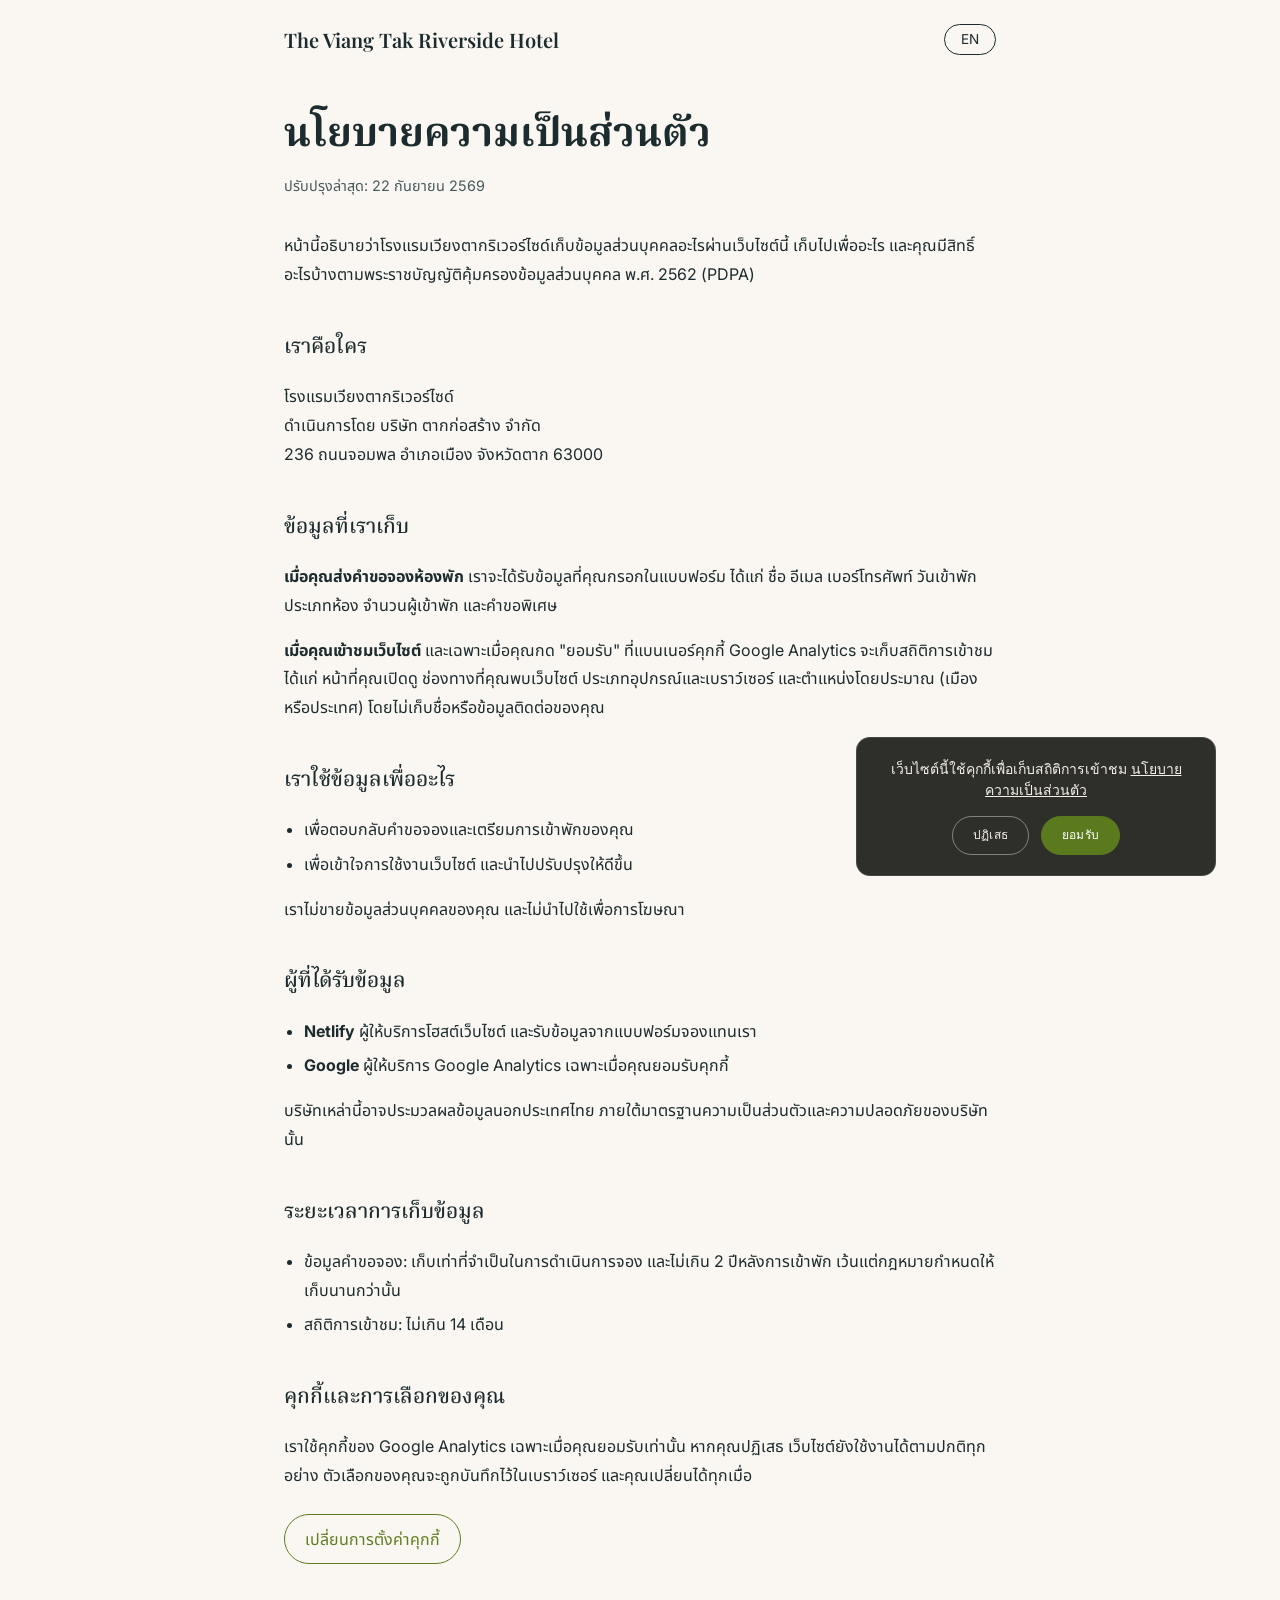
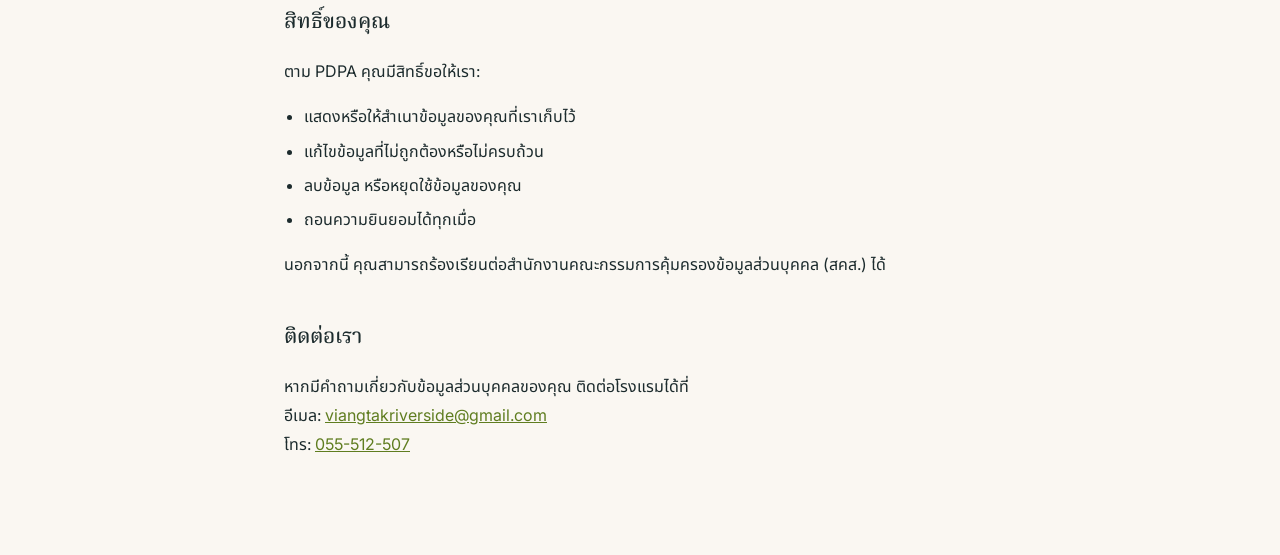
<file: privacy-th.html>
<!DOCTYPE html>
<html lang="th" translate="no">

<head>
    <meta charset="UTF-8">
    <meta name="viewport" content="width=device-width, initial-scale=1.0">
    <title>นโยบายความเป็นส่วนตัว | โรงแรมเวียงตากริเวอร์ไซด์</title>
    <meta name="description" content="โรงแรมเวียงตากริเวอร์ไซด์เก็บ ใช้ และดูแลข้อมูลส่วนบุคคลของคุณอย่างไร">
    <meta name="google" content="notranslate">
    <link rel="canonical" href="https://viangtakriverside.com/privacy-th">
    <link rel="alternate" hreflang="en" href="https://viangtakriverside.com/privacy">
    <link rel="alternate" hreflang="th" href="https://viangtakriverside.com/privacy-th">

    <link rel="icon" href="assets/favicon.jpeg?v=2" type="image/jpeg">
    <link rel="stylesheet" href="styles.css">
    <link rel="preconnect" href="https://fonts.googleapis.com">
    <link rel="preconnect" href="https://fonts.gstatic.com" crossorigin>
    <link href="https://fonts.googleapis.com/css2?family=Playfair+Display:wght@500;600&family=Inter:wght@400;500&family=Noto+Serif+Thai:wght@500;600&family=Noto+Sans+Thai:wght@400;500&display=swap" rel="stylesheet">
    <script src="cookie-consent.js" defer></script>

    <!-- Styles only for this page -->
    <style>
        .privacy-page {
            background: var(--cream, #f7f4ee);
            color: var(--ink, #1f2a2c);
            font-family: "Inter", "Noto Sans Thai", system-ui, sans-serif;
            margin: 0;
        }

        .privacy-top {
            display: flex;
            justify-content: space-between;
            align-items: center;
            max-width: 760px;
            margin: 0 auto;
            padding: 1.5rem;
        }

        .privacy-top a {
            color: inherit;
            text-decoration: none;
        }

        .privacy-logo {
            font-family: "Playfair Display", serif;
            font-size: 1.25rem;
            font-weight: 600;
        }

        .privacy-lang {
            border: 1px solid currentColor;
            border-radius: 999px;
            padding: 0.4rem 1rem;
            font-size: 0.85rem;
        }

        .privacy-content {
            max-width: 760px;
            margin: 0 auto;
            padding: 1rem 1.5rem 5rem;
            line-height: 1.8;
        }

        .privacy-content h1 {
            font-family: "Noto Serif Thai", serif;
            font-size: clamp(1.9rem, 5vw, 2.5rem);
            line-height: 1.2;
            margin: 1rem 0 0.5rem;
        }

        .privacy-content h2 {
            font-family: "Noto Serif Thai", serif;
            font-size: 1.3rem;
            margin: 2.5rem 0 0.5rem;
        }

        .privacy-updated {
            color: var(--ink-soft, #5a6466);
            font-size: 0.9rem;
            margin-bottom: 2rem;
        }

        .privacy-content ul {
            padding-left: 1.25rem;
        }

        .privacy-content li {
            margin-bottom: 0.35rem;
        }

        .privacy-content a {
            color: var(--green, #5b7a1e);
        }

        .cookie-reset {
            font: inherit;
            margin-top: 0.5rem;
            padding: 0.6rem 1.25rem;
            border: 1px solid var(--green, #5b7a1e);
            border-radius: 999px;
            background: transparent;
            color: var(--green, #5b7a1e);
            cursor: pointer;
        }

        .cookie-reset:hover {
            background: var(--green, #5b7a1e);
            color: #fff;
        }
    </style>
</head>

<body class="privacy-page">

    <header class="privacy-top">
        <a class="privacy-logo" href="index-th.html">The Viang Tak Riverside Hotel</a>
        <a class="privacy-lang" href="privacy.html">EN</a>
    </header>

    <main class="privacy-content">
        <h1>นโยบายความเป็นส่วนตัว</h1>
        <p class="privacy-updated">ปรับปรุงล่าสุด: 22 กันยายน 2569</p>

        <p>หน้านี้อธิบายว่าโรงแรมเวียงตากริเวอร์ไซด์เก็บข้อมูลส่วนบุคคลอะไรผ่านเว็บไซต์นี้ เก็บไปเพื่ออะไร และคุณมีสิทธิ์อะไรบ้างตามพระราชบัญญัติคุ้มครองข้อมูลส่วนบุคคล พ.ศ. 2562 (PDPA)</p>

        <h2>เราคือใคร</h2>
        <p>
            โรงแรมเวียงตากริเวอร์ไซด์<br>
            <!-- CONFIRM: นิติบุคคลที่ดำเนินกิจการโรงแรม -->
            ดำเนินการโดย บริษัท ตากก่อสร้าง จำกัด<br>
            236 ถนนจอมพล อำเภอเมือง จังหวัดตาก 63000
        </p>

        <h2>ข้อมูลที่เราเก็บ</h2>
        <p><strong>เมื่อคุณส่งคำขอจองห้องพัก</strong> เราจะได้รับข้อมูลที่คุณกรอกในแบบฟอร์ม ได้แก่ ชื่อ อีเมล เบอร์โทรศัพท์ วันเข้าพัก ประเภทห้อง จำนวนผู้เข้าพัก และคำขอพิเศษ</p>
        <p><strong>เมื่อคุณเข้าชมเว็บไซต์</strong> และเฉพาะเมื่อคุณกด "ยอมรับ" ที่แบนเนอร์คุกกี้ Google Analytics จะเก็บสถิติการเข้าชม ได้แก่ หน้าที่คุณเปิดดู ช่องทางที่คุณพบเว็บไซต์ ประเภทอุปกรณ์และเบราว์เซอร์ และตำแหน่งโดยประมาณ (เมืองหรือประเทศ) โดยไม่เก็บชื่อหรือข้อมูลติดต่อของคุณ</p>

        <h2>เราใช้ข้อมูลเพื่ออะไร</h2>
        <ul>
            <li>เพื่อตอบกลับคำขอจองและเตรียมการเข้าพักของคุณ</li>
            <li>เพื่อเข้าใจการใช้งานเว็บไซต์ และนำไปปรับปรุงให้ดีขึ้น</li>
        </ul>
        <p>เราไม่ขายข้อมูลส่วนบุคคลของคุณ และไม่นำไปใช้เพื่อการโฆษณา</p>

        <h2>ผู้ที่ได้รับข้อมูล</h2>
        <ul>
            <li><strong>Netlify</strong> ผู้ให้บริการโฮสต์เว็บไซต์ และรับข้อมูลจากแบบฟอร์มจองแทนเรา</li>
            <li><strong>Google</strong> ผู้ให้บริการ Google Analytics เฉพาะเมื่อคุณยอมรับคุกกี้</li>
        </ul>
        <p>บริษัทเหล่านี้อาจประมวลผลข้อมูลนอกประเทศไทย ภายใต้มาตรฐานความเป็นส่วนตัวและความปลอดภัยของบริษัทนั้น</p>

        <h2>ระยะเวลาการเก็บข้อมูล</h2>
        <ul>
            <!-- CONFIRM: ระยะเวลาที่โรงแรมเก็บข้อมูลการจอง -->
            <li>ข้อมูลคำขอจอง: เก็บเท่าที่จำเป็นในการดำเนินการจอง และไม่เกิน 2 ปีหลังการเข้าพัก เว้นแต่กฎหมายกำหนดให้เก็บนานกว่านั้น</li>
            <li>สถิติการเข้าชม: ไม่เกิน 14 เดือน</li>
        </ul>

        <h2>คุกกี้และการเลือกของคุณ</h2>
        <p>เราใช้คุกกี้ของ Google Analytics เฉพาะเมื่อคุณยอมรับเท่านั้น หากคุณปฏิเสธ เว็บไซต์ยังใช้งานได้ตามปกติทุกอย่าง ตัวเลือกของคุณจะถูกบันทึกไว้ในเบราว์เซอร์ และคุณเปลี่ยนได้ทุกเมื่อ</p>
        <button class="cookie-reset" type="button">เปลี่ยนการตั้งค่าคุกกี้</button>

        <h2>สิทธิ์ของคุณ</h2>
        <p>ตาม PDPA คุณมีสิทธิ์ขอให้เรา:</p>
        <ul>
            <li>แสดงหรือให้สำเนาข้อมูลของคุณที่เราเก็บไว้</li>
            <li>แก้ไขข้อมูลที่ไม่ถูกต้องหรือไม่ครบถ้วน</li>
            <li>ลบข้อมูล หรือหยุดใช้ข้อมูลของคุณ</li>
            <li>ถอนความยินยอมได้ทุกเมื่อ</li>
        </ul>
        <p>นอกจากนี้ คุณสามารถร้องเรียนต่อสำนักงานคณะกรรมการคุ้มครองข้อมูลส่วนบุคคล (สคส.) ได้</p>

        <h2>ติดต่อเรา</h2>
        <p>
            หากมีคำถามเกี่ยวกับข้อมูลส่วนบุคคลของคุณ ติดต่อโรงแรมได้ที่<br>
            อีเมล: <a href="mailto:viangtakriverside@gmail.com">viangtakriverside@gmail.com</a><br>
            <!-- CONFIRM: เบอร์โทรโรงแรม -->
            โทร: <a href="tel:+6655512507">055-512-507</a>
        </p>
    </main>

    <script>
        // "Change cookie settings" button: forget the saved choice and reload,
        // so the cookie banner appears again.
        const resetButton = document.querySelector('.cookie-reset');
        resetButton.addEventListener('click', function () {
            localStorage.removeItem('cookie-choice');
            location.reload();
        });
    </script>
</body>

</html>
</file>
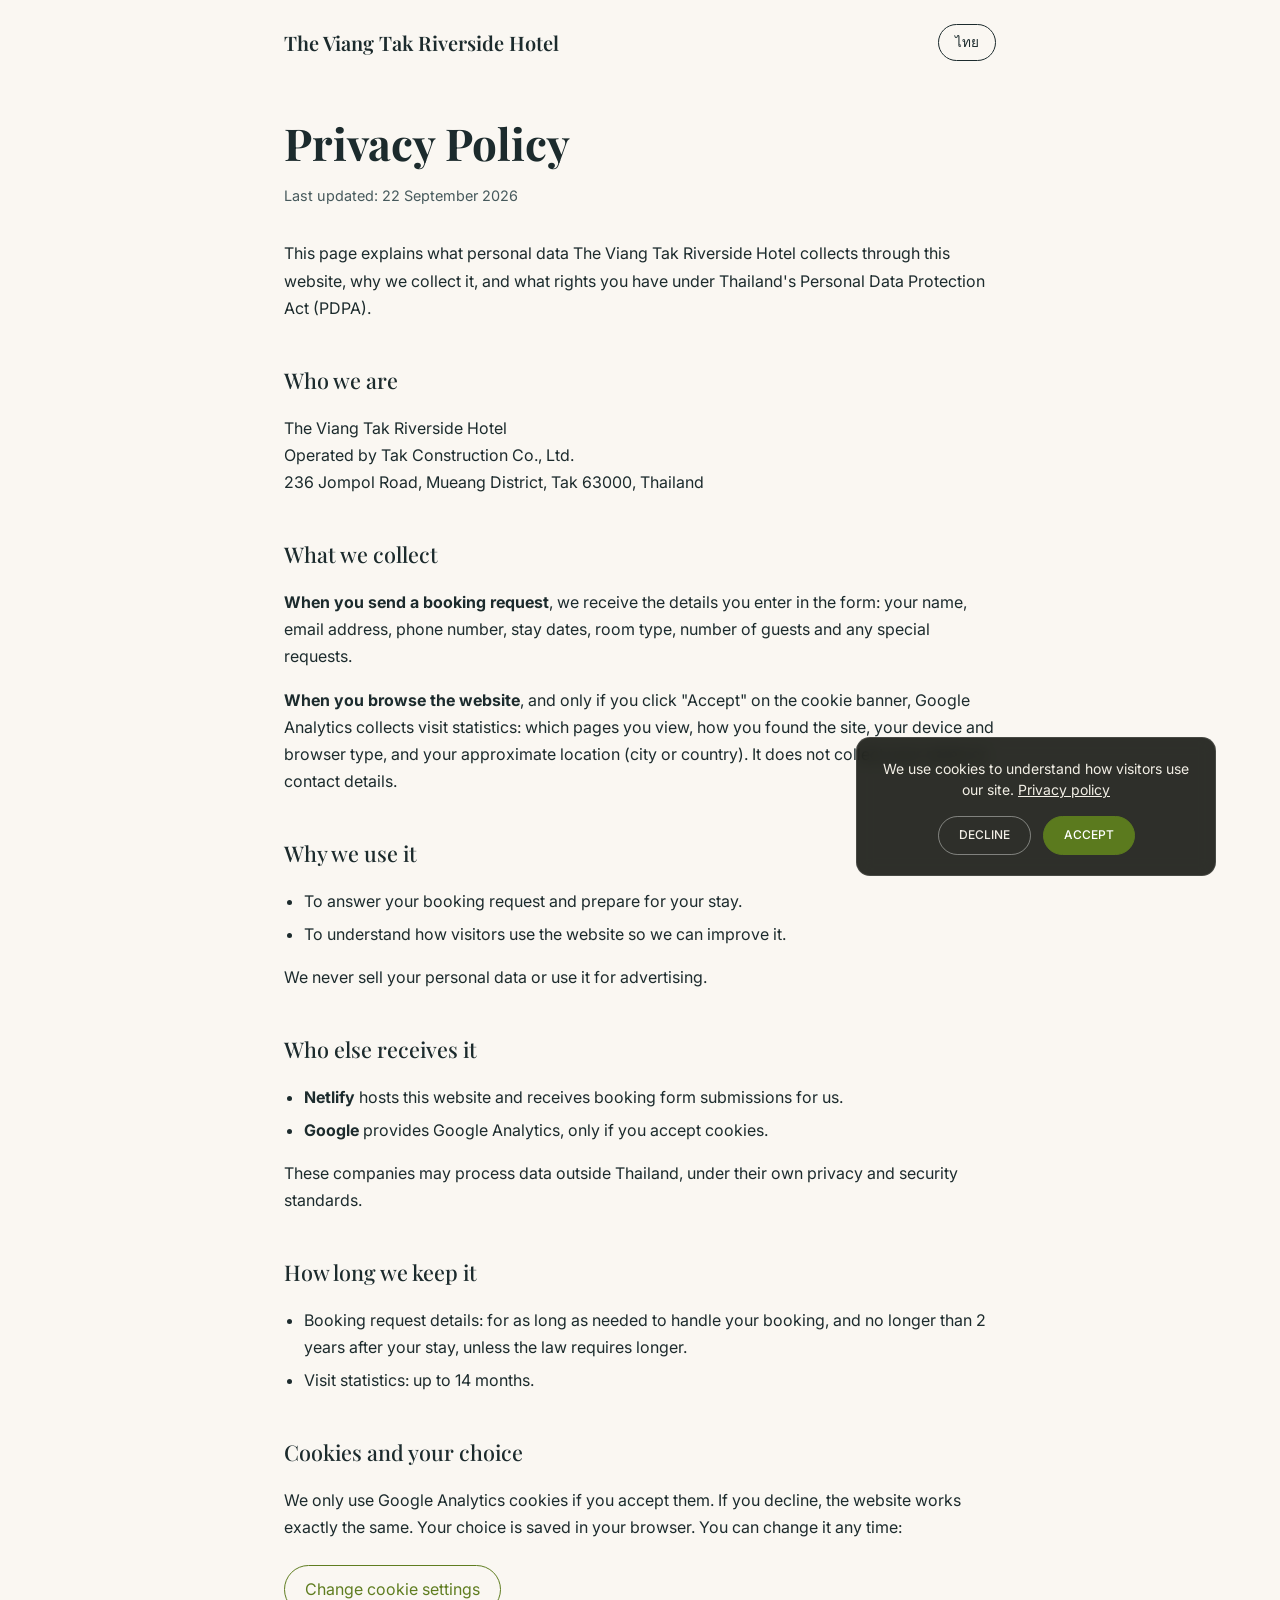
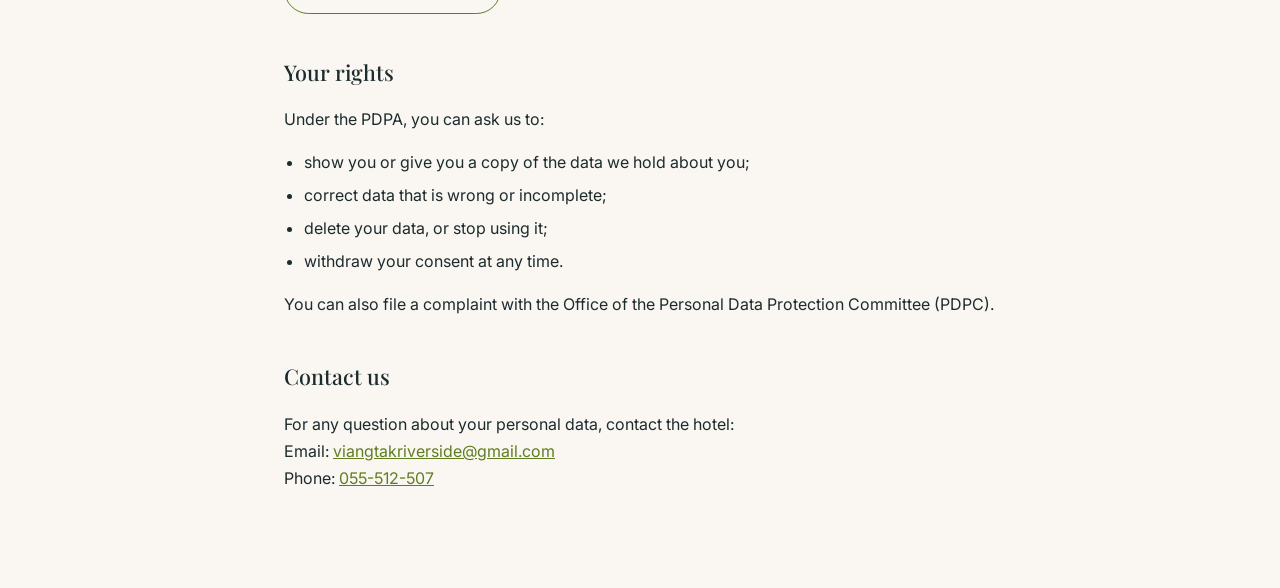
<file: privacy.html>
<!DOCTYPE html>
<html lang="en" translate="no">

<head>
    <meta charset="UTF-8">
    <meta name="viewport" content="width=device-width, initial-scale=1.0">
    <title>Privacy Policy | The Viang Tak Riverside Hotel</title>
    <meta name="description" content="How The Viang Tak Riverside Hotel collects, uses and protects your personal data.">
    <meta name="google" content="notranslate">
    <link rel="canonical" href="https://viangtakriverside.com/privacy">
    <link rel="alternate" hreflang="en" href="https://viangtakriverside.com/privacy">
    <link rel="alternate" hreflang="th" href="https://viangtakriverside.com/privacy-th">

    <link rel="icon" href="assets/favicon.jpeg?v=2" type="image/jpeg">
    <link rel="stylesheet" href="styles.css">
    <link rel="preconnect" href="https://fonts.googleapis.com">
    <link rel="preconnect" href="https://fonts.gstatic.com" crossorigin>
    <link href="https://fonts.googleapis.com/css2?family=Playfair+Display:wght@500;600&family=Inter:wght@400;500&display=swap" rel="stylesheet">
    <script src="cookie-consent.js" defer></script>

    <!-- Styles only for this page -->
    <style>
        .privacy-page {
            background: var(--cream, #f7f4ee);
            color: var(--ink, #1f2a2c);
            font-family: "Inter", system-ui, sans-serif;
            margin: 0;
        }

        .privacy-top {
            display: flex;
            justify-content: space-between;
            align-items: center;
            max-width: 760px;
            margin: 0 auto;
            padding: 1.5rem;
        }

        .privacy-top a {
            color: inherit;
            text-decoration: none;
        }

        .privacy-logo {
            font-family: "Playfair Display", serif;
            font-size: 1.25rem;
            font-weight: 600;
        }

        .privacy-lang {
            border: 1px solid currentColor;
            border-radius: 999px;
            padding: 0.4rem 1rem;
            font-size: 0.85rem;
        }

        .privacy-content {
            max-width: 760px;
            margin: 0 auto;
            padding: 1rem 1.5rem 5rem;
            line-height: 1.7;
        }

        .privacy-content h1 {
            font-family: "Playfair Display", serif;
            font-size: clamp(2rem, 5vw, 2.75rem);
            line-height: 1.2;
            margin: 1rem 0 0.5rem;
        }

        .privacy-content h2 {
            font-family: "Playfair Display", serif;
            font-size: 1.35rem;
            margin: 2.5rem 0 0.5rem;
        }

        .privacy-updated {
            color: var(--ink-soft, #5a6466);
            font-size: 0.9rem;
            margin-bottom: 2rem;
        }

        .privacy-content ul {
            padding-left: 1.25rem;
        }

        .privacy-content li {
            margin-bottom: 0.35rem;
        }

        .privacy-content a {
            color: var(--green, #5b7a1e);
        }

        .cookie-reset {
            font: inherit;
            margin-top: 0.5rem;
            padding: 0.6rem 1.25rem;
            border: 1px solid var(--green, #5b7a1e);
            border-radius: 999px;
            background: transparent;
            color: var(--green, #5b7a1e);
            cursor: pointer;
        }

        .cookie-reset:hover {
            background: var(--green, #5b7a1e);
            color: #fff;
        }
    </style>
</head>

<body class="privacy-page">

    <header class="privacy-top">
        <a class="privacy-logo" href="/">The Viang Tak Riverside Hotel</a>
        <a class="privacy-lang" href="privacy-th.html">ไทย</a>
    </header>

    <main class="privacy-content">
        <h1>Privacy Policy</h1>
        <p class="privacy-updated">Last updated: 22 September 2026</p>

        <p>This page explains what personal data The Viang Tak Riverside Hotel collects through this website, why we collect it, and what rights you have under Thailand's Personal Data Protection Act (PDPA).</p>

        <h2>Who we are</h2>
        <p>
            The Viang Tak Riverside Hotel<br>
            Operated by Tak Construction Co., Ltd.<br>
            236 Jompol Road, Mueang District, Tak 63000, Thailand
        </p>

        <h2>What we collect</h2>
        <p><strong>When you send a booking request</strong>, we receive the details you enter in the form: your name, email address, phone number, stay dates, room type, number of guests and any special requests.</p>
        <p><strong>When you browse the website</strong>, and only if you click "Accept" on the cookie banner, Google Analytics collects visit statistics: which pages you view, how you found the site, your device and browser type, and your approximate location (city or country). It does not collect your name or contact details.</p>

        <h2>Why we use it</h2>
        <ul>
            <li>To answer your booking request and prepare for your stay.</li>
            <li>To understand how visitors use the website so we can improve it.</li>
        </ul>
        <p>We never sell your personal data or use it for advertising.</p>

        <h2>Who else receives it</h2>
        <ul>
            <li><strong>Netlify</strong> hosts this website and receives booking form submissions for us.</li>
            <li><strong>Google</strong> provides Google Analytics, only if you accept cookies.</li>
        </ul>
        <p>These companies may process data outside Thailand, under their own privacy and security standards.</p>

        <h2>How long we keep it</h2>
        <ul>
            <li>Booking request details: for as long as needed to handle your booking, and no longer than 2 years after your stay, unless the law requires longer.</li>
            <li>Visit statistics: up to 14 months.</li>
        </ul>

        <h2>Cookies and your choice</h2>
        <p>We only use Google Analytics cookies if you accept them. If you decline, the website works exactly the same. Your choice is saved in your browser. You can change it any time:</p>
        <button class="cookie-reset" type="button">Change cookie settings</button>

        <h2>Your rights</h2>
        <p>Under the PDPA, you can ask us to:</p>
        <ul>
            <li>show you or give you a copy of the data we hold about you;</li>
            <li>correct data that is wrong or incomplete;</li>
            <li>delete your data, or stop using it;</li>
            <li>withdraw your consent at any time.</li>
        </ul>
        <p>You can also file a complaint with the Office of the Personal Data Protection Committee (PDPC).</p>

        <h2>Contact us</h2>
        <p>
            For any question about your personal data, contact the hotel:<br>
            Email: <a href="mailto:viangtakriverside@gmail.com">viangtakriverside@gmail.com</a><br>
            Phone: <a href="tel:+6655512507">055-512-507</a>
        </p>
    </main>

    <script>
        // "Change cookie settings" button: forget the saved choice and reload,
        // so the cookie banner appears again.
        const resetButton = document.querySelector('.cookie-reset');
        resetButton.addEventListener('click', function () {
            localStorage.removeItem('cookie-choice');
            location.reload();
        });
    </script>
</body>

</html>
</file>
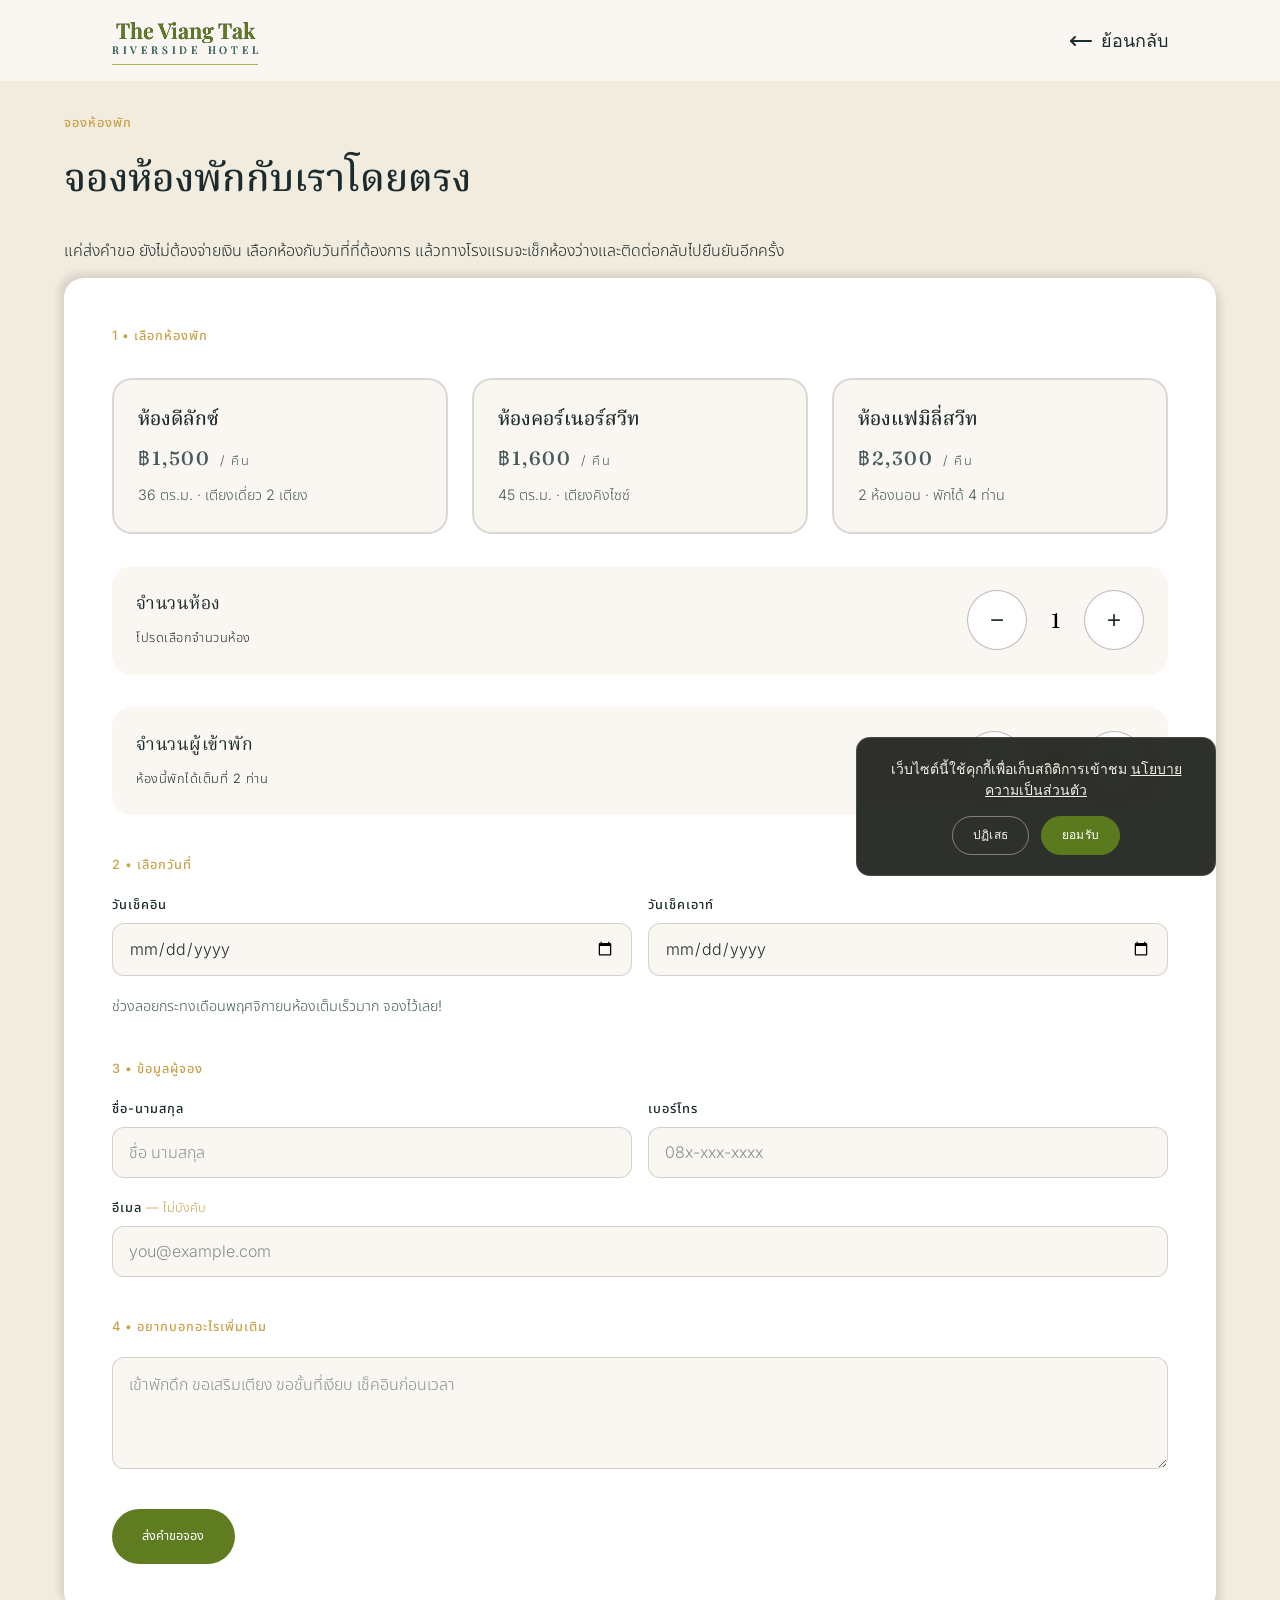
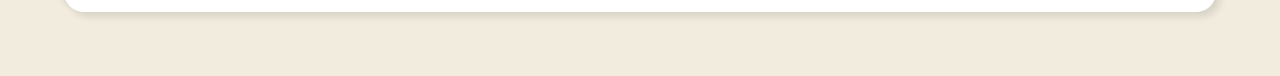
<file: reservation-th.html>
<!DOCTYPE html>
<html lang="th" translate="no">

<head>
    <meta charset="UTF-8">
    <meta name="viewport" content="width=device-width, initial-scale=1.0">
    <title>จองห้องพัก — โรงแรมเวียงตาก ริเวอร์ไซด์</title>
    <meta name="description"
        content="ส่งคำขอจองห้องพักโรงแรมเวียงตาก ริเวอร์ไซด์ จ.ตาก ยังไม่ต้องชำระเงิน ทางโรงแรมจะเช็กห้องว่างแล้วติดต่อกลับไปยืนยัน">
    <meta name="google" content="notranslate">
    <link rel="icon" href="assets/favicon.jpeg?v=2" type="image/jpeg">

    <!-- fonts -->
    <link rel="preconnect" href="https://fonts.googleapis.com">
    <link rel="preconnect" href="https://fonts.gstatic.com" crossorigin>

    <link
        href="https://fonts.googleapis.com/css2?family=Playfair+Display:wght@400;500;600;700&family=Inter:wght@300;400;500;600&family=Fraunces:wght@400;500&family=Noto+Serif+Thai:wght@400;500;600;700&family=Noto+Sans+Thai:wght@300;400;500;600&display=swap"
        rel="stylesheet">
    <link rel="stylesheet" href="styles.css?v=3">
    <link rel="stylesheet" href="animation.css">
    <script>document.documentElement.classList.add('js');</script>

    <style>
        .th .field label,
        .th .form-kicker,
        .th .sub-form-kicker {
            letter-spacing: 1px;
        }


        #reserve-page.th .reserve-kicker {
            letter-spacing: 1px;

        }

        .th .reserve-text-p,
        .th .form-note,
        .th .room-max,
        .th .room-option .room-detail {
            line-height: 1.9;
        }

        .th .submit-btn,
        .th .back-to-room {
            letter-spacing: normal;
        }
    </style>

    <script src="reservation.js" defer></script>
    <script src="cookie-consent.js?v=1" defer></script>

    <script type="application/ld+json">
    {
      "@context": "https://schema.org",
      "@type": "BreadcrumbList",
      "itemListElement": [
        {
          "@type": "ListItem",
          "position": 1,
          "name": "โรงแรมเวียงตากริเวอร์ไซด์",
          "item": "https://viangtakriverside.com/index-th"
        },
        {
          "@type": "ListItem",
          "position": 2,
          "name": "จองห้องพักกับเราโดยตรง"
        }
      ]
    }
    </script>

</head>

<body id="reserve-page" class="th">

    <header class="hotel-header">
        <a href="index-th.html" class="logo">
            <span class="brand-name">The Viang Tak</span>
            <span class="sub-brand-name">Riverside Hotel</span>
        </a>

        <a href="index-th.html#rooms" class="back-to-room"><svg xmlns="http://www.w3.org/2000/svg" width="24"
                height="24" viewBox="0 0 24 24" fill="none" stroke="currentColor" stroke-width="2"
                stroke-linecap="round" stroke-linejoin="round" class="lucide lucide-move-left">
                <path d="M6 8L2 12L6 16" />
                <path d="M2 12H22" />
            </svg>ย้อนกลับ</a>
    </header>

    <main class="reserve-section">
        <div class="container">

            <div class="reserve-text">
                <p class="reserve-kicker">จองห้องพัก</p>
                <h1>จองห้องพักกับเราโดยตรง</h1>
                <p class="reserve-text-p">
                    แค่ส่งคำขอ ยังไม่ต้องจ่ายเงิน เลือกห้องกับวันที่ที่ต้องการ
                    แล้วทางโรงแรมจะเช็กห้องว่างและติดต่อกลับไปยืนยันอีกครั้ง
                </p>
            </div>

            <form class="form-container" name="reservation-th" method="POST" data-netlify="true"
                data-netlify-honeypot="bot-field" action="/thanks-th.html">

                <input type="hidden" name="form-name" value="reservation-th">

                <!-- Netlify uses this field as the subject line of the notification email it sends. -->
                <input type="hidden" name="subject" id="subject" value="New reservation request">

                <p class="hidden">
                    <label>Don't fill this out: <input name="bot-field" tabindex="-1" autocomplete="off"></label>
                </p>

                <!-- ===== 1 ===== -->
                <p class="form-kicker">1 &bullet; เลือกห้องพัก</p>

                <ul class="room-options">
                    <li>
                        <label class="room-option">
                            <input type="radio" id="room-deluxe-room" name="room" value="Deluxe Room"
                                class="visually-hidden" data-rate="1500" data-max="2" required>
                            <span class="room-name">ห้องดีลักซ์</span>
                            <span class="room-price">฿1,500<span> / คืน</span></span>
                            <span class="room-detail">36 ตร.ม. · เตียงเดี่ยว 2 เตียง</span>
                        </label>
                    </li>
                    <li>
                        <label class="room-option">
                            <input type="radio" id="room-corner-suite" name="room" value="Corner Suite"
                                class="visually-hidden" data-rate="1600" data-max="2" required>
                            <span class="room-name">ห้องคอร์เนอร์สวีท</span>
                            <span class="room-price">฿1,600<span> / คืน</span></span>
                            <span class="room-detail">45 ตร.ม. · เตียงคิงไซซ์</span>
                        </label>
                    </li>
                    <li>
                        <label class="room-option">
                            <input type="radio" id="room-family-suite" name="room" value="Family Suite"
                                class="visually-hidden" data-rate="2300" data-max="4" required>
                            <span class="room-name">ห้องแฟมิลี่สวีท</span>
                            <span class="room-price">฿2,300<span> / คืน</span></span>
                            <span class="room-detail">2 ห้องนอน · พักได้ 4 ท่าน</span>
                        </label>
                    </li>
                </ul>
                <!-- ===== ROOMS ===== -->
                <div class="guests-select-sec">
                    <div class="guests-select-text">
                        <p>จำนวนห้อง</p>
                        <p class="room-max">โปรดเลือกจำนวนห้อง</p>
                    </div>

                    <div class="plus-minus-el">
                        <button type="button" id="rooms-minus" aria-label="Fewer rooms">&minus;</button>
                        <span id="rooms-display" aria-live="polite">1</span>
                        <button type="button" id="rooms-plus" aria-label="More rooms">+</button>
                    </div>

                    <input type="hidden" name="rooms" id="rooms-field" value="1">
                </div>


                <!-- ===== ผู้เข้าพัก ===== -->
                <div class="guests-select-sec">
                    <div class="guests-select-text">
                        <p>จำนวนผู้เข้าพัก</p>
                        <p class="room-max">ห้องนี้พักได้เต็มที่ <span id="room-max-value">2</span> ท่าน</p>
                    </div>

                    <div class="plus-minus-el">
                        <button type="button" id="guests-minus" aria-label="ลดจำนวนคน">&minus;</button>
                        <span id="guests-display" aria-live="polite">2</span>
                        <button type="button" id="guests-plus" aria-label="เพิ่มจำนวนคน">+</button>
                    </div>

                    <input type="hidden" name="guests" id="guests-field" value="2">
                </div>

                <!-- ===== 2 ===== -->
                <p class="sub-form-kicker">2 &bullet; เลือกวันที่</p>

                <div class="field-row">
                    <div class="field">
                        <label for="checkin">วันเช็คอิน</label>
                        <input type="date" id="checkin" name="checkin" required>
                    </div>

                    <div class="field">
                        <label for="checkout">วันเช็คเอาท์</label>
                        <input type="date" id="checkout" name="checkout" required>
                    </div>
                </div>

                <p class="form-note">
                    ช่วงลอยกระทงเดือนพฤศจิกายนห้องเต็มเร็วมาก จองไว้เลย!
                </p>

                <!-- ===== 3 ===== -->
                <p class="sub-form-kicker">3 &bullet; ข้อมูลผู้จอง</p>

                <div class="field-row">
                    <div class="field">
                        <label for="name">ชื่อ-นามสกุล</label>
                        <input type="text" id="name" name="name" required autocomplete="name"
                            placeholder="ชื่อ นามสกุล">
                    </div>

                    <div class="field">
                        <label for="phone">เบอร์โทร</label>
                        <input type="tel" id="phone" name="phone" required autocomplete="tel" inputmode="tel"
                            pattern="[0-9\(\)+\- ]{8,20}" title="กรอกเฉพาะตัวเลข เช่น 0812345678 หรือ +66 81 234 5678"
                            placeholder="08x-xxx-xxxx">
                    </div>
                </div>

                <div class="field">
                    <label for="email">อีเมล <span class="field-note">— ไม่บังคับ</span></label>
                    <input type="email" id="email" name="email" autocomplete="email" placeholder="you@example.com">
                </div>

                <!-- ===== 4 ===== -->
                <p class="sub-form-kicker">4 &bullet; อยากบอกอะไรเพิ่มเติม</p>

                <div class="field">
                    <label for="notes" class="visually-hidden">รายละเอียดเพิ่มเติม</label>
                    <textarea id="notes" name="notes" rows="3"
                        placeholder="เข้าพักดึก ขอเสริมเตียง ขอชั้นที่เงียบ เช็คอินก่อนเวลา"></textarea>
                </div>

                <button type="submit" class="submit-btn">ส่งคำขอจอง</button>
            </form>

        </div>
    </main>
</body>

</html>
</file>
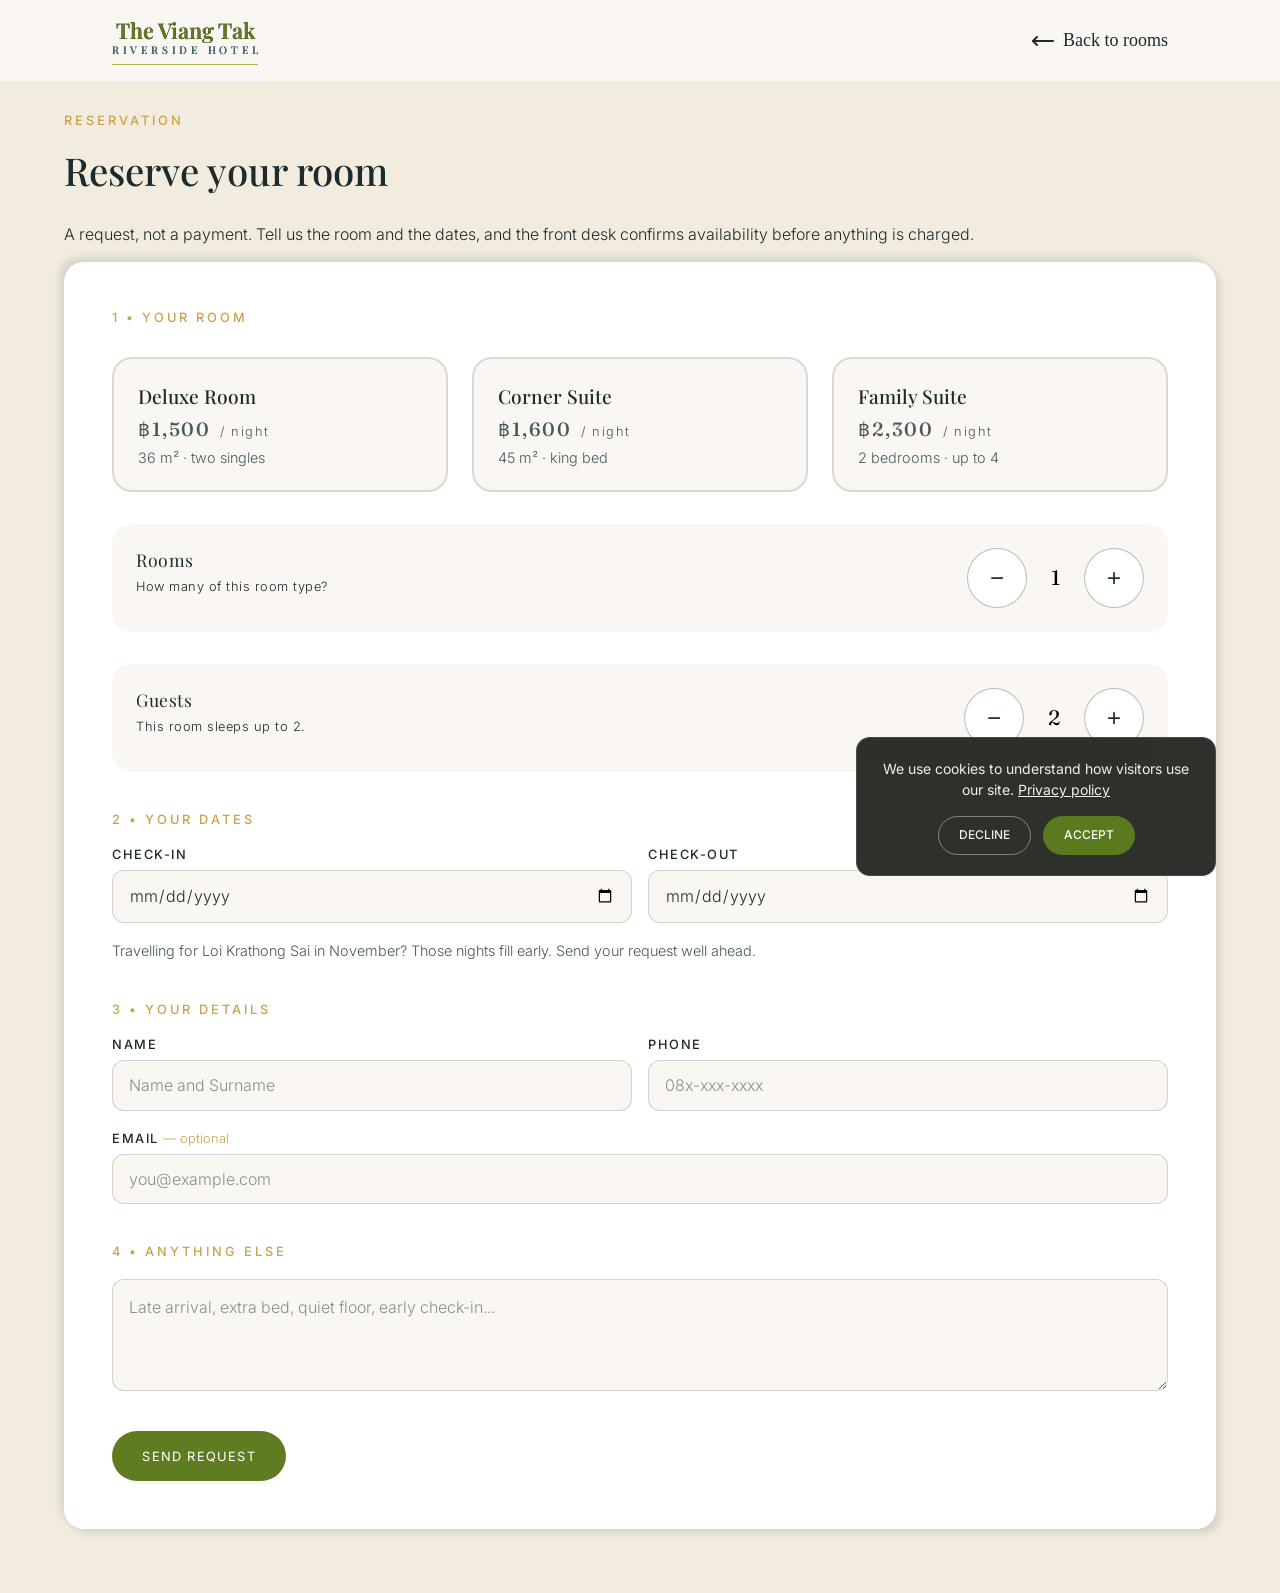
<file: reservation.html>
<!DOCTYPE html>
<html lang="en" translate="no">

<head>
    <meta charset="UTF-8">
    <meta name="viewport" content="width=device-width, initial-scale=1.0">
    <title>Reserve a room — The Viang Tak Riverside Hotel</title>
    <meta name="description"
        content="Request a room at The Viang Tak Riverside Hotel in Tak. No payment now — the front desk confirms your dates.">
    <meta name="google" content="notranslate">
    <link rel="icon" href="assets/favicon.jpeg?v=2" type="image/jpeg">

    <!-- fonts -->
    <link rel="preconnect" href="https://fonts.googleapis.com">
    <link rel="preconnect" href="https://fonts.gstatic.com" crossorigin>
    <link
        href="https://fonts.googleapis.com/css2?family=Playfair+Display:wght@400;500;600;700&family=Inter:wght@300;400;500;600&family=Fraunces:wght@400;500&family=Noto+Sans+Thai:wght@300;400;500&display=swap"
        rel="stylesheet">
    <link rel="stylesheet" href="styles.css?v=3">
    <link rel="stylesheet" href="animation.css">
    <script>document.documentElement.classList.add('js');</script>
    <script src="reservation.js" defer></script>
    <script src="cookie-consent.js?v=1" defer></script>

    <script type="application/ld+json">
    {
      "@context": "https://schema.org",
      "@type": "BreadcrumbList",
      "itemListElement": [
        {
          "@type": "ListItem",
          "position": 1,
          "name": "The Viang Tak Riverside Hotel",
          "item": "https://viangtakriverside.com/"
        },
        {
          "@type": "ListItem",
          "position": 2,
          "name": "Reserve your room"
        }
      ]
    }
    </script>

</head>

<body id="reserve-page">

    <header class="hotel-header">
        <a href="index.html" class="logo">
            <span class="brand-name">The Viang Tak</span>
            <span class="sub-brand-name">Riverside Hotel</span>
        </a>

        <a href="index.html#rooms" class="back-to-room"><svg xmlns="http://www.w3.org/2000/svg" width="24" height="24"
                viewBox="0 0 24 24" fill="none" stroke="currentColor" stroke-width="2" stroke-linecap="round"
                stroke-linejoin="round" class="lucide lucide-move-left">
                <path d="M6 8L2 12L6 16" />
                <path d="M2 12H22" />
            </svg>Back to rooms</a>
    </header>

    <main class="reserve-section">
        <div class="container">

            <div class="reserve-text">
                <p class="reserve-kicker">Reservation</p>
                <h1>Reserve your room</h1>
                <p class="reserve-text-p">
                    A request, not a payment. Tell us the room and the dates, and the front desk confirms availability
                    before anything is charged.
                </p>
            </div>

            <form class="form-container" name="reservation" method="POST" data-netlify="true"
                data-netlify-honeypot="bot-field" action="/thanks.html">

                <!-- tells Netlify which form this is -->
                <input type="hidden" name="form-name" value="reservation">

                <!-- Netlify uses this field as the subject line of the notification
                     email it sends. -->
                <input type="hidden" name="subject" id="subject" value="New reservation request">

                <!-- honeypot: off-screen for people, irresistible to bots -->
                <p class="hidden">
                    <label>Don't fill this out: <input name="bot-field" tabindex="-1" autocomplete="off"></label>
                </p>

                <!-- ===== 1 · YOUR ROOM ===== -->
                <p class="form-kicker">1 &bullet; your room</p>

                <ul class="room-options">
                    <li>
                        <label class="room-option">
                            <input type="radio" id="room-deluxe-room" name="room" value="Deluxe Room"
                                class="visually-hidden" data-rate="1500" data-max="2" required>
                            <span class="room-name">Deluxe Room</span>
                            <span class="room-price">฿1,500<span> / night</span></span>
                            <span class="room-detail">36 m² · two singles</span>
                        </label>
                    </li>
                    <li>
                        <label class="room-option">
                            <input type="radio" id="room-corner-suite" name="room" value="Corner Suite"
                                class="visually-hidden" data-rate="1600" data-max="2" required>
                            <span class="room-name">Corner Suite</span>
                            <span class="room-price">฿1,600<span> / night</span></span>
                            <span class="room-detail">45 m² · king bed</span>
                        </label>
                    </li>
                    <li>
                        <label class="room-option">
                            <input type="radio" id="room-family-suite" name="room" value="Family Suite"
                                class="visually-hidden" data-rate="2300" data-max="4" required>
                            <span class="room-name">Family Suite</span>
                            <span class="room-price">฿2,300<span> / night</span></span>
                            <span class="room-detail">2 bedrooms · up to 4</span>
                        </label>
                    </li>
                </ul>

                <!-- ===== ROOMS ===== -->
                <div class="guests-select-sec">
                    <div class="guests-select-text">
                        <p>Rooms</p>
                        <p class="room-max">How many of this room type?</p>
                    </div>

                    <div class="plus-minus-el">
                        <button type="button" id="rooms-minus" aria-label="Fewer rooms">&minus;</button>
                        <span id="rooms-display" aria-live="polite">1</span>
                        <button type="button" id="rooms-plus" aria-label="More rooms">+</button>
                    </div>

                    <input type="hidden" name="rooms" id="rooms-field" value="1">
                </div>

                <!-- ===== GUESTS ===== -->
                <div class="guests-select-sec">
                    <div class="guests-select-text">
                        <p>Guests</p>
                        <p class="room-max">This room sleeps up to <span id="room-max-value">2</span>.</p>
                    </div>

                    <div class="plus-minus-el">
                        <button type="button" id="guests-minus" aria-label="Fewer guests">&minus;</button>
                        <span id="guests-display" aria-live="polite">2</span>
                        <button type="button" id="guests-plus" aria-label="More guests">+</button>
                    </div>

                    <input type="hidden" name="guests" id="guests-field" value="2">
                </div>

                <!-- ===== 2 · YOUR DATES ===== -->
                <p class="sub-form-kicker">2 &bullet; Your dates</p>

                <div class="field-row">
                    <div class="field">
                        <label for="checkin">Check-in</label>
                        <input type="date" id="checkin" name="checkin" required>
                    </div>

                    <div class="field">
                        <label for="checkout">Check-out</label>
                        <input type="date" id="checkout" name="checkout" required>
                    </div>
                </div>

                <p class="form-note">
                    Travelling for Loi Krathong Sai in November? Those nights fill early. Send your request well ahead.
                </p>

                <!-- ===== 3 · YOUR DETAILS ===== -->
                <p class="sub-form-kicker">3 &bullet; Your details</p>

                <div class="field-row">
                    <div class="field">
                        <label for="name">Name</label>
                        <input type="text" id="name" name="name" required autocomplete="name"
                            placeholder="Name and Surname">
                    </div>

                    <div class="field">
                        <label for="phone">Phone</label>
                        <input type="tel" id="phone" name="phone" required autocomplete="tel" inputmode="tel"
                            pattern="[0-9\(\)+\- ]{8,20}" title="Numbers only, e.g. 0812345678 or +66 81 234 5678"
                            placeholder="08x-xxx-xxxx">
                    </div>
                </div>

                <div class="field">
                    <label for="email">Email <span class="field-note">— optional</span></label>
                    <input type="email" id="email" name="email" autocomplete="email" placeholder="you@example.com">
                </div>

                <!-- ===== 4 · ANYTHING ELSE ===== -->
                <p class="sub-form-kicker">4 &bullet; Anything else</p>

                <div class="field">
                    <label for="notes" class="visually-hidden">Anything we should know?</label>
                    <textarea id="notes" name="notes" rows="3"
                        placeholder="Late arrival, extra bed, quiet floor, early check-in..."></textarea>
                </div>

                <button type="submit" class="submit-btn">Send request</button>
            </form>

        </div>
    </main>
</body>

</html>
</file>
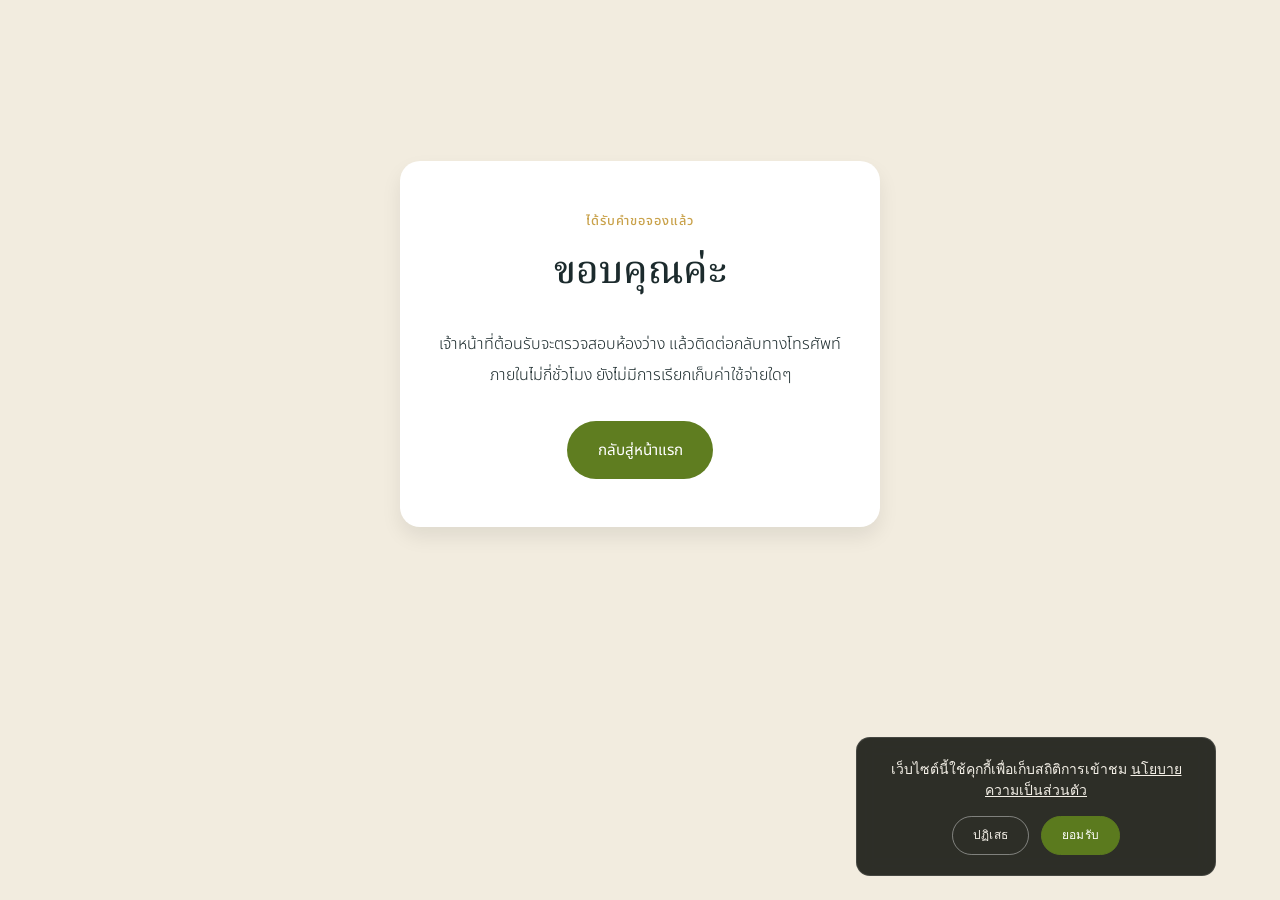
<file: thanks-th.html>
<!DOCTYPE html>
<html lang="th" translate="no">

<head>
    <meta charset="UTF-8">
    <meta name="viewport" content="width=device-width, initial-scale=1.0">
    <title>ได้รับคำขอจองแล้ว — โรงแรมเวียงตาก ริเวอร์ไซด์</title>
    <meta name="robots" content="noindex">
    <link rel="icon" href="assets/favicon.jpeg?v=2" type="image/jpeg">
    <meta name="google" content="notranslate">


    <link rel="preconnect" href="https://fonts.googleapis.com">
    <link rel="preconnect" href="https://fonts.gstatic.com" crossorigin>
    <link
        href="https://fonts.googleapis.com/css2?family=Playfair+Display:ital,wght@0,400;0,500;0,600;0,700;1,400&family=Inter:wght@300;400;500;600&family=Fraunces:wght@400;500;600&family=Noto+Serif+Thai:wght@400;500;600;700&family=Noto+Sans+Thai:wght@300;400;500;600&display=swap"
        rel="stylesheet">
    <link rel="stylesheet" href="styles.css?v=3">
    <link rel="stylesheet" href="animation.css">
    <script>document.documentElement.classList.add('js');</script>
    <script src="cookie-consent.js?v=1" defer></script>
    <style>
        .thanks-section .container {
            min-height: 80vh;
            display: flex;
            align-items: center;
            justify-content: center;
        }

        .thanks-card {
            width: 100%;
            max-width: 30rem;
            text-align: center;
            padding: 3rem 2rem;
            background-color: var(--white);
            border-radius: 20px;
            box-shadow: 0 10px 20px rgba(0, 0, 0, 0.08);
        }

        #reserve-page .thanks-card h1 {
            max-width: none;
            margin: 0.5rem 0 1.5rem;
        }

        .thanks-card p {
            font-family: var(--font-body);
            font-weight: 300;
            line-height: 1.9;
            color: var(--ink);
            margin: 0 0 2rem;
        }

        /* Thai needs a bit more room and no letter-spacing */
        #reserve-page .thanks-card .reserve-kicker {
            letter-spacing: 1px;
        }

        .thanks-card .event-btn {
            letter-spacing: normal;
            font-size: 0.95rem;
        }
    </style>
</head>

<body id="reserve-page">

    <main class="reserve-section thanks-section">
        <div class="container">
            <div class="thanks-card">

                <p class="reserve-kicker">ได้รับคำขอจองแล้ว</p>
                <h1>ขอบคุณค่ะ</h1>

                <p>
                    เจ้าหน้าที่ต้อนรับจะตรวจสอบห้องว่าง แล้วติดต่อกลับทางโทรศัพท์
                    ภายในไม่กี่ชั่วโมง ยังไม่มีการเรียกเก็บค่าใช้จ่ายใดๆ
                </p>

                <a href="index-th.html" class="event-btn">กลับสู่หน้าแรก</a>

            </div>
        </div>
    </main>

</body>

</html>
</file>
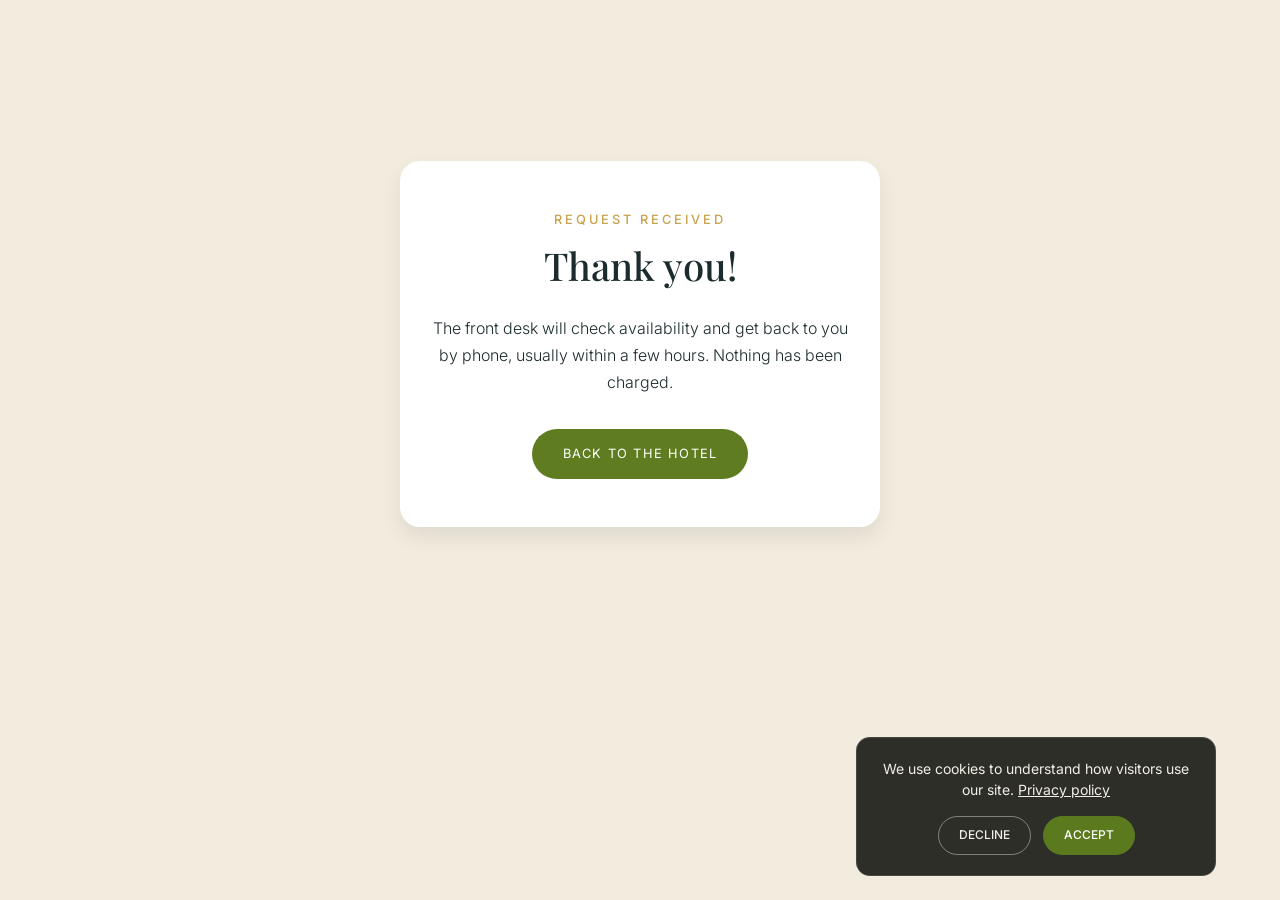
<file: thanks.html>
<!DOCTYPE html>
<html lang="en" translate="no">

<head>
    <meta charset="UTF-8">
    <meta name="viewport" content="width=device-width, initial-scale=1.0">
    <title>Request received — The Viang Tak Riverside Hotel</title>
    <meta name="robots" content="noindex">
    <link rel="icon" href="assets/favicon.jpeg?v=2" type="image/jpeg">
    <meta name="google" content="notranslate">


    <link rel="preconnect" href="https://fonts.googleapis.com">
    <link rel="preconnect" href="https://fonts.gstatic.com" crossorigin>
    <link
        href="https://fonts.googleapis.com/css2?family=Playfair+Display:ital,wght@0,400;0,500;0,600;0,700;1,400&family=Inter:wght@300;400;500;600&family=Fraunces:wght@400;500;600&family=Noto+Serif+Thai:wght@400;500;600;700&family=Noto+Sans+Thai:wght@300;400;500;600&display=swap"
        rel="stylesheet">
    <link rel="stylesheet" href="styles.css?v=3">
    <link rel="stylesheet" href="animation.css">
    <script>document.documentElement.classList.add('js');</script>
    <script src="cookie-consent.js?v=1" defer></script>
    <style>
        .thanks-section .container {
            min-height: 80vh;
            display: flex;
            align-items: center;
            justify-content: center;
        }

        .thanks-card {
            width: 100%;
            max-width: 30rem;
            text-align: center;
            padding: 3rem 2rem;
            background-color: var(--white);
            border-radius: 20px;
            box-shadow: 0 10px 20px rgba(0, 0, 0, 0.08);
        }

        #reserve-page .thanks-card h1 {
            max-width: none;
            margin: 0.5rem 0 1.5rem;
        }

        .thanks-card p {
            font-family: var(--font-body);
            font-weight: 300;
            line-height: 1.7;
            color: var(--ink);
            margin: 0 0 2rem;
        }
    </style>
</head>

<body id="reserve-page">

    <main class="reserve-section thanks-section">
        <div class="container">
            <div class="thanks-card">

                <p class="reserve-kicker">Request received</p>
                <h1>Thank you!</h1>

                <p>
                    The front desk will check availability and get back to you by phone,
                    usually within a few hours. Nothing has been charged.
                </p>

                <a href="index.html" class="event-btn">Back to the hotel</a>

            </div>
        </div>
    </main>

</body>

</html>
</file>
<file: styles.css>
/* =========================================================
   The Viang Tak Riverside Hotel
   ========================================================= */

*,
*::before,
*::after {
    box-sizing: border-box;
}

html,
body {
    margin: 0;
    padding: 0;
}

html {
    scroll-padding-top: 5rem;
    /* scroll-behavior: smooth; Use JS to controll the scroll instead*/
}


/* ========== TOKENS ========== */

:root {
    --cream: #faf7f2;
    --sand: #f2ecdf;
    --white: #ffffff;
    --ink: #1c2b2d;
    --ink-soft: #46595c;
    --teal: #0e4f55;
    --teal-deep: #123a3e;

    --green: #5f7d20;
    --deep-green: #446e0c;
    --sage: #b7c77a;
    --gold: #c9a24b;

    --line-green: #05913f;
    --facebook-blue: #0b5fcc;



    --font-heading: "Playfair Display", "Noto Serif Thai", Georgia, serif;
    --font-body: "Inter", "Noto Sans Thai", sans-serif;
    --font-price: "Fraunces", "Playfair Display", Georgia, serif;
}


/* ========== SCROLLBAR ========== */

::-webkit-scrollbar {
    width: 5px;
}

::-webkit-scrollbar-track {
    background: var(--cream);
}

::-webkit-scrollbar-thumb {
    background: #87764b;
    border-radius: 5px;
}

@media (hover: hover) {
    ::-webkit-scrollbar-thumb:hover {
        background: var(--gold);
    }
}

::-webkit-scrollbar-thumb:active {
    background: var(--gold);
}


/* ========== GLOBAL FOCUS ========== */

:focus-visible {
    outline: 2px solid var(--gold);
    outline-offset: 3px;
}



/* ======= Reservation page ======= */
#reserve-page {
    background-color: var(--sand);
}

#reserve-page .hotel-header {
    background-color: var(--cream);
    position: static;
}

#reserve-page .container {
    padding-top: 2rem;
}

#reserve-page .logo .brand-name {
    color: var(--green);
}

#reserve-page .logo .sub-brand-name {
    color: var(--teal);
}

#reserve-page .back-to-room {
    display: inline-flex;
    align-items: center;
    gap: .5rem;
    font-size: large;
    text-decoration: none;
    color: var(--ink);
}

#reserve-page .reserve-text-p {
    font-family: var(--font-body);
    color: var(--ink);
    font-weight: 300;
    line-height: 1.5;

}

#reserve-page .form-container {
    padding: 3rem;
    background-color: var(--white);
    box-shadow: 5px 5px 7px rgba(0, 0, 0, 0.1), -5px -5px 7px rgba(0, 0, 0, 0.1);
    border-radius: 20px;
}

#reserve-page .form-container ul {
    list-style: none;
    margin: 0;
    padding: 2rem 0 0 0;
    display: grid;
    grid-template-columns: repeat(auto-fit, minmax(250px, 1fr));
    gap: 1.5rem;
}

#reserve-page .form-container ul .room-price span {
    font-family: var(--font-body);
    font-weight: 300;
    font-size: .8rem;
    color: var(--ink-soft);
    margin-left: .3rem;
}


.guests-select-sec {
    display: flex;
    flex-wrap: wrap;
    justify-content: space-between;
    gap: 1rem;
    margin: 2rem 0 2rem 0;

    background-color: var(--cream);
    border-radius: 20px;
    padding: 1.5rem 1.5rem;
}

.guests-select-text {
    display: flex;
    flex-direction: column;
    gap: .5rem;
}

#reserve-page h1 {
    font-family: var(--font-heading);
    color: var(--ink);
    font-weight: 500;
    font-size: clamp(1.8rem, 3vw, 2.5rem);
    margin-top: 1rem;
    max-width: 35rem;
}

.guests-select-text p {
    font-family: var(--font-heading);
    color: var(--ink);
    font-weight: 400;
    letter-spacing: .5px;
    font-size: 1.1rem;
    margin: 0;
}

.guests-select-sec .room-max {
    font-family: var(--font-body);
    color: var(--ink);
    letter-spacing: .5px;
    font-weight: 300;
    font-size: .8rem;
}

.plus-minus-el {
    display: inline-flex;
    align-items: center;
    gap: 1.5rem;

}

.plus-minus-el button {
    width: 60px;
    height: 60px;
    display: flex;
    justify-content: center;
    align-items: center;
    background-color: var(--white);
    border: 1px solid rgba(128, 128, 128, 0.522);
    border-radius: 50%;
    color: var(--ink);
    padding: 1rem 1.5rem;
    font-size: 1.5rem;
    flex-shrink: 0;
}

.plus-minus-el button:hover {
    border: 1px solid rgb(119, 54, 54);
}

.plus-minus-el span {
    font-size: 1.3rem;
    font-family: var(--font-price);
}

/* ======= Reservation — room options ======= */

.room-option {
    position: relative;
    display: flex;
    flex-direction: column;
    gap: .5rem;
    height: 100%;
    padding: 1.5rem;
    border: 2px solid rgba(28, 43, 45, 0.15);
    border-radius: 20px;
    background-color: var(--cream);
    cursor: pointer;
    transition: border-color .3s ease, background-color .3s ease, transform .3s ease;
}

.room-option .room-name {
    font-family: var(--font-heading);
    font-weight: 500;
    font-size: 1.2rem;
    color: var(--ink);
}

.room-option .room-price {
    font-family: var(--font-price);
    font-weight: 500;
    font-size: 1.2rem;
    letter-spacing: 1.5px;
    color: var(--ink-soft);
}

.room-option .room-price span {
    font-family: var(--font-body);
    font-weight: 300;
    font-size: .8rem;
    margin-left: .3rem;
}

.room-option .room-detail {
    font-family: var(--font-body);
    font-weight: 300;
    font-size: .9rem;
    color: var(--ink-soft);
}

/* selected state — the radio drives it, no JS needed */
.room-option:has(input:checked) {
    border-color: var(--deep-green);
    background-color: #eefaf3;
}

/* focus lands on the hidden radio, so show the ring on the card */
.room-option:has(input:focus-visible) {
    outline: 2px solid var(--gold);
    outline-offset: 3px;
}

@media (hover: hover) {
    .room-option:hover {
        transform: translateY(-3px);
    }
}


/* ======= Reservation — form fields ======= */

.field {
    display: flex;
    flex-direction: column;
    gap: .5rem;
    flex: 1;
    min-width: 0;
}

.field-row {
    display: flex;
    flex-direction: column;
    gap: 1.25rem;
}

#reserve-page .field,
#reserve-page .field-row {
    margin-top: 1.25rem;
}

#reserve-page .field-row .field {
    margin-top: 0;
}

.field label {
    font-family: var(--font-body);
    font-size: .8rem;
    font-weight: 500;
    letter-spacing: 1.5px;
    text-transform: uppercase;
    color: var(--ink);
}

.field .field-note {
    font-weight: 300;
    letter-spacing: normal;
    text-transform: none;
    color: var(--gold);
}

.field input,
.field textarea {
    width: 100%;
    padding: .9rem 1rem;
    font-family: var(--font-body);
    font-size: 1rem;
    font-weight: 300;
    color: var(--ink);
    background-color: var(--cream);
    border: 1px solid rgba(28, 43, 45, 0.18);
    border-radius: 12px;
    transition: border-color .3s ease;
}

.field input::placeholder,
.field textarea::placeholder {
    color: var(--ink-soft);
    opacity: .65;
}

.field input:focus-visible,
.field textarea:focus-visible {
    border-color: var(--deep-green);
}

.field textarea {
    resize: vertical;
    min-height: 7rem;
    line-height: 1.6;
}

#reserve-page .form-container .sub-form-kicker {
    margin-top: 2.5rem;
}

.form-note {
    font-family: var(--font-body);
    font-weight: 300;
    font-size: .9rem;
    line-height: 1.6;
    color: var(--ink-soft);
    margin: 1rem 0 0;
}

.submit-btn {
    display: inline-block;
    margin-top: 2.5rem;
    background-color: var(--green);
    color: white;
    border: none;
    border-radius: 50px;
    font-family: var(--font-body);
    font-size: .8rem;
    text-transform: uppercase;
    letter-spacing: 1.2px;
    padding: 1.1rem 1.9rem;
    cursor: pointer;
    transition: transform .3s ease, background-color .3s ease;
}

@media (hover: hover) {
    .submit-btn:hover {
        transform: translateY(-3px);
        background-color: var(--deep-green);
    }
}

.submit-btn:active {
    transform: scale(.97);
}


/* ======= screen-reader-only ======= */

.visually-hidden {
    position: absolute;
    width: 1px;
    height: 1px;
    overflow: hidden;
    clip-path: inset(50%);
    white-space: nowrap;
}

.submit-btn:disabled {
    background-color: #b9c0ad;
    cursor: not-allowed;
}

@media (hover: hover) {
    .submit-btn:disabled:hover {
        transform: none;
        background-color: #b9c0ad;
    }
}

/* ========== SKIP LINK ========== */

.skip-link {
    position: absolute;
    top: 0;
    left: 0;
    z-index: 100;

    transform: translateY(-150%);

    background-color: var(--cream);
    color: var(--ink);
    font-family: var(--font-body);
    font-size: 0.9rem;
    text-decoration: none;
    padding: 0.85rem 1.5rem;
    border-radius: 0 0 10px 0;

    transition: transform .2s ease;
}

.skip-link:focus {
    transform: translateY(0);
}


/* ========== KICKERS ========== */

#reserve-page .reserve-kicker,
.dining-text .kicker,
.welcome-section .welcome-kicker,
.room-section-text .room-kicker,
.zag-body .zag-kicker,
.event-kicker,
.facilities-kicker,
.contact-kicker,
.sub-contact-kicker,
.form-kicker,
.sub-form-kicker,
.gallery-kicker {
    margin: 0;
    font-family: var(--font-body);
    text-transform: uppercase;
    font-weight: 500;
    font-size: 0.8rem;
    letter-spacing: 3px;
}

.welcome-section .welcome-kicker,
.room-section-text .room-kicker,
.event-kicker,
.facilities-kicker,
.sub-contact-kicker,
.gallery-kicker {
    color: var(--deep-green);
}

.dining-text .kicker,
.zag-body .zag-kicker {
    color: var(--sage);
}

.zag-body .zag-kicker {
    font-size: 0.75rem;
}

.contact-kicker {
    color: var(--ink);
}

#reserve-page .reserve-kicker,
.form-kicker,
.sub-form-kicker {
    color: var(--gold)
}

/* ======= forms ======= */
.hidden {
    position: absolute;
    left: -9999px;
}

/* ======= h2 ====== */

h2 {
    font-family: var(--font-heading);
    color: var(--ink);
    font-weight: 500;
    font-size: clamp(1.8rem, 3vw, 2.5rem);
    margin-top: 1rem;
    max-width: 35rem;
}

.dining-section h2 {
    color: var(--white);
}

/* anchor tag and card kicker */
.booking-page .booking-kicker {
    color: var(--gold);
    font-family: var(--font-body);
    text-transform: uppercase;
    letter-spacing: 1px;
    font-weight: 500;
}

.booking-page .change-btn {
    font-family: var(--font-body);
    color: rgb(219, 29, 29);
    font-size: 1.1rem;
    text-underline-offset: 5px;
}

/* ======= HEADER BAR AND LOGO ======= */

.hotel-header {
    position: fixed;
    top: 0;
    left: 0;
    width: 100%;
    z-index: 10;

    display: flex;
    align-items: center;
    justify-content: space-between;
    padding: 1rem;

    transition: background-color .3s ease, padding .3s ease, box-shadow .3s ease;
}

.hotel-header.scrolled {
    background-color: var(--white);
    padding: .6rem 2rem;
    box-shadow: 0 1px 12px rgba(0, 0, 0, .08);
}


.logo {
    position: relative;
    z-index: 2;

    display: flex;
    flex-direction: column;
    text-align: center;
    width: max-content;

    font-family: var(--font-heading);
    color: whitesmoke;
    text-decoration: none;
    line-height: 1.3;

    border-bottom: 1px solid rgb(175, 177, 84);
    padding-bottom: .4em;

    transition: color .3s ease, line-height .3s ease;
}

.scrolled .logo {
    color: black;
    line-height: 1;
}

.brand-name {
    font-size: 1.35rem;
    font-weight: 600;
    text-shadow: 0 0 .5px black;

    transition: font-size .3s ease, margin-bottom .3s ease;
}

.scrolled .brand-name {
    font-size: 1.25rem;
    margin-bottom: 0.2rem;
    text-shadow: none;
}

.sub-brand-name {
    font-size: .66rem;
    font-weight: 500;
    letter-spacing: .34em;
    margin-right: -.34em;
    text-transform: uppercase;
    opacity: 0.8;
    text-shadow: 0 0 .5px black;

    transition: font-size .3s ease, letter-spacing .3s ease, margin-right .3s ease;
}

.scrolled .sub-brand-name {
    font-size: .60rem;
    letter-spacing: .30em;
    margin-right: -.30em;
    text-shadow: none;
}


/* ======= NAVIGATION BAR ======= */

/* Language toggle */

.lang-sand {
    display: flex;
    align-items: center;
    justify-content: center;
}

.lang-toggle {
    font-size: 0.9rem;
    text-shadow: 0 0 1px rgba(0, 0, 0, 0.5);
    color: white;
    text-decoration: none;
    letter-spacing: normal;
    padding: 0.5rem 1rem;
    margin: 0 1rem;
    border: 1px solid white;
    border-radius: 10px;
    transition: color .3s ease, border-color .3s ease, transform 0.3s ease, background-color 0.3s ease;
}

@media (hover: hover) {
    .lang-toggle:hover {
        transform: translateY(-3px);
    }
}

.lang-toggle:active {
    transform: scale(.97);
}

.lang-toggle.after {
    display: none;
}

.scrolled .lang-toggle {
    color: black;
    border-color: black;
    text-shadow: none;
}

/* The hamburger */

.nav-toggle {
    position: relative;
    z-index: 20;

    display: flex;
    flex-direction: column;
    gap: 6px;

    background: none;
    border: none;
    padding: 0.5rem;
    cursor: pointer;
    transition: transform 0.3s ease;
}

@media (hover: hover) {
    .nav-toggle:hover {
        transform: translateY(-3px);
    }
}

.nav-toggle:active {
    transform: scale(.97);
}

/* The 3 bars */

.nav-toggle .bar {
    display: block;
    width: 26px;
    height: 2px;
    background-color: white;
    border-radius: 2px;
    transition: transform .3s ease, opacity .3s ease, background-color .3s ease;
}

.scrolled .nav-toggle .bar {
    background-color: black;
}


.primary-nav {
    position: fixed;
    top: 0;
    right: 0;
    height: 100dvh;
    width: 78%;
    max-width: 320px;
    z-index: 15;

    display: flex;
    align-items: center;
    justify-content: center;

    background-color: rgba(18, 22, 14, 0.97);

    visibility: hidden;
    transform: translateX(100%);
    transition: transform .35s ease, visibility .35s ease;
}

.primary-nav ul {
    list-style: none;
    margin: 0;
    padding: 0;

    display: flex;
    flex-direction: column;
    align-items: center;
    gap: 3rem;
}

.primary-nav a {
    display: block;
    font-family: var(--font-body);
    color: white;
    text-decoration: none;
    text-transform: uppercase;
    letter-spacing: 0.14em;
    font-size: 0.95rem;
    transition: transform 0.3s ease;
}

@media (hover: hover) {
    .primary-nav a:hover {
        transform: translateY(-3px);
    }
}

.primary-nav a:active {
    transform: scale(.97);
}

.primary-nav .book-btn {
    display: block;
    background-color: var(--green);
    padding: .85rem 1.75rem;
    border-radius: 50px;
    font-size: 0.8rem;
    letter-spacing: 2px;
    transition: transform 0.3s ease, background-color 0.3s ease;
}

@media (hover: hover) {
    .primary-nav .book-btn:hover {
        background-color: var(--deep-green);
    }
}

.primary-nav .book-btn:active {
    transform: scale(.97);
}

/* The nav open state */

body.nav-open {
    overflow: clip;
}

.nav-open .primary-nav {
    visibility: visible;
    transform: translateX(0%);
}

.nav-open .nav-toggle .bar:nth-child(1) {
    transform: translateY(8px) rotate(45deg);
}

.nav-open .nav-toggle .bar:nth-child(2) {
    opacity: 0;
}

.nav-open .nav-toggle .bar:nth-child(3) {
    transform: translateY(-8px) rotate(-45deg);
}

.nav-open .nav-toggle .bar {
    background-color: whitesmoke;
}


/* ====== HERO SECTION ====== */

.hero-section {
    width: 100%;
    height: 100dvh;
    position: relative;
}

.hero-img {
    width: 100%;
    height: 100%;
    object-fit: cover;
    object-position: 60% center;
    display: block;
}

.hero-overlay {
    position: absolute;
    inset: 0;
    background: linear-gradient(180deg,
            rgba(18, 33, 36, 0) 0%,
            rgba(18, 33, 36, 0) 35%,
            rgba(18, 33, 36, 0.5) 100%);
}

.hero-text {
    display: block;
    max-width: 90svw;
    position: absolute;
    top: 50%;
    left: 5vw;
    transform: translateY(-50%);
    color: white;
    font-family: var(--font-heading);
    letter-spacing: 0.05em;
}

.hero-kicker {
    font-family: var(--font-body);
    color: var(--gold);
    text-transform: uppercase;
    letter-spacing: 0.20rem;
    font-size: 0.825rem;
    margin-bottom: 1rem;
}

/* ".hero-title" is the Loi Krathong hero's heading, which is an <h2>
   now that the loykrathong pages carry their <h1> up in the signpost
   band at the top. Becoming an <h2> meant it started picking up the
   site-wide "h2" rule near the top of this file, which an <h1> here
   never did: dark ink, a 35rem max-width and a 1rem top margin. Dark
   ink on a night photo is very nearly invisible, so the first two
   lines below put the heading back to exactly what it looked like as
   an <h1> ("inherit" being the white that ".hero-text" sets, and the
   "margin: 0" already at the bottom of this rule covering the third).

   All three belong in this shared rule rather than one of their own,
   because they change nothing at all for an <h1> — there is no
   site-wide h1 rule for them to undo. */
.hero-text h1,
.hero-text .hero-title {
    color: inherit;
    max-width: none;
    font-weight: 700;
    text-shadow: 0 0 1px black;
    font-size: clamp(2.1rem, 7vw, 4rem);
    margin: 0;
}

.hero-text .hero-paragraph {
    font-family: var(--font-body);
    font-size: .9rem;
    font-weight: 400;
    text-shadow: 0 0 1px black;
    line-height: 1.7;
    width: 90%;
}


.hero-text .hero-paragraph a {
    color: white;
    text-decoration: underline;
    text-decoration-color: white;
    text-decoration-thickness: 1px;
    text-underline-offset: 4px;
}

.hero-text .explore-btn {
    display: inline-flex;
    align-items: center;
    text-decoration: none;
    padding: 1rem 1.5rem 1rem 1.1rem;
    background-color: var(--green);
    border: none;
    border-radius: 50px;
    color: white;
    text-transform: uppercase;
    letter-spacing: 1.2px;
    font-family: var(--font-body);
    font-size: 0.9rem;
    margin-top: 1.5rem;
    transition: transform 0.3s ease, background-color 0.3s ease;
}

.explore-btn svg {
    margin-right: .3rem;
}

@media (hover: hover) {
    .hero-text .explore-btn:hover {
        transform: translateY(-3px);
        background-color: var(--deep-green);
    }
}

.hero-text .explore-btn:active {
    transform: scale(0.97);
}


/* ======= LAYOUT CONTAINER ======= */

.container {
    max-width: 1200px;
    margin: 0 auto;
    padding: 4rem 1.5rem;
}


/* ======= WELCOME SECTION ======= */

.welcome-section {
    background-color: var(--cream);
}

.welcome-img-container {
    position: relative;
}

.welcome-img {
    display: block;
    margin: 0 auto;

    width: 100%;
    border-radius: 20px;
}

.welcome-float-img {
    position: absolute;
    bottom: -1.2rem;
    right: -1.2rem;
    z-index: 2;
    display: block;

    width: 50%;
    border: 4px solid whitesmoke;
    box-shadow: 0 0 10px rgba(0, 0, 0, 0.171);
    border-radius: 15px;
}

.welcome-section p {
    font-family: var(--font-body);
    color: var(--ink);
    font-weight: 300;
    line-height: 1.5;
}

.welcome-section ul {
    list-style: none;
    margin: 1.5rem 0;
    padding: 0;
    display: flex;
    flex-direction: column;
    gap: 0.75rem;
}

.welcome-section li {
    display: flex;
    align-items: center;
    gap: 0.6rem;
    font-family: var(--font-body);
    color: var(--ink);
}

.welcome-section li::before {
    content: '';
    width: 2rem;
    height: 2rem;
    flex-shrink: 0;
    background-color: var(--deep-green);
    -webkit-mask: url('assets/check.svg') no-repeat center / contain;
    mask: url('assets/check.svg') no-repeat center / contain;
}


/* ======= ROOM CARDS SECTION ======= */

.room-card-section {
    background-color: var(--sand);
}

.room-section-text p {
    font-family: var(--font-body);
    color: var(--ink);
    font-weight: 300;
    line-height: 1.5;
    margin-bottom: 2rem;
}

.room-grid {
    display: grid;
    grid-template-columns: repeat(auto-fit, minmax(300px, 1fr));
    gap: 1.5rem;
    color: var(--ink);
}

.room-card {
    background-color: white;
    border-radius: 20px;
    overflow: hidden;
    box-shadow: 0 10px 20px rgba(0, 0, 0, 0.128);
    transition: transform 0.3s ease, box-shadow 0.3s ease;
}

@media (hover: hover) {
    .room-card:hover {
        transform: translateY(-3px);
        box-shadow: 0 15px 25px rgba(0, 0, 0, 0.2);
    }
}

.room-photo {
    aspect-ratio: 4 / 3;
    overflow: hidden;
}

.room-photo img {
    width: 100%;
    height: 100%;
    object-fit: cover;
    display: block;
    transition: transform 0.3s ease;
}

@media (hover: hover) {
    .room-card:hover .room-photo img {
        transform: scale(1.03);
    }
}

.room-body {
    padding: 1rem 2rem;
}

.room-body h3 {
    margin: 0;
    font-family: var(--font-heading);
    color: var(--ink);
    font-weight: 500;
    font-size: 1.5rem;
}

.room-body p {
    font-family: var(--font-body);
    color: var(--ink);
    font-weight: 300;
    line-height: 1.5;
}

.room-body ul {
    color: var(--ink);
    font-family: var(--font-body);
    list-style: none;
    padding: 0 0 .5rem 0;
    display: flex;
    flex-wrap: wrap;
    gap: .5rem;
    margin: 1rem 0;
}

.room-body li {
    border: 1px solid #b2d8a5;
    border-radius: 20px;
    background-color: #eefaf3;
    padding: .7rem .9rem;
    font-size: .85rem;
    letter-spacing: .5px;
}

.room-foot {
    display: flex;
    justify-content: space-between;
    align-items: center;
    border-top: 1px solid rgba(110, 111, 48, 0.416);
    padding: 1.5rem 0 .5rem 0;
}

.room-foot .room-price {
    font-family: var(--font-price);
    color: var(--ink-soft);
    font-weight: 500;
    font-size: 1.5rem;
    letter-spacing: 1.5px;
    margin: 0;
}

.room-foot .room-price span {
    font-weight: 300;
    font-family: var(--font-body);
    color: var(--ink-soft);
    font-size: .8rem;
    margin-left: .3rem;
}

.room-foot .room-btn {
    display: inline-flex;
    justify-content: center;
    align-items: center;
    white-space: nowrap;
    flex-shrink: 0;
    text-decoration: none;
    color: var(--ink);
    border: 1px solid var(--ink);
    letter-spacing: 1px;
    padding: .9rem 1.5rem;
    border-radius: 50px;
    transition: transform 0.3s ease, background-color 0.3s ease, color 0.3s ease, border-color 0.3s ease;
}

@media (hover: hover) {
    .room-foot .room-btn:hover {
        background-color: var(--teal);
        border-color: var(--teal);
        color: white;
        transform: translateY(-3px);
    }
}

.room-foot .room-btn:active {
    transform: scale(.97);
}


/* ======= BREAKFAST SECTION ======= */

.dining-section {
    background-color: var(--teal-deep);
    color: #f9f9f6;
}

.dining-text p {
    font-family: var(--font-body);
    font-weight: 300;
    line-height: 1.5;
}

.dining-text .breakfast-paragraph {
    max-width: 42rem;
    margin-top: 1rem;
}

/* two-class selector so font-weight survives ".dining-text p" */
.dining-text .breakfast-time {
    display: inline-block;
    margin-top: 1.4rem;
    padding-top: 0.85rem;
    border-top: 1px solid rgba(255, 255, 255, 0.12);

    font-size: 0.78rem;
    font-weight: 500;
    letter-spacing: 0.12em;
    text-transform: uppercase;
    color: var(--sage);
}

.dining-text .breakfast-time span {
    color: var(--white);
}

/* --- hero image --- */

.dining-hero-fig {
    margin: 2.5rem 0 0;
}

.dining-hero {
    width: 100%;
    display: block;
    aspect-ratio: 4 / 3;
    object-fit: cover;
    border-radius: 20px;
}

/* --- feature row --- */

.zag {
    display: grid;
    gap: 1.5rem;
    align-items: center;
    margin-top: 3.5rem;
}

.zag-media img {
    width: 100%;
    display: block;
    aspect-ratio: 4 / 3;
    object-fit: cover;
    border-radius: 20px;
}

.zag-body h3 {
    font-family: var(--font-heading);
    font-weight: 500;
    font-size: clamp(1.5rem, 2.6vw, 2rem);
    color: var(--white);
    margin: 0.6rem 0 0.8rem;
}

.zag-body p {
    font-family: var(--font-body);
    font-weight: 300;
    line-height: 1.7;
    color: var(--cream);
    margin: 0;
    max-width: 34rem;
}

/* --- the trio --- */

.buffet-intro {
    font-family: var(--font-body);
    font-weight: 300;
    line-height: 1.6;
    margin-top: 3.5rem;
    margin-bottom: 1.5rem;
    color: var(--cream);
}

.buffet-grid {
    list-style: none;
    margin: 0;
    padding: 0;
    display: grid;
    grid-template-columns: repeat(auto-fit, minmax(240px, 1fr));
    gap: 1.5rem;
}

.buffet-item img {
    width: 100%;
    display: block;
    aspect-ratio: 1 / 1;
    object-fit: cover;
    border-radius: 16px;
}

.buffet-item h4 {
    font-family: var(--font-heading);
    font-weight: 500;
    font-size: 1.15rem;
    color: var(--white);
    margin: 1rem 0 0.4rem;
}

.buffet-item p {
    font-family: var(--font-body);
    font-weight: 300;
    font-size: 0.95rem;
    line-height: 1.6;
    color: var(--cream);
    margin: 0;
}


/* ======= facilities ======= */

.facilities-section {
    background-color: var(--sand);
}

.facilities-grid {
    display: grid;
    grid-template-columns: repeat(auto-fit, minmax(280px, 1fr));
    gap: 2rem;
    list-style: none;
    color: var(--ink);
    font-family: var(--font-body);
    padding: 0;
}

.facilities-grid svg {
    width: 2.5rem;
    height: 2.5rem;
    color: var(--deep-green);
    margin-bottom: .85rem;
    stroke-width: 1.5;
}

.facilities-grid h3 {
    font-family: var(--font-heading);
    font-weight: 600;
    font-size: 1.15rem;
    letter-spacing: .5px;
    margin: 0;
}

.facilities-grid p {
    font-family: var(--font-heading);
    letter-spacing: .5px;
    font-size: 1rem;
    font-weight: 300;
    line-height: 1.5;
    margin-top: .5rem;
}


/* ======= WEDDINGS AND BANQUETS ======= */

.event-section {
    background-color: var(--cream);
}

.event-text .event-intro {
    font-family: var(--font-body);
    color: var(--ink);
    font-weight: 300;
    line-height: 1.5;
    max-width: 42rem;
}

.event-straight {
    grid-area: img1;
}

.event-side {
    grid-area: img2;
}

.seminar {
    grid-area: img3;
}

.event-white {
    grid-area: img4;
}

.event-close {
    grid-area: img5;
}

.event-grid {
    display: grid;
    gap: 1rem;
    grid-template-areas:
        "img1 img1"
        "img1 img1"
        "img2 img3"
        "img4 img5";
}

.event-grid img {
    display: block;
    width: 100%;
    height: 100%;
    object-fit: cover;
    border-radius: 20px;
}

.event-subhead {
    font-family: var(--font-heading);
    color: var(--ink);
    font-weight: 500;
    font-size: clamp(1.4rem, 2.4vw, 1.8rem);
    margin: 3.5rem 0 1.5rem;
}

.venue-list {
    list-style: none;
    margin: 0;
    padding: 0;
    display: grid;
    grid-template-columns: repeat(auto-fit, minmax(260px, 1fr));
    gap: 1.5rem;
}

.venue {
    border-top: 1px solid rgba(28, 43, 45, 0.18);
    padding-top: 1rem;
}

.venue h4 {
    font-family: var(--font-heading);
    color: var(--ink);
    font-weight: 500;
    font-size: 1.25rem;
    margin: 0 0 0.5rem;
}

.venue p {
    font-family: var(--font-body);
    color: var(--ink);
    font-weight: 300;
    line-height: 1.6;
    font-size: 0.95rem;
    margin: 0;
}

.included-list {
    list-style: none;
    margin: 0;
    padding: 0;
    display: grid;
    grid-template-columns: repeat(auto-fit, minmax(280px, 1fr));
    gap: 0.85rem 2rem;
}

.included-list li {
    display: flex;
    align-items: center;
    gap: 0.6rem;
    font-family: var(--font-body);
    color: var(--ink);
    font-weight: 300;
    line-height: 1.5;
}

.included-list li::before {
    content: '';
    width: 1.5rem;
    height: 1.5rem;
    flex-shrink: 0;
    background-color: var(--deep-green);
    -webkit-mask: url('assets/check.svg') no-repeat center / contain;
    mask: url('assets/check.svg') no-repeat center / contain;
}

/* ------- capacity table ------- */

/*
   .capacity-wrap is the part that scrolls, not the table itself.
   Without a wrapper, a table wider than a phone screen makes the WHOLE page
   scroll sideways and drags the header and every other section along with it.
   Putting overflow-x here traps that sideways movement inside this one box.
*/
.capacity-wrap {
    overflow-x: auto;

    /*
       iOS Safari needs this for a box with its own overflow to get the same
       momentum flick-scroll the rest of the page has. Without it the table
       stops dead the moment you lift your finger, which feels broken.
    */
    -webkit-overflow-scrolling: touch;

    /*
       The gold :focus-visible ring is drawn just outside this box. A little
       room underneath stops that ring from sitting directly on top of the
       table's own bottom hairline and reading as a rendering glitch.
    */
    padding-bottom: 0.25rem;
}

.capacity-table {
    /*
       border-collapse: collapse merges each pair of touching cell borders into
       a single line. With the default value every divider is drawn twice, once
       by the cell above and once by the cell below, so it looks twice as heavy.
    */
    border-collapse: collapse;

    width: 100%;

    /*
       A floor the table will not shrink past. 20rem is about 320px, roughly the
       narrowest phone still in use. Wider than that and the table simply fills
       the container; narrower and .capacity-wrap starts scrolling instead of
       crushing the columns into something unreadable.
    */
    min-width: 20rem;

    font-family: var(--font-body);
    color: var(--ink);

    /*
       clamp() handles the whole size range on its own, so this table needs no
       media query: 0.82rem on a small phone, growing with the viewport, and
       never past 0.95rem on a desktop.
    */
    font-size: clamp(0.82rem, 2.1vw, 0.95rem);
}

.capacity-table caption {
    /*
       caption-side: top places this line above the table, where it reads as a
       lead-in. It is also the table's accessible name, because the wrapper
       points at it with aria-labelledby, so it has to stay on the page.
       Hiding it with display: none would take that name away too.
    */
    caption-side: top;
    text-align: left;

    font-family: var(--font-body);
    font-weight: 300;
    font-size: 0.9rem;
    line-height: 1.6;
    color: var(--ink-soft);
    max-width: 34rem;
    margin-bottom: 1.25rem;
}

/* The empty top-left corner cell. It only holds the grid together. */
.capacity-corner {
    border-bottom: 2px solid rgba(28, 43, 45, 0.35);
}

/* Room names across the top. */
.capacity-table thead th {
    font-family: var(--font-heading);
    font-weight: 500;

    /*
       em, not rem, so this stays tied to the table's own clamped font-size and
       scales with it instead of sitting at one fixed size.
    */
    font-size: 1.05em;

    color: var(--ink);
    text-align: center;

    /*
       The side padding shrinks on small screens. At full 0.5rem the English
       table is about 10px too wide for a 375px phone, which leaves the wrapper
       with a stubby little sideways scroll for no good reason. Clamping buys
       back roughly 25px there and still reaches the full 0.5rem on desktop.
    */
    padding: 0 clamp(0.3rem, 1.3vw, 0.5rem) 0.75rem;

    /* A heavier rule under the head separates it from the numbers below. */
    border-bottom: 2px solid rgba(28, 43, 45, 0.35);

    /* Keeps short and wrapped room names sitting on the same baseline. */
    vertical-align: bottom;

    /*
       A width hint, not a rule. In an auto-layout table the browser treats a
       percentage as "aim for this, but never below what the content needs", so
       the four room columns come out even instead of Chomphon hogging space
       just because its name happens not to wrap. The leftover goes to the
       layout-name column on the left.
    */
    width: 21%;
}

/* Layout names down the left. */
.capacity-table tbody th {
    text-align: left;
    font-weight: 500;
    color: var(--ink);
    padding: 0.85rem clamp(0.45rem, 1.8vw, 0.75rem) 0.85rem 0;
    border-bottom: 1px solid rgba(28, 43, 45, 0.18);

    /*
       Without this, "Gala dinner" breaks over two lines on a phone and makes
       that one row twice as tall as its neighbours. Letting the wrapper scroll
       instead is the smaller sacrifice.
    */
    white-space: nowrap;
}

/* The numbers. */
.capacity-table tbody td {
    text-align: center;
    padding: 0.85rem clamp(0.3rem, 1.3vw, 0.5rem);
    border-bottom: 1px solid rgba(28, 43, 45, 0.18);

    /*
       tabular-nums gives every digit the same width, so 400 / 300 / 150 stack
       into a tidy column instead of drifting left and right row by row.
    */
    font-variant-numeric: tabular-nums;
}

/*
   A very light warm tint on alternate rows. Tracking a number across five
   columns is exactly where the eye slips a line, and striping is the cheapest
   fix. nth-child counts the rows inside tbody only, so the head stays out of
   the pattern.
*/
.capacity-table tbody tr:nth-child(odd) th,
.capacity-table tbody tr:nth-child(odd) td {
    background-color: rgba(28, 43, 45, 0.035);
}

/* No hairline under the final row, so the table ends cleanly. */
.capacity-table tbody tr:last-child th,
.capacity-table tbody tr:last-child td {
    border-bottom: none;
}


/* ------- "included" note under the table ------- */

.event-includes-label {
    margin: 2.5rem 0 0;
    font-family: var(--font-body);
    font-weight: 500;
    font-size: 0.8rem;
    letter-spacing: 1.2px;
    text-transform: uppercase;
    color: var(--ink-soft);
}

/*
   This list used to be a section of its own under a "What's included" heading.
   It now sits beneath the capacity table as a supporting note, so it is set
   smaller and packed tighter. The modifier only changes size and spacing; the
   green check marks still come from .included-list above.
*/
.included-list--compact {
    margin-top: 1rem;
    gap: 0.6rem 1.75rem;
    grid-template-columns: repeat(auto-fit, minmax(240px, 1fr));
}

.included-list--compact li {
    font-size: 0.9rem;
}

.included-list--compact li::before {
    width: 1.15rem;
    height: 1.15rem;
}


.event-cta {
    margin-top: 3.5rem;
    padding-top: 2rem;
    border-top: 1px solid rgba(28, 43, 45, 0.18);
}

.event-cta p {
    font-family: var(--font-body);
    color: var(--ink);
    font-weight: 300;
    line-height: 1.6;
    margin: 0 0 1.5rem;
    max-width: 34rem;
}

.event-btn {
    display: inline-block;
    background-color: var(--green);
    color: white;
    text-decoration: none;
    text-transform: uppercase;
    font-family: var(--font-body);
    font-size: 0.8rem;
    letter-spacing: 1.2px;
    padding: 1.1rem 1.9rem;
    border-radius: 50px;
    transition: transform 0.3s ease, background-color 0.3s ease;
}

@media (hover: hover) {
    .event-btn:hover {
        transform: translateY(-3px);
        background-color: var(--deep-green);
    }
}

.event-btn:active {
    transform: scale(.97);
}


/* ======= CONTACT SECTION ======= */

.contact-section {
    background-color: #EFE6D6;
}

.contact-grid {
    display: grid;
    grid-template-columns: 1fr;
    gap: 2rem;
    justify-content: space-between;
    align-items: center;
}

.contact-detail ul {
    list-style: none;
    padding: 0;
}

.contact-detail li {
    margin-bottom: 2rem;
}

.sub-contact-detail {
    font-family: var(--font-body);
    color: var(--ink);
    font-weight: 400;
    letter-spacing: .5px;
    margin-top: .6rem;
}

.sub-contact-detail a {
    text-decoration: dotted underline;
    text-underline-offset: 3px;
    text-decoration-thickness: 1px;
    color: var(--ink);
}



/* --- LINE and Facebook buttons --- */

.channel-buttons {
    display: grid;
    grid-template-columns: 1fr 1fr;
    gap: 0.75rem;
    max-width: 340px;
    margin-top: 0.75rem;
}

.btn-channel {
    display: flex;
    align-items: center;
    justify-content: center;
    gap: 0.5rem;
    min-height: 48px;
    padding: 0 1.25rem;
    border: none;
    border-radius: 50px;
    color: white;
    text-decoration: none;
    font-family: var(--font-body);
    font-size: 0.9rem;
    cursor: pointer;
    transition: filter 0.3s ease, transform 0.3s ease;
}

@media (hover: hover) {
    .btn-channel:hover {
        filter: brightness(1.1);
        transform: translateY(-3px);
    }
}

.btn-channel:active {
    transform: scale(.97);
}

.btn-line {
    background-color: var(--line-green);
}

.btn-facebook {
    background-color: var(--facebook-blue);
}

.btn-channel svg {
    width: 18px;
    height: 18px;
    flex-shrink: 0;
}


/* --- LINE QR dialog --- */

#line-modal {
    border: none;
    border-radius: 16px;
    padding: 2rem;
    text-align: center;
    max-width: 320px;
    background-color: var(--white);
    color: var(--ink);
    font-family: var(--font-body);
}

#line-modal::backdrop {
    background: rgb(0 0 0 / 0.6);
}

#line-modal h2 {
    font-size: 1.35rem;
    margin: 0 0 1.25rem;
    max-width: none;
}

#line-modal img {
    display: block;
    width: 220px;
    height: 220px;
    margin: 0 auto;
    background-color: var(--white);
    border: 1px solid rgba(28, 43, 45, 0.12);
    border-radius: 8px;
    padding: 8px;
}

#line-modal p {
    font-weight: 300;
    line-height: 1.5;
    margin: 1rem 0 1.5rem;
}

.modal-close {
    font-family: var(--font-body);
    font-size: 0.8rem;
    text-transform: uppercase;
    letter-spacing: 1.2px;
    color: var(--deep-green);
    background-color: transparent;
    border: 1px solid var(--deep-green);
    border-radius: 50px;
    padding: 0.9rem 1.9rem;
    cursor: pointer;
    transition: background-color 0.3s ease, color 0.3s ease;
}

@media (hover: hover) {
    .modal-close:hover {
        background-color: var(--deep-green);
        color: white;
    }
}


/* --- Google Maps --- */

.google-map-btn {
    display: inline-flex;
    align-items: center;
    gap: .5rem;
    background-color: transparent;
    color: var(--deep-green);
    border: 1px solid var(--deep-green);
    text-decoration: none;
    text-transform: uppercase;
    font-family: var(--font-body);
    font-size: 0.8rem;
    letter-spacing: 1.2px;
    padding: 1.1rem 1.9rem;
    border-radius: 50px;
    transition: transform 0.3s ease, background-color 0.3s ease, color 0.3s ease;
}

.google-map-btn svg {
    width: 18px;
    height: 18px;
    flex-shrink: 0;
}

@media (hover: hover) {

    .google-map-btn:hover,
    .google-map-btn:focus-visible {
        background-color: var(--deep-green);
        color: white;
        transform: translateY(-3px);
    }
}

.google-map-btn:active {
    transform: scale(.97);
}

.google-map iframe {
    margin: 0 auto;
    border-radius: 20px;
    display: block;
    width: 100%;
    aspect-ratio: 1 / 1;
    border: 0;
}


/* ======= FOOTER ======= */

.footer-privacy {
    color: inherit;
    margin-left: 1rem;
    text-decoration: underline;
    text-underline-offset: 3px;
    text-decoration-thickness: .5px;
}

.site-footer {
    --footer-line: rgba(255, 255, 255, 0.14);
    --footer-text: #c9d4cf;
    --footer-muted: #8fa39d;

    background-color: var(--ink);
    color: var(--footer-text);
    font-family: var(--font-body);
    padding: 4rem 1.5rem 0;
}

.footer-inner {
    max-width: 1200px;
    margin: 0 auto;
    display: grid;
    grid-template-columns: 1fr;
    gap: 2.5rem;
    padding-bottom: 3rem;
}

/* --- brand column --- */

.footer-wordmark {
    font-family: var(--font-heading);
    font-size: 1.5rem;
    font-weight: 600;
    color: var(--cream);
    margin: 0;
    line-height: 1.2;
}

.footer-wordmark-sub {
    font-size: .66rem;
    font-weight: 500;
    letter-spacing: .34em;
    text-transform: uppercase;
    color: var(--gold);
    margin: 0.35rem 0 0;
}

.footer-tagline {
    font-size: 0.95rem;
    font-weight: 300;
    line-height: 1.6;
    color: var(--footer-muted);
    margin: 1rem 0 1.5rem;
    max-width: 26ch;
}

.footer-social {
    display: flex;
    gap: 0.75rem;
    list-style: none;
    margin: 0;
    padding: 0;
}

.footer-social a,
.footer-social button {
    display: flex;
    align-items: center;
    justify-content: center;
    width: 44px;
    height: 44px;
    padding: 0;
    background: none;
    border: 1px solid var(--footer-line);
    border-radius: 50%;
    color: var(--gold);
    cursor: pointer;
    transition: border-color 0.3s ease, color 0.3s ease, transform 0.3s ease;
}

.footer-social svg {
    width: 18px;
    height: 18px;
}

@media (hover: hover) {

    .footer-social a:hover,
    .footer-social button:hover {
        border-color: var(--gold);
        color: var(--cream);
        transform: translateY(-3px);
    }
}

.footer-social a:active,
.footer-social button:active {
    transform: scale(.97);
}

/* --- shared column headings --- */

.footer-heading {
    font-family: var(--font-body);
    font-size: 0.8rem;
    font-weight: 500;
    letter-spacing: 3px;
    text-transform: uppercase;
    color: var(--gold);
    margin: 0 0 1.25rem;
    max-width: none;
}

/* --- nav column --- */

.footer-nav ul {
    list-style: none;
    margin: 0;
    padding: 0;
    display: flex;
    flex-direction: column;
    gap: 0.75rem;
}

.footer-nav a {
    color: var(--footer-text);
    text-decoration: none;
    font-size: 0.95rem;
    font-weight: 300;
    transition: color 0.3s ease;
}

@media (hover: hover) {
    .footer-nav a:hover {
        color: var(--gold);
    }
}

/* --- contact column --- */

.footer-contact address {
    font-style: normal;
    font-size: 0.95rem;
    font-weight: 300;
    line-height: 1.7;
    display: flex;
    flex-direction: column;
    gap: 0.25rem;
}

.footer-contact address a {
    color: var(--footer-text);
    text-decoration: none;
    width: fit-content;
    transition: color 0.3s ease;
}

@media (hover: hover) {
    .footer-contact address a:hover {
        color: var(--gold);
    }
}

.footer-note {
    font-size: 0.875rem;
    color: var(--footer-muted);
    margin: 0.75rem 0 0;
}

/* --- bottom bar --- */

.footer-bottom {
    max-width: 1200px;
    margin: 0 auto;
    border-top: 1px solid var(--footer-line);
    padding: 1.5rem 0 2rem;
    display: flex;
    flex-wrap: wrap;
    align-items: center;
    justify-content: space-between;
    gap: 1rem;
    font-size: 0.8125rem;
    color: var(--footer-muted);
}

.footer-bottom p {
    margin: 0;
}

.footer-credit a {
    color: var(--gold);
    text-decoration: none;
    border-bottom: 1px solid currentColor;
}

.footer-top {
    display: inline-flex;
    align-items: center;
    gap: 0.4rem;
    color: var(--footer-muted);
    text-decoration: none;
    transition: color 0.3s ease;
}

.footer-top svg {
    width: 14px;
    height: 14px;
}

@media (hover: hover) {
    .footer-top:hover {
        color: var(--gold);
    }
}


/* for thai version */

#thai-version .primary-nav a {
    font-size: 1.2rem;
    letter-spacing: 1px;
}

#thai-version .explore-btn {
    font-size: 1rem;
    padding: 1rem 1.5rem 1rem 1.1rem;
}

/* Thai script stacks tone marks above a letter and some vowels below it,
   so it needs more vertical room per line than Latin text does. The h1/h2
   rules earlier in this file don't set a line-height at all (so the
   browser uses its own default, "normal", which is roughly 1.2) — tight
   enough that on a wrapped Thai heading, the tone marks of one line can
   sit right against the letters of the line above. 1.45 gives them room
   to clear. This is Thai-only: English headings keep the browser default. */
#thai-version h1,
#thai-version h2 {
    line-height: 1.45;
}

/* Keeps "นับพัน" ("a thousand") from being split across two lines. Thai
   is written with no spaces between words, so the browser's line-breaker
   is free to wrap at any word boundary it finds — and "นับ" + "พัน" are
   two words that read fine on their own, so it doesn't know they're
   meant to stay together here as one phrase. Wrapping just this phrase in
   a span with "white-space: nowrap" tells it to treat those characters as
   one unbreakable unit, the same way "nowrap" is used for numbers or
   names in English that should never split. */
.nowrap-th {
    white-space: nowrap;
}



/* ====== RESPONSIVE — 768px ====== */

@media (min-width: 768px) {

    /* hero */
    .hero-text {
        left: 10vw;
        max-width: 70vw;
    }

    .hero-text h1,
    .hero-text .hero-title {
        text-shadow: 0 0 1px black;
        font-weight: 600;
        font-size: clamp(2.1rem, 7vw, 3rem);

    }

    .hero-kicker {
        margin-bottom: 0.5rem;
    }

    .hero-text .hero-paragraph {
        font-size: 1.1rem;
    }

    /* welcome */
    .sub-welcome-container {
        display: flex;
        align-items: center;
        justify-content: center;
        gap: 5rem;
    }

    .welcome-text-container,
    .welcome-img-container {
        width: 50%;
    }

    .welcome-float-img {
        right: auto;
        bottom: -1.2rem;
        left: -1.2rem;
    }

    /* breakfast */
    .dining-hero {
        aspect-ratio: 18 / 9;
    }

    .zag {
        grid-template-columns: 1.15fr 1fr;
        gap: 3.5rem;
        margin-top: 5rem;
    }

    /* add class "reverse" to any .zag row to flip it */
    .zag.reverse .zag-media {
        grid-column: 2;
        grid-row: 1;
    }

    .zag.reverse .zag-body {
        grid-column: 1;
        grid-row: 1;
    }

    .buffet-intro {
        margin-top: 5rem;
    }

    /* events */
    .event-grid {
        grid-template-areas:
            "img1 img1 img2 img3"
            "img1 img1 img4 img5";
    }

    /* contact */
    .contact-grid {
        grid-template-columns: 1fr 1fr;
    }

    /* footer */
    .footer-inner {
        grid-template-columns: 1fr 1fr;
        gap: 3rem;
    }

    .footer-brand {
        grid-column: 1 / -1;
    }

    /* ======= forms ======= */
    .field-row {
        flex-direction: row;
        gap: 1rem;
    }
}


/* ====== RESPONSIVE — 840px (nav switches to horizontal) ====== */

@media (min-width: 840px) {

    /* for thai version */
    #thai-version .primary-nav a {
        font-size: 0.9rem;
    }

    .nav-toggle {
        display: none;
    }

    body.nav-open {
        overflow: auto;
    }

    .primary-nav {
        position: static;
        width: auto;
        max-width: none;
        height: auto;
        background-color: transparent;
        visibility: visible;
        transform: none;
    }

    .primary-nav ul {
        flex-direction: row;
        gap: 1.5rem;
    }

    .primary-nav a {
        letter-spacing: 0.1em;
        font-size: 0.7rem;
        text-shadow: 0 0 4px rgba(0, 0, 0, 0.5);
        transition: color .3s ease, transform 0.3s ease;
    }

    .scrolled .primary-nav a {
        color: black;
        font-size: 0.65rem;
        text-shadow: none;
    }

    .primary-nav .book-btn {
        padding: .9rem 1.5rem;
        font-size: 0.7rem;
        letter-spacing: .1em;
        margin-top: 0;
        border: 1px solid white;
        text-shadow: none;
    }

    .scrolled .primary-nav .book-btn {
        color: white;
        border-color: transparent;
    }

    .lang-toggle.before {
        display: none;
    }

    .lang-toggle.after {
        display: block;
        padding: .7rem 1.5rem;
        font-size: 0.85rem;
        margin: 0;
    }
}


/* ====== RESPONSIVE — 1024px ====== */

@media (min-width: 1024px) {

    .hero-text {
        left: 15vw;
        max-width: 750px;
    }

    .hero-text h1,
    .hero-text .hero-title {
        font-size: clamp(2.1rem, 7vw, 4rem);
    }

    .hero-kicker {
        margin-bottom: 0.3rem;
    }

    .hero-text .hero-paragraph {
        font-size: 1.25rem;
    }

    .hotel-header {
        padding: 1rem 7rem;
    }

    /* footer */
    .footer-inner {
        grid-template-columns: 1.2fr 0.8fr 1.1fr;
    }

    .footer-brand {
        grid-column: auto;
    }
}


/* ====== SHORT VIEWPORTS (a phone turned sideways, or a short browser
   window) ====== */
/* The hero section is deliberately "height: 100dvh" (fills the screen),
   with its text centered on top using "position: absolute" — see the
   "HERO SECTION" part of this file, near the top. That centering doesn't
   take the text's own height into account, so on a normal tall phone
   screen there's always room and it just works. But turn the phone
   sideways (or shrink a laptop window's height), and 100dvh can end up
   shorter than the kicker + heading + paragraph + button all stacked
   together — and because that text is "position: absolute", it does not
   push the section taller to make room for itself the way normal content
   would; it just overflows off the top and bottom instead.

   The real fix would be a different, more involved layout for the hero.
   This is the smaller, safer fix: below a certain screen height, drop the
   least essential lines (the kicker, then the paragraph) so what is left
   — the heading and the button — comfortably fits instead. This applies
   to the closing "stay" section too, since it reuses these same classes. */
@media (max-height: 500px) {

    .hero-kicker {
        display: none;
    }

    .hero-text .hero-paragraph,
    .hero-text>p {
        display: none;
    }

    .hero-text h1,
    .hero-text h2 {
        font-size: clamp(1.3rem, 5vw, 1.8rem);
        margin: 0;
    }

    .hero-text .explore-btn {
        margin-top: 0.75rem;
    }
}


/* ====== REDUCED MOTION ====== */

@media (prefers-reduced-motion: reduce) {

    *,
    *::before,
    *::after {
        animation-duration: 0.01ms !important;
        animation-iteration-count: 1 !important;
        transition-duration: 0.01ms !important;
        scroll-behavior: auto !important;
    }
}


/* =========================================================
   GALLERY SECTION
   "Tak, in pictures" — added after Facilities
   ========================================================= */

.gallery-section {
    background-color: var(--sand);
}

/* Left-aligned and full width, same as the text above every other
   section (Facilities' "Around the Hotel", Events' "The Grand
   Ballroom"...). This used to be centered in a narrow box, which made
   it stick out from the rest of the page instead of matching it. */
.gallery-text {
    margin: 0 0 3rem;
}

/* .gallery-kicker itself is styled up in the shared "KICKERS" block near
   the top of this file, alongside every other section's kicker — that's
   what keeps its look (size, spacing, color) matching the rest of the
   site instead of drifting out of sync. */

.gallery-intro {
    font-family: var(--font-body);
    color: var(--ink-soft);
    font-weight: 300;
    line-height: 1.5;
}

/* Mobile: two columns already, so the gallery doesn't turn into
   one giant strip of stacked photos on a phone. The opener and
   closer photos still span both columns for a hero-style break. */
.gallery-grid {
    display: grid;
    grid-template-columns: repeat(2, minmax(0, 1fr));
    gap: 12px;
    list-style: none;
    margin: 0;
    padding: 0;
}

.gallery-grid [data-span] {
    grid-column: span 2;
}

.gallery-tile {
    display: block;
    /* This tile used to be an <a href="#gallery-1"> link, styled to not
       look like one (no underline, inherited color). It's now a <button>
       instead, so iOS Safari's preventDefault()-on-a-hash-link bug can't
       make it jump to a fragment instead of opening the lightbox (see
       gallery.js). Buttons come with their own default look — a border,
       a background, system font, extra padding, centered text — none of
       which this tile had before, so all of that gets reset back to
       "plain" here, the same way the old <a> reset was already doing. */
    width: 100%;
    border: none;
    background: none;
    padding: 0;
    margin: 0;
    font: inherit;
    text-align: left;
    color: inherit;
    text-decoration: none;
    cursor: zoom-in;
}

.gallery-tile img {
    transition: transform .3s ease;

}

.gallery-tile figure {
    margin: 0;
}

/* No card here on purpose: the photo edge sits right on the cream background */
.gallery-tile img {
    display: block;
    width: 100%;
    height: auto;
    aspect-ratio: 4 / 3;
    object-fit: cover;
    background-color: var(--sand);
}

.gallery-tile figcaption {
    margin-top: 14px;
    max-width: 46ch;
    font-family: var(--font-body);
    font-size: 17px;
    font-weight: 400;
    line-height: 1.4;
    color: var(--ink);
}

.gallery-tile:focus-visible img {
    outline: 3px solid var(--gold);
    outline-offset: 4px;
}

@media (hover: hover) {
    .gallery-tile:hover img {
        transform: scale(1.01);
    }
}

/* Tablet: still two columns, just with more breathing room. */
@media (min-width: 641px) {
    .gallery-grid {
        gap: 20px;
    }
}

/* Desktop: three columns. The opener and closer each become a 2x2 block.

   The row number below ("row: 5 / 7") is not something CSS can work out
   on its own — it only comes out gapless for an exact number of photos.
   With a 2x2 opener, a 2x2 closer, and photos filling 3 columns each
   row, the numbers only tile perfectly (no empty cell left over) when
   opener(4) + closer(4) + middle photos is a multiple of 3. This
   ".gallery-grid" rule (shared by every page that has a photo gallery)
   is tuned for index.html's 12-photo gallery: 4 + 4 + 10 = 18, which is
   exactly 6 full rows. Below it, ".festival-gallery" has the same idea
   worked out separately for loykrathong.html's 14-photo gallery instead
   — that count doesn't divide evenly (4 + 4 + 12 = 20, which needs a
   7th row with one empty cell left over at the very end), so it needed
   its own row number rather than reusing this one.

   The earlier version of this rule tried to make the closer's position
   work itself out automatically ("grid-row: span 2") so it would never
   need retuning. That's what caused the bug this comment is now
   documenting: with two *different* photo counts sharing one rule, the
   automatic version came out gapless for neither page — it left two
   empty cells in the middle of the grid on both of them. Splitting the
   rule in two, one hardcoded number per page, fixed both. If more
   photos are added to either gallery, the fix is to recount and adjust
   the row number for that specific page's class below. */
@media (min-width: 1024px) {
    .gallery-grid {
        grid-template-columns: repeat(3, minmax(0, 1fr));
        gap: 24px;
    }

    .gallery-grid [data-span="opener"] {
        grid-column: 1 / 3;
        grid-row: 1 / 3;
    }

    .gallery-grid [data-span="closer"] {
        grid-column: 2 / 4;
        grid-row: 5 / 7;
    }

    /* loykrathong.html / loykrathong-th.html only — see the big comment
       above. Worked out for exactly 14 photos (2 + 12 + 2 flowing into a
       7th row with one empty cell trailing at the very end, bottom-right,
       rather than a gap in the middle of the grid). */
    .gallery-grid.festival-gallery [data-span="closer"] {
        grid-column: 2 / 4;
        grid-row: 5 / 7;
    }
}


/* --- Gallery lightbox dialog --- */

.gallery-modal {
    /* A browser's own built-in stylesheet centres an open modal <dialog>
       on screen using "position: fixed" together with "top/bottom: 0" and
       "margin: auto". This rule used to say "position: relative", which
       overrode that. Newer browsers quietly correct a relative top-layer
       dialog back into an absolutely positioned box, so it still landed in
       the right place — but older iOS Safari takes it literally, drops the
       popup back into the normal page flow, and puts it where the <dialog>
       tag physically sits in the HTML: right at the bottom of the page,
       thousands of pixels below the screen. That's why the photo was
       invisible on iPhone while the dimmed backdrop and the two arrows
       (which are pinned to the screen with "position: fixed") still showed.
       Pinning all four sides and letting "margin: auto" do the centring
       spells out the same result every browser should arrive at, so no
       browser has to guess. It also still gives the close button, which is
       positioned against this box, something to anchor itself to. */
    position: fixed;
    top: 0;
    right: 0;
    bottom: 0;
    left: 0;
    margin: auto;
    border: none;
    padding: 0;
    max-width: min(92vw, 1100px);
    /* Browsers give <dialog> a built-in "overflow: auto", which is what was
       making the whole popup scroll when the photo + caption were taller
       than the screen. Capping the height and turning that off means the
       photo just shrinks to fit instead of needing a scrollbar. */
    max-height: 90vh;
    overflow: visible;
    background-color: transparent;
}

.gallery-modal::backdrop {
    background: rgb(0 0 0 / 0.85);
}

.gallery-modal img {
    display: block;
    max-width: 100%;
    /* Left smaller than the dialog's own 90vh cap on purpose, so there's
       always room left over for the caption text underneath. */
    max-height: 70vh;
    margin: 0 auto;
}

.gallery-modal-caption {
    margin: 1rem 0 0;
    text-align: center;
    font-family: var(--font-body);
    font-weight: 300;
    color: var(--white);
}

/* Filled in by gallery.js with something like "3 / 14" — see the
   "openPhoto" function in that file. Only present on pages with more
   than a handful of gallery photos (the loykrathong pages); left out of
   index.html's dialog, where gallery.js simply skips setting it because
   the element it looks for isn't there. */
.gallery-modal-counter {
    margin: 0.35rem 0 0;
    text-align: center;
    font-family: var(--font-body);
    font-weight: 300;
    font-size: 0.85rem;
    letter-spacing: 0.05em;
    /* Deliberately dimmer than ".gallery-modal-caption" above (plain
       white) — this is a secondary detail, not the caption itself. */
    color: rgba(255, 255, 255, 0.6);
}

/* These three buttons used to sit outside the photo, pushed off with a
   negative offset + translate. That had room to breathe on a wide desktop
   window, but on a phone the popup is nearly the full screen width, so the
   buttons landed completely off the edge of the screen — invisible and
   unreachable. Sitting them on top of the photo instead (with a dark
   circle behind them so they show up against any picture) works at every
   screen size. */
.gallery-modal-close,
.gallery-modal-prev,
.gallery-modal-next {
    background-color: rgb(0 0 0 / 0.45);
    border: none;
    border-radius: 50%;
    color: var(--white);
    cursor: pointer;
    line-height: 1;
}

.gallery-modal-close {
    position: absolute;
    top: 0.75rem;
    right: 0.75rem;
    width: 2.5rem;
    height: 2.5rem;
    font-size: 1.5rem;
}

/* "position: fixed" here (instead of "absolute") anchors these two to the
   screen itself rather than to the popup box. The popup box resizes to
   fit each photo — a tall portrait photo makes a taller box — so an
   "absolute" 50% would land at a different height every time. Fixed to
   the viewport, they stay put no matter what size photo is showing. */
.gallery-modal-prev,
.gallery-modal-next {
    position: fixed;
    top: 50%;
    transform: translateY(-50%);
    width: 3rem;
    height: 3rem;
    font-size: 2rem;
}

.gallery-modal-prev {
    left: 0.75rem;
}

.gallery-modal-next {
    right: 0.75rem;
}

@media (hover: hover) {

    .gallery-modal-close:hover,
    .gallery-modal-prev:hover,
    .gallery-modal-next:hover {
        background-color: rgb(0 0 0 / 0.7);
        color: var(--gold);
    }
}


/* =========================================================
   LOY KRATHONG SAI STORY PAGE
   Used by loykrathong.html and loykrathong-th.html only.
   Tells the story of the festival, then ends with a quiet
   link back to index.html#rooms — no loud "BOOK NOW" banner,
   just a photo of the bridge seen from one of our rooms.

   Written mobile-first: every rule below applies to phones
   first. The @media blocks near the bottom of each part are
   what changes on a wider tablet or desktop screen.
   ========================================================= */

/* ===== shared kicker for this page =====
   Same look as the other kickers in the file (uppercase, wide
   letter-spacing), but kept as its own class instead of being
   added to that shared list up top. Every other kicker there is
   tied to one specific section; this one is reused across three
   different sections below (legend, craft, today), so giving it
   its own name is easier to follow. */

.story-kicker {
    margin: 0;
    font-family: var(--font-body);
    text-transform: uppercase;
    font-weight: 500;
    font-size: 0.8rem;
    letter-spacing: 3px;
    color: var(--gold);
}

/* The rule above works as-is for the "today" section's kicker (its <p>
   sits directly in .container, so nothing else touches it) and gold
   reads fine there because that section has a dark background.

   But in the legend and craft sections, this same <p class="story-kicker">
   sits inside ".story-body", and ".story-body p" (a class plus an element,
   further down this file) is more specific than ".story-kicker" alone —
   so it was winning and silently turning the kicker back into plain body
   text (wrong color, wrong weight, wrong margin), on both of those
   sections. This rule targets that exact situation — a <p class=
   "story-kicker"> inside ".story-body" — so it wins instead, restoring
   the kicker look. It uses deep green rather than gold: on the legend and
   craft sections' pale cream background, gold text fails accessibility
   contrast guidelines, where deep green passes comfortably (the same
   green used by every other kicker on a light background across this
   site, like ".welcome-kicker" and ".room-kicker"). */
.story-body p.story-kicker {
    margin: 0;
    color: var(--deep-green);
    font-weight: 500;
}


/* ===== "The Legend" and "How it's made" rows =====
   One photo, one block of text, same idea as the ".zag" rows
   in the breakfast section further up this file. Built as a
   separate component instead of reusing ".zag" because
   ".zag-body h3" and ".zag-body p" are colored white and cream
   in this file — made for the dark breakfast section. Putting
   pale text on this page's pale cream background would make it
   unreadable, so this gets its own text colors instead. */

.legend-section {
    background-color: var(--cream);
}

.craft-section {
    background-color: var(--white);
}

.story-row {
    display: grid;
    gap: 2rem;
    align-items: center;
}

.story-media img {
    width: 100%;
    display: block;
    aspect-ratio: 4 / 3;
    object-fit: cover;
    border-radius: 20px;
}

.story-body p {
    font-family: var(--font-body);
    color: var(--ink);
    font-weight: 300;
    line-height: 1.7;
    margin: 1rem 0 0;
}

/* Mobile: photo stacks on top of the text (that is just the
   normal top-to-bottom order of a single-column grid, so no
   extra CSS is needed for it). Tablet and up: photo and text
   sit side by side, like the ".zag" rows. */
@media (min-width: 768px) {

    .story-row {
        grid-template-columns: 1fr 1fr;
        gap: 3.5rem;
    }

    /* add class "reverse" to a .story-row to put the photo on
       the right instead of the left */
    .story-row.reverse .story-media {
        grid-column: 2;
        grid-row: 1;
    }

    .story-row.reverse .story-body {
        grid-column: 1;
        grid-row: 1;
    }
}


/* ===== "The festival today" section =====
   Dark background, same idea as ".dining-section" further up
   this file — reused as its own class here (rather than
   literally putting class="dining-section" on a non-dining
   section, which would be confusing to read later). */

.today-section {
    background-color: var(--teal-deep);
    color: #f9f9f6;
}

.today-section h2 {
    color: var(--white);
}

.today-section .today-intro {
    font-family: var(--font-body);
    font-weight: 300;
    line-height: 1.7;
    color: var(--cream);
    max-width: 42rem;
    margin-top: 1rem;
}

.fact-grid {
    list-style: none;
    margin: 3rem 0 0;
    padding: 0;
    display: grid;
    grid-template-columns: 1fr;
    gap: 1.5rem;
}

.fact-grid svg {
    width: 2rem;
    height: 2rem;
    color: var(--gold);
    margin-bottom: 0.75rem;
    stroke-width: 1.5;
}

.fact-grid h3 {
    font-family: var(--font-heading);
    color: var(--white);
    font-weight: 500;
    font-size: 1.1rem;
    margin: 0 0 0.4rem;
}

.fact-grid p {
    font-family: var(--font-body);
    color: var(--cream);
    font-weight: 300;
    line-height: 1.5;
    font-size: 0.9rem;
    margin: 0;
}

/* The "when" and "where" cards each link out (to a page with this year's
   exact dates, and to the map) — gold makes them stand out from the
   surrounding cream text, the same way links stand out elsewhere on
   this site. */
.fact-grid a {
    color: var(--gold);
    text-decoration: underline;
    text-underline-offset: 3px;
}

/* Mobile: one card per row. Small tablet: two per row.
   Desktop: all four fit in a single row. */
@media (min-width: 640px) {
    .fact-grid {
        grid-template-columns: repeat(2, 1fr);
        gap: 2rem;
    }
}

@media (min-width: 1024px) {
    .fact-grid {
        grid-template-columns: repeat(4, 1fr);
    }
}


/* ===== closing "stay" section =====
   This reuses the hero section's classes (".hero-section",
   ".hero-img", ".hero-overlay", ".hero-text", ".hero-kicker",
   ".explore-btn") for the full-bleed photo, the dark gradient
   over it, and the button — see the "HERO SECTION" part of
   this file, near the top. A shorter height, a darker overlay,
   and an <h2> and <p> instead of an <h1> are added here. */

.stay-section {
    height: 70vh;
    min-height: 420px;
}

/* The real hero photo (the festival at night) is already dark, so
   ".hero-overlay" only needs to fade in a shadow near the bottom, where
   its text sits. This section's room photo is much brighter — mostly
   white ceiling and walls — so that same overlay left the kicker, the
   heading and the paragraph almost unreadable. This override swaps it
   for a gradient that is never fully transparent, so there is always
   enough of a dark layer behind the text to read it, on any photo. */
.stay-section .hero-overlay {
    background: linear-gradient(180deg,
            rgba(18, 33, 36, 0.55) 0%,
            rgba(18, 33, 36, 0.6) 40%,
            rgba(18, 33, 36, 0.8) 100%);
}

.stay-section .hero-text h2 {
    color: var(--white);
    font-weight: 700;
    text-shadow: 0 0 1px black;
    font-size: clamp(1.8rem, 5vw, 2.75rem);
    margin: 0;
}

.stay-section .hero-text p {
    font-family: var(--font-body);
    font-size: 0.95rem;
    font-weight: 400;
    text-shadow: 0 0 1px black;
    line-height: 1.7;
    width: 90%;
    margin-top: 1rem;
}

@media (min-width: 768px) {
    .stay-section .hero-text p {
        font-size: 1.1rem;
    }
}

/* =========================================================
   PING RIVERSIDE FESTIVALS — SHARED PAGE HEADER
   Used by loykrathong.html and loykrathong-th.html only.

   These two pages used to be about one festival, so they
   opened straight onto its photo. They now cover two — the
   kite festival at the end of September, and Loi Krathong Sai
   in November — so a short band goes in above both of them
   saying what the page is and offering a jump link to each.

   Written mobile-first, like the rest of this file: the rules
   below are the phone layout, and the @media blocks are what
   changes on a wider screen.
   ========================================================= */

.festival-index {
    background-color: var(--cream);
}

/* The header bar is "position: fixed", so it floats over the top
   of the page rather than pushing anything down. Every other page
   gets away with that because it opens with a full-bleed photo
   that is meant to run underneath the header — this band is not,
   so it has to leave room for the header itself.

   Measured in a real browser rather than guessed at: the bar is
   59px tall on a phone and 71px on a desktop, where the nav links
   and the Book now button make it taller. 5.75rem (92px) and
   6.75rem (108px) clear those with about 2rem of air underneath,
   so the heading looks deliberately placed rather than tucked up
   against the bar.

   The bottom padding is much smaller than the 4rem the shared
   ".container" gives, because this band is a signpost rather than
   a section of its own — the full 4rem left it floating in the
   middle of an otherwise empty screen. */
.festival-index .container {
    padding-top: 5.75rem;
    padding-bottom: 2.25rem;
}

@media (min-width: 768px) {
    .festival-index .container {
        padding-top: 6.75rem;
    }
}

.festival-index h1 {
    font-family: var(--font-heading);
    color: var(--ink);
    font-weight: 600;
    font-size: clamp(1.75rem, 5vw, 2.5rem);
    line-height: 1.2;
    margin: 0;
}

.festival-index-intro {
    font-family: var(--font-body);
    color: var(--ink-soft);
    font-weight: 300;
    line-height: 1.6;
    font-size: 1rem;
    max-width: 44rem;
    margin: 0.75rem 0 0;
}

/* The two jump links. A list rather than two loose <a> tags so a
   screen reader announces "2 items" before reading them out —
   which is the whole point of the band. */
.festival-links {
    list-style: none;
    display: flex;
    flex-wrap: wrap;
    gap: 0.6rem;
    margin: 1.5rem 0 0;
    padding: 0;
}

/* The 0.72rem of vertical padding is not a rounded-off guess. Together
   with the 0.85rem text and its 1.4 line-height it puts the chip at
   about 46px tall, just over the 44px minimum that both Apple's and
   Google's guidelines give for something you tap with a fingertip.
   Trimming this padding to make the chips look neater is exactly the
   kind of change that quietly makes them hard to hit on a phone. */
.festival-chip {
    display: inline-block;
    padding: 0.72rem 1.15rem;
    border: 1px solid rgba(28, 43, 45, 0.18);
    border-radius: 50px;
    background-color: var(--white);
    font-family: var(--font-body);
    font-size: 0.85rem;
    font-weight: 500;
    line-height: 1.4;
    color: var(--ink);
    text-decoration: none;
    transition: transform 0.3s ease, background-color 0.3s ease, border-color 0.3s ease;
}

/* Add class "is-current" to whichever festival is the next one
   coming up, so the eye lands on it first. It moves once a year
   — see the note at the top of the kite section in the HTML. */
.festival-chip.is-current {
    background-color: var(--gold);
    border-color: var(--gold);
    /* Deep ink rather than white: gold is a light colour, and white
       text on it fails the contrast level this site holds to
       everywhere else. Ink on gold passes comfortably. */
    color: var(--ink);
}

@media (hover: hover) {
    .festival-chip:hover {
        transform: translateY(-2px);
        border-color: var(--gold);
    }
}

.festival-chip:active {
    transform: scale(0.97);
}


/* =========================================================
   THE KITE FESTIVAL BLOCK
   Tak International Fancy Kite Festival, late September.

   White background, so it reads as its own block between the
   cream signpost band above it and the full-bleed Loi Krathong
   photo below it.
   ========================================================= */

.kite-section {
    background-color: var(--white);
}

/* --- the heading, and the countdown badge above it --- */

/* Filled in by kite-countdown.js on every page load — "in 10 days"
   before the festival, "on now" during it, "finished for this year"
   afterwards. Whatever is typed into the HTML is only ever a
   fallback for a visitor with JavaScript switched off. */
.kite-countdown {
    display: inline-block;
    padding: 0.4rem 0.9rem;
    border-radius: 50px;
    background-color: var(--sand);
    font-family: var(--font-body);
    font-size: 0.78rem;
    font-weight: 600;
    letter-spacing: 1px;
    text-transform: uppercase;
    color: var(--ink-soft);
    margin: 0 0 1rem;
}

/* The three states the badge can be in. Only the middle one is
   loud — the festival being on *right now* is worth a bright
   badge; a countdown or a closed sign is not. */
.kite-countdown.is-upcoming {
    background-color: var(--sand);
    color: var(--deep-green);
}

.kite-countdown.is-on-now {
    background-color: var(--deep-green);
    color: var(--white);
}

.kite-countdown.is-over {
    background-color: var(--sand);
    color: var(--ink-soft);
}

.kite-section h2 {
    font-family: var(--font-heading);
    color: var(--ink);
    font-weight: 600;
    font-size: clamp(1.6rem, 4.5vw, 2.25rem);
    line-height: 1.25;
    margin: 0;
}

.kite-meta {
    font-family: var(--font-body);
    color: var(--ink-soft);
    font-weight: 400;
    font-size: 0.95rem;
    margin: 0.6rem 0 0;
}


/* --- "Why stay here" --- */
/* The one block on this page that is actually about the hotel, so
   it goes high up and gets the only dark card in the section
   rather than being left to fend for itself at the bottom. */

.kite-why {
    background-color: var(--teal-deep);
    border-radius: 20px;
    padding: 1.75rem 1.5rem;
    margin-top: 2.25rem;
}

.kite-why h3 {
    font-family: var(--font-heading);
    color: var(--white);
    font-weight: 500;
    font-size: 1.2rem;
    margin: 0;
}

.kite-why-list {
    list-style: none;
    margin: 1.25rem 0 0;
    padding: 0;
    display: grid;
    gap: 1.1rem;
}

/* Each reason is an icon in the left column and its text in the
   right one, so the wrapped second line of a long reason lines up
   under the first line rather than sliding back under the icon. */
.kite-why-list li {
    display: grid;
    grid-template-columns: 1.5rem 1fr;
    align-items: start;
    gap: 0.85rem;
}

.kite-why-list svg {
    width: 1.5rem;
    height: 1.5rem;
    color: var(--gold);
    stroke-width: 1.5;
    /* Nudges the icon down onto the middle of the first line of
       text beside it, instead of hanging level with its very top. */
    margin-top: 0.1rem;
}

.kite-why-list p {
    font-family: var(--font-body);
    color: var(--cream);
    font-weight: 300;
    font-size: 0.95rem;
    line-height: 1.5;
    margin: 0;
}

/* The same green pill as the hero buttons elsewhere on the site.
   It is written out again here rather than reusing ".explore-btn",
   because that class is only ever styled as ".hero-text
   .explore-btn" — it does nothing at all outside a hero. */
.kite-book-btn {
    display: inline-flex;
    align-items: center;
    gap: 0.4rem;
    margin-top: 1.75rem;
    /* 1rem top and bottom on 0.85rem text gives a button roughly
       50px tall. See the note on ".festival-chip" above — this is a
       fingertip target, and the padding is what makes it one. */
    padding: 1rem 1.6rem;
    border-radius: 50px;
    background-color: var(--green);
    color: var(--white);
    font-family: var(--font-body);
    font-size: 0.85rem;
    font-weight: 500;
    letter-spacing: 1.2px;
    text-transform: uppercase;
    text-decoration: none;
    transition: transform 0.3s ease, background-color 0.3s ease;
}

.kite-book-btn svg {
    width: 1.1rem;
    height: 1.1rem;
    stroke-width: 2;
}

@media (hover: hover) {
    .kite-book-btn:hover {
        transform: translateY(-3px);
        background-color: var(--deep-green);
    }
}

.kite-book-btn:active {
    transform: scale(0.97);
}


/* --- shared sub-heading for the blocks further down --- */

.kite-subhead {
    font-family: var(--font-body);
    text-transform: uppercase;
    font-weight: 500;
    font-size: 0.8rem;
    letter-spacing: 3px;
    color: var(--deep-green);
    margin: 2.75rem 0 1.25rem;
}


/* --- the two zones --- */

.kite-zones {
    list-style: none;
    margin: 0;
    padding: 0;
    display: grid;
    gap: 1rem;
}

.kite-zones li {
    background-color: var(--sand);
    border-radius: 16px;
    padding: 1.25rem 1.4rem;
}

.kite-zones h4 {
    font-family: var(--font-heading);
    color: var(--ink);
    font-weight: 600;
    font-size: 1.1rem;
    margin: 0 0 0.5rem;
}

.kite-zones p {
    font-family: var(--font-body);
    color: var(--ink-soft);
    font-weight: 300;
    font-size: 0.92rem;
    line-height: 1.55;
    margin: 0;
}


/* --- the practical details --- */
/* Short facts somebody might want to check on their phone while
   they are standing in the middle of the festival, so they are
   kept to one line each and set wide rather than deep. */

.kite-facts {
    list-style: none;
    margin: 0;
    padding: 0;
    display: grid;
    gap: 0.75rem;
}

.kite-facts li {
    display: flex;
    align-items: center;
    gap: 0.75rem;
    border: 1px solid rgba(28, 43, 45, 0.12);
    border-radius: 12px;
    padding: 0.9rem 1.1rem;
    font-family: var(--font-body);
    color: var(--ink);
    font-weight: 400;
    font-size: 0.9rem;
    line-height: 1.4;
}

.kite-facts svg {
    /* flex-shrink: 0 stops a long fact from squashing its icon into
       an oval as the text pushes back against it. */
    flex-shrink: 0;
    width: 1.25rem;
    height: 1.25rem;
    color: var(--gold);
    stroke-width: 1.5;
}


/* --- the site maps --- */
/* These buttons carry class "gallery-tile" as well, which is what
   hands them to gallery.js and opens them in the same lightbox as
   the photo gallery further down the page. That class is written
   for photo thumbnails, though — a bare, borderless, zoom-cursor
   block — so everything it strips off is put back here. These
   rules sit later in the file than ".gallery-tile" does, which is
   what lets them win. */

.kite-maps {
    display: grid;
    gap: 0.75rem;
}

.kite-map-btn {
    display: flex;
    align-items: center;
    justify-content: center;
    gap: 0.6rem;
    /* 1.1rem top and bottom, again for a comfortable fingertip
       target — see ".festival-chip". */
    padding: 1.1rem 1.25rem;
    border: 1px solid rgba(28, 43, 45, 0.18);
    border-radius: 14px;
    background-color: var(--white);
    font-family: var(--font-body);
    font-size: 0.9rem;
    font-weight: 500;
    color: var(--ink);
    text-align: center;
    cursor: pointer;
    transition: transform 0.3s ease, border-color 0.3s ease, background-color 0.3s ease;
}

.kite-map-btn svg {
    flex-shrink: 0;
    width: 1.25rem;
    height: 1.25rem;
    color: var(--gold);
    stroke-width: 1.5;
}

@media (hover: hover) {
    .kite-map-btn:hover {
        transform: translateY(-2px);
        border-color: var(--gold);
        background-color: var(--cream);
    }
}

.kite-map-btn:active {
    transform: scale(0.98);
}

.kite-credit {
    font-family: var(--font-body);
    color: var(--ink-soft);
    font-weight: 300;
    font-size: 0.8rem;
    line-height: 1.5;
    margin: 1rem 0 0;
}


/* --- wider screens --- */
/* Two zone cards side by side from tablet up; the four facts go
   two-up on a tablet and four-up on a desktop, matching the
   ".fact-grid" pattern used by the Loi Krathong block below. The
   maps sit in a row of three as soon as there is room, since each
   one is only a short label. */

@media (min-width: 640px) {

    .kite-why {
        padding: 2.25rem 2rem;
    }

    .kite-zones {
        grid-template-columns: repeat(2, minmax(0, 1fr));
        gap: 1.25rem;
    }

    .kite-facts {
        grid-template-columns: repeat(2, minmax(0, 1fr));
    }

    .kite-maps {
        grid-template-columns: repeat(3, minmax(0, 1fr));
    }
}

@media (min-width: 1024px) {

    .kite-facts {
        grid-template-columns: repeat(4, minmax(0, 1fr));
    }

    .kite-why-list {
        grid-template-columns: repeat(3, minmax(0, 1fr));
        gap: 1.75rem;
    }
}
</file>
<file: animation.css>
:root {
  --fade-distance: 24px;
  --fade-duration: 1s;
  --fade-easing: cubic-bezier(0.22, 1, 0.36, 1);
  --fade-stagger: 0.05s;
}

/* hidden state — scoped to .js so a broken script can never blank the page */
.js .fade-up {
  opacity: 0;
  transform: translateY(var(--fade-distance));
}

/* the transition itself — always defined */
.fade-up {
  transition:
    opacity   var(--fade-duration) var(--fade-easing),
    transform var(--fade-duration) var(--fade-easing);
  transition-delay: var(--fade-delay, 0s);
  will-change: opacity, transform;
}

/* revealed state — the script adds .is-visible */
.js .fade-up.is-visible {
  opacity: 1;
  transform: translateY(0);
  will-change: auto;
}

/* stagger: helper classes */
.fade-up--d1 { --fade-delay: calc(var(--fade-stagger) * 1); }
.fade-up--d2 { --fade-delay: calc(var(--fade-stagger) * 2); }
.fade-up--d3 { --fade-delay: calc(var(--fade-stagger) * 3); }
.fade-up--d4 { --fade-delay: calc(var(--fade-stagger) * 4); }
.fade-up--d5 { --fade-delay: calc(var(--fade-stagger) * 5); }
.fade-up--d6 { --fade-delay: calc(var(--fade-stagger) * 6); }

/* stagger: automatic, for a grid wrapper */
.fade-up-group > .fade-up:nth-child(1) { --fade-delay: calc(var(--fade-stagger) * 0); }
.fade-up-group > .fade-up:nth-child(2) { --fade-delay: calc(var(--fade-stagger) * 1); }
.fade-up-group > .fade-up:nth-child(3) { --fade-delay: calc(var(--fade-stagger) * 2); }
.fade-up-group > .fade-up:nth-child(4) { --fade-delay: calc(var(--fade-stagger) * 3); }
.fade-up-group > .fade-up:nth-child(5) { --fade-delay: calc(var(--fade-stagger) * 4); }
.fade-up-group > .fade-up:nth-child(6) { --fade-delay: calc(var(--fade-stagger) * 5); }

/* size variants */
.fade-up--sm { --fade-distance: 12px; --fade-duration: 0.45s; }
.fade-up--lg { --fade-distance: 48px; --fade-duration: 0.8s;  }


.fade-up--still { --fade-distance: 0px; }
/* accessibility */
@media (prefers-reduced-motion: reduce) {
  .js .fade-up,
  .js .fade-up.is-visible {
    opacity: 1;
    transform: none;
    transition: none;
    transition-delay: 0s;
    will-change: auto;
  }
}
</file>
